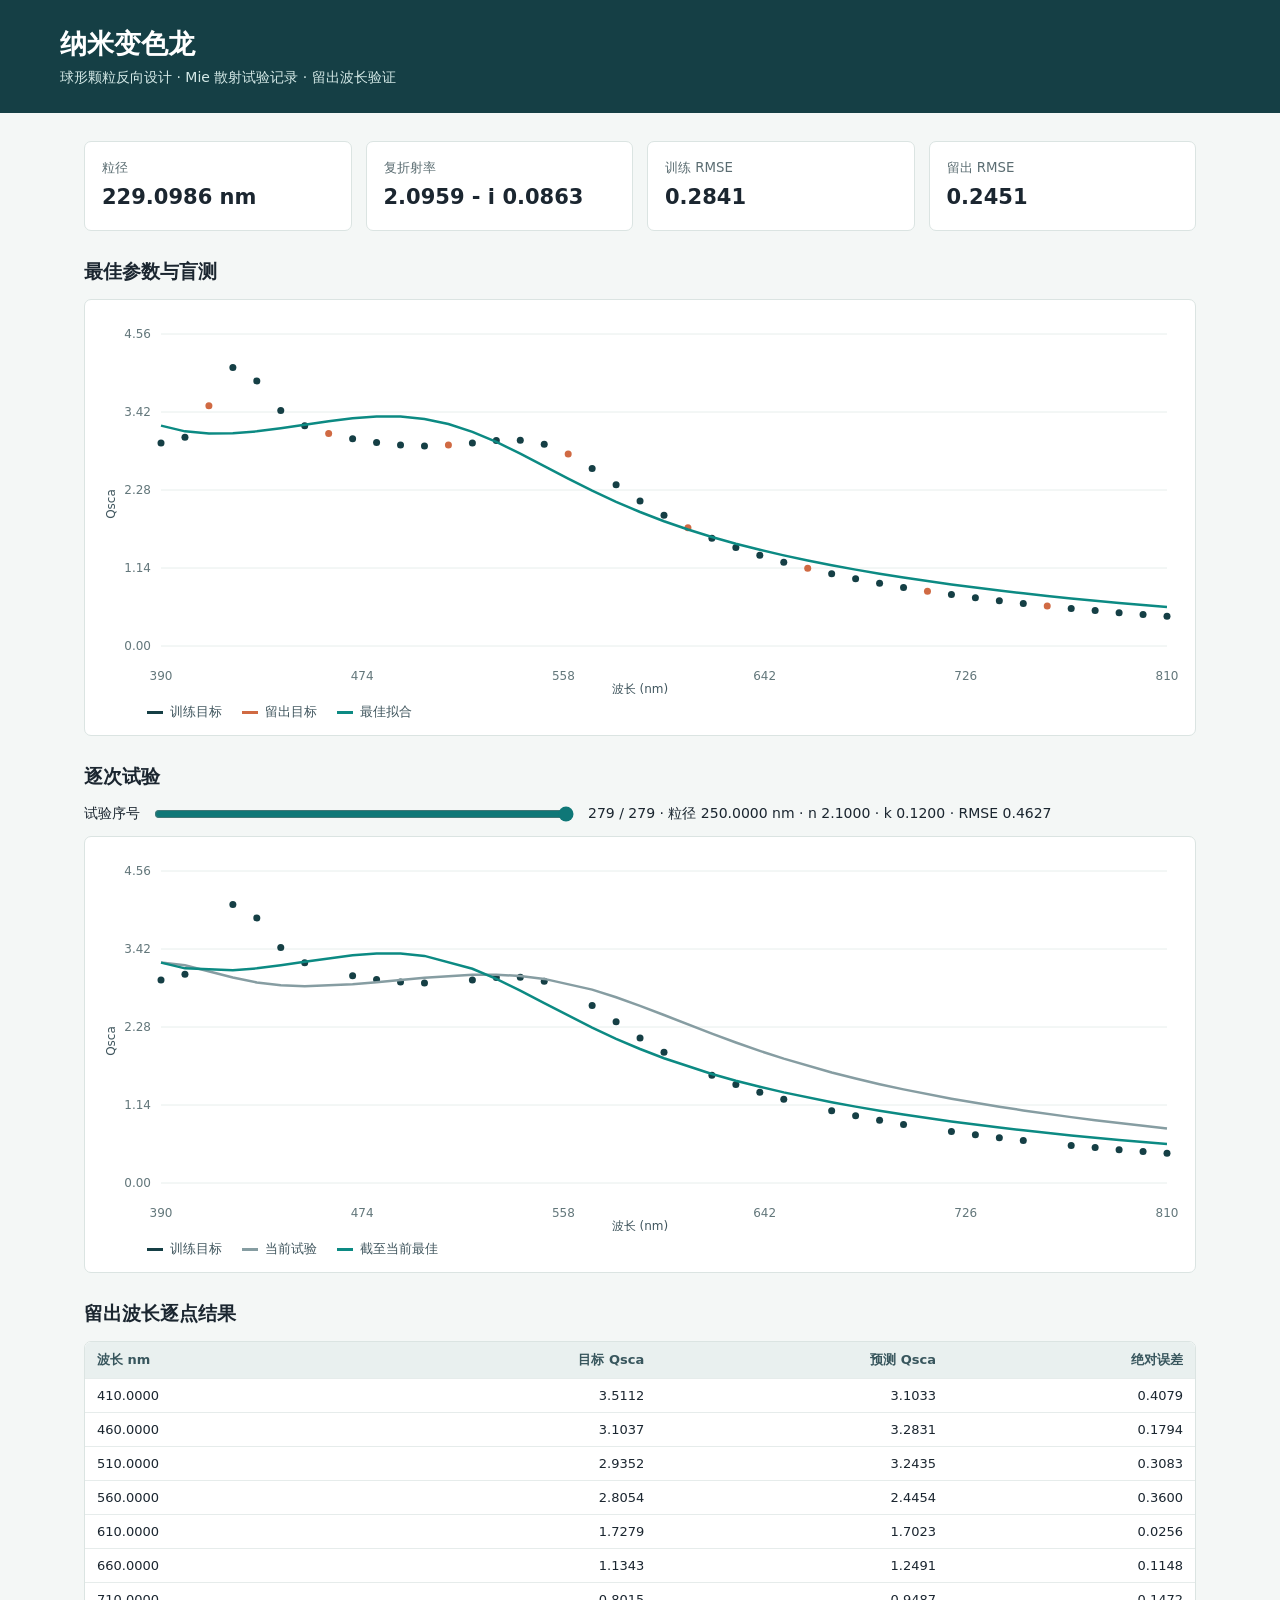
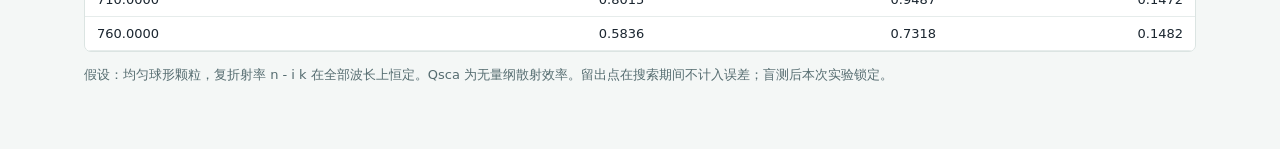
<file: nano_chameleon/demo_reports/93dd00121a0c415681d5d3c0d66770fa.html>
<!doctype html>
<html lang="zh-CN">
<head>
<meta charset="utf-8">
<meta name="viewport" content="width=device-width, initial-scale=1">
<title>纳米变色龙 | 实验报告</title>
<style>
:root { color-scheme: light; font-family: system-ui, "Microsoft YaHei", sans-serif; color: #1b2630; background: #f4f7f6; }
* { box-sizing: border-box; }
body { margin: 0; }
header { background: #153f45; color: white; padding: 26px max(24px, calc((100vw - 1160px)/2)); }
h1 { font-size: 27px; margin: 0 0 7px; font-weight: 700; }
header p { margin: 0; color: #d4e9e7; font-size: 14px; }
main { max-width: 1160px; margin: auto; padding: 28px 24px 50px; }
.summary { display: grid; grid-template-columns: repeat(4, minmax(0, 1fr)); gap: 14px; margin-bottom: 28px; }
.metric { background: white; border: 1px solid #dbe4e2; border-radius: 7px; padding: 17px; min-height: 90px; }
.metric small { display: block; color: #5b6d72; margin-bottom: 8px; }
.metric strong { font-size: 21px; font-variant-numeric: tabular-nums; overflow-wrap: anywhere; }
section { margin-top: 28px; }
h2 { font-size: 19px; margin: 0 0 14px; }
.plot { background: white; border: 1px solid #dbe4e2; border-radius: 7px; padding: 14px; }
svg { display: block; width: 100%; height: 380px; }
.legend { display: flex; gap: 20px; flex-wrap: wrap; margin: 9px 0 0 48px; font-size: 13px; color: #40565e; }
.legend span::before { content: ""; display: inline-block; width: 16px; height: 3px; vertical-align: middle; margin-right: 7px; background: var(--line); }
.controls { display: flex; align-items: center; gap: 12px; margin-bottom: 12px; flex-wrap: wrap; }
input[type=range] { width: min(420px, 55vw); accent-color: #0f7777; }
label, output { font-size: 14px; }
table { width: 100%; border-collapse: collapse; background: white; font-size: 13px; }
th, td { padding: 9px 12px; border-bottom: 1px solid #e6eceb; text-align: right; font-variant-numeric: tabular-nums; }
th:first-child, td:first-child { text-align: left; }
th { background: #e9f0ef; color: #38565d; }
.table-wrap { overflow-x: auto; border: 1px solid #dbe4e2; border-radius: 7px; }
.note { color: #556c70; font-size: 13px; line-height: 1.6; }
@media (max-width: 700px) { .summary { grid-template-columns: repeat(2, minmax(0, 1fr)); } svg { height: 300px; } header { padding: 22px 24px; } .metric strong { font-size: 17px; } }
</style>
</head>
<body>
<header><h1>纳米变色龙</h1><p>球形颗粒反向设计 · Mie 散射试验记录 · 留出波长验证</p></header>
<main>
<div class="summary" id="summary"></div>
<section><h2>最佳参数与盲测</h2><div class="plot"><svg id="final-chart" role="img" aria-label="目标与拟合散射光谱"></svg><div class="legend"><span style="--line:#153f45">训练目标</span><span style="--line:#d06a43">留出目标</span><span style="--line:#0c8a83">最佳拟合</span></div></div></section>
<section><h2>逐次试验</h2><div class="controls"><label for="trial-select">试验序号</label><input id="trial-select" type="range" min="1"><output id="trial-label"></output></div><div class="plot"><svg id="trial-chart" role="img" aria-label="逐次试验散射曲线"></svg><div class="legend"><span style="--line:#153f45">训练目标</span><span style="--line:#869da2">当前试验</span><span style="--line:#0c8a83">截至当前最佳</span></div></div></section>
<section><h2>留出波长逐点结果</h2><div class="table-wrap"><table><thead><tr><th>波长 nm</th><th>目标 Qsca</th><th>预测 Qsca</th><th>绝对误差</th></tr></thead><tbody id="holdout-table"></tbody></table></div></section>
<p class="note">假设：均匀球形颗粒，复折射率 n - i k 在全部波长上恒定。Qsca 为无量纲散射效率。留出点在搜索期间不计入误差；盲测后本次实验锁定。</p>
</main>
<script>
const data = {"run_id": "93dd00121a0c415681d5d3c0d66770fa", "model": "homogeneous sphere; wavelength-independent n and k", "n_env": 1.0, "target": [[390.0, 2.964699904054451], [400.0, 3.0483151907311377], [410.0, 3.511192482861931], [420.0, 4.070068411043283], [430.0, 3.8734924390034333], [440.0, 3.441793166479727], [450.0, 3.219256104947188], [460.0, 3.1037137846561538], [470.0, 3.0281843196898914], [480.0, 2.972929682207092], [490.0, 2.936590555303541], [500.0, 2.9232788514152257], [510.0, 2.935172865533391], [520.0, 2.9670006293183295], [530.0, 3.001392460468791], [540.0, 3.007196425949738], [550.0, 2.9481538776487404], [560.0, 2.805362552212768], [570.0, 2.5945326167588547], [580.0, 2.354366949685319], [590.0, 2.1199128031461245], [600.0, 1.9095472079683786], [610.0, 1.7278783615843634], [620.0, 1.5726927851812744], [630.0, 1.4396697655764708], [640.0, 1.3245141430724419], [650.0, 1.2236432835725417], [660.0, 1.1342681915408732], [670.0, 1.0542760129569773], [680.0, 0.9820761205224093], [690.0, 0.9164639838298623], [700.0, 0.8565151334624224], [710.0, 0.8015071533076931], [720.0, 0.7508638807670642], [730.0, 0.7041160070170205], [740.0, 0.6608733713399796], [750.0, 0.6208054493575665], [760.0, 0.5836275379995093], [770.0, 0.549090891999532], [780.0, 0.5169756038168528], [790.0, 0.4870853937366245], [800.0, 0.45924373580988453], [810.0, 0.4332909234118315]], "holdout_indices": [2, 7, 12, 17, 22, 27, 32, 37], "trials": [{"trial": 1, "diameter_nm": 160.0, "n_real": 1.55, "k": 0.02, "train_rmse": 2.026715452502545, "curve": [0.5768129204514977, 0.5358797784735603, 0.4630856586562362, 0.43063146215695114, 0.4005195174277088, 0.3725813894966518, 0.3226481350517164, 0.30039235014009513, 0.27978267904855997, 0.26070567657595073, 0.2267226249320144, 0.2116164220830568, 0.19764276260268226, 0.18471531899913846, 0.16168140107510368, 0.1514296058186237, 0.14193305278329146, 0.13313177656177072, 0.11739814690168192, 0.11036799098817882, 0.10383694611214965, 0.09776550510307365, 0.0868594969297955, 0.08196125431036862, 0.07739479581994603, 0.07313454822827667, 0.06544089077032006, 0.061966299797242747, 0.058715235041372195, 0.05567111979090066, 0.05014411290082538, 0.04763440483792232, 0.04527780680715426, 0.043063457634512824, 0.04098135963433528]}, {"trial": 2, "diameter_nm": 350.0, "n_real": 1.7, "k": 0.2, "train_rmse": 0.8877635463886626, "curve": [1.985560142354441, 1.9967492962445903, 2.021531151571466, 2.0291870177708815, 2.0301151116783385, 2.022803849241529, 1.9834722519772532, 1.9540644645150933, 1.9208921651232582, 1.8860551505242735, 1.8176645877309874, 1.7858705839734952, 1.7560288768009829, 1.7279651797376991, 1.675561491662186, 1.6502275139405262, 1.624806455962075, 1.598857548407772, 1.5440177644666813, 1.514688616194817, 1.4839640796393603, 1.4518746419514839, 1.3841357088866366, 1.3489092753304144, 1.3131248429349658, 1.2770610208797484, 1.2051627910645406, 1.1698003652424984, 1.1350863550880934, 1.1011653773234795, 1.0360920413522494, 1.0050504409139251, 0.9750330194635238, 0.9460335142968608, 0.9180302957471322]}, {"trial": 3, "diameter_nm": 52.28924868121874, "n_real": 1.291739298891972, "k": 0.22091423339404953, "train_rmse": 2.25070250610596, "curve": [0.0042955278659710045, 0.003889784094673996, 0.0032115873247543377, 0.002927660987746171, 0.0026742722643242974, 0.0024475855407416324, 0.0020616233454229665, 0.001897079341523645, 0.0017485691835414094, 0.0016142616208517624, 0.0013820862570784935, 0.0012816146095949302, 0.0011900842467238906, 0.0011065599850816868, 0.0009603329095093418, 0.0008962609564340661, 0.000837433181381487, 0.000783344048107047, 0.0006876316812976524, 0.0006452497075512526, 0.0006060777678617491, 0.0005698290171833182, 0.0005050973299424592, 0.00047617460141355264, 0.0004492899388132286, 0.0004242736666441887, 0.000379246980401769, 0.0003589715730553607, 0.00034003167424769633, 0.0003223232296710359, 0.00029023016519188073, 0.0002756803971696894, 0.000262030207704547, 0.00024921374053628467, 0.00023717068984450198]}, {"trial": 4, "diameter_nm": 356.1454727089338, "n_real": 1.2807654430662703, "k": 0.010229548733620836, "train_rmse": 1.715701741094845, "curve": [1.1072137559885564, 1.0522043065335056, 0.9573564049830917, 0.9152842965258315, 0.8754250933032587, 0.8370406788865015, 0.7630194353466853, 0.7270916195011481, 0.6919560820383848, 0.6577813986853056, 0.5931160787742152, 0.5629870251007437, 0.5345006847501241, 0.5077239157254819, 0.4593231276986023, 0.4376109654654889, 0.41745020251838943, 0.39873730308784244, 0.3652023145410776, 0.35015152734091476, 0.33609918294630103, 0.322944386289164, 0.2989671177283059, 0.28798714442470297, 0.27758936597291056, 0.26771641350912906, 0.24935192056676078, 0.24077976352618555, 0.23256969065714866, 0.22469398283965375, 0.20985340198573701, 0.20285006486058688, 0.19610322145125114, 0.18959929124359984, 0.1833263131516604]}, {"trial": 5, "diameter_nm": 448.2814714499209, "n_real": 1.7529049098808738, "k": 0.03589823697624345, "train_rmse": 1.6013380521557168, "curve": [2.752990325789906, 2.80005789272831, 3.187752993361878, 3.413738422561905, 3.6141256535938986, 3.7585073167005887, 3.744629946380326, 3.625351645069705, 3.52662151277489, 3.4839827568064305, 3.5439684316587807, 3.6167309910422847, 3.7002285921800557, 3.782968335618852, 3.900996644370207, 3.9140546138589727, 3.885135318955762, 3.8128782506321786, 3.5730415471367554, 3.4350660559718618, 3.303565742571988, 3.186809684765435, 3.0082983178698557, 2.9451501365560566, 2.8965118845231648, 2.8598549115285548, 2.8129460501039567, 2.79838088995806, 2.787139457028019, 2.7774278379154262, 2.7559198011697434, 2.7410521270826047, 2.721625623591299, 2.6965185246743713, 2.664866857115106]}, {"trial": 6, "diameter_nm": 181.42823399445615, "n_real": 2.7265409596819374, "k": 0.33737883615080005, "train_rmse": 0.5129122132560693, "curve": [2.0835669879020347, 2.2082091923441376, 2.4460038525005254, 2.5479010412352388, 2.6336568593226097, 2.7013257362914653, 2.7780534010685716, 2.7855683399566766, 2.7715509560612257, 2.7353969669378513, 2.5969135383907767, 2.4973095638054215, 2.381540049926368, 2.25414716799638, 1.9845251954119816, 1.8512034398381898, 1.723194945759355, 1.6023702828971154, 1.3853822454412918, 1.2893108094337382, 1.2010284413287902, 1.119975433545331, 0.9771616312540794, 0.9142495369713197, 0.85630183979916, 0.8028548543269025, 0.7078424462988248, 0.6655723303624258, 0.6263847284108806, 0.5900132768102241, 0.5247863332879114, 0.49552162759750384, 0.4682493164934163, 0.4428104706603635, 0.4190608248196257]}, {"trial": 7, "diameter_nm": 288.5038850124094, "n_real": 1.8935353358857792, "k": 0.27621808653388275, "train_rmse": 0.8870338486728421, "curve": [1.9707309143556484, 1.9936756254386736, 2.002455046682758, 1.9908090430591692, 1.9721991264229266, 1.9499018163838158, 1.9046489507839792, 1.8846573257949777, 1.8669748262005406, 1.8512555623097962, 1.8228202185611624, 1.8083878501471033, 1.7926946601041747, 1.7750200743265445, 1.7315823983586371, 1.7051769868787225, 1.6755193514857736, 1.6427289138853094, 1.5689372831514985, 1.5287847845116262, 1.487119987640139, 1.4444500623842, 1.357960747494462, 1.3149335087439242, 1.2724660943703343, 1.2307832588184588, 1.1503652161678886, 1.1118022083771204, 1.0743881283255188, 1.0381282013989606, 0.9690111125347136, 0.9361007439683697, 0.9042461988049679, 0.8734136772922113, 0.8435700798775174]}, {"trial": 8, "diameter_nm": 257.9361805906707, "n_real": 2.2739226870606246, "k": 0.10005673065051984, "train_rmse": 1.1397545284433872, "curve": [2.9036481301879857, 3.0498758234857606, 3.327365832459053, 3.420626081550326, 3.428982443899767, 3.3540047328187397, 3.1784747531497355, 3.14563602563411, 3.1484066370077626, 3.1764673499330325, 3.2777916222633263, 3.3413582216800846, 3.409086173197148, 3.4779934005694764, 3.604836812643793, 3.6530947374028235, 3.6829485174386107, 3.687318064388873, 3.595331164591939, 3.4934868053813486, 3.357524493240628, 3.194828616853836, 2.8284294095736238, 2.6432704102231743, 2.465842214121175, 2.2998850324869355, 2.007761127800554, 1.8812350252355334, 1.7664462982282743, 1.662146296055766, 1.480121183399643, 1.4002218792536276, 1.3265099550061135, 1.258236981514721, 1.1947724240508568]}, {"trial": 9, "diameter_nm": 317.2738512466019, "n_real": 1.9988697686719124, "k": 0.12721622577574593, "train_rmse": 1.0439057094777038, "curve": [2.36905695015617, 2.459275478321968, 2.689514226933954, 2.807246344072547, 2.91391750790229, 3.000767867169905, 3.0809005878778937, 3.0639968602903864, 3.0140371722577304, 2.944652374437194, 2.8072645923519066, 2.757344096420926, 2.7230724459969404, 2.7028578013380136, 2.6937122151151827, 2.6991394279149774, 2.707739114789491, 2.717092041932857, 2.7288962138030057, 2.7269999882533487, 2.717251076729242, 2.6979897771717516, 2.626569967378222, 2.5737537705264515, 2.510244384990785, 2.437392894115562, 2.27132931640589, 2.1824371358293746, 2.09241541649572, 2.003024392671364, 1.8313287671671967, 1.7506920587562813, 1.6741055088561394, 1.6016926128458189, 1.5334074698348532]}, {"trial": 10, "diameter_nm": 154.9964750247668, "n_real": 1.65822829125099, "k": 0.08875391084243543, "train_rmse": 1.9761442784766274, "curve": [0.7039073023289385, 0.6545649682378307, 0.5667372391543057, 0.5275016728652007, 0.491031936039096, 0.45712797782225045, 0.3963507804610878, 0.36918241363549065, 0.3439794031556976, 0.32061352460966286, 0.27890632836626883, 0.2603345243365241, 0.2431392572892402, 0.22721910906851012, 0.19882777853860004, 0.18618311716692346, 0.17446647152062153, 0.16360536951945334, 0.14418642192059924, 0.135509344465447, 0.1274487703758834, 0.11995622893788499, 0.10650069739577503, 0.100459249297308, 0.09482837739616029, 0.08957647684108606, 0.0800960263780771, 0.07581648683534656, 0.07181355164763395, 0.06806667181696391, 0.061267140290212116, 0.05818122725667171, 0.055284593644424965, 0.05256376560826155, 0.05000634081685937]}, {"trial": 11, "diameter_nm": 125.03361390979813, "n_real": 1.5243592404723554, "k": 0.29336125776169225, "train_rmse": 2.1510005707086735, "curve": [0.262930026657179, 0.24355396807658541, 0.2090187121925805, 0.19369922970207434, 0.17956904243525265, 0.1665464749657079, 0.14350787767308415, 0.13334147466056956, 0.12398308988661041, 0.11536753379705803, 0.10012593492612419, 0.09339118666799597, 0.08718160221064133, 0.08145294968100426, 0.07127962749574752, 0.06676388627220275, 0.06258644901273634, 0.058719032995308694, 0.0518133675018889, 0.048730166133820224, 0.045866700772605025, 0.04320515835329808, 0.03842429899348796, 0.036276647986978716, 0.03427400197409384, 0.03240508890582749, 0.029028138007622134, 0.0275020612829438, 0.02607348556463499, 0.0247351801364912, 0.022303408130023808, 0.021198273202998153, 0.02015997825543175, 0.019183803867449774, 0.018265407033388244]}, {"trial": 12, "diameter_nm": 489.7219838833928, "n_real": 1.4792434995474428, "k": 0.052930242869043645, "train_rmse": 0.62409751847932, "curve": [2.8657965780352663, 2.8792502560615745, 2.886771949389657, 2.860730101891855, 2.8130238220666324, 2.751564115103847, 2.628650551608059, 2.5796344616782516, 2.5397372127973106, 2.506061205770754, 2.4425052905823907, 2.406109562260311, 2.3637743189016702, 2.3147794736257206, 2.1995668989025527, 2.136800088563468, 2.073480882718719, 2.0116031531932457, 1.8976553531027742, 1.8469116550357434, 1.800402453717351, 1.7577729508272175, 1.681913199801223, 1.6474156498982393, 1.6143781578678094, 1.582243659599736, 1.5188348160317005, 1.486849174366782, 1.4543491732936689, 1.4211982472216904, 1.352796082217661, 1.317644740476178, 1.2820201043751585, 1.2460933247163997, 1.2100601236726098]}, {"trial": 13, "diameter_nm": 433.0594251955853, "n_real": 2.619498342130413, "k": 0.17613143144884072, "train_rmse": 1.4500006529256886, "curve": [1.7192550665163617, 1.743654057476146, 1.7232527875067283, 1.7039215171063382, 1.6771120620086104, 1.6342642775082774, 1.4750714529806042, 1.37602988068985, 1.2932797678944443, 1.2374651684090838, 1.1916944935210654, 1.18668525756829, 1.183064397459376, 1.1680993350872295, 1.0628025778128567, 0.9927667698151539, 0.9419633964339805, 0.9249014014712985, 0.9981593519193322, 1.0773514631450518, 1.1746697438663938, 1.2841419191149044, 1.5263656562663752, 1.650527000051037, 1.7670070218718665, 1.8677194393857626, 2.002554557926422, 2.0372874073752354, 2.05687262100647, 2.0687742417196735, 2.097550349924893, 2.1241998897957766, 2.1617212177671195, 2.2091901964542555, 2.263675877711686]}, {"trial": 14, "diameter_nm": 227.2878058315884, "n_real": 2.1780515447697897, "k": 0.15401280807416284, "train_rmse": 0.36608870348543204, "curve": [2.8069566821831446, 2.762128158969827, 2.7434426974729855, 2.764669381365102, 2.797870564637591, 2.837301779821572, 2.9153918906454073, 2.9448655055510025, 2.961682297789743, 2.9611041483025886, 2.892099791866848, 2.819844348499376, 2.7238585748852744, 2.6083544987609124, 2.342980045425454, 2.205430072603711, 2.071179469044065, 1.9432926741311436, 1.7122869404475454, 1.6097118611988062, 1.5152387167073773, 1.4281854348189185, 1.2734201693895937, 1.2043518289931665, 1.1400437752822365, 1.0800074588955848, 0.9711453781927404, 0.9216627387945814, 0.8751187645457458, 0.831288819722359, 0.7510079443909711, 0.7142281309413093, 0.6794969376192814, 0.6466868232359709, 0.6156807515388845]}, {"trial": 15, "diameter_nm": 342.51229577306106, "n_real": 2.3760205450077354, "k": 0.3115694952053692, "train_rmse": 1.5517685660003357, "curve": [1.1828297648075565, 1.1955785209873806, 1.213107867228216, 1.2209323945997719, 1.2368834457020828, 1.266689347054356, 1.371882398435841, 1.4427227834615342, 1.5207930363096798, 1.601760923764002, 1.7548867506129406, 1.8198287801617994, 1.8742478404447969, 1.917906024961748, 1.9778294961395122, 1.998013111060371, 2.0143810219330764, 2.0286719977607204, 2.056739179539904, 2.072880649642049, 2.091615328761173, 2.1134144471219685, 2.1661116663321778, 2.1961270105560446, 2.2276468419932103, 2.2598598051266365, 2.3231935416605065, 2.352865376173846, 2.380352108079651, 2.405090701331271, 2.4443260547608294, 2.457929288597114, 2.466989853186145, 2.4711565083729563, 2.4701241418824087]}, {"trial": 16, "diameter_nm": 394.3220346455476, "n_real": 2.486632712341477, "k": 0.24202230941898467, "train_rmse": 1.642225677092796, "curve": [1.4030143351964353, 1.3482643765394398, 1.225623469043804, 1.1802004743314949, 1.1532930739123115, 1.142187430727073, 1.1446644940587234, 1.1446894987839837, 1.1356970247529934, 1.118509351541709, 1.0993636923885806, 1.1172780728060219, 1.157762659775248, 1.218129031374835, 1.3813727918233478, 1.4762096949279686, 1.5744770913643351, 1.6714498759938319, 1.8426186977097385, 1.9100855819469014, 1.964131797854964, 2.0062415632458954, 2.0666178969495728, 2.0913262968996675, 2.1155729313440625, 2.1404355683574723, 2.192150419519133, 2.2183936587948336, 2.244934297917913, 2.2723912686830814, 2.3334388942132787, 2.3682073881681953, 2.4059001548993, 2.4461012209804993, 2.4881612540312235]}, {"trial": 17, "diameter_nm": 101.70395533492822, "n_real": 1.1409905257613466, "k": 0.19887962688238786, "train_rmse": 2.2435198439460167, "curve": [0.0232710162021754, 0.021359870276215057, 0.018063036815561425, 0.01664180369599063, 0.015351445247678315, 0.01417858511017528, 0.012138917669927552, 0.01125197335781629, 0.010441987193589469, 0.009701398941254274, 0.008402127586784113, 0.007832015052483163, 0.007308289732517727, 0.006826625032171679, 0.0059743562540051, 0.005597141052117584, 0.005248681532273201, 0.004926443854689175, 0.004351721534401185, 0.004095314495906743, 0.0038572396013576114, 0.0036359728884241033, 0.0032384676840473275, 0.0030598382147473758, 0.0028932102179952362, 0.0027376420563146276, 0.0024563291276067586, 0.002329087661859521, 0.002209898684762222, 0.0020981650981731293, 0.0018949228474778276, 0.0018024534285122208, 0.0017155098343240602, 0.0016337041392379943, 0.0015566794939109883]}, {"trial": 18, "diameter_nm": 227.2878058315884, "n_real": 2.7114085710674924, "k": 0.3191636320345592, "train_rmse": 1.1533036641988794, "curve": [1.6060251448726315, 1.647120570873004, 1.6853273993058324, 1.7128723062481965, 1.7566978761203833, 1.8169426029854694, 1.9760495246386185, 2.0695955375727064, 2.1687885102121047, 2.2701350492104573, 2.464759504791188, 2.5520137467514497, 2.6297607999254407, 2.6967108432657545, 2.7950983891459145, 2.825488675863529, 2.842732354051648, 2.846326831790564, 2.810410769510058, 2.77002664750024, 2.7145683436036347, 2.6445705060357145, 2.4665012502914805, 2.3628394205762757, 2.253105106422969, 2.140197489275614, 1.9151284628267242, 1.8069349672859851, 1.7034012390218498, 1.6052496991847687, 1.4261941740321504, 1.3452309892344596, 1.2696910886685164, 1.1992631360113222, 1.1336062838144547]}, {"trial": 19, "diameter_nm": 211.5276420203886, "n_real": 1.2807654430662703, "k": 0.23563590469535106, "train_rmse": 2.081179368516859, "curve": [0.3429844789945573, 0.3272110556681048, 0.2984185058923551, 0.28521548687714554, 0.27269970981672564, 0.26080263883530147, 0.2386410212990921, 0.22828754642859422, 0.21837265344411053, 0.20886948801359342, 0.19101420703666894, 0.18262863051261688, 0.17458618524392808, 0.166875241670003, 0.1524061848055005, 0.14562866361312946, 0.13914337639689942, 0.132941154788176, 0.12134934339520456, 0.11594144011982238, 0.11077997291462006, 0.1058557745360216, 0.09668273287885377, 0.09241586764551381, 0.08835029096638056, 0.08447733585486822, 0.07727558223552919, 0.07393047386726334, 0.07074540171206642, 0.06771282615899349, 0.062076337067108994, 0.05945868939556302, 0.05696607382781746, 0.054592307773953005, 0.052331478784342494]}, {"trial": 20, "diameter_nm": 254.3571414437824, "n_real": 2.0954714909895236, "k": 0.141942268772438, "train_rmse": 0.5082463126123066, "curve": [2.9843981567559683, 2.9881068872012047, 2.8786822837860035, 2.8132391886418784, 2.7657878949824473, 2.740687975337485, 2.7447194883939123, 2.763931029890078, 2.788433771501593, 2.8141478403846585, 2.8538069698989337, 2.860188429004728, 2.8528024937887495, 2.8286441216655858, 2.7233880133294788, 2.6427966073779037, 2.546625115526754, 2.4387630594138283, 2.2055965346814466, 2.0882875104176093, 1.9744940190977451, 1.866043750231772, 1.6685444593136514, 1.579793861228655, 1.4973525530621452, 1.4207495149799418, 1.2829806456192148, 1.2208182737989466, 1.1625452862761576, 1.1077828187685124, 1.0075239054391558, 0.961503947021966, 0.917935359505443, 0.8766387061567811, 0.8374578304069535]}, {"trial": 21, "diameter_nm": 150.61515259589316, "n_real": 1.963773749832058, "k": 0.33737883615080005, "train_rmse": 1.772241959717201, "curve": [1.1679078132016962, 1.0982150383746623, 0.9682551849688454, 0.9081599945410436, 0.8512813746985105, 0.7975428443721881, 0.6991241400912452, 0.6542499094998033, 0.6121289892053204, 0.5726527243753121, 0.501175736645037, 0.46893625036275355, 0.43886633358976185, 0.410842831367522, 0.3604487675459729, 0.3378417593693994, 0.3168101689038798, 0.297246377420697, 0.2621181501837447, 0.2463655858737524, 0.23170470692288092, 0.2180554846575164, 0.1934988015340598, 0.1824575531970627, 0.17215989169923662, 0.16255059658160845, 0.14519683789840504, 0.13736172769547803, 0.13003316085361552, 0.12317412748906517, 0.11073083824647621, 0.10508612574328587, 0.0997896304883731, 0.09481669652822612, 0.09014458198320188]}, {"trial": 22, "diameter_nm": 323.15187132832165, "n_real": 1.8935353358857792, "k": 0.11736426237684264, "train_rmse": 0.8130336437511791, "curve": [2.592144671021624, 2.6745526680417955, 2.8666447721462345, 2.9520272344318887, 3.015491691853836, 3.0475687447055626, 3.0017382974096116, 2.9342935947953612, 2.854377772601154, 2.7755079554025115, 2.6517279914633516, 2.6108680183924466, 2.5823181323421287, 2.5635277350875616, 2.5444125784614493, 2.538932582972401, 2.5329805624946418, 2.5243628333568626, 2.491402214095087, 2.463945260665749, 2.4277886703799996, 2.382553000579795, 2.266237524880151, 2.197184078358918, 2.122872582835699, 2.045051590882731, 1.8856685718552573, 1.8070137713471313, 1.7305212593025603, 1.656918472742897, 1.519972659000669, 1.4569081376471424, 1.3973913303209473, 1.341263719569758, 1.28831763344164]}, {"trial": 23, "diameter_nm": 318.78901882421155, "n_real": 2.3470920542508598, "k": 0.2022243404355713, "train_rmse": 1.6880887184411353, "curve": [1.2072883664588199, 1.2252502909224383, 1.3513484660329327, 1.4548424799081365, 1.5737966357123943, 1.7030850145202392, 1.9655857948131386, 2.0817371946179373, 2.180050479108246, 2.259809940574449, 2.3753414362916323, 2.4179138699621907, 2.452277245421788, 2.47786460552769, 2.5040816461921964, 2.511009141052377, 2.5201903886591253, 2.5352067534376492, 2.58661006836704, 2.6212550596477207, 2.6597254512431747, 2.700393888099391, 2.782798438115256, 2.822233297616671, 2.859152364495086, 2.892607952614798, 2.9452276189803883, 2.9623126602709346, 2.971779340659196, 2.972513125268866, 2.943761594834079, 2.912786416587806, 2.870315819346654, 2.8165859587663054, 2.7523297957326953]}, {"trial": 24, "diameter_nm": 396.02409159657486, "n_real": 2.7779678428177355, "k": 0.08979440575802626, "train_rmse": 1.4990321408334055, "curve": [2.2359257821942244, 2.200603360603942, 2.205774495428243, 2.226963947826335, 2.221906088316239, 2.108955357273404, 1.657765799817088, 1.519890614428734, 1.4600671710337048, 1.4465117566197698, 1.5023125424560932, 1.5209462874988005, 1.3831232779355127, 1.1331080362543045, 0.749660888041936, 0.6973101450394018, 0.7389915848835723, 0.8582311381159794, 1.2326783114179642, 1.4217055555626454, 1.6298711125949958, 1.8638348239736502, 2.239757771395988, 2.3063233984554836, 2.2895386121389305, 2.220378482745956, 2.0635559631832043, 2.024489859931178, 2.0294481646689246, 2.084528617814817, 2.3493217839576492, 2.5465467308345766, 2.759827653285217, 2.9493596465616405, 3.0750030725613597]}, {"trial": 25, "diameter_nm": 154.9964750247668, "n_real": 2.523750880037654, "k": 0.2610727987432142, "train_rmse": 1.101752528129653, "curve": [2.9053057226622268, 2.8713510502041695, 2.6866766473628756, 2.5425168158779274, 2.376011261118558, 2.199169263217097, 1.8542658898065616, 1.6980324191076812, 1.5555934273821732, 1.4268619270440648, 1.2064499237422843, 1.1122122346671013, 1.0269872240147162, 0.9497155668004172, 0.8155031754144214, 0.7571042935643355, 0.7037046476465398, 0.6547994578671487, 0.5687588553415033, 0.530890148957706, 0.496034435756167, 0.46391770146422884, 0.4069431468060635, 0.381665380092021, 0.35828128805718457, 0.33662847845712546, 0.2979426202850044, 0.28065563486458217, 0.26458938921787123, 0.24964427834568292, 0.22276332996799367, 0.21067000587480872, 0.19938133920876266, 0.18883491586677822, 0.17897375549664368]}, {"trial": 26, "diameter_nm": 366.6706595180385, "n_real": 1.5243592404723554, "k": 0.05067045061645142, "train_rmse": 0.6979346663111505, "curve": [2.731935002247814, 2.7034226816138176, 2.609118011424541, 2.5365361475299224, 2.4502146594639735, 2.356740456593532, 2.1754381401005705, 2.096389627178932, 2.0269957539993104, 1.966540513766031, 1.8658495141455895, 1.8218371690463626, 1.7797029019383968, 1.737991335434664, 1.6515552529318283, 1.605510764213939, 1.557243760415026, 1.506870674722855, 1.4014087666001076, 1.3474880679723389, 1.2936543295941276, 1.2405465986282385, 1.1386574090492796, 1.0906749814494043, 1.0450050397087602, 1.0017659491634199, 0.922626309264411, 0.8865912649680653, 0.8527534736798751, 0.8209638210415675, 0.7628926544392345, 0.7362960707511541, 0.7111275230446344, 0.6872520078196802, 0.6645469708940963]}, {"trial": 27, "diameter_nm": 206.37471664087616, "n_real": 1.517478447685137, "k": 0.052930242869043645, "train_rmse": 1.8294027152212085, "curve": [0.9975224395798611, 0.9269446838995007, 0.8068782977234854, 0.7559595409656671, 0.7100021699287232, 0.6682273407223658, 0.5946608845954775, 0.5618761278161516, 0.5312648123465635, 0.5025597489668643, 0.45009066112821194, 0.4260419466448349, 0.4033086331174527, 0.38180841452582676, 0.3422365854639975, 0.3240485242458087, 0.30685611677507596, 0.2906110832835088, 0.2607801649616462, 0.24710672225685248, 0.23420519100778286, 0.222035125576409, 0.1997342651521853, 0.18952937342625858, 0.17990784843865051, 0.17083630668762176, 0.15421722750787747, 0.14661051938744754, 0.1394354282669061, 0.1326660952627083, 0.12024838178327409, 0.11455525747002256, 0.10917829931253041, 0.10409831227906635, 0.09929726903987961]}, {"trial": 28, "diameter_nm": 136.04083534338724, "n_real": 2.405000271549142, "k": 0.18930971089951498, "train_rmse": 1.604538391971994, "curve": [2.0744960974007105, 1.8592533040326285, 1.5042493650352502, 1.360130086631517, 1.233903867807947, 1.1226399519770154, 0.9359283317277443, 0.8570754353027527, 0.7861806637836629, 0.7222577411016412, 0.6121743386799042, 0.5647257570974081, 0.5216248931387067, 0.48241997361345607, 0.41415150196836314, 0.3844225938497112, 0.35724749983655085, 0.3323775227194381, 0.2886874679286235, 0.26949057191386566, 0.25184018703997374, 0.23559315972292894, 0.20680804810363082, 0.19405054502869518, 0.18225489883014734, 0.1713368143687849, 0.151836583132689, 0.14312374727806776, 0.13502562388610598, 0.12749138472243643, 0.11393451454921544, 0.10783208686701735, 0.10213312948667272, 0.09680620076875111, 0.09182265006332686]}, {"trial": 29, "diameter_nm": 337.47706111800835, "n_real": 1.497145145987755, "k": 0.01660108228678661, "train_rmse": 0.8397287764931961, "curve": [2.802831706965245, 2.667176278054234, 2.396409460153304, 2.2822355906527405, 2.1865103267850783, 2.107295095370614, 1.9835638842933516, 1.9313473913999337, 1.881153089120634, 1.8304565692688062, 1.7209629092199101, 1.6606438688039546, 1.596696089480158, 1.5298547053094966, 1.3919859497337277, 1.3234485773254632, 1.2566949355328545, 1.1926087944238972, 1.0747025665177556, 1.0214207048028274, 0.9719587384385361, 0.9261755257792896, 0.8446982902880185, 0.8084390403703017, 0.7747756221320642, 0.7434281897427237, 0.6866711314270549, 0.660820680798926, 0.6364055300924072, 0.6132691972493494, 0.5703164783893236, 0.5502891201200938, 0.5311137086329545, 0.5127212031837812, 0.4950532989759254]}, {"trial": 30, "diameter_nm": 237.51434632777486, "n_real": 2.0595189216967595, "k": 0.15052248724065748, "train_rmse": 0.4424596698012795, "curve": [2.767565641670793, 2.7061438556295516, 2.6457751105989282, 2.6440323540463337, 2.654301280339988, 2.6711804599356643, 2.705291799585283, 2.7134989018771396, 2.7101941382090624, 2.6917419719292672, 2.600005511814529, 2.525921188693367, 2.435477947827588, 2.332408479198979, 2.1064196378909936, 1.9919298684544156, 1.8807133208122093, 1.7747193929139413, 1.5819398517324603, 1.49544192928077, 1.4151519276092235, 1.3405789034767845, 1.2064711570126294, 1.1459445947497668, 1.0891917824916006, 1.0358493436305636, 0.9381976170454547, 0.8933973598709267, 0.8510117408080375, 0.8108732066490051, 0.7367685687622897, 0.7025570132278366, 0.6700956370006272, 0.6392882978007011, 0.6100461527496648]}, {"trial": 31, "diameter_nm": 203.44824949871685, "n_real": 2.3802859058230115, "k": 0.19054762323455993, "train_rmse": 0.34266198242530943, "curve": [2.60685558187885, 2.656692318009619, 2.791690785385824, 2.8641320636542336, 2.93359080202541, 2.9964793292347487, 3.0880347858622033, 3.1081985338142446, 3.104835441554153, 3.0733880840447836, 2.9171259781373986, 2.795546183188631, 2.652693217678021, 2.496911925003461, 2.178446735940649, 2.027433538192606, 1.8862159066223323, 1.7558950239591617, 1.5274088422145797, 1.427766916440753, 1.3366058156876968, 1.2529997188674653, 1.1051963501030828, 1.0396264359270617, 0.978854344019882, 0.9224133666617415, 0.8209727853974909, 0.7753221199478569, 0.7326829234161938, 0.6928180560050378, 0.6205837660610513, 0.587850066230763, 0.557156548138536, 0.5283589612914674, 0.5013249275932538]}, {"trial": 32, "diameter_nm": 239.81596066613537, "n_real": 2.10851121830889, "k": 0.259275045218194, "train_rmse": 0.6867783124357772, "curve": [2.2352520568333305, 2.2215327647200644, 2.197815276720625, 2.1953889503204636, 2.199603403625116, 2.2086220241318886, 2.2313232298509384, 2.2401472364036317, 2.244366038175581, 2.242117246864091, 2.212470287234201, 2.1832835240381008, 2.144206665923567, 2.09572320536546, 1.975058211540297, 1.9060399688503362, 1.833587326786379, 1.7593883471462384, 1.6113223600968507, 1.5394992964852237, 1.4700272937538992, 1.4032597597569183, 1.278400419551991, 1.2203106166373054, 1.1650064863332006, 1.1123667902765577, 1.0145498316608266, 0.9691105630258955, 0.9258204918380357, 0.8845676774989958, 0.8077690017018813, 0.7720399173009184, 0.7379797398080566, 0.7055117900974257, 0.674563830398477]}, {"trial": 33, "diameter_nm": 104.3131517682616, "n_real": 2.3802859058230115, "k": 0.19054762323455993, "train_rmse": 2.0401094221728076, "curve": [0.6532085353731575, 0.5873933462089345, 0.4780265067594759, 0.43257080314675894, 0.3922266330490007, 0.35634969928953447, 0.2958476911142441, 0.2703243641085764, 0.2474519200775855, 0.22691591683411552, 0.1917942513135018, 0.17676240597760182, 0.16316565636228078, 0.15084511230913325, 0.129492706487109, 0.12023116941090506, 0.11178228303654383, 0.10406255117644174, 0.0905238488127899, 0.08458161610510075, 0.07912001811543613, 0.07409325729642874, 0.06518533506230227, 0.06123513297616216, 0.05758071072598004, 0.054195876709894716, 0.04814319540663513, 0.04543508559192179, 0.04291554310070165, 0.04056900006406369, 0.036339873200122545, 0.034432931523307744, 0.03265001155798901, 0.03098153277615882, 0.0294187677098231]}, {"trial": 34, "diameter_nm": 237.4575480059423, "n_real": 2.0917801694979863, "k": 0.13842738167691915, "train_rmse": 0.379846810420054, "curve": [2.915952153803065, 2.840622693643559, 2.757447601619926, 2.752314408841655, 2.763987868354635, 2.7862315961345097, 2.8407945373026937, 2.863241901937097, 2.876052417263869, 2.8745581889405947, 2.8131611499294844, 2.748992750841402, 2.6631119951050195, 2.5587614074657195, 2.3149933975896473, 2.186583007587253, 2.060035249114309, 1.938495242523908, 1.716984215484473, 1.6180172298927469, 1.5266352642843666, 1.4422760993343287, 1.2919902550097708, 1.224783220250086, 1.1621101605028816, 1.1034932989949036, 0.996857798756208, 0.9482001863413819, 0.902302843329159, 0.8589529577610591, 0.7791840153468962, 0.7424629232662467, 0.7076769099197509, 0.6747115224271117, 0.6434622526370369]}, {"trial": 35, "diameter_nm": 283.89412863429345, "n_real": 2.185048815271759, "k": 0.0647159134830893, "train_rmse": 1.5331294965351863, "curve": [2.8526374532648986, 3.0533894050441064, 3.4346621946246025, 3.626865140010875, 3.8207452988820267, 3.9855933667176258, 3.983112352466856, 3.8024602955457816, 3.611110228739943, 3.4698496931925926, 3.354174848480758, 3.3545508481663475, 3.379117453254461, 3.4210228088781673, 3.539059554206921, 3.6082905849710403, 3.6796877031209836, 3.7489607609509163, 3.8584287267767907, 3.884530003956066, 3.8813872888350076, 3.84256733750321, 3.647699847373787, 3.4972856739853553, 3.3218698966680362, 3.1317871591443036, 2.7458509213590707, 2.563930594620832, 2.3946183922634017, 2.2393117252561234, 1.9701011560338535, 1.8542486259464452, 1.7491744260405233, 1.6535639970665357, 1.5662037465567906]}, {"trial": 36, "diameter_nm": 267.93476288899404, "n_real": 2.0174953984453277, "k": 0.1041541665149722, "train_rmse": 0.5293384933180104, "curve": [3.324389032188828, 3.3653543991584947, 3.2414096247351494, 3.125339389247089, 3.020199802789887, 2.943301218849282, 2.8753550376022, 2.8730086240225456, 2.883644595596483, 2.9020246358894206, 2.943228152642423, 2.956992124208734, 2.9602277180304495, 2.948752065972604, 2.8690728872924307, 2.798226243600754, 2.7080967879799003, 2.602021139276222, 2.360728284736631, 2.2352039213226016, 2.11183439403147, 1.993385533054489, 1.7771933199031713, 1.6804426501900553, 1.591054810879686, 1.5085272667736622, 1.3615694492373558, 1.2958878413052748, 1.2346432719975164, 1.1773441848105923, 1.0729452216082018, 1.0251754937347888, 0.9799968196174108, 0.9371894652339425, 0.8965667361491565]}, {"trial": 37, "diameter_nm": 125.28445819215258, "n_real": 2.6127097571574964, "k": 0.28575310009498056, "train_rmse": 1.6813672693988186, "curve": [1.8541038174997695, 1.6632989207679898, 1.3420617726100488, 1.2096494839693548, 1.093164292904137, 0.9904036195444624, 0.8186120463309249, 0.7465772779034361, 0.6821851383109404, 0.6244752873984286, 0.5259656819867653, 0.48387239001596927, 0.44583602645539755, 0.4114058445669227, 0.35183713418414075, 0.32604967769123055, 0.30255803464126424, 0.2811258846287853, 0.24362742623382055, 0.22721125073809742, 0.2121493095190842, 0.19831133868797682, 0.17385509212088085, 0.16304031952710224, 0.1530537886221533, 0.14382100685845015, 0.12735587034419105, 0.12000921447677328, 0.11318629173221845, 0.10684302696199215, 0.09543989447873263, 0.09031129438121661, 0.08552413346144203, 0.08105148011046465, 0.07686883972763224]}, {"trial": 38, "diameter_nm": 382.88603579063783, "n_real": 2.5672269373047065, "k": 0.10005673065051984, "train_rmse": 1.9594695929254644, "curve": [1.8718306373103384, 1.7699513704317291, 1.3383051068842666, 1.2179439236273046, 1.1839319996160358, 1.1989884038602523, 1.2898891948312015, 1.3186662642618667, 1.229207194752389, 1.0528130559921425, 0.8765752685364502, 0.9391696948769898, 1.0799706414459918, 1.2665776762630423, 1.627353695475141, 1.8107210801253917, 2.0066673294958774, 2.1895002247632176, 2.425081624052184, 2.469172877163898, 2.482339516031423, 2.48666663149203, 2.5450349733599285, 2.621728283363004, 2.7323626041177187, 2.8669545188828147, 3.1152293682514833, 3.176407947908926, 3.1882265048934886, 3.1743234981609643, 3.1639630726901715, 3.1846240921052242, 3.2200695031340643, 3.2657249781387625, 3.317683794247932]}, {"trial": 39, "diameter_nm": 317.2738512466019, "n_real": 1.4662212777048782, "k": 0.2827256709258909, "train_rmse": 1.5408393105590301, "curve": [1.1600585956332201, 1.1360726718583816, 1.086452487836533, 1.0613017290974538, 1.036168934960534, 1.0111686942900022, 0.9618079767366773, 0.9375016692120164, 0.913460681687096, 0.8896949690171628, 0.8430538431687085, 0.8202272264115013, 0.7977723187787937, 0.7757255618315144, 0.7330032976485608, 0.7123942542294202, 0.6923222025431608, 0.6728052344303853, 0.6354706599017683, 0.6176516162036527, 0.6003862123694554, 0.5836589471482609, 0.5517387829530787, 0.5365003707464457, 0.5217111732911117, 0.5073474050481906, 0.47980603757181395, 0.4665871335203784, 0.45371153381809604, 0.44116321807525, 0.41699376867894883, 0.4053496874793737, 0.39398669220028926, 0.3828969774485332, 0.37207387697041744]}, {"trial": 40, "diameter_nm": 289.33940049712544, "n_real": 1.7375510094624649, "k": 0.2610727987432142, "train_rmse": 1.0706418573161307, "curve": [1.8240213234458098, 1.8064868524778248, 1.7547037346826024, 1.7249447164121379, 1.6950034115558374, 1.6658981542939029, 1.611416232038996, 1.5856751454603264, 1.560343829352112, 1.5348965936140053, 1.481758753586016, 1.4533577376162974, 1.4234664866173568, 1.3920457474358023, 1.325037160960712, 1.2898835100501747, 1.2540138505020728, 1.2177437776275117, 1.1452056637566252, 1.1094586280513492, 1.0743339612684175, 1.0399783615321034, 0.9739442201427939, 0.9423602527232803, 0.9117486325962909, 0.882097866004659, 0.8255771872555483, 0.7986419367589584, 0.7725433103471855, 0.7472470330552403, 0.6989358194410993, 0.6758651488149258, 0.6534855082457397, 0.63177610838722, 0.6107185049301684]}, {"trial": 41, "diameter_nm": 177.02429649818902, "n_real": 2.258386428828096, "k": 0.3028537492694584, "train_rmse": 1.0651701360767265, "curve": [2.3242877049576722, 2.322756380995329, 2.264666780616912, 2.2074585649537, 2.133537192979756, 2.046144311547515, 1.8471905280707739, 1.7434912511455332, 1.64111643329749, 1.5420796037638667, 1.3582811247058648, 1.274314154242943, 1.1956290548763477, 1.1220159560583323, 0.9888839740627742, 0.9287759560161407, 0.8725965944313713, 0.8200850307591884, 0.7251131603503048, 0.6822183626577457, 0.6421190313767842, 0.60463221099268, 0.5368202109303918, 0.5061825188001071, 0.47753102563975103, 0.45073221262688085, 0.4021995295745732, 0.38023845927464706, 0.359674940678287, 0.34041309443303325, 0.305442795865984, 0.28957342998358354, 0.27468322150251656, 0.2607050767563663, 0.2475766568686795]}, {"trial": 42, "diameter_nm": 489.7219838833928, "n_real": 1.4792434995474428, "k": 0.2951545835055842, "train_rmse": 1.2651166931627644, "curve": [1.3416382507328684, 1.343928346424743, 1.3462462517057419, 1.3459395587442087, 1.3442251288912652, 1.3408676284703935, 1.329181934895045, 1.3212301959914274, 1.3122596204155719, 1.3025562479412716, 1.2817574991107055, 1.2708600468591822, 1.2596461778265005, 1.2480731089518762, 1.2236229293069083, 1.210657614965866, 1.1971770847732857, 1.1831975658297218, 1.1539168879599742, 1.138740361691985, 1.1233006228887905, 1.1076677431258857, 1.0760713320259079, 1.0602101119198644, 1.0443592098109236, 1.0285467355283422, 0.9971134569157608, 0.9815172046568988, 0.9660113179331199, 0.9506005474737915, 0.9200788786657161, 0.904975105299108, 0.8899816546541216, 0.8751038111148904, 0.8603478575438673]}, {"trial": 43, "diameter_nm": 302.5833472291721, "n_real": 1.9237796515306833, "k": 0.027526173812266852, "train_rmse": 1.1002053477041291, "curve": [3.8780467458515835, 4.1100215071975805, 4.540004848201884, 4.639558133389928, 4.577912022392965, 4.355505573105842, 3.7902853833356964, 3.5872988659507947, 3.4525902990325257, 3.3726317099570142, 3.323787656210201, 3.335351683183384, 3.3612729816043543, 3.3954565693592134, 3.4641528176238077, 3.485548300423622, 3.4891917905719514, 3.4688117212719978, 3.3399195197746576, 3.23062812423177, 3.0963535754860976, 2.943965882142806, 2.6160273840143953, 2.4541674439053476, 2.3001456801061204, 2.1565713045927777, 1.9043169350873819, 1.7951656967108494, 1.6962066809049419, 1.6063549598174125, 1.4496493576579086, 1.380837766514282, 1.3172703456356152, 1.2582563898423642, 1.2032131588294475]}, {"trial": 44, "diameter_nm": 219.45200230446224, "n_real": 2.522627627831462, "k": 0.16056151886546488, "train_rmse": 0.7954242893541617, "curve": [2.425367814507648, 2.527484026208151, 2.6692978493891273, 2.7126920908237415, 2.769494837396625, 2.8451365535920674, 3.0257996759621015, 3.1180389595199376, 3.206913431279346, 3.2908048528765983, 3.4386172367407384, 3.4988342736112577, 3.545659809875752, 3.574087696806528, 3.5500359712708534, 3.485219032651424, 3.3810238924416143, 3.2399416343339373, 2.8800319005426744, 2.6832600413636225, 2.488805086968612, 2.303561251641479, 1.9741571952694308, 1.831590764081001, 1.702882995258318, 1.5867220825399693, 1.3864220759643346, 1.2996958987234108, 1.2204425581141989, 1.1477497510753092, 1.0190755063387273, 0.9618895510403414, 0.9088179726720048, 0.8594596751783992, 0.8134691687030059]}, {"trial": 45, "diameter_nm": 237.51434632777486, "n_real": 2.6495670911402067, "k": 0.15052248724065748, "train_rmse": 1.5487575644155336, "curve": [1.9914087692692657, 2.0882275850585414, 2.110758732644156, 2.147068338519321, 2.238243245007864, 2.3717220634533587, 2.6128295933544337, 2.6889591413538168, 2.7654821795628832, 2.856944143663074, 3.067381966251547, 3.172293946850063, 3.2717097384554927, 3.3644164452311647, 3.5299072152513835, 3.6034870604787934, 3.6710518809827466, 3.7317465405391927, 3.822604479021709, 3.8436589115637547, 3.8397375876460047, 3.803454462924942, 3.6130951411362426, 3.4590381362621363, 3.2743007594326827, 3.0700220044597653, 2.648747875743965, 2.449356107816546, 2.264211133584514, 2.0951199431466776, 1.8044718199616723, 1.680610436210904, 1.5690490665141208, 1.4682831858417058, 1.3769398490966733]}, {"trial": 46, "diameter_nm": 138.32245027548706, "n_real": 2.1780515447697897, "k": 0.30144883109921217, "train_rmse": 1.750495780087089, "curve": [1.3649674621533392, 1.261699618848736, 1.0775639726094066, 0.9960024782866022, 0.9208113119834722, 0.8515147383229763, 0.7288661597050196, 0.6747282257431195, 0.6249049001256007, 0.5790686802959057, 0.49814852142235183, 0.4625066012881163, 0.4297343936857911, 0.3995966002907432, 0.3463659229419717, 0.3228836558399238, 0.3012557103903195, 0.2813240464174613, 0.24598256420675532, 0.2303192156158693, 0.21584334873712854, 0.20245428830834597, 0.17857791125457578, 0.1679310357828239, 0.15805047147723397, 0.14887320452563121, 0.132404180309367, 0.1250125556560503, 0.11812358685909602, 0.11169769469597962, 0.1000938136025531, 0.0948527170818965, 0.08994792455103373, 0.08535423005037768, 0.08104855393783576]}, {"trial": 47, "diameter_nm": 219.52225121244857, "n_real": 2.356650414080221, "k": 0.2607547796928632, "train_rmse": 0.5622359140070362, "curve": [2.222850566822812, 2.2437598589105137, 2.3047887570367473, 2.3488667881556142, 2.3993669048815214, 2.452665344313947, 2.5541122143003734, 2.596630701891407, 2.630494467712737, 2.653536443761981, 2.6591132885339923, 2.638267016416293, 2.600283128021092, 2.5451827704351038, 2.3890999222759888, 2.2933030779435644, 2.1901396400419775, 2.083074835934323, 1.868963954611229, 1.766167214054019, 1.6679410970651904, 1.5748989061704979, 1.4050069590140144, 1.327925767706039, 1.2557409960224757, 1.1881346356141964, 1.0653740153964002, 1.0096162580255235, 0.9572419276922154, 0.9080072125503587, 0.8180919402688681, 0.777027759808613, 0.7383314269423493, 0.7018499750988837, 0.6674426208647267]}, {"trial": 48, "diameter_nm": 160.2934644994556, "n_real": 2.718725017528096, "k": 0.2606537648308403, "train_rmse": 0.7464869004477559, "curve": [2.9601006726699457, 3.0414633501990704, 3.127544407108747, 3.1278924931079493, 3.0946779158580426, 3.0236860143617896, 2.765102613160404, 2.5884776706103088, 2.3952501655304634, 2.1981624891554157, 1.8297185584277056, 1.6678497223925024, 1.5224131737457125, 1.3925383262316897, 1.1733286001457184, 1.0807553450884537, 0.9975987606994173, 0.9226423854046416, 0.7933565166827339, 0.737413809560396, 0.6863958555999113, 0.6397645682775072, 0.557869429786629, 0.5218527696569047, 0.4886985125781939, 0.458134999397222, 0.40384383315753136, 0.3797108373377087, 0.3573513433145995, 0.3366117049047078, 0.29945263967515534, 0.2827959990361444, 0.26728189960568505, 0.2528180345077412, 0.23932063316955307]}, {"trial": 49, "diameter_nm": 247.77491369251987, "n_real": 1.8501303650122183, "k": 0.013310810384001337, "train_rmse": 0.3745732143483176, "curve": [3.4365784748668555, 3.3431312240543836, 3.306076279281174, 3.3279783140219537, 3.358578002687499, 3.3846829640535017, 3.3699847163994763, 3.306558853998905, 3.198546154445644, 3.0495415431234907, 2.6735880979467246, 2.4743537457031497, 2.282878268056691, 2.1057790953331423, 1.803920202411329, 1.6783082159628817, 1.5672721964579734, 1.4687270340059828, 1.301446496657426, 1.2295182064437362, 1.1637217486114544, 1.1031017011078248, 0.9945131756882045, 0.9454698376501756, 0.8993924002990824, 0.8559799362648748, 0.7762216039334209, 0.7395109790206047, 0.704717094289633, 0.6717187534910808, 0.6106937004678422, 0.5824851091152106, 0.5557039811357937, 0.5302762743318207, 0.5061325826054687]}, {"trial": 50, "diameter_nm": 254.3571414437824, "n_real": 2.42680241231744, "k": 0.3037473353715515, "train_rmse": 1.0946924955225021, "curve": [1.719735578800403, 1.8107176171301171, 1.9307685028738037, 1.9663540008476859, 1.993587869947814, 2.0175096673276918, 2.068145160940436, 2.099246977327923, 2.1360925043469527, 2.178797904250666, 2.2768401909227656, 2.3282646077184173, 2.378568206947355, 2.425960155082496, 2.5061043313268154, 2.5363958260030417, 2.5587484560025597, 2.5722160546383597, 2.5692167601176745, 2.5514966169165647, 2.5225271378899397, 2.4824008702248492, 2.3711129094763237, 2.3021949534859734, 2.226476139073137, 2.145729252624339, 1.9762012432908496, 1.8905645768163712, 1.8060360071766792, 1.7235356170951082, 1.5670116204705082, 1.4936545976541427, 1.4237467179491528, 1.3572848914395057, 1.2941965260165091]}, {"trial": 51, "diameter_nm": 210.95423174172012, "n_real": 2.7265409596819374, "k": 0.0873736217822502, "train_rmse": 1.3935177038210957, "curve": [2.1934509133969353, 2.3908390142254703, 3.091651677512988, 3.2143948735224406, 3.212098306565172, 3.2645461447054065, 3.5006199332363797, 3.625349717434092, 3.7410964745925885, 3.8481003180982594, 4.048988529562982, 4.15093330420981, 4.258536955517354, 4.373250963338243, 4.608900723102384, 4.703681516573169, 4.7493899960992, 4.712821845913976, 4.313923033465637, 3.976088212365888, 3.5984875586382863, 3.2225448383939126, 2.569639692212763, 2.3063755666480463, 2.0819725463599164, 1.8907459574892862, 1.5855382697776175, 1.4623438475160555, 1.3540431650161435, 1.2580170337096244, 1.095003062936204, 1.0251155046475824, 0.9615222504739376, 0.9033954385366794, 0.8500586957849827]}, {"trial": 52, "diameter_nm": 323.15187132832165, "n_real": 2.738775461672675, "k": 0.1522525147335351, "train_rmse": 2.0111537181618906, "curve": [1.362172272970401, 1.315916868119253, 1.2823791165635898, 1.2306967864879637, 1.1039944776983501, 0.9521774403248309, 0.8240814227202077, 0.878088176636952, 0.992148429194152, 1.1438170209184262, 1.5093301653745255, 1.6984221929900256, 1.853889183094359, 1.949934288108785, 1.972874136952779, 1.9482358623371343, 1.935409232871871, 1.9516405135939685, 2.092737522967523, 2.2061852641864914, 2.327630516910392, 2.4386605252331672, 2.6076043141285448, 2.6826924905629737, 2.7633809303664916, 2.850831260061749, 3.034332937859362, 3.1239551084240853, 3.20931845036622, 3.289436856146648, 3.4330417161517977, 3.496987193751876, 3.556303777716518, 3.611512874784905, 3.6630865388319336]}, {"trial": 53, "diameter_nm": 108.964106373498, "n_real": 2.7261073317268414, "k": 0.31962250115606017, "train_rmse": 1.903653252000257, "curve": [1.1293391443669984, 1.0064203665950433, 0.8071653589061164, 0.7261091270280595, 0.6549654305908448, 0.5922926633822677, 0.4877907497723278, 0.44413373224370895, 0.4052220117913332, 0.37045496174500897, 0.3113725702863407, 0.28623558585818354, 0.26357889573467164, 0.24311705068967854, 0.20781648958275958, 0.1925720019185069, 0.1787024979595181, 0.16606242080474698, 0.14397348111093922, 0.1343120067401691, 0.12545103443515326, 0.11731230805292016, 0.10293116936890863, 0.09657173164413611, 0.09069873660876919, 0.08526811776466699, 0.07558011036072407, 0.07125542498502324, 0.067237650935333, 0.06350092668271504, 0.05677945074487272, 0.05375445732247373, 0.0509295774852858, 0.04828906478736366, 0.04581860248476225]}, {"trial": 54, "diameter_nm": 140.5542529601991, "n_real": 2.5114879385836346, "k": 0.30943264688411676, "train_rmse": 1.4559389733189574, "curve": [2.327413548167062, 2.1731427596725297, 1.8472784214786306, 1.69187035673953, 1.5473542199927284, 1.4151170903342682, 1.1866780645973247, 1.0887124750281705, 1.0001708427787028, 0.9200435564466914, 0.781501745464797, 0.7215798424380643, 0.6670373582389094, 0.6173297731547251, 0.5305477483362895, 0.49266538506497026, 0.4579886185131043, 0.42621310943282936, 0.37030204790406407, 0.34570113353157506, 0.3230649963864582, 0.30221517499239386, 0.2652470976000446, 0.24885304932614347, 0.2336906235349717, 0.21965311750533276, 0.1945761489790155, 0.1833703472204388, 0.1729550135969903, 0.16326517004121344, 0.14583139182296956, 0.13798511720119783, 0.13065863658696306, 0.1238115268821137, 0.11740692519448899]}, {"trial": 55, "diameter_nm": 209.12979016403665, "n_real": 2.2784723946385244, "k": 0.2610727987432142, "train_rmse": 0.5859736444892389, "curve": [2.2822528094449943, 2.3127392489570435, 2.3929765850260942, 2.4347567895664715, 2.4727165321936804, 2.5036898039554503, 2.5335733542371703, 2.5276827420112085, 2.5054687754923584, 2.4660520708361555, 2.3375979060299747, 2.252474550403709, 2.157555283681667, 2.056446269393302, 1.8488765670171272, 1.7475316222609685, 1.6500407899877105, 1.5572794332884237, 1.3872308029474167, 1.3098915109152436, 1.2373904940516, 1.1694330998281577, 1.0459221889286636, 0.9897853927824742, 0.9370407250009376, 0.8874518916608808, 0.7969031221557963, 0.7555702185675739, 0.7166425153296027, 0.6799696932443354, 0.6128418286718784, 0.5821367359866447, 0.5531844382307393, 0.5258791552686034, 0.5001216146422823]}, {"trial": 56, "diameter_nm": 166.3183488105862, "n_real": 2.4602483657460468, "k": 0.3458741596836338, "train_rmse": 1.012678113450831, "curve": [2.4413669048505784, 2.4574526252151383, 2.4235379504620744, 2.3723087715527615, 2.299695139592713, 2.20874762124189, 1.9898206955618398, 1.8716756450747518, 1.7534958221015282, 1.6383735511042619, 1.424529154116791, 1.3274201671195756, 1.237056325430932, 1.1532243139359593, 1.0037050419814142, 0.9371929315796901, 0.8756318287634468, 0.8186365359697766, 0.7169376198714098, 0.6715988523736551, 0.6295527090166944, 0.5905421238406668, 0.520701254313115, 0.48945360111052577, 0.4604037465709697, 0.43338229097847314, 0.38481337371080987, 0.3629904092501252, 0.34264296491163265, 0.3236592979344255, 0.28938038912844954, 0.2739036377159752, 0.25942637086038234, 0.24587499444355973, 0.23318179271985645]}, {"trial": 57, "diameter_nm": 489.7219838833928, "n_real": 1.4792434995474428, "k": 0.20007027370290179, "train_rmse": 1.1098764154535028, "curve": [1.6058599543378316, 1.610732051204731, 1.6167528006313683, 1.6159234672606249, 1.6115289037284226, 1.603529141973494, 1.5791122835353941, 1.5644291528909084, 1.549108148426898, 1.5335799510734256, 1.5022505837261697, 1.486160397222671, 1.4694669608311965, 1.4519503105440281, 1.4139652308989081, 1.3934972325879953, 1.372191839413782, 1.3502354976861075, 1.3052277564544374, 1.2825858684472518, 1.260076369077297, 1.2378172979953936, 1.1943170449020233, 1.1731214496145752, 1.152282032825983, 1.1317672940514063, 1.091547709789068, 1.0717573655496364, 1.0521282834813548, 1.032629432418479, 0.9939385868162245, 0.9747260372918498, 0.9556022064616951, 0.9365765864598442, 0.917664993326599]}, {"trial": 58, "diameter_nm": 302.5833472291721, "n_real": 1.9237796515306833, "k": 0.017725234706620824, "train_rmse": 1.200396011061436, "curve": [4.04213596740621, 4.297651478611379, 4.791551548857023, 4.914548076795479, 4.844804490223718, 4.579246967510534, 3.9223673214248898, 3.696483013049807, 3.550242830995336, 3.4655760937218782, 3.418487097642698, 3.434439187400368, 3.46641234704871, 3.5079305455216256, 3.5931329248684127, 3.622217688998085, 3.631850050001466, 3.6146592926679184, 3.4805251107167936, 3.3625296564562825, 3.2163960535482, 3.0502546300424447, 2.694282509136082, 2.5200201068382855, 2.3552877035489956, 2.2027581047981504, 1.9372617095388525, 1.823361034298709, 1.7205887624358305, 1.6276608604553695, 1.4663950518814912, 1.395869791045021, 1.3308562260525256, 1.2706055198978496, 1.21449103259162]}, {"trial": 59, "diameter_nm": 113.11848243385035, "n_real": 2.723122646025409, "k": 0.27028298410980434, "train_rmse": 1.8419795196034625, "curve": [1.3624544317640745, 1.2074625321940473, 0.9606754845211916, 0.8618048688907481, 0.7756558865943036, 0.7001922031754149, 0.575108187678474, 0.5230840635718791, 0.47681230508759387, 0.43553991709862605, 0.3655423654499054, 0.33581180572049923, 0.30903986659070976, 0.28488190545189673, 0.24325162754818153, 0.22529274564184018, 0.20896423231879505, 0.19409229256594848, 0.16812550609402963, 0.15677749335871802, 0.14637522742049305, 0.13682572467359194, 0.11996397790077268, 0.11251292492937924, 0.1056349132755241, 0.09927775624082429, 0.08794387930755651, 0.08288757461073508, 0.07819191400700622, 0.07382635541436774, 0.06597793397939991, 0.06244760592536365, 0.05915191025595725, 0.05607229658652679, 0.05319190662895338]}, {"trial": 60, "diameter_nm": 457.11027069665573, "n_real": 1.704836303578406, "k": 0.15052248724065748, "train_rmse": 1.0394255250326765, "curve": [1.8449211715762601, 1.9001869362663286, 2.0418364065992956, 2.114666192674921, 2.177247446016661, 2.223750423138507, 2.2654233372384263, 2.2686639677323805, 2.268731163130466, 2.270908562859861, 2.289609713562127, 2.304663649502277, 2.320585707134466, 2.3347604790028016, 2.348579421415911, 2.3448620608280306, 2.3329884224828543, 2.3131482156274394, 2.253898458318575, 2.2178300300149827, 2.1799289693537576, 2.1418348315670652, 2.0697464620601926, 2.0370721976614665, 2.0069380551023204, 1.979241284348986, 1.9299908557376024, 1.9076483097757522, 1.8862473667042727, 1.865353387308325, 1.823471471073692, 1.801772348286319, 1.7791746508349595, 1.755453563286736, 1.7304452664109387]}, {"trial": 61, "diameter_nm": 139.3192820108733, "n_real": 2.1780515447697897, "k": 0.14460814061819277, "train_rmse": 1.7215698343435584, "curve": [1.561997615563467, 1.4162038487019957, 1.1759322696089225, 1.075668508760681, 0.9858068083443394, 0.9048333820872086, 0.7651241329193021, 0.7047140169960535, 0.649721091422558, 0.5996059231889425, 0.5121754443164559, 0.4740676376989438, 0.43923651989033824, 0.4073779003565973, 0.35150355368445113, 0.3270132348126532, 0.3045415520665903, 0.28390384199278257, 0.24747828057777896, 0.2314029126473781, 0.21658359853952636, 0.20290881038940223, 0.178599169949296, 0.16779067700883557, 0.15777761150505207, 0.14849239545802667, 0.13186632670074427, 0.12441960719858668, 0.11748792132035871, 0.11102972206798772, 0.0993860430367461, 0.0941348444882847, 0.08922506522577038, 0.0846306365820797, 0.08032774667800482]}, {"trial": 62, "diameter_nm": 219.52225121244857, "n_real": 2.0209675519599286, "k": 0.10760737321857997, "train_rmse": 0.5505470120806887, "curve": [2.854014065537345, 2.862112689425955, 2.9085821822330953, 2.930371992459236, 2.940572373806718, 2.9315546987177474, 2.8326019125474455, 2.7385319944595974, 2.6185908453744187, 2.479979856317341, 2.180919833742485, 2.034983575281526, 1.8976034889286066, 1.77076302867565, 1.5496456174707, 1.4539658005910827, 1.3667904818952346, 1.2870336492199754, 1.1459887402222346, 1.0831523830477188, 1.0246256788741044, 0.969935184064041, 0.870583373279159, 0.8253389757259075, 0.7827374911805239, 0.7425877194996994, 0.6689962388035005, 0.635274611530276, 0.6034376505809048, 0.573374419687336, 0.5181642276250974, 0.49283095065726423, 0.46889725440446733, 0.44628304624304543, 0.42491267498977153]}, {"trial": 63, "diameter_nm": 193.2380752087381, "n_real": 2.13878074677408, "k": 0.2899679482288047, "train_rmse": 1.0125125694276151, "curve": [2.1705960220870075, 2.178058094255189, 2.1621059797805366, 2.134890522683815, 2.0938790051155878, 2.039676509351582, 1.8989582073186306, 1.8176357401592613, 1.7327360322990764, 1.6467340674020203, 1.4787109792281476, 1.398982501680586, 1.3228946359431781, 1.2506464640810953, 1.1176043369356399, 1.056555316863119, 0.9989228015591519, 0.9445231681613118, 0.8447210233555994, 0.7989935048273394, 0.7558492421364739, 0.7151505937799048, 0.6405776978454657, 0.6064631803588089, 0.57431222146472, 0.5440176115851199, 0.4885909690602399, 0.4632664590399007, 0.43941319142540586, 0.41694538864969105, 0.37584356343673847, 0.35705832014738315, 0.3393559561145379, 0.32267059430930206, 0.30694006475182617]}, {"trial": 64, "diameter_nm": 209.06812241348968, "n_real": 2.279577484011265, "k": 0.260307314662972, "train_rmse": 0.5832140672914685, "curve": [2.285445212046352, 2.3161538697453596, 2.396959995769343, 2.4390470888867823, 2.4773113445220636, 2.5085770960246165, 2.5389605031865456, 2.533242644610451, 2.511121659919621, 2.4716981128305897, 2.342891854364342, 2.257435990938208, 2.1621095255811205, 2.0605499717467888, 1.8520676830396678, 1.7503038636946713, 1.6524347566615156, 1.5593391741328484, 1.3887483382653838, 1.3111932968685487, 1.2385072803573904, 1.1703912180694505, 1.0466267505224378, 0.9903887974685512, 0.937556690928432, 0.8878921294711682, 0.7972206019546653, 0.7558380820464458, 0.716867210136499, 0.6801568161746393, 0.6129677902655654, 0.582237943618413, 0.5532641296033566, 0.5259401625492613, 0.5001664169546676]}, {"trial": 65, "diameter_nm": 321.0534944501642, "n_real": 2.0954714909895236, "k": 0.22750175990554766, "train_rmse": 1.1683028828633348, "curve": [1.6754174639914783, 1.7423923231084342, 1.9033417539169386, 1.9931409342340316, 2.0825475759425034, 2.1662067133418113, 2.29995549301278, 2.344847148038426, 2.3735469377208096, 2.3865115723562274, 2.3747953303996803, 2.358170285737334, 2.340394205926637, 2.3250469569343672, 2.3088876353428693, 2.3086062881110156, 2.3125737859310136, 2.319622572534419, 2.337905917612837, 2.3466773321167063, 2.3536683733274324, 2.357826426874457, 2.353889352223632, 2.3442000416206845, 2.3285437425155093, 2.3065361574844276, 2.2430521769797265, 2.201970800184288, 2.155313956629568, 2.103814586358372, 1.9898328240588008, 1.9292406964163604, 1.8674670888005112, 1.8053244291106088, 1.7435069182321576]}, {"trial": 66, "diameter_nm": 159.60270932234263, "n_real": 2.1590215972370466, "k": 0.03775076311464928, "train_rmse": 1.3461388883436798, "curve": [3.2989239834007327, 2.8940276090875208, 2.2282988319207644, 1.9787555851429064, 1.7734852819796156, 1.6023409421768877, 1.3316734007964128, 1.2216878135372653, 1.1240499198657943, 1.0365468832702303, 0.8859087507753286, 0.8206429703101265, 0.7610335805200463, 0.7064771307598662, 0.6105643786017437, 0.5683904476382852, 0.5296065534597241, 0.4939107818603283, 0.4307234918311195, 0.40276430287147963, 0.37695219162833987, 0.3531037796361691, 0.31064602840853806, 0.2917468778682704, 0.27422915168819884, 0.2579784047151658, 0.2288702410910463, 0.21583138003548397, 0.20369497979839904, 0.19238913843034638, 0.172012475726397, 0.1628271061865968, 0.15424219006971593, 0.14621204507874833, 0.13869487502860794]}, {"trial": 67, "diameter_nm": 85.84300454726954, "n_real": 2.7025210929073586, "k": 0.15359348656357213, "train_rmse": 2.1320413762059847, "curve": [0.37879049618211263, 0.33801716687839806, 0.27173391583711387, 0.2447157629300501, 0.22098892233865744, 0.20008345541267367, 0.16522511739593704, 0.15066162955997803, 0.13767827168055663, 0.12607320539741618, 0.10633292809360215, 0.0979228661220962, 0.09033422016621703, 0.08347215803989692, 0.07160933740684182, 0.06647451896250807, 0.061795301278302434, 0.05752376964000776, 0.050040290834048186, 0.046758454210998855, 0.04374328468068952, 0.04096905205004944, 0.03605442559329578, 0.033875493832502324, 0.03185984754150568, 0.029992938404221098, 0.0266544467532164, 0.025160576870888983, 0.023770585804038367, 0.02247587783993832, 0.020141949950894487, 0.019089304071474963, 0.018104942205462275, 0.017183589944987008, 0.016320444171695966]}, {"trial": 68, "diameter_nm": 318.2082304667131, "n_real": 2.3058927059527186, "k": 0.2905330327942449, "train_rmse": 1.4491248900677187, "curve": [1.2666748571094315, 1.293251403336077, 1.3917346179048011, 1.4642748632280005, 1.5479015120710646, 1.6377803841993637, 1.8145278045238513, 1.8915510498504364, 1.9567178956083962, 2.009067304303581, 2.0788369820635406, 2.100017060243504, 2.1149666339705084, 2.1258837287039034, 2.1443450124627907, 2.1558213200463334, 2.1706273043090776, 2.1892716162165193, 2.236934289490185, 2.264365751640644, 2.2928463560605508, 2.3213413817632436, 2.374564374980366, 2.397588950055165, 2.417210691284628, 2.432749856025341, 2.4491443038762957, 2.448935846823464, 2.442543236496268, 2.429657983792997, 2.383849672475166, 2.3510465951307045, 2.312014634456024, 2.2672463743651625, 2.2173842881435855]}, {"trial": 69, "diameter_nm": 317.2738512466019, "n_real": 1.7560660993728652, "k": 0.023361720419970283, "train_rmse": 0.5782799626984838, "curve": [4.033560891407102, 4.149315815415054, 4.150326129462905, 3.9967337096312194, 3.776730649608816, 3.547123709089963, 3.1959886359405574, 3.087080750458304, 3.013838023548803, 2.967441878147728, 2.9247746259216107, 2.915627298252039, 2.9069901371282625, 2.8936434232606434, 2.8346624534244764, 2.78231305827191, 2.712614950802223, 2.626158067207062, 2.413358110042936, 2.29480239961839, 2.1737950390851126, 2.0540660482877175, 1.8291370195299985, 1.7270511034939469, 1.632701765699244, 1.5460264228819696, 1.3939477299982026, 1.3273072873890488, 1.2660412635799931, 1.20950958394619, 1.1083762982118868, 1.062804743944695, 1.0200264601067046, 0.9797138885059287, 0.9415913980954485]}, {"trial": 70, "diameter_nm": 233.20701900105962, "n_real": 1.146526679973978, "k": 0.09089539208415975, "train_rmse": 2.19491912087522, "curve": [0.12041265025573535, 0.11394128470175259, 0.10242349224674026, 0.09726538367447268, 0.09244598533179174, 0.0879275854918491, 0.07967206818485834, 0.07588617237582104, 0.07230215936028118, 0.06890434692022206, 0.06261598092222306, 0.05970411155866796, 0.056935107250212946, 0.05430120230697868, 0.04941121214563891, 0.047142758670065926, 0.044984463044457454, 0.04293109423622657, 0.03911955115999523, 0.03735215486582425, 0.03567119616010294, 0.03407254397251336, 0.031106477052585218, 0.029731621740843043, 0.0284241814204738, 0.0271808144072985, 0.024873652318520827, 0.02380388200605251, 0.022786227343124466, 0.021818033107133924, 0.020020031317568764, 0.019185527376422484, 0.018391082685987208, 0.017634630931558905, 0.016914210775195122]}, {"trial": 71, "diameter_nm": 187.54871587143657, "n_real": 2.7357041987839095, "k": 0.2725876352782041, "train_rmse": 0.42888167883450856, "curve": [2.081976264795426, 2.2141068388035583, 2.492153714538828, 2.623877830093067, 2.742839495609857, 2.8458043397428563, 2.9983779773294725, 3.046916557934155, 3.0761552568007775, 3.084855058531869, 3.0327013504248237, 2.9676175990041087, 2.8752198611958906, 2.7571197055044863, 2.4631549763593004, 2.301221068087899, 2.1388063127396397, 1.9814477910857962, 1.6949169308820122, 1.5683735169862862, 1.453002449605166, 1.3481255665128995, 1.166207407704019, 1.0872917609767632, 1.015254444285157, 0.9493431013953949, 0.833339520440554, 0.7821692808063861, 0.7349491128555976, 0.6912970863146074, 0.6133970506452531, 0.578592477632174, 0.5462320922151911, 0.516108481371001, 0.48803577116931807]}, {"trial": 72, "diameter_nm": 489.7219838833928, "n_real": 2.13878074677408, "k": 0.052930242869043645, "train_rmse": 2.310686243351949, "curve": [1.4977094357499918, 1.4022584337556638, 1.340352370042495, 1.2829957813854733, 1.2920913094280226, 1.2345131032181165, 1.1292182365588739, 1.2384116238895868, 1.3920989508479042, 1.461993523190203, 1.6414887552718267, 1.7860364967739828, 1.9072128790041483, 1.9939606385155146, 2.1768564370950583, 2.3304860939948084, 2.5223948299848766, 2.694828169605553, 2.7654758233230616, 2.767598983058168, 2.816810103543756, 2.904130814621996, 3.1295167253864493, 3.249663553415421, 3.370588012035765, 3.492373208546763, 3.742642488064142, 3.8717345160715007, 4.000436229539839, 4.1217003193582356, 4.287856646531187, 4.299004214207819, 4.248663663047158, 4.144677554105971, 4.0086482003863315]}, {"trial": 73, "diameter_nm": 302.5833472291721, "n_real": 2.211302994968606, "k": 0.027526173812266852, "train_rmse": 2.282171096067204, "curve": [3.12967732743628, 2.948135264042193, 3.232934868961888, 3.434439727415996, 3.6268312517393864, 3.8268417086499307, 4.347066329603762, 4.6746583912991895, 4.954959990475621, 5.007626190262843, 4.362313499356793, 4.043716872826287, 3.8426424725775763, 3.734918603487478, 3.6868349066130284, 3.7127376748067697, 3.760281368154602, 3.824987945566305, 3.994682494958241, 4.094862051321118, 4.201252426244523, 4.309294104373454, 4.501887745165705, 4.566423314227748, 4.593668702445547, 4.572059551507186, 4.3576971541059715, 4.170171158182465, 3.944140150177542, 3.6957264589986094, 3.191445075999145, 2.9566947022282744, 2.7409705373923066, 2.5458730602979327, 2.3710253929219554]}, {"trial": 74, "diameter_nm": 252.8715502919564, "n_real": 1.7114399804095175, "k": 0.16056151886546488, "train_rmse": 1.1476675980843862, "curve": [1.944525021123759, 1.9020633840042918, 1.8270358635524806, 1.7899843255943717, 1.7507181175008393, 1.7079514027396498, 1.6097259660279086, 1.5546111491079027, 1.496501085016365, 1.4365054940228479, 1.315523626413894, 1.2565748430724446, 1.199657003260995, 1.1452229481493283, 1.0445888487328385, 0.9984004418685607, 0.9548109075087257, 0.9136419367365347, 0.8377869511313375, 0.802726050497619, 0.7693528323227016, 0.7375247335960716, 0.6780330580831945, 0.6501783087326635, 0.6234815347115553, 0.5978804730562729, 0.5497599376667747, 0.5271538632917002, 0.5054673042775106, 0.48466689981997496, 0.44560168903795233, 0.4272790413190883, 0.40972609172714586, 0.39291597631020975, 0.3768223274473089]}, {"trial": 75, "diameter_nm": 388.5556732403309, "n_real": 1.9405747733449477, "k": 0.21567595514788293, "train_rmse": 1.2180454796343037, "curve": [1.5273667948006533, 1.610850052764788, 1.753505252252406, 1.8063179893586456, 1.8492970230649757, 1.887434277178716, 1.9689170198597588, 2.0173863374560783, 2.0703366473666973, 2.1251900694361305, 2.228196266441339, 2.270598414990637, 2.3038774946979395, 2.326552665490001, 2.33842298550819, 2.3291716381157306, 2.3122872534737247, 2.290323369135363, 2.241279713172856, 2.218198024513454, 2.1977138271519205, 2.1803061368435217, 2.1544766009357095, 2.145254095317307, 2.1377180085245384, 2.131213162383022, 2.1186687680619154, 2.111379253044751, 2.1026507027713617, 2.091984024391903, 2.0631980381125086, 2.0444676404419773, 2.022593469924064, 1.997511087606527, 1.969257371301826]}, {"trial": 76, "diameter_nm": 227.2878058315884, "n_real": 2.0287253422917266, "k": 0.15401280807416284, "train_rmse": 0.5756506353293903, "curve": [2.604893254749826, 2.585214198268905, 2.589565437769464, 2.601726741904304, 2.613207948377784, 2.6189833824712263, 2.595443555721364, 2.5590710584541467, 2.5038006404869075, 2.4300380799840267, 2.2378757822275004, 2.127949495630862, 2.014919348714376, 1.9026839799243678, 1.6910486338255308, 1.5943815157526238, 1.5043691013517622, 1.4208304559410563, 1.2713887136377169, 1.204418400322663, 1.1419216059924129, 1.083438641964117, 0.9769735769162268, 0.9283605338500336, 0.8824856244163444, 0.839140431490426, 0.759347512450661, 0.7226079963631985, 0.6878057642739378, 0.6548306736893736, 0.5939662966229439, 0.5658968359568743, 0.5392918876445719, 0.5140743863261698, 0.4901713382829147]}, {"trial": 77, "diameter_nm": 197.63402976578675, "n_real": 2.244308767859512, "k": 0.09756538996676625, "train_rmse": 0.45208686316620184, "curve": [3.231271055138177, 3.306496465215318, 3.4768251977527087, 3.555517550667811, 3.615322914037581, 3.641781539122831, 3.537645946748298, 3.393744332703926, 3.198065886184894, 2.9698555611334534, 2.497848404423618, 2.2822588776957016, 2.0884168953980033, 1.9167204890048968, 1.6317516619500445, 1.5131626538047456, 1.4071936713711972, 1.3118195669901036, 1.1466151925748158, 1.0744295839585463, 1.0080077939002015, 0.9466789296850447, 0.8372037920647964, 0.7882219353825802, 0.7426232113569969, 0.7001240189707549, 0.6234539227236418, 0.5888617837786347, 0.5565181191941834, 0.5262587192154972, 0.4714041985306854, 0.446544253417686, 0.42323646369284396, 0.4013726792005972, 0.3808528865898199]}, {"trial": 78, "diameter_nm": 203.44824949871685, "n_real": 2.3802859058230115, "k": 0.188634823705542, "train_rmse": 0.33881419006701796, "curve": [2.616670878589767, 2.666307269544063, 2.801612481601279, 2.8744083682932016, 2.944322388844558, 3.0077558250599847, 3.1005554285499675, 3.1212924824095625, 3.1183332004498028, 3.0869943524224497, 2.929698776678292, 2.8069774682675788, 2.6627087863610535, 2.505404102904475, 2.184134037321145, 2.0319942587613893, 1.8898566481694956, 1.7588027770035497, 1.5292895018749748, 1.4292943237494122, 1.3378548647879112, 1.2540276036572895, 1.1059030907307401, 1.040215609065242, 0.979346497990542, 0.922824826311318, 0.8212597556373741, 0.7755609248404702, 0.7328808094463578, 0.6929810728199884, 0.620691514773205, 0.5879359843955544, 0.557223753246692, 0.5284101225878289, 0.501362337085305]}, {"trial": 79, "diameter_nm": 144.7070403298131, "n_real": 1.8501303650122183, "k": 0.3329359630893637, "train_rmse": 1.9045167681287514, "curve": [0.8559878120773882, 0.802723480695192, 0.7043709657588129, 0.6591595640595072, 0.6165082678792373, 0.5763515462718798, 0.5032294926556756, 0.47009908129974737, 0.43913318055450146, 0.4102320224637384, 0.35820475667172297, 0.3348642663315446, 0.3131630104615453, 0.29299597134883854, 0.2568603959317841, 0.24069995513813733, 0.22569089514951762, 0.21174930848433263, 0.18675848480515048, 0.1755668526987463, 0.16515764180305226, 0.15547161778402313, 0.13805394253733785, 0.13022482009144729, 0.12292342946786469, 0.11611000773677381, 0.10380348997562823, 0.09824564638329111, 0.09304584355791834, 0.08817779926853182, 0.0793421519815074, 0.07533178063057198, 0.07156732783869776, 0.06803139648606071, 0.06470795148623101]}, {"trial": 80, "diameter_nm": 198.74907088858305, "n_real": 2.3732505615391766, "k": 0.238380159348231, "train_rmse": 0.48639996497113985, "curve": [2.436576100136185, 2.4974350636207627, 2.6267568191881288, 2.685961024030136, 2.7366237040082395, 2.7755108202138667, 2.805090666387349, 2.7895866864716643, 2.7506935462589936, 2.687647146868539, 2.4960913247378413, 2.3759227609112923, 2.246948552113576, 2.114740716202152, 1.857750837001084, 1.738292803763225, 1.626513383234197, 1.5226579967768226, 1.3376285962582781, 1.2554362731322324, 1.179357723787969, 1.108838587961768, 0.9825025194524922, 0.9258293056458052, 0.8729966650741271, 0.8236903308551923, 0.734569325827694, 0.6942807389057837, 0.6565623399336912, 0.6212295304294521, 0.5570598234597265, 0.5279256855145852, 0.5005797275415479, 0.47490037228920684, 0.4507750212999381]}, {"trial": 81, "diameter_nm": 232.99560068217426, "n_real": 2.1893354281652773, "k": 0.14218050649569852, "train_rmse": 0.3935503630223596, "curve": [2.964709336998753, 2.9046868987296555, 2.8209733553410907, 2.818722619599071, 2.8377404038687657, 2.8710846528652416, 2.957828040329375, 3.001758529140928, 3.0400990020224525, 3.0681126373188548, 3.0731671231573374, 3.0410777296768514, 2.9820383427309998, 2.8961138179881103, 2.6578659648187433, 2.517746215396214, 2.372748213162561, 2.2287155160770746, 1.9589979313602126, 1.8372199386810455, 1.7248669289564602, 1.621601927128168, 1.4395342293117308, 1.3591195985481286, 1.2847549108871905, 1.2157632797558893, 1.0916346871323053, 1.0355694334916394, 0.9830001537513781, 0.9336194700899699, 0.8434069607328613, 0.8021494444205396, 0.7632167445246225, 0.7264530317249394, 0.691718088383013]}, {"trial": 82, "diameter_nm": 207.8305755985268, "n_real": 1.8935353358857792, "k": 0.17955022879884097, "train_rmse": 1.1634135905605942, "curve": [2.154896638619964, 2.124483208287772, 2.0289710063751545, 1.9628314458504932, 1.8862975699855926, 1.802191803097885, 1.6242373783785566, 1.536106060121849, 1.4512237281220672, 1.3706774898082188, 1.2241015453633908, 1.1579253806931353, 1.0960858833545981, 1.0382009309007025, 0.9328276890227812, 0.8847010439985764, 0.839263290830312, 0.7963029551672686, 0.7171331352689708, 0.6806457381945532, 0.6460686823576578, 0.6133022327528339, 0.5528450646307053, 0.5249914130876422, 0.49861970350637086, 0.47365806430647117, 0.42769071434475275, 0.4065537900594459, 0.38656431973105976, 0.3676623094761094, 0.3328919765150966, 0.31691502507371777, 0.3018083126375042, 0.28752330400196485, 0.27401376460415705]}, {"trial": 83, "diameter_nm": 211.19154361859052, "n_real": 2.003002720523122, "k": 0.05425638619093423, "train_rmse": 0.6094996428188398, "curve": [3.2762701924634015, 3.3289204866913202, 3.4203746758847244, 3.4287082075559745, 3.39225907543238, 3.3018675569717386, 2.9712159655783656, 2.759499631126689, 2.5413073191432805, 2.33115392253612, 1.964393077420524, 1.8112677236891246, 1.6764995514808725, 1.5575929315511148, 1.3575367663047477, 1.2722532351260847, 1.1946572211842914, 1.1235530654814885, 0.9972838087657141, 0.9408133873207419, 0.888137871039098, 0.8388890620606707, 0.7495105545902636, 0.7089104704051066, 0.6707750987224583, 0.6349366148578763, 0.5695589927542911, 0.539755180062321, 0.5117148270303773, 0.485328374071629, 0.4371138534945681, 0.41509969956855797, 0.3943663237054275, 0.3748342670348818, 0.3564289048089732]}, {"trial": 84, "diameter_nm": 181.65517799491124, "n_real": 2.5483938256474663, "k": 0.2735130521846273, "train_rmse": 0.5382163848173287, "curve": [2.4827930789213104, 2.5809155263867147, 2.746272412333243, 2.8073390617148157, 2.8507794289027215, 2.874166821785724, 2.850419363341768, 2.7989298169193333, 2.720164258538282, 2.616156585678499, 2.352222781468926, 2.2056180390537663, 2.0579828619725884, 1.9142949015857935, 1.6504111813936715, 1.5326349998949642, 1.4244222871497192, 1.3252641333321744, 1.1512548420643585, 1.0749136583980514, 1.0047575488809604, 0.9401760919210711, 0.8256352487355391, 0.7747771065306399, 0.7276812707922081, 0.6840175913162874, 0.6058409274212819, 0.5708280384100172, 0.5382397473749868, 0.5078827988781256, 0.4531769378186223, 0.42852276387930777, 0.40548622084118113, 0.38394562591570963, 0.3637895158971677]}, {"trial": 85, "diameter_nm": 213.84674247361747, "n_real": 2.1243910911538633, "k": 0.17452226494027934, "train_rmse": 0.5736151228752617, "curve": [2.585377057210992, 2.6002286749505292, 2.6524346095685036, 2.67837838049979, 2.6973236518846297, 2.7044245994278437, 2.666142978348428, 2.615056664104097, 2.5419570248040064, 2.4491466806226954, 2.222660884814659, 2.09992313659067, 1.9774503614985612, 1.85876664921534, 1.6405530744247858, 1.5424536644093254, 1.4516008631981088, 1.3675231698789538, 1.2173330617204268, 1.1500535100271327, 1.0872910583113122, 1.0286069157470252, 0.9220241615478478, 0.8735299160903974, 0.8279055834569197, 0.7849451573758209, 0.7063096386655318, 0.670326530156068, 0.6363845209921309, 0.604360916986111, 0.5456215155759948, 0.5187002492292746, 0.49328479989860086, 0.4692872943906452, 0.4466249102748278]}, {"trial": 86, "diameter_nm": 187.54871587143657, "n_real": 1.9781544760533787, "k": 0.18761663846172347, "train_rmse": 1.2654857665228998, "curve": [2.225235299730506, 2.1591432403785156, 1.979449191773769, 1.8746643825422513, 1.7666851289099332, 1.6597718686128409, 1.459836719657038, 1.3692455663841503, 1.2851752497153994, 1.2072777980822245, 1.067899670906143, 1.0053465282435565, 0.9469206196986092, 0.8922339488502545, 0.7928328454061875, 0.7476177874017514, 0.7051200252871825, 0.6651673729986811, 0.5922953328657306, 0.5591058482404097, 0.5279158090784335, 0.4986103144094938, 0.4452217450696928, 0.42093576004327243, 0.39812795412325713, 0.37670852977999914, 0.3376978964837334, 0.3199491315189084, 0.30327346914117986, 0.2876026382610279, 0.25902223898292526, 0.24599555441342227, 0.23373915864712477, 0.22220328151708627, 0.21134136607707293]}, {"trial": 87, "diameter_nm": 489.7219838833928, "n_real": 1.4792434995474428, "k": 0.09420522753163507, "train_rmse": 0.7698203371682334, "curve": [2.323128659245619, 2.332076417013204, 2.3398058891341993, 2.3284159784376905, 2.305061592940062, 2.2725395996033457, 2.19820060805631, 2.1636486674153486, 2.132697151769416, 2.1047407776254548, 2.0517816283411126, 2.023547043389634, 1.9925045967929524, 1.9580662917710026, 1.8794088397587554, 1.8365105859663775, 1.7925446838897516, 1.7485498680196303, 1.6638521807765467, 1.6242423646167718, 1.5867753919083631, 1.551431523449297, 1.4863700072866286, 1.4560969778400634, 1.426914049544784, 1.3985174688762216, 1.3430149747489544, 1.3154749537660881, 1.2878617886596833, 1.2600732329595539, 1.2037823821850313, 1.175285777612296, 1.1466148721209484, 1.1178473393311321, 1.0890790845934766]}, {"trial": 88, "diameter_nm": 397.0880248522308, "n_real": 1.9237796515306833, "k": 0.11370552949573785, "train_rmse": 1.4083043220390405, "curve": [1.7926737422180345, 1.9508674783885709, 2.2459994076348972, 2.3553621083601683, 2.4318773530701163, 2.476140086007528, 2.528975744805483, 2.5746916982399215, 2.6403454745950734, 2.720528469528449, 2.8962134373022668, 2.9787053494545948, 3.0495448996601464, 3.1028382923499795, 3.137132654388869, 3.114032694975536, 3.0676794859806233, 3.0054667557106094, 2.86855368217366, 2.80764730157092, 2.7566193128243883, 2.7162688151920618, 2.66466505406832, 2.650616308862963, 2.642300629719235, 2.6381722022704244, 2.6366616779532848, 2.6365452702054837, 2.6351332601660125, 2.6312124076910623, 2.6114206916711313, 2.5936506578694005, 2.569657749588205, 2.538997808434682, 2.5014992499237207]}, {"trial": 89, "diameter_nm": 219.45200230446224, "n_real": 2.0906157278926627, "k": 0.08546185596801027, "train_rmse": 0.35228120083081216, "curve": [3.1067893266904067, 3.1041989551504865, 3.1745067338467896, 3.227204339991596, 3.2799875068769473, 3.3235726257163596, 3.341646711445433, 3.2965973200825234, 3.207895033412658, 3.077410509897971, 2.729274265406325, 2.537777396788374, 2.350170855524217, 2.1737404200415305, 1.8663716798980143, 1.7357252516698194, 1.6187292980480341, 1.5136427145041618, 1.3326045194283047, 1.2538675510703772, 1.1815082778721895, 1.1146740400562756, 0.9949632079475941, 0.9410810299019029, 0.8906609731766263, 0.8433955291348683, 0.757326985030109, 0.7181071525514807, 0.6811939876438171, 0.6464337115671211, 0.5828262376792471, 0.5537340552312885, 0.5263014978290139, 0.5004271702298775, 0.47601637723380036]}, {"trial": 90, "diameter_nm": 477.54965632607036, "n_real": 2.5560485637775097, "k": 0.2819906477672195, "train_rmse": 1.333527116174857, "curve": [1.4417005878570028, 1.4661454132071698, 1.5025202147502847, 1.5094155900600372, 1.5078203502604055, 1.499193634014766, 1.4652369759829016, 1.4394651548165314, 1.4070983141974214, 1.3688699792563477, 1.2874741455500833, 1.252733179356871, 1.2255810347737424, 1.2061540179974635, 1.1841490253557976, 1.176713743366632, 1.1679647648951361, 1.1556205894919223, 1.1204040335032242, 1.1037432420546838, 1.0939212429403338, 1.0946998485450699, 1.134090512424871, 1.171928431538968, 1.2199014625935074, 1.2761270798511857, 1.405346182982206, 1.4740139859687325, 1.5422203185577616, 1.6075180126921584, 1.7209323904780662, 1.7662671888983383, 1.8034776621553732, 1.8331764030174231, 1.8566275869869502]}, {"trial": 91, "diameter_nm": 107.34351417114033, "n_real": 2.66504512249951, "k": 0.1582158479743036, "train_rmse": 1.939919779545152, "curve": [1.0240912074627189, 0.9080691565251177, 0.7237045586721121, 0.6496432995502032, 0.5849831797051609, 0.5282569558775895, 0.4341084543511332, 0.39492630591530103, 0.360072818329512, 0.32898525302149323, 0.2762661513373613, 0.25387658524961737, 0.2337156478502337, 0.2155229371872598, 0.18416884688635257, 0.17064023074511755, 0.1583374376884111, 0.14712954606099046, 0.12755243999720176, 0.11899284466637634, 0.11114396455906271, 0.10393596991878783, 0.09120165500238489, 0.08557117323783325, 0.08037166189549774, 0.07556397487966597, 0.06698746156038823, 0.06315893628231561, 0.05960205463482746, 0.0562938992627032, 0.05034300276083407, 0.04766462772490199, 0.04516330716938366, 0.04282510528269998, 0.040637353636428154]}, {"trial": 92, "diameter_nm": 213.84674247361747, "n_real": 2.4560808372098126, "k": 0.23218222319345005, "train_rmse": 0.5245475895306998, "curve": [2.273155351124059, 2.3155426012169165, 2.416483622810156, 2.48239940058435, 2.555706411472581, 2.6316975599683983, 2.775876220190962, 2.838298167016702, 2.8912610127846134, 2.9326024254958925, 2.9707416545728518, 2.962255946357797, 2.932133501149917, 2.8788863435138645, 2.704908211392748, 2.589787748413413, 2.4621928203770214, 2.327631469121305, 2.0571638678069797, 1.9283695067130395, 1.8066446346117317, 1.6928455552871018, 1.48936089692108, 1.3989765962302547, 1.315438460088836, 1.2381524365815266, 1.1000921253986125, 1.0383141127646327, 0.9807892562958542, 0.927143479380043, 0.8302054240347608, 0.786360880149693, 0.745280786733561, 0.7067570264623588, 0.6706018859835086]}, {"trial": 93, "diameter_nm": 195.61379891107575, "n_real": 2.3802859058230115, "k": 0.29340272436515275, "train_rmse": 0.6238499739255986, "curve": [2.26377098294892, 2.3229504066534252, 2.4369092290416403, 2.4841059313217295, 2.5207031613654616, 2.54414056003658, 2.5428461902248776, 2.514927716090364, 2.4680040130775387, 2.4028554850858246, 2.227195245987237, 2.123676533578486, 2.0149511913000815, 1.9046268455970525, 1.690025815384899, 1.5891901959861867, 1.4938292445758174, 1.4042102282080744, 1.2419014098796515, 1.1687059130425703, 1.1003803509277703, 1.0365834542743753, 0.9212824124310909, 0.8691868889755485, 0.8204399377928622, 0.7748034947359328, 0.6920078470100145, 0.6544642322416635, 0.6192585898120543, 0.5862335222955778, 0.5261516341663737, 0.49883312441669775, 0.47317014867172924, 0.4490533672623678, 0.4263809000637636]}, {"trial": 94, "diameter_nm": 247.77491369251987, "n_real": 1.8501303650122183, "k": 0.14819946110729504, "train_rmse": 0.7975076822489022, "curve": [2.394533883767634, 2.3449855101478296, 2.2818837697432897, 2.260981290237361, 2.2418308469505788, 2.2207515270819917, 2.160764334620446, 2.117701460855207, 2.064724925715152, 2.0022266762446654, 1.8546701264830823, 1.7739834021209206, 1.6918214081755678, 1.6102389140805828, 1.4547161957042585, 1.382516135333599, 1.3145046726846716, 1.2506807633170858, 1.1348012582797986, 1.0821630975213505, 1.0326401447409745, 0.9859353228716473, 0.8999429569079962, 0.8602201450090727, 0.8224417793925731, 0.7864635012936236, 0.7194368684453499, 0.688195274792595, 0.6583606303900593, 0.6298641839472214, 0.5766441317184635, 0.5518118386004323, 0.5280982104655702, 0.5054567101474123, 0.4838428386468815]}, {"trial": 95, "diameter_nm": 189.92881900428466, "n_real": 2.6111474497254816, "k": 0.2814763455147148, "train_rmse": 0.4403961649085191, "curve": [2.206807555912963, 2.3128678614880327, 2.5290330439137536, 2.627906359343472, 2.7153585809543004, 2.7890018164986734, 2.8881404517971325, 2.9104431838554734, 2.9121316274278115, 2.891239722924269, 2.7762400153187747, 2.6825533151637524, 2.568150327775259, 2.437911972268986, 2.1537538501115705, 2.010981780157517, 1.8733000635089363, 1.7431459723862262, 1.5095380107262675, 1.4062730524192044, 1.3114689104501096, 1.2244759811111696, 1.0711814706747218, 1.0035852229006188, 0.9412514369172658, 0.8836770107630181, 0.7810730037238381, 0.7352986188906732, 0.6927817951212627, 0.653245368561391, 0.582146762555748, 0.5501608864252686, 0.5203019797645063, 0.4924052270757002, 0.46632073280405884]}, {"trial": 96, "diameter_nm": 237.2938496489128, "n_real": 1.975485933209653, "k": 0.14218050649569852, "train_rmse": 0.5665365476644684, "curve": [2.648560804596655, 2.601407802019604, 2.5641270869809323, 2.5634143236979288, 2.567221266701587, 2.5704119060198147, 2.5563747876485468, 2.531239213926595, 2.4902915981428646, 2.432470623953635, 2.270451792849034, 2.1720702840196853, 2.0673826894291536, 1.960387976501188, 1.7521063330647872, 1.654896673809625, 1.563639141818795, 1.4785553945622332, 1.3260430956180496, 1.257752815654227, 1.1941101120445334, 1.1346358034907793, 1.0265156387419645, 0.9771675589367854, 0.9305783406811245, 0.886516339592094, 0.8052198443078812, 0.7676755315555229, 0.7320281743079529, 0.6981678182215353, 0.6354234883931487, 0.606368084795411, 0.5787535646197796, 0.5525084656754018, 0.5275653575183703]}, {"trial": 97, "diameter_nm": 205.4756251291859, "n_real": 2.472971929686414, "k": 0.11736426237684264, "train_rmse": 0.5015641356299452, "curve": [3.0548344348447354, 3.042147060609059, 3.141443498534525, 3.228363753894848, 3.323642713503048, 3.4219379113522845, 3.6184014281955705, 3.7126410088485797, 3.7993476004573963, 3.871416843530688, 3.9253563202483295, 3.879081765165438, 3.7698149561890686, 3.5982370988184096, 3.126120077131613, 2.8676217236283965, 2.618230362132461, 2.3880617277447294, 1.9981418508580266, 1.8367468108631109, 1.694432709068986, 1.56844025140992, 1.3557516733128185, 1.2651402818277933, 1.1829830887297992, 1.108110291508813, 0.9765941888233166, 0.9185368822033119, 0.8648687424057839, 0.8151420110739787, 0.7260403283122877, 0.6860512971622603, 0.6487573753845832, 0.6139364538098034, 0.5813904672680704]}, {"trial": 98, "diameter_nm": 207.72814257037396, "n_real": 2.3544967457168458, "k": 0.12063279724784726, "train_rmse": 0.32896826320000017, "curve": [3.0255076300879944, 3.031014119450115, 3.1384648861679416, 3.2159279026736196, 3.2995821115455706, 3.385127121413685, 3.544738046635856, 3.606755063871907, 3.645215101356034, 3.6490126941417667, 3.5138909798787754, 3.3690681655821444, 3.1823639363033838, 2.969234632014357, 2.528116117695349, 2.3232073050029696, 2.1362504539412766, 1.9683387461605302, 1.6851230884873527, 1.5658975063465588, 1.4588868804705322, 1.362316923181931, 1.1947575005578819, 1.1215124094440463, 1.0541223157411843, 0.9919064998984992, 0.8808387137455354, 0.8311189964464604, 0.7848029059621413, 0.741596153080849, 0.6635103219284496, 0.6282005347641475, 0.5951293830478541, 0.5641318905851109, 0.5350580825897309]}, {"trial": 99, "diameter_nm": 438.4523757428864, "n_real": 2.5483938256474663, "k": 0.07429653444086404, "train_rmse": 1.6927186417828475, "curve": [2.3294096980441976, 2.2455761319108687, 2.063392695110699, 2.04614378059779, 2.0287651414272925, 1.983546948142466, 1.5326098674666426, 1.3083104477580483, 1.2064336572118566, 1.1913124954588268, 1.2823906972169166, 1.3502317045341674, 1.444166875889858, 1.4601204338816425, 1.0815403071672076, 0.9239493332225224, 0.8783885097001571, 0.9371113713295784, 1.2864398682099567, 1.5124290208222073, 1.690882129158266, 1.8321678834011499, 2.1841167811568942, 2.3656240740455527, 2.514032404908769, 2.614865321928404, 2.6842840813468674, 2.6823240525317353, 2.68101814554766, 2.696837453138737, 2.823621747389972, 2.9440078901431233, 3.098494677239266, 3.272699165119202, 3.4391774625171405]}, {"trial": 100, "diameter_nm": 213.84674247361747, "n_real": 1.7838869342451495, "k": 0.3084559434062205, "train_rmse": 1.4329887882162475, "curve": [1.4845040035096664, 1.45274535074069, 1.3814995169349846, 1.3419740021958666, 1.3002772082847431, 1.256956680762952, 1.1679081607151682, 1.123328211622636, 1.0793281255859744, 1.0362325339517755, 0.95354401702266, 0.9141467522558322, 0.8760869069773264, 0.8393533215897738, 0.7697495928979825, 0.7368103145115893, 0.7050677604896399, 0.6744917741980876, 0.6167344476336607, 0.5895064690580117, 0.5633500989168991, 0.5382441732844859, 0.4910965352051889, 0.46900884940859827, 0.4478792476987451, 0.42768163118557034, 0.38997211067373555, 0.37240264014251206, 0.35565042035495226, 0.3396851453690801, 0.3099933119300351, 0.29620584457813876, 0.28308386037799654, 0.2705978200427349, 0.2587187972115417]}, {"trial": 101, "diameter_nm": 280.1547820984509, "n_real": 2.0256229445225484, "k": 0.049541285954379094, "train_rmse": 0.9748036052148055, "curve": [3.800811211572366, 4.023327135898735, 4.292102682803345, 4.220625881303384, 4.012138433277758, 3.7640767599617475, 3.418955652118215, 3.3389590159569824, 3.303608468102854, 3.300424672689775, 3.3557412983780512, 3.40135512805418, 3.4513570575563755, 3.4997539578234447, 3.5642801700768776, 3.565532362586027, 3.5369817023749777, 3.47427659713606, 3.2472955439539364, 3.093225403077051, 2.9233996884314237, 2.7470638092453514, 2.4045747164817732, 2.2478641627468794, 2.1037401918033822, 1.9725144152919782, 1.7460236379428045, 1.6484936039750906, 1.559789398150578, 1.4787519254302168, 1.3356929939688236, 1.272027459145925, 1.2127228228747635, 1.1572554538677642, 1.1051917645764404]}, {"trial": 102, "diameter_nm": 253.7138229073112, "n_real": 1.6783173303142533, "k": 0.08334419615214238, "train_rmse": 1.0688668120722142, "curve": [2.230886555521566, 2.1838502776473883, 2.098693093458557, 2.0517552912649863, 1.997800104372535, 1.9353634832840296, 1.7860363592624977, 1.702462831315598, 1.6162383818434718, 1.5299336546093136, 1.3652982753618925, 1.2896056108747451, 1.2191396266614296, 1.1539571647955227, 1.0383846735256643, 0.9871475933039087, 0.9396507786703966, 0.8954470846809487, 0.8153637293975551, 0.7788389145796364, 0.7443132810887411, 0.7115833903132821, 0.6508740968463957, 0.6226461163721141, 0.5957058191546771, 0.5699755791293284, 0.5218902083572154, 0.4994275566275199, 0.4779560753043484, 0.45743414434936747, 0.41908587710378725, 0.4011878693872256, 0.38409524700867714, 0.3677754065004358, 0.3521966950209277]}, {"trial": 103, "diameter_nm": 246.9290941740834, "n_real": 1.9237796515306833, "k": 0.020353903969064308, "train_rmse": 0.3272555003839789, "curve": [3.706042138942191, 3.5219979251864735, 3.3936059784497776, 3.400894217108709, 3.434721359473559, 3.4831171117985065, 3.575452773518192, 3.592746588850221, 3.5728256841108927, 3.505740209187898, 3.225548602498118, 3.0301698373040775, 2.8180689755088117, 2.604317696355508, 2.212333070413485, 2.0434613688268612, 1.893587443903397, 1.7612165863703702, 1.5403084628534187, 1.4474218942248738, 1.363733092699916, 1.287729019552441, 1.1540993535386497, 1.0947049228930816, 1.0393752137413226, 0.9876169707412763, 0.8933160986877517, 0.8501977072820085, 0.8094674816317284, 0.7709459496645361, 0.6999357479615479, 0.6671960882351632, 0.6361551938901063, 0.606717053520539, 0.5787934013772505]}, {"trial": 104, "diameter_nm": 285.0803239233795, "n_real": 1.4074787538208882, "k": 0.10278605033353141, "train_rmse": 1.6960911207383338, "curve": [1.1065579891958366, 1.0632996472354284, 0.979161239328089, 0.9377509913877233, 0.8967834646223124, 0.8564516233781908, 0.7788057972375282, 0.7420570324991795, 0.7069978006089845, 0.6737742873019024, 0.6130590003181601, 0.5855240827671775, 0.5597647118691409, 0.5356641481759605, 0.4919097559188698, 0.4719868327247551, 0.45319683662702176, 0.43542492916651454, 0.40253715857563, 0.3872530425104666, 0.3726492065873786, 0.35866883033003333, 0.33239388198631786, 0.32002466327714335, 0.3081273314568513, 0.296677280068468, 0.27503719816120337, 0.2648125663228483, 0.2549649460875028, 0.24548111901372413, 0.2275567145077482, 0.2190937789296124, 0.21094959700810959, 0.20311404044895898, 0.1955772400024377]}, {"trial": 105, "diameter_nm": 236.58788705588643, "n_real": 2.0595189216967595, "k": 0.012343626991856926, "train_rmse": 0.6079654790089043, "curve": [4.168901635602545, 3.870239455871666, 3.678143219310387, 3.6920269976383846, 3.7481520508523776, 3.8343389680905684, 4.056206251471425, 4.1664559030163595, 4.252106938775275, 4.289946020743762, 4.141165858900787, 3.94325258286331, 3.6831637997635833, 3.390055723213605, 2.811003991634662, 2.5568325252016484, 2.3334037951224493, 2.139533161632042, 1.8263078901558039, 1.699094293404013, 1.5868682084162677, 1.4868887438154366, 1.3153778677860766, 1.2407803760182095, 1.1721257180130291, 1.108594417201525, 0.9944519670194708, 0.9429134020227502, 0.8945868919484083, 0.8491912035755459, 0.7662753259427396, 0.7283729326898479, 0.6926238941474527, 0.6588868919590019, 0.627033865288973]}, {"trial": 106, "diameter_nm": 253.2464282320941, "n_real": 1.9716951468008448, "k": 0.15401280807416284, "train_rmse": 0.5255290617315889, "curve": [2.7336805037178635, 2.667012892131981, 2.551985834862067, 2.5177690783801436, 2.498321726490742, 2.4898856295820013, 2.4893551622189563, 2.4893592483914, 2.48474615172707, 2.472359608707682, 2.414468230084464, 2.3661516248293384, 2.3048205371275445, 2.231800724789817, 2.060255541800034, 1.9675119646669812, 1.8738484268100164, 1.7815203001583986, 1.6069163789689047, 1.5262795664388558, 1.4504620704377054, 1.3793878011367409, 1.2504390153515454, 1.191895087154496, 1.1368430803383618, 1.084961313105117, 0.9895876075904937, 0.9456221849469337, 0.9038756160938444, 0.8641858346345621, 0.7904375027672682, 0.756152636866435, 0.7234655046289491, 0.6922926495765476, 0.662558473031112]}, {"trial": 107, "diameter_nm": 197.63402976578675, "n_real": 1.3906209688735602, "k": 0.07677274395028555, "train_rmse": 2.0410699333155145, "curve": [0.4767023754248885, 0.4480859718611409, 0.3977640642224965, 0.3753875067933836, 0.3545256896334631, 0.3349897465973379, 0.2993408616673672, 0.2830244059133066, 0.2676122568605303, 0.2530462765180998, 0.22626354958814873, 0.2139661381689047, 0.20235016659557853, 0.1913825597971963, 0.17126722948798173, 0.16205956110798891, 0.15338009812295633, 0.14520106562116922, 0.13023758384867806, 0.12340208963204152, 0.11696501468958186, 0.11090331273498835, 0.09981903456394262, 0.09475557714977098, 0.0899857205524043, 0.08549160261583495, 0.07726407759339862, 0.0734997962738474, 0.06994943416589178, 0.06659976834104109, 0.060453664598557465, 0.057634688645303855, 0.054971251447104116, 0.05245379436663638, 0.05007337256041295]}, {"trial": 108, "diameter_nm": 385.3673344833285, "n_real": 1.6106213238037232, "k": 0.020353903969064308, "train_rmse": 0.645242507263834, "curve": [3.670693027070741, 3.571892438088946, 3.546756014625689, 3.574789041815894, 3.6004585940151395, 3.6052619723104846, 3.5006015554357313, 3.3862541470271976, 3.244652371670635, 3.0939966638469034, 2.8239900041429418, 2.7182916347849795, 2.6327373349187635, 2.564530726993703, 2.46587117255491, 2.428451333614422, 2.394815774777626, 2.3622694345740793, 2.291455260514735, 2.249706067440415, 2.2021938017451617, 2.1484284320286497, 2.0228651784741687, 1.9526045661258689, 1.8789480200728461, 1.8033018103158511, 1.6515501194526765, 1.5778268995372973, 1.5067554654798316, 1.4389406526043513, 1.3143812314930041, 1.2578328946774493, 1.2050136045986952, 1.155743851305654, 1.109793464824176]}, {"trial": 109, "diameter_nm": 100.29337901458567, "n_real": 2.38531342764621, "k": 0.08986478069742193, "train_rmse": 2.071380333134423, "curve": [0.563300164576732, 0.5048918839439239, 0.408686388843904, 0.3690200113223715, 0.3339715943445109, 0.30292759082083487, 0.25083493167555054, 0.22895452541669747, 0.20939332777258937, 0.19186700279837568, 0.16197025577879576, 0.14920340474692728, 0.1376696126240853, 0.12722964436399628, 0.1091605384588949, 0.10133213756178383, 0.09419512072373526, 0.08767761082913408, 0.07625504813104851, 0.07124448666024344, 0.06664063133415755, 0.062404455198072604, 0.05489995614268005, 0.051572991640124875, 0.04849557132271162, 0.04564550595816538, 0.04054976522147937, 0.03827004480577272, 0.03614916263084683, 0.034173974598379675, 0.030614238113092853, 0.02900914680801405, 0.02750844046914409, 0.026104046055570262, 0.024788611389263113]}, {"trial": 110, "diameter_nm": 189.92881900428466, "n_real": 2.1741921503176482, "k": 0.2814763455147148, "train_rmse": 0.9854263620833049, "curve": [2.256872749390134, 2.2682946440778062, 2.2543271760079655, 2.224843711847123, 2.179406531007874, 2.1188745826745086, 1.9617234488242286, 1.8714785694501714, 1.7778998900681455, 1.6838269716262644, 1.5021658782397957, 1.4169178995924068, 1.336097784762245, 1.2598132557639437, 1.120424941353591, 1.0569091346744903, 0.9971948649152051, 0.9410467308210173, 0.8385786196181831, 0.7918638868208734, 0.7479238650817034, 0.7065959911436344, 0.6311783817386583, 0.5968113272221528, 0.5644997611545947, 0.5341227746046003, 0.47871916446638757, 0.4534801172125692, 0.4297503805346182, 0.40743711818475065, 0.3667138225332202, 0.3481427966360303, 0.3306659292897432, 0.31421407014970937, 0.2987222815831626]}, {"trial": 111, "diameter_nm": 253.85404439126373, "n_real": 2.1893354281652773, "k": 0.2921811938776256, "train_rmse": 0.7930332250835773, "curve": [2.066440063457537, 2.102466049873988, 2.1296733967245434, 2.1299413795366076, 2.128234614931492, 2.1288072152842568, 2.144867626337293, 2.16020120106038, 2.178584801429682, 2.198160904994542, 2.2335338841765897, 2.2460000189896143, 2.253060198366932, 2.2535141346279457, 2.2309743602526346, 2.20688482068347, 2.174088123861496, 2.1329324702478103, 2.02870776731312, 1.9679091653763152, 1.9030938548314116, 1.835621054197873, 1.697594154126639, 1.6290399076184223, 1.5617838837165037, 1.496324483325274, 1.3719878019414102, 1.313402856158027, 1.2572599367041128, 1.203530281529258, 1.1030487401022109, 1.056128144790701, 1.0112987704716456, 0.9684685174187727, 0.9275479200060377]}, {"trial": 112, "diameter_nm": 122.56522581330023, "n_real": 2.1514808644988364, "k": 0.003667585323226502, "train_rmse": 1.93072765120166, "curve": [0.9798035160125578, 0.8841982565760882, 0.7246776958403446, 0.6578453533989881, 0.5981714162843389, 0.5447903409366431, 0.454048995806323, 0.4154901076700186, 0.38079616260051785, 0.3495360836191878, 0.29584302579865074, 0.27277938359402093, 0.25187803472455045, 0.23290831336081577, 0.1999715926572673, 0.18566446999875416, 0.1726033902839998, 0.1606627989798047, 0.13970948269075167, 0.1305094124448591, 0.12205236547294333, 0.1142681792780215, 0.10047422374304121, 0.094358111253971, 0.0887007423288584, 0.0834616178828617, 0.07409599563672549, 0.06990708587024419, 0.06601084786003628, 0.062383109428411215, 0.055847626928442876, 0.0529020273593928, 0.05014881413098198, 0.04757309078786552, 0.04516128626840449]}, {"trial": 113, "diameter_nm": 203.44824949871685, "n_real": 1.6038385073763268, "k": 0.07487447128470405, "train_rmse": 1.7109316947723545, "curve": [1.2946036359459843, 1.2042462039655089, 1.0452217323926332, 0.9768486572977331, 0.9151748756824972, 0.8593737201098487, 0.7621068661696005, 0.7192263358142998, 0.6794322041161575, 0.6423017146366959, 0.5747841389714086, 0.5439418742756914, 0.514821771019217, 0.48729945825507515, 0.43665696002537646, 0.41337602075680757, 0.39136304436522673, 0.3705559499238407, 0.3323282746110426, 0.3147981360761602, 0.29825384723918646, 0.2826449562721964, 0.2540393053784445, 0.2409494939733105, 0.22860909638261356, 0.21697583535566844, 0.19567061052120446, 0.185923161298242, 0.17673188643109172, 0.16806360559638955, 0.1521721603591471, 0.14489135056026223, 0.13801813150354666, 0.13152770452271378, 0.12539676149372925]}, {"trial": 114, "diameter_nm": 378.430004943762, "n_real": 2.5483938256474663, "k": 0.04354760003357322, "train_rmse": 2.27935750138106, "curve": [2.3543322967795173, 2.0185998828749567, 1.2711673983432505, 1.2447806222281572, 1.3395072687421863, 1.4658046434920744, 1.8267468634635091, 1.6772496579583862, 1.2309149232243342, 0.9301418111528543, 0.9928813427445943, 1.2756018757925667, 1.7031813830046725, 2.0416019236214336, 2.279509449585637, 2.530707527125454, 2.759427270015236, 2.9077320827702433, 2.9524712692967583, 2.9151655785590784, 2.8933140353730824, 2.919042697283723, 3.192213275457012, 3.456890774751043, 3.7921127500428558, 4.13285682935907, 4.320698175606755, 4.126030850362526, 3.9190770059440347, 3.779977273225967, 3.6922515101472286, 3.704084820874725, 3.734240562198986, 3.7752807125057717, 3.8230454843312014]}, {"trial": 115, "diameter_nm": 112.5045251033792, "n_real": 2.2817245314220975, "k": 0.0721306213506595, "train_rmse": 1.9893213460168826, "curve": [0.8110135869225906, 0.7295959056812722, 0.5943540361523861, 0.5380794596777532, 0.4880761627332078, 0.44355739443137937, 0.3683629810265153, 0.3365973432698526, 0.30811033690198486, 0.2825183082929674, 0.23872235326018693, 0.21997004720633231, 0.20300544913744864, 0.18763201776745983, 0.16098912489012046, 0.1494342556566517, 0.1388946959620297, 0.1292663461430465, 0.11238542381521718, 0.1049788594251041, 0.0981730735401934, 0.09191077893365004, 0.08081781251040264, 0.07590072746930585, 0.07135309468575868, 0.0671421258927162, 0.059615291120324695, 0.05624902869145828, 0.053118017366522906, 0.05020277750229717, 0.04495075862891659, 0.04258351585269419, 0.04037078845431654, 0.03830060117916457, 0.036362047736322865]}, {"trial": 116, "diameter_nm": 187.54871587143657, "n_real": 1.941080136876373, "k": 0.06597260800461376, "train_rmse": 1.2100337168746438, "curve": [2.9197136802665247, 2.764568757220503, 2.3710176706754313, 2.1691302492781013, 1.981098035131367, 1.8122167888003098, 1.5327538413691295, 1.4179891405677054, 1.3163705233072047, 1.2255604471402877, 1.0691243270975375, 1.000841243591509, 0.9379149965517262, 0.8796704141048012, 0.7752422815893711, 0.7283101764050675, 0.6845092296043046, 0.6436015226213587, 0.5696547346919247, 0.5362602413380699, 0.5050396236061592, 0.47584848016484516, 0.42302447218369654, 0.39914740742284344, 0.37681012396053354, 0.355908748611447, 0.31803069320384525, 0.3008777694638306, 0.2848076611643827, 0.2697461676159223, 0.24237715653944794, 0.2299453210368724, 0.2182729101100266, 0.2073081468095593, 0.19700293627020748]}, {"trial": 117, "diameter_nm": 489.7219838833928, "n_real": 2.0215886940248327, "k": 0.044148828924206074, "train_rmse": 2.369673246102736, "curve": [1.2664298154794154, 1.2430463648757153, 1.3146528837366631, 1.3989584460366873, 1.4015103640526358, 1.4589857731964173, 1.7566578805524913, 1.7655423538711192, 1.8329480007072512, 1.9887120839347556, 2.3597372340206677, 2.5235959249282423, 2.6821694724325122, 2.8554301140054013, 3.184239581013174, 3.2146745390621314, 3.1538778004748202, 3.100839916413612, 3.1596064794150194, 3.248155235146457, 3.356919620549424, 3.4780150278663435, 3.7412789244889484, 3.8783654968878496, 4.015141225128581, 4.146473243995328, 4.355400782452283, 4.405355765442492, 4.400046186156183, 4.334297183832192, 4.068148785616901, 3.9118884152261857, 3.766550686930876, 3.642376715807425, 3.5426612306909715]}, {"trial": 118, "diameter_nm": 242.10665286120096, "n_real": 2.3544967457168458, "k": 0.08702912075189478, "train_rmse": 1.1322082936548463, "curve": [3.0848254747555184, 3.2504876156217364, 3.5592963509811812, 3.545611878147936, 3.4308095975394557, 3.3243116785449116, 3.277955623695727, 3.3145595672237484, 3.3721692353874713, 3.443090822505558, 3.609048023436646, 3.699010514981669, 3.790015982655942, 3.877906767499317, 4.017009422216625, 4.0485081076175815, 4.039104174704199, 3.9788857917926053, 3.69644722367717, 3.4894031829596357, 3.258522177960423, 3.020272063298148, 2.570092256866267, 2.3711104719671923, 2.192105139348878, 2.0322677414577255, 1.762647389686519, 1.648661025362926, 1.545966763297292, 1.452928322988866, 1.2905509801765611, 1.2191338329755557, 1.1531472115815504, 1.0919556665270336, 1.035032627583124]}, {"trial": 119, "diameter_nm": 269.6341883688554, "n_real": 1.6522223008723815, "k": 0.07901621851914986, "train_rmse": 0.9984880902123251, "curve": [2.2915728749763153, 2.2236980557070125, 2.1217566347079404, 2.078477983921184, 2.034895645450385, 1.9878603351577049, 1.8756299557668847, 1.8091912052535621, 1.7367321070856399, 1.6598707571110167, 1.5010478199941328, 1.422987925328555, 1.347875916074285, 1.2766836526808478, 1.147839901372328, 1.0902775534627, 1.0370017132630622, 0.9876605797823308, 0.8992266923209477, 0.8593822135849117, 0.8220048104157198, 0.786809384471117, 0.7220285016782836, 0.692067054122999, 0.6635264185479605, 0.6362896164329235, 0.5853565216188287, 0.5615120863097831, 0.5386690990112813, 0.5167780372010996, 0.47568258699816485, 0.45640414834835713, 0.4379275619748349, 0.4202222740712954, 0.4032592874151903]}, {"trial": 120, "diameter_nm": 223.55505662285304, "n_real": 2.1134771287617786, "k": 0.08156456234307442, "train_rmse": 0.29295679550347975, "curve": [3.2067810645741686, 3.160299382076248, 3.187576560711766, 3.235203597771529, 3.2932973689210754, 3.3539574940748507, 3.4474176346875103, 3.4594807732000583, 3.4344302861584377, 3.3650016540313903, 3.094707610971127, 2.9113940001409433, 2.714106051406614, 2.5158900637224546, 2.150876727193434, 1.9918255584856948, 1.8491277805896549, 1.7215420028257435, 1.5046301208077821, 1.4117857933249602, 1.3273230969520449, 1.2500211539520076, 1.1130974875976793, 1.0520158409695175, 0.9951087993829398, 0.9419453869468041, 0.8454855479335026, 0.8016396813145358, 0.7604152285466009, 0.7216222962311849, 0.650675116447693, 0.6182329860594279, 0.5876409987017512, 0.5587838435477454, 0.5315547302812109]}, {"trial": 121, "diameter_nm": 231.85956533965236, "n_real": 2.1780515447697897, "k": 0.12098356954761803, "train_rmse": 0.3613014921907504, "curve": [3.134234564667378, 3.0435070439706857, 2.944134610852628, 2.945129829245645, 2.9692693397226364, 3.0084110471099126, 3.1070838273459622, 3.1561504125217232, 3.197912474910024, 3.226352826427446, 3.217724989971113, 3.169727881812581, 3.0891201265020953, 2.977775506474919, 2.687844427842012, 2.5262733887111226, 2.3644651547460103, 2.208304051197042, 1.925671335895748, 1.8013395450471616, 1.6879938131018402, 1.5847315417060606, 1.4041993900532914, 1.3248875308728054, 1.2516933483419703, 1.1838828107769945, 1.0620423805278598, 1.0070641937542282, 0.9555414335084935, 0.9071682862690328, 0.8188636719636521, 0.7785112990370975, 0.7404538420057646, 0.7045369557507779, 0.6706215573571669]}, {"trial": 122, "diameter_nm": 197.63402976578675, "n_real": 2.5293627736601225, "k": 0.21076423781230313, "train_rmse": 0.34945257913136124, "curve": [2.4499396283581003, 2.531698184372071, 2.7243840679871147, 2.822489011198268, 2.9149727940178516, 2.998878488582961, 3.1325787746493643, 3.1778120723169385, 3.2044292943664168, 3.208223096109218, 3.1297324776785653, 3.041815896234516, 2.922538971759386, 2.7773429525304922, 2.4432565048030312, 2.2719452948416077, 2.106811998094187, 1.9517290379517145, 1.6776352321497479, 1.5585489644055637, 1.450363140756888, 1.352002299188328, 1.1805355821901833, 1.105550725215387, 1.0366681527146702, 0.9732261600519195, 0.8604717819970256, 0.8102494071468526, 0.7636232700624356, 0.7202728378564951, 0.642301682649363, 0.607207226813633, 0.5744320170552965, 0.5437954284472861, 0.5151339620790008]}, {"trial": 123, "diameter_nm": 185.00284941449863, "n_real": 2.5182375201200036, "k": 0.08156456234307442, "train_rmse": 0.5940004109462994, "curve": [3.4781007927184606, 3.5887182564839235, 3.8317770071569504, 3.962818933317807, 4.100011789881657, 4.239271565545271, 4.466667847502583, 4.497766448262771, 4.42540020732761, 4.229608996089799, 3.556287413758672, 3.1756081646176413, 2.8202060200950165, 2.507528324804316, 2.0148364058068653, 1.823808934229931, 1.660857545330472, 1.5203980061491895, 1.290200907480888, 1.1944085363189212, 1.1086020225948454, 1.0312286668247646, 0.8971739488950136, 0.8387506380804868, 0.78516648370529, 0.7358906779247968, 0.6485360233462066, 0.609742165809212, 0.5738037654788137, 0.5404657421001807, 0.48071044271787877, 0.4539105478082231, 0.42893944689473396, 0.40565016230264145, 0.3839095862975261]}, {"trial": 124, "diameter_nm": 451.1810099574715, "n_real": 1.4838754875461, "k": 0.002430987951305752, "train_rmse": 0.6005667773264216, "curve": [4.015636414298561, 3.924668636164801, 3.6145455274050273, 3.4826078026805973, 3.3911757453156857, 3.3329623596742137, 3.2614564142452918, 3.222936154114916, 3.169945759135741, 3.0973134350347364, 2.894709470811527, 2.775677843989874, 2.655412765182103, 2.540975154020262, 2.345585039472534, 2.2667611558744585, 2.19931890967339, 2.1414023996045226, 2.0459179189310097, 2.0044517610279455, 1.964897642320186, 1.925851045345804, 1.8449614334873687, 1.8016306563027762, 1.755834607832634, 1.707491960994189, 1.603966156915503, 1.5496223133016185, 1.4943094844994864, 1.4386552175651033, 1.3287519140094173, 1.2755700714554132, 1.2241364040242075, 1.1747555142851915, 1.1276360224185547]}, {"trial": 125, "diameter_nm": 205.72739480221523, "n_real": 2.6111474497254816, "k": 0.2814763455147148, "train_rmse": 0.615085745487083, "curve": [1.949480796071126, 2.0174287823556205, 2.1839674682280603, 2.280184835185288, 2.3808460568004346, 2.481102784864221, 2.66358549096069, 2.7400520184932096, 2.804241951255759, 2.8548756626715663, 2.9105256177297725, 2.9127267657468625, 2.8957928147601044, 2.858388643086209, 2.720539261686321, 2.622384928799386, 2.5086692336131455, 2.383766501936518, 2.1193797952938898, 1.9882522320669225, 1.8618927040452395, 1.7420879232870692, 1.5252663460242983, 1.4284436793609154, 1.3389441405816083, 1.2562750614279148, 1.1092688688162202, 1.0438817532084754, 0.9832641722461423, 0.9269896566538127, 0.8259787120382098, 0.7805939493269843, 0.7382473650891076, 0.6986936089913716, 0.661712051817143]}, {"trial": 126, "diameter_nm": 219.7602976718706, "n_real": 2.1893354281652773, "k": 0.14185842816280383, "train_rmse": 0.3304159813968961, "curve": [2.838937555434701, 2.8189904855030634, 2.8559494449353626, 2.8969883908052605, 2.9440423182094566, 2.991597688672559, 3.066763076376487, 3.0828707016549095, 3.0767198999139502, 3.0432114248433013, 2.8853323237941932, 2.7650360400995444, 2.6252750663106315, 2.4743000992054873, 2.1689154821929573, 2.025178373855432, 1.891186785773872, 1.7677818878055631, 1.551617439012072, 1.457241502429435, 1.3707178833753297, 1.2911250485780337, 1.1495608147479488, 1.086282136847926, 1.0273022789770037, 0.972198425069326, 0.8722464480870814, 0.826835399273485, 0.7841551452848255, 0.7440072249376902, 0.6706205489523207, 0.6370794919021944, 0.6054605946943041, 0.57564290950086, 0.5475145527361619]}, {"trial": 127, "diameter_nm": 268.01237480941995, "n_real": 1.511237021506941, "k": 0.14821675184965566, "train_rmse": 1.550609443015651, "curve": [1.3351994268938499, 1.2916680894966592, 1.2059878280846026, 1.1629011121320956, 1.1194461574615577, 1.0757498866686295, 0.9888722040199933, 0.946475784681489, 0.9052873069988671, 0.865617805104679, 0.7916401519821551, 0.7575131850223451, 0.7252897957291794, 0.6948978187838377, 0.6391630576183458, 0.6135618613367088, 0.5892961169649744, 0.5662423215281011, 0.5233334537943247, 0.5032918277964282, 0.48408878834364555, 0.46566131377024184, 0.43092944049523885, 0.41454317890327025, 0.39876604773796265, 0.38357119046247207, 0.3548384139897501, 0.3412619558001005, 0.32818944942223577, 0.31560544857670914, 0.2918450335148215, 0.280640897018397, 0.2698695119967834, 0.25951764865038596, 0.24957220419262308]}, {"trial": 128, "diameter_nm": 204.2101932822902, "n_real": 2.502491352077069, "k": 0.19266367793358366, "train_rmse": 0.3963169426872955, "curve": [2.493475073144166, 2.5498446746204184, 2.7041303113451423, 2.796010474013224, 2.8889624204303423, 2.978392155049181, 3.1357550028760883, 3.1994644633260556, 3.249844835681825, 3.283312176631652, 3.280542642113181, 3.234344047449944, 3.1538585615536547, 3.039715386691618, 2.732839838734624, 2.5579493196484657, 2.381126047739796, 2.209488609514359, 1.8979103954731804, 1.7609789062940098, 1.6364764085625096, 1.523490064769588, 1.3275296122118867, 1.2423312101417248, 1.164339931430601, 1.092725454237903, 0.9658827875991424, 0.9095272659796034, 0.8572635640684779, 0.8087070915407416, 0.7214200727545654, 0.682138383300236, 0.6454489438246086, 0.6111465527205053, 0.5790467145346748]}, {"trial": 129, "diameter_nm": 225.66537048266628, "n_real": 2.0030391270451284, "k": 0.08944572015892341, "train_rmse": 0.46003059114823575, "curve": [2.9647668849022684, 2.952785808810807, 2.9881681344375135, 3.0166315452305414, 3.0407597451494883, 3.0519180068628313, 3.0032179264893446, 2.9322810019043453, 2.82915618735638, 2.698687336385965, 2.3903447093310826, 2.230940498757499, 2.0775883357054696, 1.934314110360591, 1.6836455675358817, 1.5757865404684939, 1.4782032701394572, 1.3896273057707014, 1.23476287299513, 1.1664706548438057, 1.1032011586220933, 1.044330636792963, 0.937856091821247, 0.8895049705554006, 0.8440223256696345, 0.8011766451617974, 0.7226370772053237, 0.6866248079863458, 0.6526019944908352, 0.6204487681780604, 0.5613208740986223, 0.5341506725499519, 0.5084566393134116, 0.48415582098054544, 0.46117001034207644]}, {"trial": 130, "diameter_nm": 246.94832640776582, "n_real": 1.8519865373493543, "k": 0.08477361407700877, "train_rmse": 0.5982566012382151, "curve": [2.8023860746198137, 2.7375807044156257, 2.678151111964057, 2.6671241717513623, 2.658690517294355, 2.6462380463188566, 2.5867077035716446, 2.53160473124637, 2.457540482746392, 2.365911976482329, 2.1453240852967763, 2.0263861500786873, 1.9080467342859246, 1.7938526150868392, 1.5859719668782133, 1.493776219065299, 1.4092609651591566, 1.3318479017652682, 1.1954187536306273, 1.1349535651005722, 1.0787937130554959, 1.0264001428505722, 0.9311768715572223, 0.8876630817922835, 0.846525311333637, 0.8075557019036039, 0.735461822901766, 0.7020724807756035, 0.6703098778520995, 0.6400826376969614, 0.5839168614783004, 0.5578373648442266, 0.5330083035640554, 0.5093708445511396, 0.48686932185723]}, {"trial": 131, "diameter_nm": 212.82726424254705, "n_real": 2.12348196224709, "k": 0.10007321553935598, "train_rmse": 0.40481369745034435, "curve": [3.0350299009284467, 3.060029779750407, 3.1562634434299475, 3.2102222509095575, 3.2567678226343055, 3.2863617160144383, 3.2551311825806306, 3.1793850373965897, 3.0617156456817516, 2.908804839115758, 2.5453463310719133, 2.3595718273175534, 2.183042977375621, 2.0201860651954067, 1.7397954490242926, 1.620682587126849, 1.5135711820911066, 1.416818526273072, 1.2486544517141467, 1.1749164734101805, 1.1068640653412583, 1.043801650698764, 0.9304954929031511, 0.8794124211976695, 0.8315990930330956, 0.7867862932058217, 0.705262545704804, 0.6681678453364903, 0.6332955387382206, 0.6004982969162527, 0.54059985616892, 0.5132590405864081, 0.487511584693815, 0.4632575643789149, 0.44040363433104385]}, {"trial": 132, "diameter_nm": 249.73173024859557, "n_real": 1.651948679890835, "k": 0.052930242869043645, "train_rmse": 1.117047920419116, "curve": [2.2950353808265724, 2.2493729480676454, 2.1458247125651866, 2.0798197179051297, 2.002204459207931, 1.9139541750983073, 1.7170063398640258, 1.6156176542661909, 1.5167702602245754, 1.422845317883556, 1.254697504734665, 1.1810903419172174, 1.1140656242814433, 1.053015629556939, 0.9460991947071787, 0.8989270698508591, 0.8551887973425911, 0.8144187193009751, 0.7403067082378926, 0.7063922166220438, 0.6742800524647145, 0.6438036939453917, 0.5872440190357192, 0.5609596775735942, 0.5358988275206461, 0.5119958735905048, 0.467439998529127, 0.44668888605488455, 0.42689659156608256, 0.408022222826609, 0.3728732239613783, 0.35652528940753503, 0.3409482458989859, 0.32610833765585684, 0.3119728248457868]}, {"trial": 133, "diameter_nm": 228.71022335368278, "n_real": 1.9812984109438883, "k": 0.06194355993585414, "train_rmse": 0.4022769230741917, "curve": [3.1490673790563326, 3.1276936895965006, 3.1669511882730985, 3.2046040362970873, 3.240443370516143, 3.2636898016027547, 3.2295612904698694, 3.1560131537580003, 3.0420486324293674, 2.893493935008568, 2.537792097356776, 2.3548036035883357, 2.1804890511864814, 2.0195864216452595, 1.7433303527248372, 1.626629847058967, 1.522156664773211, 1.4281945152203621, 1.2656942461619347, 1.1946543639960758, 1.1291187045869315, 1.068344859711805, 0.9588260262575047, 0.9092226985773588, 0.86261747597465, 0.818753310724314, 0.7384182317916713, 0.7016042685350629, 0.6668322492287246, 0.6339761372794017, 0.5735631604117186, 0.5458038273617866, 0.5195526563885927, 0.4947245072228179, 0.4712392763594362]}, {"trial": 134, "diameter_nm": 253.63740430485853, "n_real": 1.8703043840216875, "k": 0.023214057677054395, "train_rmse": 0.30849015934549684, "curve": [3.5994974457906364, 3.4154455422645325, 3.261925382204078, 3.2514579587450516, 3.265260033330722, 3.2916847246890635, 3.337838093253865, 3.33490795714489, 3.300756589131045, 3.228597299773214, 2.9706674625974587, 2.799365057246465, 2.6151526171197297, 2.4294612177335684, 2.085440896259052, 1.9350762681453966, 1.800341858671001, 1.6803110011884999, 1.4779387444121257, 1.3921549272432718, 1.3145621960390246, 1.2438694254098632, 1.1191029046638363, 1.0634579909823685, 1.011511364401637, 0.962815245582345, 0.8738094996592909, 0.8329758014413238, 0.7943163918161694, 0.7576696920414651, 0.6898845937422928, 0.658523797850147, 0.6287233434347965, 0.6003991331577533, 0.5734739993735988]}, {"trial": 135, "diameter_nm": 246.9290941740834, "n_real": 1.7667437485366542, "k": 0.10791236072456356, "train_rmse": 0.926294133427097, "curve": [2.3600544496207947, 2.3180013240621378, 2.2545617031933647, 2.2230241122616867, 2.185981627017719, 2.140425532313865, 2.0181843403923603, 1.9421942259200755, 1.85876986645665, 1.7706911818438724, 1.5919181358800305, 1.505869355177519, 1.4240943731809945, 1.3473437223022382, 1.209584304315501, 1.1481702574805739, 1.0912097451848888, 1.0382471618983162, 0.9425768056187294, 0.8991051714467633, 0.858117945864898, 0.8193586065723368, 0.7477088136485757, 0.7144973050236304, 0.6828592106039789, 0.6526936837585451, 0.5964498545968945, 0.5702329451332456, 0.5452064173692052, 0.5213173903901004, 0.47675884229406096, 0.45599959542763985, 0.4361972776839938, 0.4173115740703822, 0.39930350353855043]}, {"trial": 136, "diameter_nm": 267.2624305620372, "n_real": 1.576538019585663, "k": 0.25027200421667795, "train_rmse": 1.4830463301678543, "curve": [1.3308295168787287, 1.2967879246101457, 1.2304787574856049, 1.197814116270487, 1.1651905962495328, 1.132456844224521, 1.0664554418303729, 1.0332848112196604, 1.0001704889413032, 0.967287046580398, 0.9029457107139702, 0.8718174045178804, 0.8415553084616458, 0.8122434605924557, 0.7566338309254198, 0.7303452174799412, 0.7050374844916347, 0.6806706254663408, 0.6345671384935663, 0.6127302604218916, 0.5916393436004105, 0.5712511314103256, 0.5324337056905827, 0.5139420626970146, 0.496027661603923, 0.47866975336976947, 0.44555569092199626, 0.42977155213564533, 0.41448687276196006, 0.3996912559577161, 0.3715289012568444, 0.3581438330393238, 0.34521076605016165, 0.3327205498505143, 0.32066385113120116]}, {"trial": 137, "diameter_nm": 209.44374365103994, "n_real": 2.5293627736601225, "k": 0.17703240692988154, "train_rmse": 0.5498795780293705, "curve": [2.4801753455322144, 2.5473582183274566, 2.6695268250188966, 2.7521317611584792, 2.845802078981328, 2.9430131896555354, 3.1286540603865123, 3.2120462003061, 3.2870749834121193, 3.3519698351715213, 3.439502363527549, 3.452974831589904, 3.438376304133365, 3.389923374236559, 3.181091312816572, 3.026409665042749, 2.849221107975742, 2.6605085658827625, 2.28704205424646, 2.115018974505574, 1.9567909003135202, 1.8128803140858636, 1.5651144914409243, 1.4587820456543652, 1.3623766357057945, 1.2746792401050637, 1.121267698430495, 1.0538463967800988, 0.9916885795879298, 0.9342305966852488, 0.8315626294539511, 0.7855861378178907, 0.7427539956241491, 0.7027953740771963, 0.6654711059046854]}, {"trial": 138, "diameter_nm": 212.21288145652133, "n_real": 2.273755759241273, "k": 0.08156456234307442, "train_rmse": 0.3927930104267859, "curve": [3.3099232236864164, 3.27998203766862, 3.3574977993179362, 3.4325625429497966, 3.5205683176786944, 3.615989081021767, 3.8028700927383476, 3.8745714949966845, 3.9128666316564376, 3.9012311209470645, 3.684178888667952, 3.483297131933599, 3.2429901331981617, 2.9863515456782657, 2.496839011128915, 2.283278049259573, 2.093919871925346, 1.9272928441047634, 1.6512578667065787, 1.5361812408536066, 1.4331441229868989, 1.3402157156497332, 1.1787727780904902, 1.108023263661303, 1.0427958612498887, 0.9824473390347703, 0.8743711315498901, 0.8258395138010652, 0.7805429783816602, 0.7382103572993058, 0.6615139045661189, 0.6267515654062636, 0.5941475086247148, 0.5635478139738866, 0.5348120292847036]}, {"trial": 139, "diameter_nm": 221.57869795821173, "n_real": 2.1529850946820495, "k": 0.11296637354552018, "train_rmse": 0.29757878578769004, "curve": [3.009686009047454, 2.9758772874257207, 3.005026138090999, 3.0473153904728076, 3.0976164141729425, 3.1494626471712985, 3.230964936153522, 3.245591590775431, 3.2324276517587323, 3.185271870989337, 2.982597384787828, 2.8358141344555703, 2.670881691835925, 2.4983688639225448, 2.164144158206106, 2.0124418699369864, 1.8736346710897545, 1.7476630302396423, 1.5303432564011743, 1.4364468192496191, 1.3507269442105214, 1.2721007849422399, 1.1326018544892436, 1.070329483983233, 1.0123096373508869, 0.9581114122105558, 0.8598006936924043, 0.8151282686083354, 0.773135896113991, 0.7336285639760545, 0.6613949073490563, 0.6283727313711754, 0.597238221827846, 0.5678730782127823, 0.540167836678849]}, {"trial": 140, "diameter_nm": 189.92881900428466, "n_real": 2.0223284385135063, "k": 0.06513924977154419, "train_rmse": 0.9854523223211223, "curve": [3.363317372701014, 3.3229046090548615, 3.058808220356007, 2.852318561404705, 2.62403842999745, 2.395510382021463, 1.9891813655461021, 1.8199833462359805, 1.672237576840003, 1.5430115491173941, 1.3280783076291753, 1.2373421599651926, 1.1552129709671413, 1.0803084054737047, 0.9481781284508459, 0.8895032682286695, 0.8350424816793326, 0.7843904892386351, 0.6932223882406008, 0.6521755693224469, 0.6138536473483593, 0.5780610409924503, 0.5133670644476965, 0.4841517582214368, 0.4568341588901261, 0.43128419294892956, 0.3850106513201086, 0.3640687660857785, 0.3444568292071175, 0.3260833403623378, 0.29271674936449404, 0.27757055409845593, 0.2633559058834864, 0.2500090635525059, 0.23747081957560784]}, {"trial": 141, "diameter_nm": 232.97105419894336, "n_real": 1.926247669953345, "k": 0.06291962381938256, "train_rmse": 0.48292530361079794, "curve": [3.045196438671051, 3.019804785883875, 3.0370604601409434, 3.0579024572146984, 3.073524580575576, 3.0740981268276237, 2.9960682622547967, 2.9077185010805007, 2.787665711975817, 2.6427779665397404, 2.317812169651699, 2.1562328476237584, 2.0037653269757083, 1.863448137033924, 1.6217455943605876, 1.5188574869698732, 1.426180929633025, 1.3423065015256654, 1.1959859613034607, 1.1314998719768938, 1.0717301872748397, 1.0160660900246092, 0.9151899126020002, 0.8692658639775985, 0.8259856467049758, 0.7851347744827383, 0.7100266743118441, 0.6754814637415458, 0.6427787891270688, 0.6118118395915312, 0.5547027448087314, 0.5283868150037876, 0.5034567345614067, 0.47983837220025205, 0.45746158673628734]}, {"trial": 142, "diameter_nm": 233.46732079225117, "n_real": 2.141897660510356, "k": 0.09245494032459187, "train_rmse": 0.35536995783854936, "curve": [3.3899268949759445, 3.2475966550620425, 3.1099265922702606, 3.1071252917792416, 3.131729086405112, 3.1741980855918444, 3.2848019040246013, 3.340357043347821, 3.386830881935881, 3.4160747025622005, 3.388944956312593, 3.3195594741764065, 3.2108040141707592, 3.067686087675125, 2.7182347032511314, 2.534228534674309, 2.3560142225036205, 2.1888860872143603, 1.8961345451097467, 1.7704467321327513, 1.6570936914682393, 1.5546235526990686, 1.376749706592966, 1.298934067640476, 1.2272208941201732, 1.1608331443422855, 1.041594656599898, 0.9877881817341172, 0.9373547126717208, 0.8899939637677584, 0.8035078594324269, 0.7639733468559835, 0.7266799050642336, 0.6914778432547741, 0.6582322201553394]}, {"trial": 143, "diameter_nm": 205.7943904156182, "n_real": 2.3802859058230115, "k": 0.1230833924443632, "train_rmse": 0.33629142154969727, "curve": [3.007840709009567, 3.0232589282710776, 3.1450703436118186, 3.2272396833139356, 3.314409866746926, 3.40267245179985, 3.5668412494389443, 3.6313301628943764, 3.672580662746461, 3.679297630039445, 3.548077663756922, 3.402868191887916, 3.2138386314928296, 2.99682673170556, 2.5461075453519157, 2.3366755550748315, 2.145781999652561, 1.9745748149121958, 1.6864728940742386, 1.5654846085289649, 1.4570569905510569, 1.3593510142838536, 1.1901663439630412, 1.1163585014265092, 1.0485352054008812, 0.9859944062459026, 0.8745337463359283, 0.824719008467547, 0.7783608343173922, 0.7351559508850111, 0.6571761164945138, 0.6219582740363183, 0.5889983649574694, 0.5581273277853289, 0.5291917162202734]}, {"trial": 144, "diameter_nm": 225.66537048266628, "n_real": 2.1192516053166575, "k": 0.09224717731125252, "train_rmse": 0.2847355890108474, "curve": [3.1624886616229753, 3.0996917338362286, 3.0995820682514177, 3.1367511919335116, 3.186345225119434, 3.2410331069231053, 3.3356429464374755, 3.3584306107964794, 3.352580912480509, 3.3102320829690495, 3.1048129088103877, 2.9501942270544643, 2.774463026028653, 2.5897804326167186, 2.23241702843598, 2.071230003915529, 1.9246049021554967, 1.7923634867318419, 1.5662237886972035, 1.4692931889302674, 1.3811794687613417, 1.3006390095133806, 1.1582782984094622, 1.0948915506482824, 1.035892003872665, 0.9808106435236166, 0.8809224414082828, 0.8355232747161888, 0.792832174289969, 0.752648312096066, 0.6791151845650271, 0.6454668606753622, 0.6137211394941869, 0.5837597080829816, 0.5554733229116443]}, {"trial": 145, "diameter_nm": 204.2418942512055, "n_real": 2.3570058613280978, "k": 0.14574999983170842, "train_rmse": 0.29131592452629296, "curve": [2.86059881005154, 2.9001016996150732, 3.0340337501569055, 3.1118228584354988, 3.189787522302078, 3.2638618521633647, 3.381181662776577, 3.4115176368275404, 3.41224523959996, 3.3754085916995047, 3.173583929397671, 3.0150527612291564, 2.831608497782468, 2.6364720704193148, 2.255087751860666, 2.0821895980072136, 1.9246743203646957, 1.7825099160843625, 1.5394809145878416, 1.4355203896573074, 1.3412631520103218, 1.2554210331730484, 1.104794253171709, 1.038341588237314, 0.9769151456405056, 0.9199892873746129, 0.8179315894610959, 0.7720964116856975, 0.7293315700980618, 0.6893874550938647, 0.6170975683754891, 0.5843740841545928, 0.5537093919054321, 0.5249553983245854, 0.49797659495947577]}, {"trial": 146, "diameter_nm": 212.82726424254705, "n_real": 1.7612617247193687, "k": 0.2940756330604582, "train_rmse": 1.4707649187149106, "curve": [1.4500652326437726, 1.414589670273859, 1.33601310115157, 1.2933218844967094, 1.2490197979028965, 1.2037429270040627, 1.112749134140627, 1.068064444485633, 1.0244146285329816, 0.982023286092761, 0.901448936549744, 0.8633220977579318, 0.8266088046863705, 0.7912656127660038, 0.7244941372065964, 0.692973141096466, 0.6626412994686784, 0.6334644767831082, 0.5784596964797318, 0.5525805177742683, 0.527751782978597, 0.5039502319920566, 0.4593334117500763, 0.4384683445599566, 0.41853054655856775, 0.39949245836508246, 0.36400052263766375, 0.34748741359968316, 0.3317558874701676, 0.31677540002431, 0.28894554201345307, 0.27603579600460415, 0.263756649803758, 0.2520792054178139, 0.24097528855482303]}, {"trial": 147, "diameter_nm": 203.43333452817882, "n_real": 2.3448813184401116, "k": 0.15755505688188132, "train_rmse": 0.3078509317058365, "curve": [2.7965900436516358, 2.842960832323973, 2.977273114890844, 3.0509784090256633, 3.1225254738872987, 3.1876801617144737, 3.2785662084596376, 3.2915436971193937, 3.2734373692611625, 3.2184994856182856, 2.9941618553271585, 2.83537996982103, 2.6590773030087096, 2.476545731981315, 2.127019556240511, 1.9696316066378938, 1.8260373970653843, 1.6959325844252202, 1.4717673465971102, 1.3750523234327159, 1.2869049153113359, 1.2062485130624792, 1.0638917914695547, 1.0007786423688652, 0.9422878527579981, 0.8879635405396155, 0.7903146210558079, 0.7463646147572288, 0.7053114186574314, 0.6669279637068373, 0.5973772679808806, 0.5658605255763243, 0.5363092020711553, 0.5085845412953087, 0.48255910249668404]}, {"trial": 148, "diameter_nm": 207.72814257037396, "n_real": 2.000870455583252, "k": 0.08697810535718505, "train_rmse": 0.7372283105147319, "curve": [3.0150005102832895, 3.045666028998421, 3.065098336427417, 3.0325226885572674, 2.9617426546326144, 2.8518757734957276, 2.543006043371399, 2.3675128740748916, 2.193350667881232, 2.028301186197278, 1.7394260642451964, 1.6165079274556318, 1.5064451093386095, 1.4075835536563686, 1.2371301533756378, 1.1628738534715446, 1.0945347597766844, 1.0313194434086788, 0.9178624181247703, 0.8667125879303386, 0.8188172783109375, 0.7739032595800545, 0.6921276843070084, 0.6548924975278366, 0.6198780500869782, 0.5869428507377921, 0.5268008244149933, 0.4993620613035295, 0.47353617338271886, 0.44922491150897126, 0.40478214344075625, 0.3844818051033426, 0.36535779557440157, 0.3473375824205579, 0.33035294899888173]}, {"trial": 149, "diameter_nm": 255.35183783775466, "n_real": 1.8703043840216875, "k": 0.3281334693685474, "train_rmse": 1.0705037480130364, "curve": [1.778817528627058, 1.7586723375056383, 1.7165866296360899, 1.6970414382124461, 1.6788086942194929, 1.6614727133634015, 1.626707565139309, 1.6077849923289425, 1.5869709298042391, 1.5638020556437777, 1.5094589124486173, 1.4782666358868697, 1.444645620533029, 1.4089342979187316, 1.3329159424148527, 1.2934909872829872, 1.2536760995018659, 1.213828310573594, 1.1351595084000663, 1.0967499717502394, 1.0591417526588054, 1.0224189976513098, 0.951812559432558, 0.9179673244505903, 0.8850972707269006, 0.8531950371679861, 0.7922467338579201, 0.7631732380124547, 0.7350145480058597, 0.7077565096672674, 0.655886314168217, 0.6312460048415875, 0.6074496973456217, 0.5844824356597248, 0.5623286599213774]}, {"trial": 150, "diameter_nm": 219.39887126721695, "n_real": 2.2052697174610687, "k": 0.08119259911191996, "train_rmse": 0.3453628435020099, "curve": [3.3181143118319123, 3.2505819110698364, 3.272088197272101, 3.3269975985345366, 3.3976876831710374, 3.4773683278291485, 3.6358423902349672, 3.696401645750458, 3.7285158226121227, 3.7188135732516248, 3.537361377282158, 3.3669784175960684, 3.1593715122602393, 2.9327700895551185, 2.486231309145466, 2.2857638262234983, 2.1054437457233113, 1.9450204619296112, 1.6763749127865217, 1.5635528664423985, 1.462205636479107, 1.3705556950644096, 1.2107666707198508, 1.1404862585010733, 1.0755290151025265, 1.0152738922388076, 0.9069315725943702, 0.8580761750679214, 0.8123510596026865, 0.769500675772231, 0.6915583057350247, 0.6560934744896705, 0.6227489825224324, 0.5913806988809559, 0.5618567893112519]}, {"trial": 151, "diameter_nm": 222.22391072218483, "n_real": 2.2090172746248564, "k": 0.12610741829565913, "train_rmse": 0.30367169408439304, "curve": [2.9943729492458386, 2.943421353886441, 2.9467659163441158, 2.983927845434596, 3.0334241733024028, 3.089020403648711, 3.197012596009367, 3.2380262514163403, 3.2616235311371136, 3.2606793839646673, 3.161935862592865, 3.0599459476559865, 2.927244491738688, 2.7720110993566305, 2.4333474145748184, 2.2669008121922416, 2.109736501015445, 1.9643434006974183, 1.7106584476778577, 1.6010180057752232, 1.5013364539733538, 1.4104136776116367, 1.2505609724312876, 1.1798403655968825, 1.1142930708709187, 1.053345119006093, 0.9434138826378216, 0.8936936540682534, 0.8470706123788865, 0.8032970124367138, 0.7234587413619811, 0.6870328724484446, 0.6527255506746287, 0.620397255140874, 0.5899202876664965]}, {"trial": 152, "diameter_nm": 249.5754971569161, "n_real": 1.8670780728867227, "k": 0.21076423781230313, "train_rmse": 0.9007797567287232, "curve": [2.1432393130151977, 2.104452191224241, 2.0454817206827904, 2.0235818948721316, 2.0041119161309675, 1.9848441895845068, 1.9389118893667379, 1.9091252463193753, 1.873486525191094, 1.8316825852274092, 1.7309388854416072, 1.6737393637686395, 1.6135858901382656, 1.5517722777626985, 1.4277985139912763, 1.3674510247259186, 1.3090164244739002, 1.2528389986048731, 1.147813251550043, 1.0989622971584612, 1.0524380603967711, 1.0081128746469012, 0.9255106817869903, 0.8869704716921185, 0.8501131233512015, 0.8148363304791577, 0.7486767728083285, 0.7176469481502086, 0.6879003230676187, 0.6593828828805514, 0.6058441082861533, 0.5807360723416933, 0.5566821255770249, 0.5336444636134352, 0.5115865984936485]}, {"trial": 153, "diameter_nm": 225.66537048266628, "n_real": 2.1349319877737862, "k": 0.07697997827661099, "train_rmse": 0.3079559677898134, "curve": [3.3284213829972495, 3.2400213679920875, 3.224189342101102, 3.2638353273010727, 3.320654122947195, 3.3868786487899216, 3.5163900822057395, 3.560887248714325, 3.5769198859589157, 3.5532768936411823, 3.361571359394321, 3.198298352907485, 3.00498739423115, 2.7970929078400477, 2.389888102147073, 2.2065315833871564, 2.0408049117493987, 1.892558278995787, 1.6423390369677895, 1.536466674231736, 1.4409458083190483, 1.3542139278927123, 1.2021575951664802, 1.1349158989871748, 1.0725550792271694, 1.0145159044221717, 0.9096591399575824, 0.8621523890481435, 0.8175567989832816, 0.7756443450108073, 0.6990970687761672, 0.6641297076587255, 0.6311723642122419, 0.6000957370250097, 0.5707811022262642]}, {"trial": 154, "diameter_nm": 247.41788000795407, "n_real": 1.848394951906579, "k": 0.33224207520682836, "train_rmse": 1.1429324903767117, "curve": [1.7071324624704856, 1.684529526385635, 1.6421268802397535, 1.6224935215202454, 1.6032665622034663, 1.5837255688929168, 1.5408929594997767, 1.5164923951443632, 1.489651045075591, 1.4602682913025096, 1.394340503539263, 1.3583634790704917, 1.3208993394696378, 1.282382857550856, 1.2038554994436772, 1.1645659900719767, 1.1256421095325702, 1.0872937707160863, 1.0128907181015026, 0.977009948280447, 0.9420716201014234, 0.9080945609887284, 0.8430358000418694, 0.8119418342323682, 0.7817906940450481, 0.7525700494754816, 0.696869833823631, 0.6703652273878556, 0.6447409625856547, 0.6199843061153325, 0.5730204738291975, 0.5507848941239208, 0.5293598730416206, 0.50872902199602, 0.48887503409319055]}, {"trial": 155, "diameter_nm": 210.76211962367, "n_real": 2.348278608439715, "k": 0.13865900650936006, "train_rmse": 0.3210930717855678, "curve": [2.904068002020465, 2.9011036019260104, 2.985636083331376, 3.0537257773426387, 3.12863740511349, 3.2055522081259293, 3.3495888814867114, 3.407509605311924, 3.4477518835150596, 3.462380654239753, 3.3833012167081513, 3.2804743321797267, 3.138061428752514, 2.9651966615155447, 2.5781009429234962, 2.3865088489536523, 2.2061425083404957, 2.040289996653998, 1.7542163365625325, 1.632123752902459, 1.522014533725051, 1.4223606421648, 1.2490721303797558, 1.1732330621330762, 1.103421012334517, 1.0389381612188666, 0.9237306483520668, 0.8721079726049278, 0.8239842923283658, 0.7790563595484874, 0.6977606965809857, 0.6609522761522497, 0.6264482665960702, 0.5940806726344114, 0.5636969049240211]}, {"trial": 156, "diameter_nm": 227.70891986558217, "n_real": 2.1150633499764395, "k": 0.14185842816280383, "train_rmse": 0.38016147803954714, "curve": [2.813673544979135, 2.771199302067725, 2.7633458678052403, 2.7851512822633975, 2.8152159388650837, 2.8478202156650725, 2.8994314803824937, 2.907919753484498, 2.8981101767379243, 2.865892448375219, 2.7271372418378577, 2.6234606302285965, 2.5029183847071126, 2.371823918040686, 2.102307325392704, 1.973114860410447, 1.8512894100167616, 1.737936150356955, 1.5369214068659873, 1.448274213259658, 1.3665735094082299, 1.2910704052070474, 1.1559661065954288, 1.09522509855825, 1.0384015848333137, 0.9851180991041246, 0.8879457442675309, 0.843555932509238, 0.801687158796702, 0.7621648459312151, 0.6895571789841667, 0.6562076681991497, 0.624670956642166, 0.5948410767317781, 0.5666196453967763]}, {"trial": 157, "diameter_nm": 204.50666548970503, "n_real": 2.141897660510356, "k": 0.16155147985034427, "train_rmse": 0.6280620134669083, "curve": [2.7060585144175873, 2.740566923972086, 2.806397992901915, 2.825219701525507, 2.8265598609528566, 2.8050396355956924, 2.6809667912960276, 2.579525302508564, 2.4578567936120073, 2.3231669748534824, 2.0435643694768597, 1.9095974684758854, 1.783723984499634, 1.6671016539212489, 1.4614751462671491, 1.37121613968053, 1.2882224932706607, 1.2116788499358153, 1.0751162956069977, 1.0139313563464767, 0.9568499489410769, 0.9034944077351339, 0.8067283569616844, 0.7628072882746777, 0.7215735530920179, 0.6828416778909948, 0.6122297356485158, 0.5800575540090369, 0.54979860794983, 0.5213326831952902, 0.4693385856141937, 0.4456072866793264, 0.423261618199641, 0.4022151631181601, 0.38238684572292514]}, {"trial": 158, "diameter_nm": 226.9965560712852, "n_real": 2.092640830759572, "k": 0.07109634103993498, "train_rmse": 0.2952271756397217, "curve": [3.3029759290237086, 3.2299547373802184, 3.229025610853084, 3.270698251496995, 3.326758838843798, 3.3888885556040664, 3.4950932686907064, 3.517743589808017, 3.5048360005883668, 3.4473515641088763, 3.1922809636008598, 3.0097457323538186, 2.8089030867066294, 2.604096500141692, 2.222567904414458, 2.055653887007567, 1.9060318900001685, 1.7725776761766903, 1.5468177465486943, 1.4507138047143295, 1.3635712319042572, 1.2840417793131642, 1.1436216961988495, 1.0811230800594214, 1.0229493238025593, 0.9686328475325674, 0.8701075306357848, 0.825315760057743, 0.7831888065911393, 0.7435299651635652, 0.6709437486922373, 0.6377233803219762, 0.6063787072258096, 0.5767935967323783, 0.5488607297101683]}, {"trial": 159, "diameter_nm": 223.55505662285304, "n_real": 2.2412216886730834, "k": 0.1408139918736956, "train_rmse": 0.34494201557422416, "curve": [2.9279229950157637, 2.8783421617763776, 2.8631183757441936, 2.8933144377950573, 2.938286197793579, 2.9915077271066286, 3.102665092968751, 3.151401849521102, 3.18886121612381, 3.209250624074099, 3.1752878794046837, 3.1121268563518467, 3.016871647484831, 2.8931849225577575, 2.589993479079811, 2.4276857281847373, 2.2680649237121964, 2.1159374345221966, 1.8433048619341703, 1.7237909905230129, 1.6147774082455013, 1.515294659897302, 1.3407999240165345, 1.2638967857192691, 1.192814674512551, 1.1268925003224217, 1.0083865854683443, 0.9549381253843316, 0.904891440090448, 0.857958736116568, 0.7724703508748145, 0.7335042848421528, 0.6968208322623975, 0.6622650467567884, 0.6296961882047488]}, {"trial": 160, "diameter_nm": 223.10939290723604, "n_real": 2.170346316387942, "k": 0.13285839161020868, "train_rmse": 0.3178876694852015, "curve": [2.9060416798296993, 2.867236911111357, 2.8793264827635916, 2.913912527641018, 2.9576045224276917, 3.004486101974219, 3.0857142731767246, 3.108351840190918, 3.1107056324921314, 3.0870202791370662, 2.94836082221835, 2.8350011253246152, 2.699256362205107, 2.549269647553706, 2.2389142084269897, 2.090788893166494, 1.952067802720592, 1.8240416413799256, 1.5998302118205663, 1.5021510338139945, 1.4127720799091945, 1.3307119949329795, 1.1851206336946227, 1.1201676125364062, 1.0596779318623712, 1.0031937994772286, 0.9007678971983796, 0.854227248720895, 0.8104725986781859, 0.769297361322244, 0.693975872432369, 0.6595204207634158, 0.627019558820482, 0.5963509617692484, 0.567401756661813]}, {"trial": 161, "diameter_nm": 224.76877095798423, "n_real": 2.183603115790371, "k": 0.12224922551274682, "train_rmse": 0.3041624206837042, "curve": [3.023149017647791, 2.9611332470889664, 2.9461266666256685, 2.976629111379113, 3.020845888911949, 3.072242355517052, 3.174143514245049, 3.21299648378199, 3.2350017820607175, 3.233140593151976, 3.1352278667816162, 3.0351522214760274, 2.905213916560846, 2.7532803694227614, 2.421420035648117, 2.2579757874153437, 2.1034088107183204, 1.9602149336520667, 1.7099370789118424, 1.6016181392616589, 1.503065327949092, 1.4131113967675548, 1.2548060799137133, 1.18469477293889, 1.1196621359281473, 1.0591431132789908, 0.9498437043503769, 0.9003406204846961, 0.8538777442100982, 0.810213557304224, 0.7304649927111803, 0.6940300370550315, 0.659684083251978, 0.6272919122301898, 0.5967297239916595]}, {"trial": 162, "diameter_nm": 203.43333452817882, "n_real": 1.858272672724389, "k": 0.012559398654004739, "train_rmse": 1.0514084821787049, "curve": [3.403419458103791, 3.3050044045451363, 2.922561591879373, 2.6782866858245384, 2.43226468471187, 2.2024185254198563, 1.819791686837381, 1.6669102362806305, 1.5353650247863617, 1.4213241721854901, 1.2326917334207128, 1.1530975911823171, 1.0809082946805644, 1.0148598923163317, 0.8976247789902209, 0.8451793114271242, 0.7962463522655725, 0.7504932023968096, 0.6674923590351726, 0.6298275641803813, 0.5944869699551496, 0.5613193622999944, 0.5009625723890514, 0.47352781844686287, 0.4477717649531249, 0.4235901214959559, 0.3795627039780463, 0.359536991883617, 0.34072523966191626, 0.3230500076643942, 0.29082224494371833, 0.276137138118105, 0.2623230050378686, 0.24932352396006452, 0.23708600488436393]}, {"trial": 163, "diameter_nm": 223.51668194757684, "n_real": 2.098628694515786, "k": 0.08599466910961105, "train_rmse": 0.3031971926175359, "curve": [3.1441799110269066, 3.1085888281860257, 3.1424901523597053, 3.1884182762543607, 3.242002099803174, 3.2952290051168367, 3.3646830814113295, 3.3610769905333107, 3.319866518882761, 3.23625933958632, 2.9529577114168304, 2.7726657197632503, 2.583534735996084, 2.3966266283296718, 2.056473195679209, 1.9087235117963404, 1.7759480359901543, 1.6568592979887946, 1.4531860325765749, 1.3654494729840188, 1.2853215798277702, 1.2117279549574633, 1.0807965518015694, 1.0221700727740612, 0.9674419451833592, 0.9162275959377967, 0.8231145237283113, 0.7807181176221096, 0.7408199447992175, 0.7032451141743261, 0.6344569061187376, 0.6029745873268222, 0.5732729069395144, 0.5452429287598195, 0.5187834177983177]}, {"trial": 164, "diameter_nm": 238.32185064430053, "n_real": 2.027739745463435, "k": 0.0710654737920317, "train_rmse": 0.28663749407399197, "curve": [3.367720469922303, 3.2316233502774003, 3.1290836046628945, 3.134021833978859, 3.1604186543147343, 3.199308510930595, 3.2820527959649253, 3.3088035648351046, 3.313624892589281, 3.2880232331501595, 3.1261741464979504, 2.992246964727921, 2.8327668012287015, 2.658679465834608, 2.3074903222383085, 2.1445860706347504, 1.994874148026952, 1.8591389761616657, 1.626829106509059, 1.5275960939775333, 1.4377035278366137, 1.3558242768115072, 1.2116985327130017, 1.1476972993528118, 1.0881610889420605, 1.0325659575722232, 0.9315724346138168, 0.8855381065104413, 0.8421427668822995, 0.8011831114908239, 0.7258943422998184, 0.6912779260544366, 0.6585141733367058, 0.6274932281245249, 0.59811435332834]}, {"trial": 165, "diameter_nm": 226.9965560712852, "n_real": 1.9237796515306833, "k": 0.07109634103993498, "train_rmse": 0.5971571363733407, "curve": [2.949583125867923, 2.9490937077785646, 2.977883811856985, 2.9868385384325387, 2.979252102673706, 2.9467027977406284, 2.787957288688738, 2.663686593074439, 2.5182274173684203, 2.3612614738007567, 2.0482493800817076, 1.9042052997626897, 1.7722539939292068, 1.6528379278803864, 1.448476364581806, 1.3609853381155474, 1.2815175926024727, 1.2088981136736012, 1.0803861240206494, 1.0230032325014498, 0.9694440871352114, 0.9192790281211295, 0.8278134205721197, 0.7860016761146564, 0.7465345027925121, 0.7092481349110519, 0.6406668777008946, 0.6091343269126712, 0.5793006022793374, 0.5510712536479582, 0.49907935828785754, 0.47515654937286567, 0.4525163165862902, 0.4310888697886402, 0.4108079417320697]}, {"trial": 166, "diameter_nm": 222.22391072218483, "n_real": 2.075537176869215, "k": 0.09222638653258249, "train_rmse": 0.35639922667169355, "curve": [3.0488986863874916, 3.0343572420269185, 3.083477768342124, 3.1270970130715363, 3.172278017371001, 3.2106217767049556, 3.2304324587937527, 3.194565691505764, 3.120624877327507, 3.0088358126077153, 2.6993428650425306, 2.5233047342601593, 2.3473086762245594, 2.1789005914476665, 1.87982683044084, 1.7509745483779349, 1.6349534028088506, 1.5303657827781563, 1.349654210753567, 1.2709311048097585, 1.1985389213567803, 1.1316379760216777, 1.0117038914175955, 0.9576641481233634, 0.9070548829752216, 0.8595687933523589, 0.7729702368327102, 0.7334457698797663, 0.6962055725038102, 0.6610992202965091, 0.5967560727141636, 0.5672808413188335, 0.5394591308767442, 0.5131922570981535, 0.48838795486925596]}, {"trial": 167, "diameter_nm": 229.0388510045671, "n_real": 2.1153905796033303, "k": 0.07903930748525538, "train_rmse": 0.30069545583030033, "curve": [3.3351384326608184, 3.227613321547294, 3.1794275777629126, 3.2071159467014803, 3.2539323316261997, 3.3117853094639855, 3.430485301063763, 3.4741953135324444, 3.494068110364328, 3.4797652046455116, 3.3213926248575554, 3.17793766151927, 3.002793153356746, 2.809381046994566, 2.418305720304578, 2.2379228978158516, 2.0731206987033746, 1.9246002140559058, 1.6724015071951315, 1.5653994572846188, 1.4688211753446005, 1.3811380852318298, 1.2274836861127372, 1.1595597682658625, 1.0965679633475376, 1.0379319351981284, 0.9319334959592275, 0.8838652810583107, 0.8387080778302691, 0.7962317252690846, 0.7185482862870685, 0.683010192747742, 0.649482265502277, 0.6178369658375795, 0.5879574000381794]}, {"trial": 168, "diameter_nm": 216.97453405093881, "n_real": 2.2191981184753464, "k": 0.12506847139808672, "train_rmse": 0.2904224948436084, "curve": [2.9619332377982617, 2.9428198360589186, 2.9951444367479376, 3.0467185479137364, 3.105408338291328, 3.1655053190179276, 3.2666145690617685, 3.294012171971629, 3.2957129830536367, 3.2645365347284487, 3.0893149161670084, 2.9499165961369127, 2.786802130082613, 2.611043493141321, 2.260658635076796, 2.0989233640390417, 1.9501564553243953, 1.8148420630780404, 1.581517718233003, 1.4809976354067638, 1.3894844741443837, 1.3058016713677556, 1.1580353846318436, 1.0923925441974507, 1.031421745438283, 0.9746370523780532, 0.8720657377465948, 0.8256444790350963, 0.7821162860795996, 0.7412603170970363, 0.6668038138690975, 0.6328705503937562, 0.6009376381470982, 0.5708734616011285, 0.5425568247353032]}, {"trial": 169, "diameter_nm": 211.45518735065247, "n_real": 2.285861946380732, "k": 0.11296637354552018, "train_rmse": 0.30309174599657296, "curve": [3.0666300950187297, 3.059850311623417, 3.1455955703856184, 3.2143518585238557, 3.2905685505865176, 3.3690739716451525, 3.5103123312107725, 3.5578660973019054, 3.576864357904358, 3.5566290589281464, 3.3714263687050687, 3.2095359711855074, 3.015655984966894, 2.805409492778362, 2.390262348146106, 2.2022953592114285, 2.03193592472965, 1.8791838391731222, 1.6206556128320588, 1.511080437863374, 1.4122046792048242, 1.3224882632412163, 1.1656119729802903, 1.0965294405311017, 1.0326897903701144, 0.9735128627401205, 0.8673007445750518, 0.819519715640915, 0.77488002573104, 0.7331252445793264, 0.6573919448316847, 0.6230320859642866, 0.5907867907179931, 0.56050755491324, 0.5320585327525609]}, {"trial": 170, "diameter_nm": 210.76211962367, "n_real": 2.1155757921156053, "k": 0.07967288595219664, "train_rmse": 0.4234623999862704, "curve": [3.182538721761111, 3.2223739865541954, 3.34577147933398, 3.4098908196778313, 3.4611861909194253, 3.4867629075492204, 3.4106119418763488, 3.2948529287317267, 3.131772781126479, 2.935154589777619, 2.5093926791765933, 2.307395237473687, 2.122469608714856, 1.956591322940485, 1.6784327088939759, 1.5620869334024734, 1.457964856270896, 1.3641368786414332, 1.201211955131426, 1.1297568780550113, 1.0637899434930975, 1.0026457152449353, 0.8927849378356391, 0.8432734742367748, 0.7969528557637336, 0.7535651995535102, 0.6747194941121292, 0.6388875675984003, 0.6052313559159899, 0.5736054721637861, 0.5159207255079894, 0.4896241422405093, 0.4648802353118526, 0.4415898444122905, 0.4196604193682266]}, {"trial": 171, "diameter_nm": 228.40353539382687, "n_real": 2.0755106985769594, "k": 0.14185842816280383, "train_rmse": 0.4357646579376906, "curve": [2.759197164620962, 2.72353040177144, 2.7200460477839297, 2.738944606191643, 2.7631540792820286, 2.787053241204181, 2.812620712380787, 2.8041595043243306, 2.7757921364527878, 2.7249170731974393, 2.55641288714864, 2.4450831051777078, 2.3227131864841946, 2.1951531613277537, 1.9438060410274836, 1.8264188356623572, 1.7166853481981952, 1.6149951071044542, 1.4346285390813993, 1.354762049113773, 1.2808589971002062, 1.2122655832463158, 1.0887452686370371, 1.0328793789021329, 0.9804346621812986, 0.9311041099264982, 0.8407855497520736, 0.799385894248626, 0.7602631215596152, 0.7232705696926001, 0.655163650833368, 0.6238217312046137, 0.5941508557864141, 0.5660576328452281, 0.539454694300528]}, {"trial": 172, "diameter_nm": 231.18471718295262, "n_real": 2.0525877774112717, "k": 0.05972866722143794, "train_rmse": 0.2992063642579604, "curve": [3.3801001689577768, 3.286170037087247, 3.260524171272856, 3.2953526374157294, 3.3468910669721863, 3.4060594677960907, 3.508312993983677, 3.528783467051187, 3.513036784317048, 3.4520349693332775, 3.1893976650172022, 3.0038413854302872, 2.8009299835271135, 2.595029264049619, 2.2135804863253434, 2.0474338872769886, 1.8988427331049615, 1.7665690934163432, 1.5433224523565239, 1.448455288015508, 1.3624952621482878, 1.2840750643968026, 1.145609091481121, 1.0839448566898982, 1.0265092058490335, 0.972836844487597, 0.8753350972099014, 0.830934035831416, 0.7891255316628174, 0.7497194932220016, 0.6774680222794014, 0.6443420357855519, 0.6130507988357866, 0.5834834539583252, 0.5555375202943621]}, {"trial": 173, "diameter_nm": 231.61519083375157, "n_real": 2.0718348853759068, "k": 0.05196476805597923, "train_rmse": 0.3391781530072074, "curve": [3.529711905673721, 3.399677649355715, 3.343292649982766, 3.3750825880602138, 3.4293729551747507, 3.4968827431362803, 3.6338689047030277, 3.6805133604430815, 3.694634641423684, 3.6632947011049573, 3.4390778190752944, 3.2551932794572096, 3.042362325899041, 2.8182410916046257, 2.3909543034937397, 2.2028204080804312, 2.0347084682985352, 1.8857018142545259, 1.6366551336351143, 1.532015578672063, 1.4378794533066663, 1.352565940375373, 1.2031818099013947, 1.1371248993611747, 1.075827700463484, 1.0187273554494218, 0.9153846441082956, 0.8684658031771421, 0.8243564127042844, 0.782837543540401, 0.7068361003569706, 0.6720385105605726, 0.6391930521674258, 0.6081778489244699, 0.5788809723556947]}, {"trial": 174, "diameter_nm": 234.647057193006, "n_real": 2.0136543680795334, "k": 0.08172449716601402, "train_rmse": 0.3209290453400321, "curve": [3.1431079970399107, 3.0642971272326216, 3.0280606416625533, 3.046639243280734, 3.0769708262573103, 3.110945535658403, 3.1573753585036664, 3.1531972052407733, 3.120733234881529, 3.055331918825899, 2.828049077400394, 2.678094519959091, 2.5162345645478363, 2.3517541325363633, 2.0416276954169925, 1.903134038832559, 1.7771239888528914, 1.6631252652294906, 1.4667352923991916, 1.381804342170766, 1.3041325723410584, 1.2327142375228546, 1.1054057695965602, 1.0482493499188703, 0.9947714627742235, 0.9445938096342335, 0.8529492636684874, 0.8110079860004958, 0.7713971719731859, 0.7339569385772452, 0.6650411050442966, 0.6333267650757584, 0.6033000869586129, 0.5748654623766155, 0.5479339977275056]}, {"trial": 175, "diameter_nm": 204.2418942512055, "n_real": 1.849222520197898, "k": 0.004267706533580523, "train_rmse": 1.0485173582802572, "curve": [3.486364870366025, 3.3813639983061243, 2.9730802014731528, 2.7149266290211758, 2.4573548995543475, 2.2189300856602636, 1.8265544942044478, 1.671228893123193, 1.5381576477407217, 1.4231696111269394, 1.2335802296323806, 1.1537527451385468, 1.0814128950700497, 1.0152648760524559, 0.8979131595125204, 0.8454315725169775, 0.7964704188098497, 0.7506942798891338, 0.6676570620684792, 0.6299772352376795, 0.5946231141657882, 0.5614432377967373, 0.5010650829544283, 0.4736210334899749, 0.4478565106994169, 0.4236671631069557, 0.3796264117900236, 0.3595949665419064, 0.3407780382779701, 0.32309814092598876, 0.2908624052497185, 0.2761739098198436, 0.2623567370348202, 0.24935453120177897, 0.2371145710071478]}, {"trial": 176, "diameter_nm": 203.81178934333067, "n_real": 2.183603115790371, "k": 0.14013821129131904, "train_rmse": 0.5051043214923082, "curve": [2.865064615770238, 2.91010690404412, 3.0106272287917135, 3.052353260889799, 3.078793570657208, 3.0822907955510206, 2.9944932543554352, 2.897647836061872, 2.7694325206113515, 2.61822236549053, 2.28787624658057, 2.1262367243065636, 1.974262890427399, 1.8342171699573018, 1.5907694380158697, 1.4857092932294544, 1.3901649089415207, 1.3029436942413313, 1.1493662352329166, 1.0813384701287, 1.0182675635694152, 0.959632282240241, 0.8540036629875596, 0.8063362635925931, 0.7617296146289281, 0.7199499795884564, 0.6440646757955903, 0.6096051517000012, 0.577258144012112, 0.5468825910355387, 0.4915343261230408, 0.4663286721162813, 0.442626794496281, 0.42033129706329436, 0.3993513101333411]}, {"trial": 177, "diameter_nm": 212.5694941942739, "n_real": 2.3088616944113407, "k": 0.1428608152539754, "train_rmse": 0.30283752505636874, "curve": [2.8714888980563487, 2.867693426923461, 2.943551119301915, 3.005246103757572, 3.0731966654363956, 3.142497117193629, 3.2675654168351373, 3.3131354709112366, 3.338869861094589, 3.3374305892213183, 3.228507683796719, 3.1168760034849607, 2.972435558626767, 2.8046217041531403, 2.442900371768315, 2.2672543724328396, 2.102574336200493, 1.9511291053899316, 1.6886074078629716, 1.5757124273433325, 1.4733361728688146, 1.3801784870298668, 1.216987195907336, 1.1450817141334049, 1.0786325842051536, 1.017040526063693, 0.906499241615227, 0.8567671456218771, 0.8102980911397383, 0.7668232045364466, 0.6879378180345527, 0.6521301693913848, 0.61851409825411, 0.5869358838023399, 0.5572551417149989]}, {"trial": 178, "diameter_nm": 229.20462063778885, "n_real": 2.076503799087533, "k": 0.07139486486750621, "train_rmse": 0.2901649349614147, "curve": [3.301489601058582, 3.2181983866509203, 3.2004584594799645, 3.2355143689528867, 3.285782786928011, 3.342864572778008, 3.4420773694473583, 3.463790572819945, 3.4524744196589254, 3.3994466331909114, 3.1601892772040823, 2.986773849197043, 2.794220464690238, 2.5961484861274164, 2.2230863677299197, 2.0584647325649876, 1.9103245567165918, 1.7778334485053742, 1.5531900727724983, 1.4574477181269219, 1.3706031098829088, 1.2913284262388627, 1.1513162278597677, 1.088973102184246, 1.0309217629423475, 0.9766941729638768, 0.8782476045133424, 0.8334482470590118, 0.7912850558791069, 0.7515638061484184, 0.6787851159803528, 0.6454402265816349, 0.6139557757270208, 0.5842181666865255, 0.5561224395739791]}, {"trial": 179, "diameter_nm": 198.29244264304435, "n_real": 2.027739745463435, "k": 0.17265672138113364, "train_rmse": 0.9893263214248496, "curve": [2.504094023059142, 2.4983875168391125, 2.434868056285336, 2.37179892830086, 2.288463836522782, 2.1884725924233304, 1.9601532034551572, 1.8427488517280954, 1.7287730648579007, 1.6206619128942545, 1.4259194399241548, 1.3393408209389632, 1.259346652535512, 1.1853092156777023, 1.05266828439954, 0.9930057011151291, 0.937200952283397, 0.8849047293868552, 0.7897112703066301, 0.7463539645615703, 0.7055671105752581, 0.6671866092426175, 0.5970655040064095, 0.5650643344818319, 0.5349440504464896, 0.5065947333192389, 0.45479961355839615, 0.43116266348414883, 0.4089136762119983, 0.38796918720528745, 0.3496820196164918, 0.3321941121249264, 0.31571994374199147, 0.3001968349282507, 0.28556580437685003]}, {"trial": 180, "diameter_nm": 223.45852823880327, "n_real": 2.1326127646967454, "k": 0.09895986558449896, "train_rmse": 0.28822448421011626, "curve": [3.1034438546293828, 3.0566985955785664, 3.0748370116742, 3.116208110752862, 3.1676404591000664, 3.2221061099868944, 3.310607952504182, 3.327824963178693, 3.3152639240222745, 3.2658676350310674, 3.04959700774459, 2.8929036314106336, 2.717635821862412, 2.5354897314799447, 2.1864363242911016, 2.029709254901571, 1.8872075812473348, 1.7585889059676765, 1.5381131673662352, 1.4433246374571573, 1.3569911447591052, 1.2779411611788332, 1.1379320801910229, 1.0754994199238692, 1.0173518086400484, 0.9630444945901732, 0.8645383766560343, 0.8197701991264187, 0.7776801347840379, 0.7380721738902365, 0.6656276574695574, 0.6324957846252768, 0.6012494175489351, 0.5717708738389623, 0.5439513215287783]}, {"trial": 181, "diameter_nm": 233.48808837355452, "n_real": 2.038930243407702, "k": 0.12610741829565913, "train_rmse": 0.41476713907405793, "curve": [2.849020044161659, 2.7926572134365713, 2.760972880110482, 2.771676883445355, 2.790792165161412, 2.8121897170388577, 2.8388586999463206, 2.83314126975798, 2.808285749769723, 2.7610668295809666, 2.5978791216640262, 2.487384156591933, 2.364514135703439, 2.235343476059072, 1.9789250169687032, 1.858791456954718, 1.746506444894489, 1.642585775936056, 1.458852059437652, 1.3778014850479243, 1.3029809851458758, 1.23368074273348, 1.1091764766963723, 1.0529507855856757, 1.0001924626369332, 0.9505721130654321, 0.8596850363076387, 0.8179879071553615, 0.7785520505597561, 0.7412287761669096, 0.6724073004280925, 0.6406840176224552, 0.6106183899773119, 0.5821194138762288, 0.5551022070466364]}, {"trial": 182, "diameter_nm": 226.82433930211778, "n_real": 2.0939757299884887, "k": 0.07903930748525538, "train_rmse": 0.28843224926329136, "curve": [3.235452600040701, 3.169050445556192, 3.1697340774155136, 3.2089588524164667, 3.2610703414865028, 3.318066394474476, 3.4124185744273454, 3.430019452969935, 3.4141817236839764, 3.356997976261489, 3.1136167584707635, 2.9410366376760373, 2.7510238418830624, 2.556605438055013, 2.191722942109518, 2.03078133254729, 1.8857913933358088, 1.755895944781959, 1.5349918749739162, 1.4405520447989475, 1.354736600751061, 1.2762838036736464, 1.1374972510373818, 1.0756325029625409, 1.0180048440806453, 0.9641638841689611, 0.8664259383936445, 0.8219631683251184, 0.7801304334578448, 0.7407357096346533, 0.6686020116354466, 0.6355758500846811, 0.604407157556247, 0.5749817466974794, 0.5471939901099996]}, {"trial": 183, "diameter_nm": 227.4259293483043, "n_real": 2.106328610716601, "k": 0.08659301743449795, "train_rmse": 0.28434392954557003, "curve": [3.2108431254755803, 3.1355966218349183, 3.1212271863407617, 3.1549616230215256, 3.2028345294982854, 3.2572186492881205, 3.3547358265341383, 3.380349859847572, 3.3778305013408816, 3.338830834898896, 3.13791273809052, 2.9836342751569775, 2.806909478875201, 2.620211091464367, 2.2574668852766555, 2.0936211148649653, 1.9446263452228445, 1.8103701194388262, 1.5812245407546646, 1.483214665595426, 1.3942343863418099, 1.312992332450339, 1.1695698167836055, 1.10576496982126, 1.0463948094705628, 0.9909760408687049, 0.8904743192784175, 0.8447867518596883, 0.8018145465667452, 0.7613548451235258, 0.6872819003550851, 0.6533689764038115, 0.6213623228743226, 0.591143946655445, 0.5626050031577944]}, {"trial": 184, "diameter_nm": 224.8804477389561, "n_real": 2.1217400365111563, "k": 0.09433576596867768, "train_rmse": 0.2862309410508462, "curve": [3.1388833916820205, 3.0830814152536283, 3.0908784370424787, 3.129791613539357, 3.180047762075663, 3.234403646385031, 3.3252988233617575, 3.344690409765719, 3.3346142383844293, 3.2876339214317976, 3.0743572637445835, 2.917720646088052, 2.741566825349035, 2.557846713452941, 2.2048339985993524, 2.04620711585276, 1.9020324413211571, 1.7720040158343426, 1.549443730030779, 1.4539107716878321, 1.3669797517450126, 1.2874447073114306, 1.1466939265750953, 1.0839640930176124, 1.025549303039632, 0.9709951308964128, 0.8720308914185263, 0.8270435860426293, 0.7847380238457459, 0.7449170941696514, 0.6720526004394639, 0.6387137681085411, 0.6072628224395683, 0.5775824722986753, 0.5495643061923797]}, {"trial": 185, "diameter_nm": 224.5628647212701, "n_real": 2.111615963363536, "k": 0.08287375490069653, "train_rmse": 0.2894756306630001, "curve": [3.206450454825575, 3.1524108810363694, 3.1691232289857143, 3.213246937935265, 3.26880450644113, 3.3280203402409336, 3.423337751022564, 3.439596693542645, 3.4211907547880562, 3.3604141751302854, 3.108758427740536, 2.9327165251914775, 2.7402473921198776, 2.544426534501011, 2.1790645777582744, 2.018497179002784, 1.8740024067283334, 1.7445996894672586, 1.5244659176952262, 1.430285024426867, 1.3446592768944394, 1.2663448773724093, 1.127749283853421, 1.0659644848876761, 1.0084195067248036, 0.9546702140281923, 0.8571564725855791, 0.8128290477433243, 0.7711470852664453, 0.7319175577268553, 0.6601514444867442, 0.6273241221617281, 0.5963618400338687, 0.5671486191060877, 0.5395771454819037]}, {"trial": 186, "diameter_nm": 235.8026062846306, "n_real": 2.1893354281652773, "k": 0.08657018668498126, "train_rmse": 0.5247791990246782, "curve": [3.633318565497024, 3.4935374183537724, 3.2374426637266067, 3.1926478381393104, 3.1918062586752596, 3.220742040066977, 3.3305329252936033, 3.3987193925658405, 3.468422937583648, 3.533348578002222, 3.616585888378518, 3.615950554179186, 3.575306209667166, 3.489821363586373, 3.194971050631887, 3.00504313022115, 2.804168056858325, 2.604093187756738, 2.2364160393139265, 2.075572587511428, 1.9306747807594848, 1.8006037019836238, 1.5784549572927684, 1.4830858322625302, 1.3962492808988307, 1.3167509709013523, 1.1759720943425174, 1.1132051471518316, 1.0547477670591305, 1.0001474046717331, 0.9010738226751769, 0.8560167716348451, 0.8136263175038938, 0.7737018042127417, 0.7360664837078865]}, {"trial": 187, "diameter_nm": 231.18471718295262, "n_real": 2.1283883293484473, "k": 0.09783422738819124, "train_rmse": 0.3050444156068227, "curve": [3.242464031049857, 3.1316024320587825, 3.0531817905764798, 3.0664545054941477, 3.100149501830208, 3.146261168614959, 3.249368958947388, 3.293049172991249, 3.321455227166911, 3.3263917366007134, 3.237935906924816, 3.1382754352222637, 3.0052821977256414, 2.8472815449677076, 2.498391885204701, 2.3261491498402576, 2.163602119606177, 2.013582290054098, 1.7532589816559097, 1.6414738428071671, 1.5402530157652419, 1.4482521224387848, 1.287126084923245, 1.2160136957768874, 1.1501425056207821, 1.0888901638351218, 0.9782858468153501, 0.9281620447120436, 0.8810801863381582, 0.8367911452319291, 0.7557623966723702, 0.7186713897904652, 0.6836605937582865, 0.6505971441021338, 0.6193599427761723]}, {"trial": 188, "diameter_nm": 223.99268622343195, "n_real": 2.132299083694505, "k": 0.07109634103993498, "train_rmse": 0.3149114038810601, "curve": [3.340700742816163, 3.26865270174339, 3.2779329425355783, 3.326629859890499, 3.3909221941587155, 3.462915249561628, 3.5952681661755403, 3.6338943938699066, 3.6372777149430364, 3.593961656724277, 3.3503734734624264, 3.1627170247634733, 2.950799309333409, 2.7313663579913205, 2.318804542765576, 2.1381622116973618, 1.9766607334449067, 1.8331488290878064, 1.591886218722632, 1.4898406868973446, 1.3976709822744915, 1.313856767594163, 1.166577310016009, 1.1013130787899899, 1.0407224591959736, 0.9842854085429892, 0.8822466534108045, 0.8359990184169269, 0.7925833273243006, 0.7517825604883903, 0.6772855979814415, 0.6432682179327232, 0.6112162416780846, 0.5810034315267185, 0.5525135541047685]}, {"trial": 189, "diameter_nm": 223.55505662285304, "n_real": 2.0051841429252524, "k": 0.08156456234307442, "train_rmse": 0.46278726413140886, "curve": [3.0181165380650525, 3.0166554979687423, 3.0679308421863998, 3.100955587314093, 3.1263456605816993, 3.1344458349549047, 3.0641919614672157, 2.9757410035267235, 2.853108029548542, 2.7037661088332716, 2.367492492011495, 2.200346035129828, 2.0427841644640896, 1.8978796890749552, 1.6482141252472853, 1.5417703847054802, 1.4457409019656204, 1.3586895158600716, 1.2065252444533847, 1.1393854454114665, 1.077153202716128, 1.0192249085535021, 0.9144267451271849, 0.8668413498628306, 0.8220917558163556, 0.7799544505340077, 0.7027779530894569, 0.6674261874989625, 0.6340516715046858, 0.6025348732141226, 0.5446432605847928, 0.5180718064023689, 0.49296268775179597, 0.46923227297516323, 0.44680173870468576]}, {"trial": 190, "diameter_nm": 229.09861360753862, "n_real": 2.0932811323387535, "k": 0.08375689453973334, "train_rmse": 0.2843225846066838, "curve": [3.2350570471681497, 3.1504704804151658, 3.123373441113615, 3.1531093770123935, 3.1980896752735166, 3.2504809268321777, 3.346393287068139, 3.372403619046801, 3.3711084660361466, 3.3341004284077, 3.138515098438163, 2.9868307697075, 2.812193934847436, 2.6269260868428246, 2.2652907086752787, 2.1014361192917397, 1.9522664971594084, 1.817777465404282, 1.5882173215099884, 1.4900660049615742, 1.4009880334983449, 1.3196829975254694, 1.1761959323995415, 1.1123704322647026, 1.05297758103101, 0.9975291029939575, 0.8969350386895316, 0.8511820682273291, 0.8081313400846055, 0.7675805676611721, 0.6932919767961437, 0.6592570580645001, 0.6271208200997259, 0.5967666611668657, 0.5680870703836067]}, {"trial": 191, "diameter_nm": 217.19188206968948, "n_real": 2.227361821173005, "k": 0.12446829361915984, "train_rmse": 0.28928314444420083, "curve": [2.975483335973044, 2.951763646134856, 2.999792202710327, 3.051179653985106, 3.1106521768567137, 3.1725138639592783, 3.2808465356482577, 3.314126022913232, 3.3232440129935283, 3.3005825410189145, 3.1417378708695125, 3.0078196883427712, 2.8473246854736765, 2.671339213366, 2.31449113471799, 2.1481102132900998, 1.994592204809871, 1.8547782572660512, 1.6137950363941818, 1.5101583757918091, 1.4159532229298448, 1.3299454059944984, 1.1784066504863622, 1.111220816149657, 1.048884793881279, 0.9908830682698864, 0.8862317203949116, 0.8389130342797513, 0.7945650207896732, 0.7529568355626974, 0.6771674624089211, 0.6426411935310131, 0.6101576290146448, 0.5795811266040515, 0.5507870243702647]}, {"trial": 192, "diameter_nm": 222.19159187683482, "n_real": 2.3088616944113407, "k": 0.12673129785681916, "train_rmse": 0.44268893817186716, "curve": [3.0776823729835803, 3.021584579673819, 2.9729997499380962, 2.999572935098745, 3.0481978098526183, 3.1100850931541726, 3.250999537057103, 3.321708966665655, 3.3869939586702547, 3.441524201217108, 3.490526055316819, 3.469408345118798, 3.409276147643365, 3.308130822853212, 3.0015855557195503, 2.816230812541847, 2.624995176257646, 2.4374195092009305, 2.0958898430119217, 1.9464653432818937, 1.8113090835901158, 1.689316117100307, 1.4791392790935969, 1.3881736464642858, 1.3050041075129353, 1.2286313375294218, 1.093065437883044, 1.0325942107823811, 0.9763187806272976, 0.9238308125357529, 0.8288791328840124, 0.7858596142270031, 0.7454986124147283, 0.7075957691569533, 0.6719720868529755]}, {"trial": 193, "diameter_nm": 218.921873452514, "n_real": 2.1553196051979184, "k": 0.09249080917505706, "train_rmse": 0.29436357675553215, "curve": [3.1398821104914063, 3.116415083137127, 3.1717070669870986, 3.227204736354281, 3.2903617600226913, 3.3538659453715978, 3.44787010954296, 3.4581776824428188, 3.4303883127827404, 3.357630526484822, 3.0809779377830484, 2.895557663400001, 2.697129532043186, 2.49860498529861, 2.134345575008561, 1.9758405452099577, 1.8335914419556443, 1.7062991534043057, 1.4895190346522882, 1.396574839933839, 1.3119529379155455, 1.2344671685856534, 1.0972076940013569, 1.0360098079605036, 0.9790348630288787, 0.9258564270212655, 0.8295271134779063, 0.785822259959482, 0.7447840165063193, 0.706217589679802, 0.6358235644776895, 0.6036978468487059, 0.5734424019583999, 0.5449375328702657, 0.518072466054129]}, {"trial": 194, "diameter_nm": 228.78103058985266, "n_real": 2.0831570591911333, "k": 0.07229488347175221, "train_rmse": 0.2905187843338898, "curve": [3.3027354102404605, 3.219158859625676, 3.2018124482383783, 3.2373808240182305, 3.2883640882877856, 3.3464489024303163, 3.4490220860125795, 3.4732572371233945, 3.464937525393431, 3.415079102884291, 3.1808046187184122, 3.0084126750566904, 2.815771711428732, 2.616714262827226, 2.2402762814267305, 2.0738063054827776, 1.9239257413086768, 1.7898672355870024, 1.5626537473259696, 1.4658814380099272, 1.3781478534487035, 1.298103381242654, 1.1568352768920511, 1.0939764675392987, 1.0354689663600725, 0.9808359084669025, 0.8817030584832874, 0.8366121579962907, 0.7941861657699982, 0.7542274595516546, 0.6810387623074581, 0.6475167131259989, 0.615871092560807, 0.5859866739216446, 0.557757061228605]}, {"trial": 195, "diameter_nm": 237.47529054386493, "n_real": 2.1326127646967454, "k": 0.09895986558449896, "train_rmse": 0.3789673592989844, "curve": [3.3846318717931365, 3.250261328234633, 3.073048137985928, 3.0499939860079976, 3.0581583380002093, 3.0874667782329728, 3.1799249364843942, 3.2309938779437934, 3.2772781688689236, 3.3120083119306916, 3.317256768535072, 3.2744226102392355, 3.196262577106099, 3.0840027720597623, 2.7828892213007657, 2.612759229928561, 2.441845706265099, 2.276902236543825, 1.9795827478727233, 1.8496393335506653, 1.7317577341284829, 1.6248830807753563, 1.4392326789659569, 1.3581171214143182, 1.2834620371572132, 1.2144419974915135, 1.090670242195358, 1.0348765340572232, 0.9825960375769266, 0.9335023817967738, 0.8438166835524736, 0.8027885975112162, 0.7640601279938285, 0.7274754782044177, 0.6928953452265263]}, {"trial": 196, "diameter_nm": 228.28179865557567, "n_real": 2.108811273328075, "k": 0.09565487666209364, "train_rmse": 0.2860617958364203, "curve": [3.155734396311212, 3.0790270940154087, 3.054935386325345, 3.083238574346648, 3.1256833805788156, 3.174921352699723, 3.2654529921808346, 3.291156943631832, 3.292560427510491, 3.2619809457038498, 3.0894740623667682, 2.951837749151415, 2.790562537634626, 2.616613186584524, 2.2696540098286015, 2.1096165753490244, 1.9626103139951787, 1.829144504708595, 1.5997205191908945, 1.5011677228166798, 1.4115635450609643, 1.3296824374269813, 1.1850472799962783, 1.1206851968906697, 1.0607895203389832, 1.0048729477370928, 0.903441585064981, 0.8573149098527745, 0.8139171420063075, 0.773043630094698, 0.6981739949720626, 0.6638770762855843, 0.6314957271858013, 0.600911974480856, 0.5720170876222531]}, {"trial": 197, "diameter_nm": 233.8050922936036, "n_real": 2.0090470958488975, "k": 0.052023442138500034, "train_rmse": 0.3040551491583172, "curve": [3.3720703367503293, 3.2844715832316105, 3.2627559570895, 3.29645014572987, 3.34470826084152, 3.3976555727182647, 3.4744262325375934, 3.474456305591875, 3.434256077573036, 3.3476780877388497, 3.046250185331466, 2.853137879836955, 2.650910870361924, 2.4519876079853926, 2.0936758759451686, 1.9399618539390415, 1.8029953643337135, 1.6811503844545905, 1.4749785185460667, 1.3869644854048322, 1.3069343587130886, 1.2336665030373297, 1.1036617328858729, 1.0455009008295941, 0.9911841467385831, 0.940303604914313, 0.8475814943564071, 0.8052370464596761, 0.7652989905733586, 0.7275986664737804, 0.6583341651952609, 0.6265181805579214, 0.5964306199627288, 0.5679707539343847, 0.5410450350343707]}, {"trial": 198, "diameter_nm": 229.09861360753862, "n_real": 2.0932811323387535, "k": 0.14043866085806547, "train_rmse": 0.398670011929456, "curve": [2.803224022961083, 2.7591412670022994, 2.746444593408223, 2.765042344314395, 2.7914867897019486, 2.8200472143931528, 2.8621424386526573, 2.8652280408809947, 2.8498614181350237, 2.8123592259463743, 2.6660701370926616, 2.56108254078434, 2.4410928752849888, 2.3122104352649475, 2.0503658031455987, 1.9257039924432675, 1.8083906239175607, 1.6993164462036843, 1.5057790184707396, 1.4202911016030157, 1.3413906886743714, 1.2683653418607506, 1.1374011148072785, 1.0783915609554862, 1.023112960796078, 0.9712119887684854, 0.8763961137527657, 0.8330122586425608, 0.7920520102217664, 0.7533515496886731, 0.6821635754558767, 0.649427100514423, 0.6184475032148791, 0.58912435359484, 0.5613641928810092]}, {"trial": 199, "diameter_nm": 238.63233688472604, "n_real": 1.9389691413092478, "k": 0.09433576596867768, "train_rmse": 0.4809949797182375, "curve": [2.8961616304770494, 2.838308631179756, 2.803040674114007, 2.807844720560966, 2.8171537445770922, 2.8238423583002605, 2.802849669235085, 2.764033510427896, 2.7018155131980492, 2.6161148428359633, 2.3881160565280846, 2.2574769809558917, 2.124190922642519, 1.993454292186587, 1.7525926892782795, 1.6453678592851746, 1.5471773935237545, 1.4574628938655172, 1.300167358897169, 1.2308655331607303, 1.1667532373670995, 1.107174139728066, 0.9994992785319359, 0.9505682278806318, 0.9044728225929584, 0.8609580167233502, 0.7808575446404115, 0.7439431331564148, 0.7089383309303824, 0.6757284857461636, 0.6142942096632418, 0.5858922505995973, 0.55892669766184, 0.533323910128871, 0.5090145488709374]}, {"trial": 200, "diameter_nm": 214.62680188785518, "n_real": 2.282029318296822, "k": 0.13550440698042585, "train_rmse": 0.29960037865939665, "curve": [2.9205951004771786, 2.905148604289279, 2.9655891524484566, 3.0225464118876886, 3.087232792897722, 3.1544090005551535, 3.2772572466903234, 3.3219773134475954, 3.3465344446899206, 3.343311935874319, 3.228925489044243, 3.11420413793405, 2.967071672651679, 2.7973525485564905, 2.434577641765874, 2.2595053450513563, 2.095825135321329, 1.9455999617896567, 1.6856334904460408, 1.573921930661581, 1.472619985323577, 1.3804168806719446, 1.2187791284933294, 1.1474856721777917, 1.0815506600299973, 1.0203844439752023, 0.91046749349258, 0.860951370189086, 0.8146447479621977, 0.7712858359245611, 0.6925179505776358, 0.6567226732829123, 0.6230942838593778, 0.5914830510644294, 0.5617520900385533]}, {"trial": 201, "diameter_nm": 229.00580081186646, "n_real": 2.107970263798183, "k": 0.09458027607729072, "train_rmse": 0.2858656268460164, "curve": [3.176080642769837, 3.0925231174327403, 3.0594828295880947, 3.085471607497726, 3.12666822531139, 3.1756203251028405, 3.268628307703157, 3.2972722550130658, 3.302751169806145, 3.277133424637396, 3.114907673546867, 2.9811443500840045, 2.822190515688298, 2.6489282107584544, 2.299630374922564, 2.137432895076297, 1.988099284335235, 1.8523675531604862, 1.6190206029118932, 1.5188663395873945, 1.4278834809061345, 1.34481750612235, 1.198272083003617, 1.1331305216596472, 1.0725431911258394, 1.0160058992224723, 0.9134952769428304, 0.8668914857591776, 0.8230493299627445, 0.7817593626457627, 0.7061267298912814, 0.6714782321107661, 0.6387627929203847, 0.6078610680653054, 0.5786632162957253]}, {"trial": 202, "diameter_nm": 219.38901076631623, "n_real": 2.19707620845759, "k": 0.05972866722143794, "train_rmse": 0.4296774651470188, "curve": [3.497495247059486, 3.414169159812527, 3.435394564314111, 3.4977736566131528, 3.579878045283464, 3.674576232624573, 3.8700676940044256, 3.9481229666714506, 3.991849116199744, 3.983047367765366, 3.7605211854097713, 3.5522819087155826, 3.3034465267311495, 3.038559619563137, 2.5364950123876686, 2.3189496609956137, 2.1268969576040804, 1.9585799445560346, 1.681126316216153, 1.565904552230713, 1.4628977652851989, 1.3700740872198756, 1.20880623122463, 1.138052033753495, 1.072733664135266, 1.0122020617556375, 0.9034906024265728, 0.8545196514211882, 0.8087144946724159, 0.7658138563792213, 0.6878425101208571, 0.6523917817880178, 0.6190765129397391, 0.5877501043999055, 0.5582785685863314]}, {"trial": 203, "diameter_nm": 219.03214755881106, "n_real": 2.1512730115882435, "k": 0.09073825979018918, "train_rmse": 0.29595761216634286, "curve": [3.148457326103503, 3.1253245533758935, 3.1813895450469496, 3.23726660151016, 3.3007268925267197, 3.3643213630188695, 3.4570265780724014, 3.46551179416658, 3.4350030517558983, 3.3588284532570003, 3.075172148245311, 2.887185219763166, 2.687162457602752, 2.487951943380319, 2.124148164477207, 1.9663247133592496, 1.8248432120682732, 1.6983162239738943, 1.4829026670603205, 1.3905366595077966, 1.3064253665899956, 1.2293896809344522, 1.0928800658723283, 1.0319962373510394, 0.9753027466085604, 0.9223779541931956, 0.8264876172310752, 0.7829740187698483, 0.7421113006262308, 0.7037064953914643, 0.6335998653719178, 0.6016023012827943, 0.5714659514471423, 0.5430719333781258, 0.5163101858225679]}, {"trial": 204, "diameter_nm": 223.55505662285304, "n_real": 2.0798596872419117, "k": 0.06319590288610943, "train_rmse": 0.32024786605592165, "curve": [3.2916124902338937, 3.2587088187823747, 3.3092212058476655, 3.3664761594119157, 3.4320692209029744, 3.4962721011014772, 3.5737731713859158, 3.5610234738834734, 3.4992760058656867, 3.38484434315831, 3.026717637610593, 2.813015620540618, 2.5976543652811257, 2.3922111239330537, 2.03331232306328, 1.8821118255528346, 1.748034747046005, 1.628903062989134, 1.4268371712179149, 1.3401980801609614, 1.2611875040851106, 1.1886773142758302, 1.0597371107661238, 1.0020144138738964, 0.9481350677203499, 0.8977209416368847, 0.8060863680081775, 0.7643779010620291, 0.725138343649992, 0.6881954487715229, 0.6205986048050159, 0.589678375217897, 0.5605176572977455, 0.5330082215545062, 0.5070494229738794]}, {"trial": 205, "diameter_nm": 227.4259293483043, "n_real": 2.071705776484047, "k": 0.07992241351426774, "train_rmse": 0.2975144498120229, "curve": [3.1874774667095545, 3.131209205798952, 3.1387024227868436, 3.1768186220536423, 3.2253086024462583, 3.275964846418888, 3.348204338342528, 3.35018807809234, 3.317066906820184, 3.2431551758673014, 2.9783851818232714, 2.8043614360727203, 2.6187944034679176, 2.4330578261764852, 2.090794057355712, 1.9410571111682486, 1.8062501635351593, 1.6852982409849673, 1.4786856426398625, 1.3898606819357, 1.3088470402346533, 1.2345242438723734, 1.1024413971520621, 1.0433285962565093, 0.98814289941407, 0.9364843271150777, 0.8424847071365764, 0.7996356206051942, 0.7592756953485466, 0.7212299983244885, 0.6514773051113312, 0.6195050011603449, 0.5893109994936198, 0.560788536274568, 0.5338384626398303]}, {"trial": 206, "diameter_nm": 227.33945083198742, "n_real": 2.0798596872419117, "k": 0.06319590288610943, "train_rmse": 0.30480097884978363, "curve": [3.346415976610633, 3.274539663506977, 3.2791007663959673, 3.3241112798579513, 3.3835922542698995, 3.44871906761893, 3.5561052672158655, 3.57471496639295, 3.5535443330484884, 3.4837379169083587, 3.198225228903447, 3.0021315376652975, 2.791087016959986, 2.5797977123180593, 2.1941115798038093, 2.027789133230677, 1.8795731661825958, 1.7478816251810876, 1.525741115149047, 1.4312768687745554, 1.3456151887077594, 1.2674094517851444, 1.129220992553612, 1.0676645912377223, 1.0103389969793124, 0.9567904634169391, 0.8596050325581733, 0.8154027975518064, 0.773820900390161, 0.734667939660628, 0.6629926318791298, 0.6301839019571757, 0.5992251945144481, 0.570002539271768, 0.5424104831973526]}, {"trial": 207, "diameter_nm": 224.87567470804512, "n_real": 2.3088616944113407, "k": 0.08665052584729749, "train_rmse": 0.639865774642812, "curve": [3.5974550001014585, 3.4752467188358045, 3.2698141161034364, 3.2602817964193846, 3.2920144046728774, 3.349237785135666, 3.506383707052498, 3.596720551031762, 3.689526597755091, 3.779464212508941, 3.917098184969322, 3.941068291334599, 3.9172771749715016, 3.8358121470689808, 3.5022531162077257, 3.2747649960645706, 3.031668727891732, 2.790055676362622, 2.35303677729874, 2.1659040856515572, 1.9996987374453539, 1.8524440288723485, 1.6051047950570962, 1.5004723847262083, 1.4059863060343132, 1.3201340046555707, 1.1696323776699975, 1.1031730691238912, 1.0416439894332021, 0.984502425298329, 0.8816524063621267, 0.8352444477513986, 0.7917976675039239, 0.7510715276786244, 0.7128544228008129]}, {"trial": 208, "diameter_nm": 228.46472485469457, "n_real": 2.0940174650656678, "k": 0.08469774425763481, "train_rmse": 0.28454698052238214, "curve": [3.2167341675484615, 3.1386538938428323, 3.1195062420645567, 3.15123599767206, 3.1972413432149507, 3.2497539033588283, 3.342937012805473, 3.365917072172157, 3.360527576436155, 3.3186827774958387, 3.1137344463046763, 2.958922913824655, 2.782739156007138, 2.59743983328039, 2.2388004984559853, 2.07712630503737, 1.9301705139483805, 1.7977573841381835, 1.5716709122296724, 1.4749065202070404, 1.387012257368066, 1.306718834850686, 1.1648562543399672, 1.1016929664074684, 1.0428881373490733, 0.9879680523808366, 0.8882948960467734, 0.8429500433928498, 0.8002799910759749, 0.7600864166087737, 0.6864532153194586, 0.6527206229380227, 0.62087181532073, 0.5907913177948886, 0.5623725356193283]}, {"trial": 209, "diameter_nm": 243.48916453706363, "n_real": 2.027739745463435, "k": 0.04148562435161532, "train_rmse": 0.4132714030691985, "curve": [3.9227598186898325, 3.651862833802978, 3.3971054336973237, 3.370492392332372, 3.383611779260514, 3.4235166221845765, 3.545389849806877, 3.6088030900828425, 3.659472810059633, 3.684778034196136, 3.611726820383702, 3.4999899536442087, 3.3414479578893928, 3.147988390909721, 2.718814637011382, 2.51016824350267, 2.316651969914669, 2.1414983359265296, 1.84628988828376, 1.7230407281348952, 1.6132142800144178, 1.5147678300934666, 1.3451194891304634, 1.2711678680657899, 1.203050222001221, 1.139963280058029, 1.0264356989078545, 0.9750617331254691, 0.9268019834519975, 0.8813759815439115, 0.7981224752493414, 0.7599242837866617, 0.723804458344863, 0.6896297558622007, 0.6572804081035789]}, {"trial": 210, "diameter_nm": 237.72886576785245, "n_real": 2.1326127646967454, "k": 0.0718213735626335, "train_rmse": 0.46707250849473, "curve": [3.7555869513924995, 3.5466769989556153, 3.28564183922317, 3.250115373063757, 3.2558916918243126, 3.2894391235407947, 3.404663485097368, 3.472709793495292, 3.538394799702491, 3.593194722405732, 3.629293975849066, 3.590382899317826, 3.5048772900923533, 3.37369709622155, 3.0105038749611452, 2.8054147255217314, 2.6017287388564982, 2.408157946729117, 2.0678249308942647, 1.9226788729100477, 1.7928445879236725, 1.6765642295969376, 1.477496531898521, 1.391541682326144, 1.3129059000247838, 1.2405652001606704, 1.1115842692835607, 1.0537130644093238, 0.9996190554315546, 0.9489298777941032, 0.8565731401868224, 0.8144198490434726, 0.774681310597665, 0.7371871933408991, 0.7017861141924215]}, {"trial": 211, "diameter_nm": 241.34982131683802, "n_real": 2.108811273328075, "k": 0.027075128221401207, "train_rmse": 0.7559404611913199, "curve": [4.676364139697718, 4.225759525091453, 3.6941576965816054, 3.6114637346468, 3.597327910174613, 3.62843219827689, 3.7768057434163347, 3.8775661446145566, 3.984916097842639, 4.0874732344197975, 4.213805946550448, 4.199820589569234, 4.114198356816807, 3.9545371354552765, 3.4702474783857484, 3.192925572760526, 2.921469895068346, 2.6693665325112876, 2.243315598240537, 2.068782500878279, 1.9162827815060754, 1.7824893451748114, 1.5590262495828275, 1.4644615160141237, 1.3788165296710784, 1.3006695577035257, 1.1626043881567176, 1.10108921481703, 1.0437845059745154, 0.9902333563487273, 0.8929610823243427, 0.8486696953257173, 0.8069655493169381, 0.7676559772917008, 0.7305717730951289]}, {"trial": 212, "diameter_nm": 226.82433930211778, "n_real": 2.110318736224202, "k": 0.08101368616804917, "train_rmse": 0.28790924127212225, "curve": [3.2566990340810644, 3.1796466116715694, 3.1688500234647776, 3.205947837535355, 3.2578452940213167, 3.31675185300298, 3.423525737501193, 3.452692407561826, 3.4518906187604608, 3.4119431494580406, 3.200048214757699, 3.0368863793137777, 2.850579728649365, 2.654756448127346, 2.277652149762871, 2.1088059563008756, 1.9560270431928182, 1.8189378380203485, 1.586058531094203, 1.486808563016719, 1.3968542740069974, 1.3148322559303183, 1.1702490163714485, 1.1060055726988007, 1.0462666695133997, 0.9905368630452599, 0.8895518778064816, 0.8436794121179743, 0.8005535976035595, 0.7599676328971957, 0.68571099963778, 0.6517350325794479, 0.6196813171873823, 0.5894297754681587, 0.5608697049322312]}, {"trial": 213, "diameter_nm": 243.7832899670073, "n_real": 1.8930895819899083, "k": 0.028139622167707823, "train_rmse": 0.35107505858537497, "curve": [3.3876328040959334, 3.295487736805451, 3.2582989591384215, 3.280653084564967, 3.313484207701784, 3.344921001112885, 3.3543924229245268, 3.3097577005368484, 3.2227551589178964, 3.093990273818938, 2.745885931751767, 2.5523201140967817, 2.3618515129490176, 2.182491250548684, 1.8713495398742952, 1.7404163878320054, 1.6242177470850505, 1.5208587144807721, 1.3452125594829232, 1.2697102148422221, 1.2006971642060387, 1.137176504693419, 1.0235840916697256, 0.9723738563674762, 0.9243182311867999, 0.8790953188074564, 0.7961510057924174, 0.7580367771361187, 0.7219499649801908, 0.6877595048167529, 0.6246186460918833, 0.5954715711683765, 0.567822905442212, 0.5415928552607476, 0.5167067718988035]}, {"trial": 214, "diameter_nm": 243.7832899670073, "n_real": 1.8930895819899083, "k": 0.028139622167707823, "train_rmse": 0.35107505858537497, "curve": [3.3876328040959334, 3.295487736805451, 3.2582989591384215, 3.280653084564967, 3.313484207701784, 3.344921001112885, 3.3543924229245268, 3.3097577005368484, 3.2227551589178964, 3.093990273818938, 2.745885931751767, 2.5523201140967817, 2.3618515129490176, 2.182491250548684, 1.8713495398742952, 1.7404163878320054, 1.6242177470850505, 1.5208587144807721, 1.3452125594829232, 1.2697102148422221, 1.2006971642060387, 1.137176504693419, 1.0235840916697256, 0.9723738563674762, 0.9243182311867999, 0.8790953188074564, 0.7961510057924174, 0.7580367771361187, 0.7219499649801908, 0.6877595048167529, 0.6246186460918833, 0.5954715711683765, 0.567822905442212, 0.5415928552607476, 0.5167067718988035]}, {"trial": 215, "diameter_nm": 208.21293364549678, "n_real": 2.2905953295609005, "k": 0.13654231161414151, "train_rmse": 0.29436382276086803, "curve": [2.902017837206992, 2.9259026826086454, 3.0354133844231628, 3.104041268726379, 3.174139945375267, 3.24074632383949, 3.3401751293026174, 3.3583894255919615, 3.344712832107978, 3.29235144120475, 3.0654046361443563, 2.9018457180625004, 2.719534409471835, 2.530717016228625, 2.1703626366599003, 2.0089516317324496, 1.8622411414066031, 1.729780093709412, 1.5025162898965436, 1.404769373881897, 1.3157882945879495, 1.2344201737666873, 1.0908063114228363, 1.0270870140300985, 0.9679828217483184, 0.9130303849812084, 0.8140729744443763, 0.7694451441700789, 0.7277025056020863, 0.6886218772046203, 0.6176696340292981, 0.5854560575820875, 0.555214997384183, 0.5268105455052837, 0.5001176872299815]}, {"trial": 216, "diameter_nm": 228.2526392097119, "n_real": 2.0908271723825957, "k": 0.07479980163065772, "train_rmse": 0.28957295008370487, "curve": [3.290154166506922, 3.208059578382019, 3.1920628192718064, 3.227900889295904, 3.2790295120797763, 3.3372893288552694, 3.4411656962407995, 3.4670008670667687, 3.4611131931892065, 3.4144342105261165, 3.1872195265966794, 3.0176787810052783, 2.8269560590909064, 2.62884121315701, 2.252094453040148, 2.084857670379949, 1.9340618203080584, 1.7990574508054942, 1.5700945352899647, 1.4725629029201284, 1.3841510221716462, 1.303503953548991, 1.1612273419190897, 1.0979472536777446, 1.0390646188134676, 0.9840967446247633, 0.8843958672997727, 0.83906377683109, 0.7964207537915816, 0.7562664469718441, 0.6827416777009239, 0.6490752886969408, 0.6172989352672906, 0.5872959882160933, 0.5589588091714336]}, {"trial": 217, "diameter_nm": 230.66021979983412, "n_real": 2.0525877774112717, "k": 0.05972866722143794, "train_rmse": 0.2998196203793116, "curve": [3.3687411566760113, 3.280963600145134, 3.2628627547745843, 3.2998051065380607, 3.352616049257857, 3.4121812375482716, 3.511881950052471, 3.5290229609068327, 3.5085995204023845, 3.442019337404803, 3.168866800108504, 2.9800021189293764, 2.775548460135998, 2.5696595367174884, 2.191043186263219, 2.026848009767856, 1.8801867193804238, 1.7496869347992547, 1.5293500307146863, 1.4356293238640918, 1.350643142074836, 1.273053129482332, 1.1359199547282883, 1.0748003657873455, 1.017849728618031, 0.9646146963968816, 0.8678794347870495, 0.8238200496544967, 0.782331424822731, 0.7432265817027579, 0.6715303287957745, 0.6386615430933944, 0.6076154348951285, 0.5782819961089086, 0.5505594331885022]}, {"trial": 218, "diameter_nm": 214.407129621762, "n_real": 2.1969416895528244, "k": 0.07109634103993498, "train_rmse": 0.3572244130093158, "curve": [3.3245241961282255, 3.312185780573747, 3.403088271196392, 3.480548544215722, 3.5685108673968133, 3.659285971591217, 3.8073273955570506, 3.8360357705854313, 3.813194021612668, 3.727272999093639, 3.372602343785294, 3.134672940748558, 2.8851279167358745, 2.64202671032188, 2.213941021974687, 2.0345562951841436, 1.8767366938436982, 1.7377726006570673, 1.5052592648845768, 1.406902944245255, 1.3179392273827137, 1.2369214425583825, 1.0943613933254959, 1.031176926047641, 0.9725589845627932, 0.9180282166057212, 0.8197043578947149, 0.775293044424204, 0.7337072320905892, 0.694730276968054, 0.6238522812610143, 0.5916216434902166, 0.5613348054531311, 0.5328607082364509, 0.5060786216424907]}, {"trial": 219, "diameter_nm": 229.90598516678494, "n_real": 2.077930539018038, "k": 0.08156456234307442, "train_rmse": 0.28524662051060085, "curve": [3.2304833095113303, 3.1476386582357687, 3.121381654546066, 3.1504414712771096, 3.194126377305303, 3.2444604121638627, 3.332903264235545, 3.3530499017112585, 3.344545404133854, 3.299553743408672, 3.0898655704273255, 2.934177799832869, 2.7582417168366606, 2.5741162697429276, 2.219347551202871, 2.0598205406762196, 1.9149248804681844, 1.784409226559995, 1.5615497796961542, 1.4661291736468995, 1.379421604043173, 1.3001762376664856, 1.1600592462097743, 1.0976208907283396, 1.0394574612541279, 0.9851045526883793, 0.8863744053851936, 0.841418738467247, 0.7990906710113593, 0.759196890662075, 0.6860542925811883, 0.6525202397690739, 0.6208433265360086, 0.5909110589072835, 0.562619524934866]}, {"trial": 220, "diameter_nm": 227.4259293483043, "n_real": 2.106328610716601, "k": 0.07211564217308566, "train_rmse": 0.3001783967560765, "curve": [3.337218827815178, 3.248483314992107, 3.2303410509824033, 3.268270040690979, 3.323025189530445, 3.386464447895599, 3.5056925294958248, 3.541372363606208, 3.5458024745559604, 3.5084799557208157, 3.290527424365419, 3.118994169004314, 2.922299224905981, 2.7155714568562996, 2.3193373301022007, 2.1431520798155983, 1.9845112494713562, 1.8428222830763836, 1.603556424892975, 1.5021016068479605, 1.4103902326032252, 1.326946957427812, 1.1802184660510964, 1.1151452739280356, 1.0546908642436894, 0.9983356731508606, 0.8963033314909122, 0.8499854645884921, 0.8064553716323244, 0.7655002857813455, 0.6905930734345084, 0.65632886984606, 0.6240081058049096, 0.5935086085823399, 0.5647178959866962]}, {"trial": 221, "diameter_nm": 217.24390130124547, "n_real": 2.2882464583872455, "k": 0.12446829361915984, "train_rmse": 0.335501861510925, "curve": [3.0313517078407095, 2.986833972486592, 3.011202225318088, 3.0614744766715978, 3.1245110599953887, 3.194173001982726, 3.3345244229503677, 3.3953046159637212, 3.441415545886006, 3.4648806266178895, 3.410809826391854, 3.3220308828521783, 3.192497597846099, 3.029770718259696, 2.6521925312705776, 2.4607318989112867, 2.2786130236668996, 2.1100076559461414, 1.817756703390525, 1.6928268626477532, 1.5801775428582576, 1.4782727975326757, 1.301173977800105, 1.2236741444685384, 1.152305831172211, 1.0863385730505657, 0.9682902098724541, 0.9152846988440948, 0.8657942629875731, 0.8195133741944054, 0.7355546258436485, 0.6974398338949884, 0.6616497135990472, 0.6280190762482667, 0.5963980236222545]}, {"trial": 222, "diameter_nm": 212.5694941942739, "n_real": 2.2660345716441714, "k": 0.1477480506567209, "train_rmse": 0.30743366565228775, "curve": [2.823865348825582, 2.830415285786596, 2.9112152474454214, 2.9690082559777102, 3.0300820296809645, 3.0895176309434147, 3.1832983496684597, 3.205938373705341, 3.2037154421217533, 3.1706687955153523, 3.0009634817261097, 2.868817941771734, 2.7147574532490397, 2.5486021387100313, 2.215215621178285, 2.0599458954606322, 1.9162262299811788, 1.7847231756083777, 1.5562631240500797, 1.4572332396260894, 1.3668130444496864, 1.2839510846131432, 1.1373551010990837, 1.072175430284349, 1.0116340701049706, 0.9552660846293105, 0.8535367858200087, 0.8075519591965344, 0.76447269134033, 0.7240774395847094, 0.6505701721507441, 0.6171205042563549, 0.5856736737144848, 0.5560955293161338, 0.5282625267281649]}, {"trial": 223, "diameter_nm": 242.3846172440609, "n_real": 2.0003676011032896, "k": 0.08469774425763481, "train_rmse": 0.3085238670682707, "curve": [3.2381500377338828, 3.1100507916154347, 2.991757390972346, 2.9833696713595583, 2.9951611728015837, 3.0188087388608875, 3.0722994025825483, 3.0876886671802444, 3.0858460991116474, 3.060290468195007, 2.922775021886778, 2.81156950353548, 2.67850550058932, 2.5314034646205106, 2.2267830536720417, 2.0815003039686064, 1.9457079597262816, 1.8207686274872088, 1.603273652397339, 1.509152314654692, 1.4233719446965498, 1.3448705780181478, 1.2059825129974555, 1.1440567951089127, 1.0863238046897983, 1.0323023297395406, 0.9338842110839002, 0.8888939461922026, 0.8464021263293684, 0.8062190147429883, 0.7321498819009502, 0.6979978488477163, 0.6656144085614109, 0.6348985075202974, 0.6057575682605362]}, {"trial": 224, "diameter_nm": 223.61547437739225, "n_real": 2.027739745463435, "k": 0.08808585056679415, "train_rmse": 0.42614991234344185, "curve": [3.008791978055786, 3.000899191423175, 3.0480491296927252, 3.0837811039406695, 3.115889593683077, 3.135351301584469, 3.101053484854773, 3.034065246867365, 2.9314975783059563, 2.7979764212655884, 2.4752777809436575, 2.306751086644726, 2.144316558101849, 1.9926121966279897, 1.7279780176878865, 1.6145829625845474, 1.5122869118103055, 1.419690332246978, 1.2583968357523376, 1.1875110630230434, 1.1219687132579477, 1.0610944401575595, 0.9512656677165596, 0.901505943629793, 0.8547639051457578, 0.8107904578598093, 0.7303329565042991, 0.6935067359797553, 0.6587532645570022, 0.6259440946219514, 0.5656987283147382, 0.538054057263285, 0.5119341992636517, 0.48725126114542816, 0.46392259187804435]}, {"trial": 225, "diameter_nm": 219.5775195134242, "n_real": 2.208971054232345, "k": 0.1267091128970559, "train_rmse": 0.2947728250744887, "curve": [2.961309400541621, 2.9285587160665547, 2.9597633359520716, 3.0045390685082243, 3.0583888671347537, 3.1154585342641483, 3.2169913920910456, 3.2489578021581784, 3.2589080862104387, 3.2397828113322835, 3.0964612223756878, 2.9732025810282368, 2.823654102760079, 2.6576818191769345, 2.315497132896814, 2.1536800322710064, 2.0032837248727824, 1.8655333577966484, 1.6267379166978757, 1.523641967038154, 1.4297746355461112, 1.3439690961156696, 1.192572094045787, 1.1253630906013967, 1.062954439095163, 1.0048365564148372, 0.8998405186609675, 0.8523014499211424, 0.8077062753708222, 0.7658280072761008, 0.6894445498512899, 0.6546012501857829, 0.6217915833548947, 0.5908827576628657, 0.5617526718395964]}, {"trial": 226, "diameter_nm": 229.5230227975669, "n_real": 2.1068106646030307, "k": 0.09565487666209364, "train_rmse": 0.2869068357501818, "curve": [3.1739643234533883, 3.087742788203533, 3.049415474445437, 3.07341084978768, 3.113002424007561, 3.1607274064932387, 3.252769904925807, 3.2820179665366496, 3.289075804237615, 3.2660909959590048, 3.1115527686447053, 2.981944398801463, 2.8266473633481635, 2.656190279277836, 2.309723509304401, 2.1478532342173327, 1.998410303848706, 1.8623182878764908, 1.6279815067742345, 1.5273295849532658, 1.435885811386071, 1.3524034064420778, 1.2051526131528518, 1.1397117696576344, 1.0788528490850793, 1.0220663116849427, 0.9191071453341473, 0.8722976551434456, 0.8282591492044754, 0.7867806423947926, 0.7107903182053616, 0.6759714030038732, 0.6430906687652183, 0.6120285694611157, 0.5826751457932755]}, {"trial": 227, "diameter_nm": 222.9044176312734, "n_real": 2.1869347723468295, "k": 0.10897041354642266, "train_rmse": 0.2932405790641117, "curve": [3.1084280583386725, 3.04544507194309, 3.043599457911128, 3.081802792825931, 3.1336490358174025, 3.1924964501357707, 3.3070932599271634, 3.349364272227707, 3.3710060972066276, 3.3635367521774295, 3.2361258389010654, 3.1140198597632933, 2.960442896651629, 2.7861285029112417, 2.4206268638934527, 2.2468118905198295, 2.0854601537726087, 1.9381756666573604, 1.684655421736903, 1.5760625528620809, 1.4776689334703121, 1.3881137567280828, 1.230914132278715, 1.1614098713613878, 1.0969915821108276, 1.0370865571491275, 0.9290050967077331, 0.8801054529861866, 0.8342424954198511, 0.791174565787182, 0.7126052939344151, 0.6767515710101353, 0.64297975449492, 0.6111534252252834, 0.5811475994085062]}, {"trial": 228, "diameter_nm": 227.17889538538444, "n_real": 2.119679721994154, "k": 0.10483953328110039, "train_rmse": 0.2921524814274002, "curve": [3.085646679666966, 3.019692514089223, 3.004874867936389, 3.0341617317348786, 3.0760177424275423, 3.123479906619266, 3.2084815039783994, 3.231481873846314, 3.2311223422299276, 3.2004172757772826, 3.0341102333071954, 2.9024573372343174, 2.7481753456260725, 2.5813702024638085, 2.2466855421033136, 2.0912517339526495, 1.947841249920752, 1.8171115325155522, 1.5912597254731589, 1.4938380221257264, 1.4050781903086498, 1.3238340636006207, 1.1800687600969615, 1.1160125628939732, 1.0563687351727862, 1.0006654730689626, 0.8995857240383521, 0.8536104719921264, 0.810353427064424, 0.769612524300234, 0.694990233707621, 0.6608100130217759, 0.6285414751303281, 0.5980669619672488, 0.5692779338865768]}, {"trial": 229, "diameter_nm": 243.3527029306481, "n_real": 1.91179683267605, "k": 0.04093200739939379, "train_rmse": 0.33905328959963915, "curve": [3.3307582856683355, 3.2307895556696873, 3.176908809394645, 3.1920705650102654, 3.2195506255615056, 3.2487624955763823, 3.2691602181377726, 3.2395721760847285, 3.1732482456877467, 3.068289771308387, 2.7639214055807746, 2.5853752491246724, 2.4044356280990264, 2.229887970244536, 1.9191918217686816, 1.7861092094853217, 1.6671897935409496, 1.5609626835790342, 1.3799624000589052, 1.302129297950115, 1.2310307105030063, 1.165650575104168, 1.0489079520411806, 0.9963521989131913, 0.947072186308397, 0.9007265523399614, 0.815780932962211, 0.7767648995690933, 0.7398305619587054, 0.7048403802402051, 0.6402240243980911, 0.6103938216724465, 0.5820946953896023, 0.5552446629714618, 0.5297672382014519]}, {"trial": 230, "diameter_nm": 227.33512919670702, "n_real": 2.111615963363536, "k": 0.09584258928396681, "train_rmse": 0.28611538559965777, "curve": [3.144125719104291, 3.074079260177339, 3.0596790284530786, 3.0909511444704028, 3.135398211827157, 3.185738091766457, 3.2754033320999945, 3.298791801465499, 3.296471771771385, 3.2608982243871187, 3.0767087949206537, 2.933936093553595, 2.7688780778787074, 2.592735860134751, 2.2454180940614243, 2.0864570387538985, 1.9408801713369428, 1.8089484145893477, 1.5823753566269592, 1.4850337544036367, 1.3964882484576904, 1.315527331468504, 1.1723962087113138, 1.1086568635535445, 1.0493198368928256, 0.9939108457570722, 0.8933804755269837, 0.8476613397672201, 0.8046490891067448, 0.7641424602480955, 0.6899599195741284, 0.655986302368138, 0.6239161202020778, 0.5936320747248887, 0.5650259334388792]}, {"trial": 231, "diameter_nm": 229.64437176003347, "n_real": 2.107970263798183, "k": 0.08881842363822112, "train_rmse": 0.2869701801396611, "curve": [3.239186540651402, 3.1435147047661536, 3.099009104370424, 3.1235560654155643, 3.1652231030066167, 3.2162581267851484, 3.3176517700208494, 3.352170444269475, 3.364037336178922, 3.344517497914211, 3.1896647542521674, 3.055676028147124, 2.893752854663444, 2.7153805584915474, 2.352964632641203, 2.1842645341462674, 2.0290551824585563, 1.8882269288942337, 1.6469707302570755, 1.5438288084449712, 1.450362187012018, 1.3652197268124517, 1.2154309492733038, 1.1490029960519739, 1.0872937803183798, 1.0297670122169797, 0.9255811373780232, 0.8782576199947542, 0.8337578953422914, 0.7918635166146402, 0.7151545786089603, 0.6800239677694104, 0.6468585279456267, 0.615535827847058, 0.5859434321060576]}, {"trial": 232, "diameter_nm": 220.36011785535732, "n_real": 2.199461775135075, "k": 0.05972866722143794, "train_rmse": 0.4429154897993826, "curve": [3.5277486603451464, 3.4261215098712987, 3.4274889159984534, 3.4844426499824226, 3.562726953820149, 3.655086885104214, 3.8524622845001373, 3.9367703209086278, 3.991705857065539, 3.9992031563560313, 3.8164536721767033, 3.624338763636208, 3.3850722186193773, 3.122802065831272, 2.6118043609640735, 2.3868288581981068, 2.1872929316052154, 2.012116342858373, 1.7236199614959786, 1.6041528486230752, 1.4975975446471095, 1.4017954894180218, 1.2358497398102322, 1.1632271772399754, 1.09627020140922, 1.0342841503395606, 0.923084287814554, 0.8730319507415926, 0.8262312635588777, 0.782408706787626, 0.7027781746973332, 0.6665766307280222, 0.6325561797741651, 0.6005662008497354, 0.5704693336806849]}, {"trial": 233, "diameter_nm": 238.20687638391368, "n_real": 2.0197336267777652, "k": 0.061449565543210835, "train_rmse": 0.28933932137597934, "curve": [3.430551264986743, 3.2900398764652405, 3.1923805872324906, 3.2017466980497242, 3.2330293138615254, 3.276873280540058, 3.367178634985272, 3.3946386805513016, 3.396680130531552, 3.364065492740507, 3.176634734285534, 3.027037160519137, 2.852628331896151, 2.665917453154825, 2.2985707058355143, 2.1316104312089763, 1.9797108158150079, 1.843050924016861, 1.6109158748423236, 1.5122269837309141, 1.4229762046906762, 1.3417601848971923, 1.1988874401144836, 1.1354520197579452, 1.076439875641715, 1.0213307323416232, 0.9212138990841703, 0.8755793116072139, 0.8325630255572488, 0.7919646714819985, 0.7173539334749105, 0.683057345149092, 0.6506020571502314, 0.6198789361210355, 0.5907877734320814]}, {"trial": 234, "diameter_nm": 241.79281273531382, "n_real": 1.9347273799419276, "k": 0.08156456234307442, "train_rmse": 0.415580268982286, "curve": [3.027514636571274, 2.9469431814687206, 2.889171497661407, 2.891581723113041, 2.903098214685383, 2.9159257833381855, 2.91587067472033, 2.889459416656989, 2.838718901008727, 2.761763685667041, 2.538218918425038, 2.402962942219686, 2.2615937452363384, 2.120623728994688, 1.8576115258060077, 1.7400868604389423, 1.6326544619952288, 1.534861167536825, 1.3646835267962079, 1.2903302488519106, 1.2219046350671419, 1.1586194734642372, 1.0449178528645862, 0.993493317462579, 0.9451630051952483, 0.8996227675537388, 0.8159547744213813, 0.7774453761078562, 0.7409459804825542, 0.7063282541546505, 0.642298529567192, 0.612694453400786, 0.5845833606673423, 0.5578875747751169, 0.5325344588310893]}, {"trial": 235, "diameter_nm": 242.49389122295696, "n_real": 1.9143412272546783, "k": 0.041102298936567416, "train_rmse": 0.3428018437718233, "curve": [3.32109613566551, 3.227263458888338, 3.1814870012571563, 3.1990589987492153, 3.227971019882464, 3.25756020352262, 3.2750384723116115, 3.2421198073712914, 3.1715667981110545, 3.062066555561428, 2.7503303713346967, 2.5698036674199085, 2.388067630376294, 2.2136539475348846, 1.9047546039068983, 1.7728293335311989, 1.6550343727121863, 1.5498282303756674, 1.3704748009464436, 1.2932772797227792, 1.2227101202003858, 1.157775642454252, 1.0417335947579383, 0.9894601867610228, 0.9404313919982276, 0.8943136977487776, 0.8097766625367079, 0.7709490786718975, 0.734196086254569, 0.6993817780644283, 0.6351046943892416, 0.6054389615338183, 0.5773011744836306, 0.5506093948214856, 0.5252870907231103]}, {"trial": 236, "diameter_nm": 217.19188206968948, "n_real": 2.1057729708652437, "k": 0.08353507673209364, "train_rmse": 0.35435343615466675, "curve": [3.13380814383953, 3.1406395909696467, 3.2260245204948297, 3.284724238001013, 3.342313448104556, 3.3889839852900905, 3.4049230884212984, 3.3534185988780263, 3.2548908176773215, 3.1124837525300117, 2.74123698595195, 2.5411384812984528, 2.3473978885270714, 2.1669593691122633, 1.8557892407194456, 1.7244131450822713, 1.6070524557904116, 1.5017939226501478, 1.3206495788591286, 1.2419071902990602, 1.169560030121496, 1.102755404356164, 0.9831665846408106, 0.9293815562966569, 0.8790842647235552, 0.831966947773867, 0.7462652829252056, 0.7072599398074942, 0.6705785306351374, 0.636064521773951, 0.5729822583179822, 0.54416391374584, 0.5170095951266437, 0.4914158680730473, 0.46728623030257543]}, {"trial": 237, "diameter_nm": 212.5694941942739, "n_real": 2.039731187630326, "k": 0.05099460482246482, "train_rmse": 0.506557622411578, "curve": [3.334222586940519, 3.3877839225416695, 3.5223654132913023, 3.5757114810427733, 3.5980004605017233, 3.5726658203975106, 3.3430298861149765, 3.1480403751387036, 2.922536099082875, 2.6876535895847598, 2.2508509111618653, 2.0634688505126713, 1.8983717920558965, 1.7535947820061935, 1.5138547496036927, 1.4135475731743106, 1.3233369432357878, 1.2415291136874147, 1.0980698348120352, 1.0345581868727938, 0.9756124886328632, 0.9207241682797994, 0.8215555679050807, 0.776659581339271, 0.7345571958758718, 0.6950414789475471, 0.6230587981704534, 0.5902801326502998, 0.559458184977684, 0.5304678350135114, 0.47752574161815625, 0.4533650410851368, 0.43061655072810207, 0.4091918780733239, 0.3890081963022232]}, {"trial": 238, "diameter_nm": 235.4690658055672, "n_real": 2.0634760837592596, "k": 0.08531808108973657, "train_rmse": 0.28920077780302406, "curve": [3.27750602374861, 3.1576496549705704, 3.069501578420166, 3.077495429405744, 3.1054773823480066, 3.145140678277046, 3.2301112453540806, 3.2601661565130775, 3.27094157851972, 3.254410021021194, 3.1182237638098664, 2.9981284428373893, 2.850867188262836, 2.6861837818720478, 2.344348558195454, 2.1822840236642893, 2.0317859255561705, 1.8942679093303192, 1.657133355251828, 1.5553710998635297, 1.4630469297063522, 1.3788893331887622, 1.230737900176394, 1.1649866749136533, 1.1038624878782801, 1.0468284470369729, 0.9433520460492827, 0.8962493280012122, 0.8518862929378859, 0.8100498949570071, 0.733246201220992, 0.6979765430841411, 0.664620216518813, 0.6330615636701725, 0.603194611490839]}, {"trial": 239, "diameter_nm": 225.49941592557457, "n_real": 2.117125927323353, "k": 0.0710654737920317, "train_rmse": 0.306191176151654, "curve": [3.3343030373823326, 3.2575458998063462, 3.257728569678323, 3.3023514173014767, 3.362688832291492, 3.430680179724146, 3.5547281798335137, 3.5894405519270896, 3.5897332850835877, 3.5448544422939254, 3.3046256947188595, 3.1216277179123, 2.9154067526220007, 2.7018528763839305, 2.299408776947385, 2.122630884364457, 1.964254206851135, 1.8232567557363226, 1.5856930727242478, 1.4850271676591478, 1.3940151274293993, 1.3111821655229596, 1.1654589024043938, 1.1008118223577703, 1.0407510885000877, 0.9847678732888777, 0.8834443892375546, 0.8374729663553205, 0.7942875682706162, 0.7536765903625579, 0.6794566212420069, 0.6455347282175034, 0.6135543901300446, 0.5833925186307419, 0.5549356922447062]}, {"trial": 240, "diameter_nm": 223.45852823880327, "n_real": 2.288186268195198, "k": 0.13652201319754145, "train_rmse": 0.40966558918445184, "curve": [2.9903411636245454, 2.941511386750536, 2.9030206927170648, 2.928372294175279, 2.9735500338440763, 3.0306960491425925, 3.159113428667146, 3.2219174995176028, 3.2780932998088366, 3.322479109781899, 3.35082995053875, 3.321813453992044, 3.2576241301949627, 3.157587482575222, 2.8690776360162062, 2.6981991683799778, 2.522629921781099, 2.3503282785792017, 2.0346900880446683, 1.895369174952061, 1.7685629582786753, 1.653417760866778, 1.4534591790612628, 1.3663025287917456, 1.286302941252144, 1.2125879324067736, 1.081174593368451, 1.0223351421755542, 0.967462348150225, 0.9161852934903519, 0.8231945214580697, 0.7809691889043102, 0.7413012938727889, 0.7040042348660028, 0.6689106055605598]}, {"trial": 241, "diameter_nm": 242.49389122295696, "n_real": 1.9143412272546783, "k": 0.041102298936567416, "train_rmse": 0.3428018437718233, "curve": [3.32109613566551, 3.227263458888338, 3.1814870012571563, 3.1990589987492153, 3.227971019882464, 3.25756020352262, 3.2750384723116115, 3.2421198073712914, 3.1715667981110545, 3.062066555561428, 2.7503303713346967, 2.5698036674199085, 2.388067630376294, 2.2136539475348846, 1.9047546039068983, 1.7728293335311989, 1.6550343727121863, 1.5498282303756674, 1.3704748009464436, 1.2932772797227792, 1.2227101202003858, 1.157775642454252, 1.0417335947579383, 0.9894601867610228, 0.9404313919982276, 0.8943136977487776, 0.8097766625367079, 0.7709490786718975, 0.734196086254569, 0.6993817780644283, 0.6351046943892416, 0.6054389615338183, 0.5773011744836306, 0.5506093948214856, 0.5252870907231103]}, {"trial": 242, "diameter_nm": 228.9943097874689, "n_real": 2.110318736224202, "k": 0.07503341190616417, "train_rmse": 0.30338610838182384, "curve": [3.3574128549931035, 3.249866950874628, 3.205169030964582, 3.2348324560322124, 3.2836594414021167, 3.3434569738607802, 3.464723463632582, 3.5081184175079105, 3.5258686037699922, 3.5072536685084676, 3.3345173885794295, 3.182778886051126, 3.0001730678947975, 2.8009480051996247, 2.4038390304720947, 2.222638240967409, 2.057898368589184, 1.90995076696943, 1.659481006817281, 1.5533771762638378, 1.4576418993881894, 1.3707279984974645, 1.2183857679669363, 1.151017262157808, 1.0885249793817153, 1.0303407657573005, 0.9251306381833097, 0.8774101039276804, 0.8325754010547822, 0.7903996894773605, 0.7132621131776162, 0.677973127431887, 0.6446804208819722, 0.6132576219501376, 0.5835888118916356]}, {"trial": 243, "diameter_nm": 229.09861360753862, "n_real": 2.0932811323387535, "k": 0.08375689453973334, "train_rmse": 0.2843225846066838, "curve": [3.2350570471681497, 3.1504704804151658, 3.123373441113615, 3.1531093770123935, 3.1980896752735166, 3.2504809268321777, 3.346393287068139, 3.372403619046801, 3.3711084660361466, 3.3341004284077, 3.138515098438163, 2.9868307697075, 2.812193934847436, 2.6269260868428246, 2.2652907086752787, 2.1014361192917397, 1.9522664971594084, 1.817777465404282, 1.5882173215099884, 1.4900660049615742, 1.4009880334983449, 1.3196829975254694, 1.1761959323995415, 1.1123704322647026, 1.05297758103101, 0.9975291029939575, 0.8969350386895316, 0.8511820682273291, 0.8081313400846055, 0.7675805676611721, 0.6932919767961437, 0.6592570580645001, 0.6271208200997259, 0.5967666611668657, 0.5680870703836067]}, {"trial": 244, "diameter_nm": 229.09861361753863, "n_real": 2.0932811323387535, "k": 0.08375689453973334, "train_rmse": 0.28432258460632026, "curve": [3.235057047364423, 3.1504704805126043, 3.1233734410784484, 3.1531093769396725, 3.1980896751776147, 3.2504809267269037, 3.3463932869933224, 3.372403619017623, 3.371108466074555, 3.334100428531933, 3.138515098747564, 2.9868307700896692, 2.8121939352763556, 2.6269260872910567, 2.265290709100184, 2.101436119688287, 1.9522664975243764, 1.817777465738053, 1.5882173217891935, 1.4900660052183632, 1.400988033735774, 1.319682997746207, 1.1761959325932356, 1.1123704324473007, 1.0529775812037299, 0.997529103157778, 0.896935038837805, 0.8511820683686965, 0.808131340219524, 0.7675805677900291, 0.6932919769138649, 0.659257058177076, 0.6271208202074045, 0.5967666612698775, 0.568087070482166]}, {"trial": 245, "diameter_nm": 229.09861360753862, "n_real": 2.0932811423387534, "k": 0.08375689453973334, "train_rmse": 0.28432258490918894, "curve": [3.235057072411985, 3.150470498061491, 3.123373450857511, 3.1531093855921655, 3.198089684074216, 3.250480937242494, 3.346393305690497, 3.3724036446584913, 3.3711085004064136, 3.334100472586698, 3.138515160162572, 2.986830836478267, 2.8121940032790005, 2.6269261538444972, 2.2652907669831825, 2.101436172128167, 1.952266544617298, 1.8177775078965135, 1.588217355740468, 1.49006603587914, 1.400988061570829, 1.3196830231503833, 1.1761959540660958, 1.1123704523146416, 1.0529775996506303, 0.9975291203378833, 0.8969350538499139, 0.8511820824436284, 0.8081313534370502, 0.7675805802196065, 0.6932919879438523, 0.6592570685828173, 0.6271208300325558, 0.5967666705540141, 0.5680870792613568]}, {"trial": 246, "diameter_nm": 229.09861360753862, "n_real": 2.0932811323387535, "k": 0.08375690453973333, "train_rmse": 0.2843225828362989, "curve": [3.2350569605373445, 3.1504704032673696, 3.123373367109453, 3.153109300428769, 3.198089594345365, 3.250480840179494, 3.3463931868086467, 3.3724035125512493, 3.3711083552740746, 3.3341003166529988, 3.138514997342483, 2.9868306794671455, 2.8121938573082903, 2.626926022213924, 2.2652906660857464, 2.1014360849907816, 1.9522664694110543, 1.8177774427523976, 1.5882173058660818, 1.4900659917203278, 1.4009880221670195, 1.3196829877360967, 1.1761959249287623, 1.1123704256839229, 1.0529775752111616, 0.9975290978313811, 0.8969350346015924, 0.8511820645821015, 0.8081313368313643, 0.7675805647561321, 0.6932919744778506, 0.6592570559934142, 0.6271208182497713, 0.5967666595148827, 0.5680870689089771]}, {"trial": 247, "diameter_nm": 229.09864996176273, "n_real": 2.063030618949419, "k": 0.26079538405688263, "train_rmse": 0.7741373868157121, "curve": [2.1623831950018095, 2.1502792745614494, 2.146112259471663, 2.150452636478626, 2.1555754476105067, 2.1588300973393575, 2.1504433622225787, 2.135085807421051, 2.11059890694426, 2.0764404764782585, 1.9801608232756254, 1.9200564727034453, 1.8540543971195078, 1.7839744315711656, 1.6385231649476875, 1.566037324879871, 1.4951150770916155, 1.426420213613046, 1.2971250655598054, 1.236785696472794, 1.1793025783660736, 1.1245840627254027, 1.0229468596266804, 0.9757643357830581, 0.9308356940185886, 0.8880433286345132, 0.8084430057848849, 0.7714440662252591, 0.7361973469158912, 0.7026237640304526, 0.6402022621971799, 0.6112164956684893, 0.5836270503874107, 0.5573717627707437, 0.5323906342393223]}, {"trial": 248, "diameter_nm": 229.09864997176274, "n_real": 2.063030618949419, "k": 0.26079538405688263, "train_rmse": 0.7741373867641663, "curve": [2.1623831950282657, 2.1502792745762984, 2.146112259466099, 2.15045263646889, 2.155575447601645, 2.1588300973364265, 2.1504433622454044, 2.135085807462492, 2.110598907006897, 2.0764404765634055, 1.9801608234040506, 1.9200564728499991, 1.8540543972806076, 1.7839744317428454, 1.6385231651292413, 1.5660373250617448, 1.4951150772716193, 1.4264202137896365, 1.297125065727014, 1.2367856966347635, 1.1793025785227436, 1.124584062876839, 1.0229468597680833, 0.9757643359196977, 0.9308356941506315, 0.8880433287621127, 0.8084430059040036, 0.7714440663403166, 0.7361973470269975, 0.7026237641377053, 0.6402022622970196, 0.6112164957647633, 0.5836270504802111, 0.557371762860167, 0.5323906343254623]}, {"trial": 249, "diameter_nm": 229.09864996176273, "n_real": 2.063030628949419, "k": 0.26079538405688263, "train_rmse": 0.7741373715552716, "curve": [2.162383205323266, 2.150279285156271, 2.146112271301969, 2.150452649500041, 2.155575462200507, 2.158830113825411, 2.150443383201086, 2.1350858308091416, 2.11059893269162, 2.076440504396065, 1.9801608544396347, 1.9200565047508977, 1.8540544295074775, 1.7839744637843056, 1.6385231955675814, 1.5660373542776467, 1.4951151051128015, 1.426420240183064, 1.2971250892302073, 1.2367857187650768, 1.1793025993525144, 1.1245840824850264, 1.022946877170339, 0.975764352330707, 0.9308357096381692, 0.8880433433885209, 0.8084430189746051, 0.7714440787069861, 0.7361973587336627, 0.7026237752248101, 0.6402022722543476, 0.6112165052066935, 0.5836270594367344, 0.5573717713592918, 0.5323906423934013]}, {"trial": 250, "diameter_nm": 229.09864996176273, "n_real": 2.063030618949419, "k": 0.2607953940568826, "train_rmse": 0.7741374082584929, "curve": [2.162383157873039, 2.150279238359366, 2.1461122232534438, 2.15045259969808, 2.155575410146637, 2.158830059228617, 2.1504433234830747, 2.1350857689442067, 2.110598869239885, 2.076440440101103, 1.9801607911232386, 1.9200564432663236, 1.8540543706152248, 1.783974408065542, 1.6385231471263313, 1.5660373095725257, 1.4951150640242348, 1.426420202506198, 1.2971250576003632, 1.2367856897534812, 1.1793025727036242, 1.1245840579640507, 1.0229468562942123, 0.9757643330167675, 0.9308356917399837, 0.8880433267770524, 0.8084430046077065, 0.771444065322053, 0.7361973462504044, 0.7026237635711552, 0.6402022620711298, 0.6112164956758777, 0.5836270505096604, 0.5573717629915093, 0.5323906345442135]}, {"trial": 251, "diameter_nm": 229.09861414290773, "n_real": 2.092835649284086, "k": 0.08636404523793047, "train_rmse": 0.2843266768034716, "curve": [3.211506392846039, 3.1296838313888715, 3.1037368077300633, 3.132856775592, 3.1767067866774727, 3.227553893403646, 3.3196162065359203, 3.343728679693423, 3.3409684188802022, 3.303291712855196, 3.1096986749898425, 2.9605863898323035, 2.7891421957436653, 2.607257140914231, 2.2516797368927928, 2.0902049155699784, 1.9429655963695742, 1.8100143416886012, 1.5826354316378553, 1.485254226554762, 1.3967982052659689, 1.3160022256598753, 1.1732933323439623, 1.1097709489996002, 1.05063942390194, 0.995418473420472, 0.8952007691666753, 0.8496048207268457, 0.8066943594262198, 0.7662693641218546, 0.6921959312012499, 0.6582532092408596, 0.6262004357144937, 0.5959219499166469, 0.5673110580505076]}, {"trial": 252, "diameter_nm": 229.09861415290774, "n_real": 2.092835649284086, "k": 0.08636404523793047, "train_rmse": 0.284326676797399, "curve": [3.211506393035679, 3.1296838314831894, 3.1037368076954737, 3.132856775520953, 3.1767067865841696, 3.2275538933017467, 3.3196162064652026, 3.343728679667897, 3.3409684189210167, 3.303291712979781, 3.1096986752944185, 2.9605863902076344, 2.7891421961646725, 2.6072571413544248, 2.2516797373111967, 2.0902049159610874, 1.9429655967301083, 1.8100143420187955, 1.5826354319147378, 1.4852542268096542, 1.3967982055018333, 1.3160022258792994, 1.173293332536698, 1.1097709491813665, 1.0506394240739252, 0.9954184735836425, 0.8952007693144263, 0.84960482086774, 0.8066943595607066, 0.7662693642503231, 0.6921959313186461, 0.6582532093531358, 0.626200435821898, 0.5959219500194056, 0.5673110581488348]}, {"trial": 253, "diameter_nm": 229.09861414290773, "n_real": 2.092835659284086, "k": 0.08636404523793047, "train_rmse": 0.2843266756667627, "curve": [3.2115064174955257, 3.1296838487792225, 3.1037368175569227, 3.1328567843533, 3.1767067957374286, 3.227553904128436, 3.3196162254601114, 3.3437287054994376, 3.340968453252239, 3.3032917567710793, 3.1096987358994164, 2.960586455622791, 2.7891422631462457, 2.6072572069404854, 2.2516797944880795, 2.090204967835391, 1.942965643380263, 1.8100143838346379, 1.5826354656614414, 1.4852542573108745, 1.396798233211114, 1.3160022511831049, 1.1732933539430823, 1.109770968993569, 1.0506394424745578, 0.9954184907245063, 0.8952007842975271, 0.8496048349174463, 0.806694372756155, 0.766269376660467, 0.6921959423333715, 0.6582532197452746, 0.6262004456348845, 0.5959219592926337, 0.5673110669182166]}, {"trial": 254, "diameter_nm": 229.09861414290773, "n_real": 2.092835649284086, "k": 0.08636405523793046, "train_rmse": 0.28432667843482634, "curve": [3.211506307336844, 3.1296837550632346, 3.1037367344409237, 3.1328566997760907, 3.176706706623933, 3.227553807788103, 3.319616107794379, 3.3437285749972685, 3.3409683101695045, 3.3032916033125295, 3.109698575972459, 2.9605863013880054, 2.7891421196509016, 2.607257077383951, 2.251679694872027, 2.090204881671516, 1.9429655689098457, 1.8100143192495914, 1.582635416124242, 1.4852542134218314, 1.3967981940278071, 1.3160022159528086, 1.173293324940967, 1.1097709424813818, 1.0506394181402194, 0.9954184683121563, 0.8952007651264384, 0.8496048171264748, 0.8066943562152142, 0.7662693612566299, 0.6921959289184306, 0.658253207203297, 0.6262004338962427, 0.5959219482946698, 0.5673110566042943]}, {"trial": 255, "diameter_nm": 229.09861387189682, "n_real": 2.093061158694293, "k": 0.08504427109588113, "train_rmse": 0.2842057175621581, "curve": [3.223388188165289, 3.140178092661502, 3.113654294084316, 3.143084904983199, 3.187504031883784, 3.2391278163377613, 3.3331233362144785, 3.358186760858125, 3.3561588739622903, 3.3188139465938424, 3.124213670136476, 2.9738076583362747, 2.800758430385475, 2.6171725913604584, 2.2585472896308607, 2.0958740047016566, 1.9476619405592075, 1.8139352734976988, 1.585455660584707, 1.4876855840290473, 1.3989154070137968, 1.317862233025906, 1.1747600826975173, 1.1110844916679115, 1.0518208741535522, 0.9964849117862857, 0.8960769605349248, 0.8504016395496479, 0.8074202764520744, 0.7669317050156185, 0.6927495213155941, 0.6587602010349617, 0.6266652441257342, 0.5963485140671092, 0.5677029039091387]}, {"trial": 256, "diameter_nm": 229.09861388189682, "n_real": 2.093061158694293, "k": 0.08504427109588113, "train_rmse": 0.2842057175589478, "curve": [3.22338818835826, 3.140178092757389, 3.113654294049436, 3.1430849049113103, 3.1875040317891723, 3.2391278162341646, 3.3331233361417056, 3.3581867608307694, 3.3561588740019057, 3.3188139467182585, 3.124213670443479, 2.9738076587150464, 2.800758430810458, 2.617172591804699, 2.258547290052539, 2.09587400509551, 1.9476619409219778, 1.8139352738296977, 1.5854556608627615, 1.4876855842848995, 1.3989154072504522, 1.3178622332459948, 1.174760082890739, 1.1110844918500984, 1.0518208743259092, 0.996484911949785, 0.8960769606829393, 0.8504016396907818, 0.8074202765867785, 0.766931705144284, 0.6927495214331545, 0.6587602011473908, 0.6266652442332777, 0.596348514169996, 0.5677029040075834]}, {"trial": 257, "diameter_nm": 229.09861387189682, "n_real": 2.093061168694293, "k": 0.08504427109588113, "train_rmse": 0.28420571714829274, "curve": [3.2233882131128735, 3.1401781101803974, 3.1136543038694313, 3.1430849136532655, 3.187504040813566, 3.2391278269048427, 3.333123354987948, 3.358186786567739, 3.3561589083348218, 3.3188139906432195, 3.1242137314561207, 2.9738077246197454, 2.8007584983054934, 2.6171726578773673, 2.258547347585018, 2.0958740572548207, 1.9476619877954007, 1.8139353158184108, 1.585455694712792, 1.487685614866743, 1.3989154350233093, 1.3178622586005517, 1.1747601043307505, 1.1110845116902004, 1.051820892749956, 0.996484929110511, 0.8960769756807249, 0.8504016537532602, 0.807420289793406, 0.7669317175642669, 0.6927495324556084, 0.6587602115464176, 0.6266652540524252, 0.5963485234487488, 0.5677029127819337]}, {"trial": 258, "diameter_nm": 229.09861387189682, "n_real": 2.093061158694293, "k": 0.08504428109588112, "train_rmse": 0.2842057174914453, "curve": [3.223388102090226, 3.140178015920518, 3.113654220433741, 3.1430848287792825, 3.1875039513884014, 3.2391277301986108, 3.333123236707909, 3.3581866552559076, 3.3561587642194826, 3.3188138359389265, 3.12421357007453, 2.9738075689890273, 2.8007583535651572, 2.617172527277133, 2.258547247323247, 2.0958739706000182, 1.9476619129536668, 1.8139352509510753, 1.5854556450051802, 1.4876855708413155, 1.3989153957284997, 1.317862223277197, 1.1747600752602312, 1.111084485118046, 1.051820868362429, 0.996484906650525, 0.8960769564705584, 0.8504016359265875, 0.8074202732197044, 0.7669317021302535, 0.6927495190148298, 0.6587601989804417, 0.6266652422914457, 0.5963485124299519, 0.5677029024485493]}, {"trial": 259, "diameter_nm": 229.09861609907358, "n_real": 2.0933351152000395, "k": 0.08515973813930569, "train_rmse": 0.28419414678374805, "curve": [3.223077625885838, 3.139771983639847, 3.113072084811792, 3.142442687243111, 3.18681938248049, 3.2384228268781015, 3.332488585997811, 3.357671426916252, 3.3558327915068022, 3.3187421817285565, 3.124737150091587, 2.9745909660115917, 2.8017314430596945, 2.6182544960996594, 2.2596464648951384, 2.0969200852119587, 1.9486374326930147, 1.8148345444150202, 1.5862109313068067, 1.4883783142878264, 1.3995526065810757, 1.3184504528566967, 1.1752669834523097, 1.1115574936338062, 1.052263563029949, 0.9969003063134796, 0.8964450316612819, 0.8507489883580263, 0.8077485084796115, 0.7672422230963422, 0.6930281914507421, 0.6590244914193252, 0.6269160545251778, 0.5965866660169413, 0.567929152075565]}, {"trial": 260, "diameter_nm": 229.0986161090736, "n_real": 2.0933351152000395, "k": 0.08515973813930569, "train_rmse": 0.28419414678090243, "curve": [3.223077626078929, 3.139771983735915, 3.1130720847770355, 3.142442687171318, 3.186819382385942, 3.2384228267745168, 3.332488585924861, 3.3576714268885732, 3.355832791545937, 3.318742181852363, 3.124737150397942, 2.974590966389837, 2.801731443484329, 2.618254496543728, 2.259646465316916, 2.096920085605971, 1.9486374330559761, 1.8148345447472147, 1.5862109315850406, 1.48837831454384, 1.3995526068178774, 1.3184504530769148, 1.175266983645636, 1.1115574938160886, 1.0522635632023916, 0.9969003064770589, 0.8964450318093649, 0.8507489884992231, 0.8077485086143762, 0.7672422232250646, 0.693028191568353, 0.659024491531801, 0.6269160546327663, 0.5965866661198711, 0.5679291521740502]}, {"trial": 261, "diameter_nm": 229.09861609907358, "n_real": 2.0933351252000394, "k": 0.08515973813930569, "train_rmse": 0.28419414640992163, "curve": [3.223077650826369, 3.1397720011572883, 3.113072094591274, 3.142442695904601, 3.1868193913973473, 3.238422837425381, 3.332488604727472, 3.3576714525659748, 3.3558328258039682, 3.3187422256921106, 3.1247372113341605, 2.9745910322368823, 2.80173151094432, 2.618254562602506, 2.2596465228622242, 2.096920137783491, 1.9486374799493438, 1.8148345867553717, 1.586210965450704, 1.4883783451391228, 1.3995526346021334, 1.3184504784410724, 1.175267005092419, 1.1115575136618905, 1.0522635816312542, 0.9969003236418696, 0.8964450468101377, 0.8507490025642754, 0.807748521823233, 0.7672422356469879, 0.6930282025922971, 0.6590245019321413, 0.6269160644530763, 0.5965866753996553, 0.5679291609493178]}, {"trial": 262, "diameter_nm": 229.09861609907358, "n_real": 2.0933351152000395, "k": 0.08515974813930569, "train_rmse": 0.2841941467193002, "curve": [3.2230775397967584, 3.1397719069080887, 3.113072011200598, 3.1424426110907575, 3.186819302048823, 3.2384227408144883, 3.33248848658266, 3.3576713214039002, 3.355832681842178, 3.3187420711293676, 3.1247370500230063, 2.9745908766310403, 2.8017313661893266, 2.6182544319601204, 2.2596464225400257, 2.0969200510712596, 1.948637405056678, 1.8148345218447792, 1.5862109157139956, 1.488378301090238, 1.3995525952884849, 1.3184504431026025, 1.1752669760121102, 1.1115574870818157, 1.0522635572372947, 0.9969003011766383, 0.8964450275964462, 0.850748984734701, 0.8077485052471373, 0.7672422202109985, 0.6930281891501742, 0.6590244893650594, 0.6269160526911917, 0.5965866643801231, 0.5679291506153419]}, {"trial": 263, "diameter_nm": 229.09862500778064, "n_real": 2.0944309412230258, "k": 0.08562160631300395, "train_rmse": 0.2841595558557454, "curve": [3.2218317740630993, 3.1381481871854113, 3.1107462347567503, 3.139877405286458, 3.184084590879765, 3.2356061642355605, 3.3299481705801917, 3.355604111488759, 3.3545169087375473, 3.3184381105833674, 3.1268092085364962, 2.9777043968670776, 2.805607981096692, 2.622571725173809, 2.264041187666402, 2.1011049044186585, 1.952541345970081, 1.818434272478012, 1.5892348103746445, 1.4911518235199908, 1.402103726515752, 1.3208053772783257, 1.1772961351813447, 1.1134508449988019, 1.0540354858632566, 0.9985629019414158, 0.8979180996574235, 0.8521390763007151, 0.8090620521951258, 0.7684848452505105, 0.6941433167729891, 0.6600820555282254, 0.6279196618450309, 0.5975396071754961, 0.5688344495132804]}, {"trial": 264, "diameter_nm": 229.09862501778065, "n_real": 2.0944309412230258, "k": 0.08562160631300395, "train_rmse": 0.2841595558543575, "curve": [3.2218317742566627, 3.1381481872822046, 3.110746234722499, 3.1398774052150533, 3.184084590785468, 3.23560616413203, 3.3299481705065364, 3.355604111459806, 3.354516908774778, 3.318438110704732, 3.1268092088402515, 2.977704397243199, 2.805607981519908, 2.622571725617196, 2.2640411880885574, 2.1011049048133192, 1.95254134633381, 1.8184342728110072, 1.5892348106535932, 1.4911518237766526, 1.4021037267531329, 1.320805377499064, 1.17729613537509, 1.1134508451814635, 1.054035486036048, 0.9985629021053125, 0.8979180998057772, 0.8521390764421668, 0.8090620523301278, 0.7684848453794557, 0.6941433168907983, 0.6600820556408908, 0.6279196619527991, 0.5975396072785971, 0.5688344496119285]}, {"trial": 265, "diameter_nm": 229.09862500778064, "n_real": 2.0944309512230257, "k": 0.08562160631300395, "train_rmse": 0.2841595556421038, "curve": [3.221831798974356, 3.138148204696678, 3.1107462445136465, 3.1398774139136956, 3.1840845997451654, 3.2356061747041283, 3.329948189135809, 3.3556041369003715, 3.354516942734723, 3.318438154204735, 3.1268092694703604, 2.977704462858524, 2.8056080488383235, 2.6225717916190248, 2.2640412456844246, 2.101104957063209, 1.952541393306719, 1.8184343148968425, 1.5892348445818374, 1.4911518544257638, 1.4021037545830612, 1.3208054029016918, 1.1772961568490128, 1.1134508650501111, 1.0540355044842085, 0.9985629192864994, 0.8979181148185211, 0.8521390905175329, 0.8090620655479189, 0.7684848578091541, 0.6941433279207109, 0.66008206604649, 0.6279196717777588, 0.597539616562506, 0.5688344583908653]}, {"trial": 266, "diameter_nm": 229.09862500778064, "n_real": 2.0944309412230258, "k": 0.08562161631300394, "train_rmse": 0.28415955581623026, "curve": [3.2218316879174385, 3.138148110489808, 3.1107461613022043, 3.1398773293393236, 3.1840845107017706, 3.235606078472805, 3.3299480715297167, 3.3556040063354273, 3.354516799386044, 3.318438000208343, 3.126809108443553, 2.9777043073551774, 2.805607904027399, 2.6225716608100202, 2.264041145121064, 2.10110487012135, 1.9525413182101767, 1.8184342498129415, 1.5892347947284562, 1.4911518102827883, 1.4021037151938487, 1.320805367502581, 1.1772961277294243, 1.1134508384382646, 1.0540354800644451, 0.9985628968002277, 0.8979180955906898, 0.8521390726763174, 0.8090620489622221, 0.768484842365239, 0.6941433144731959, 0.6600820534749774, 0.627919660012251, 0.59753960554003, 0.5688344480545202]}, {"trial": 267, "diameter_nm": 229.09863297714213, "n_real": 2.0959086785077004, "k": 0.08624917977217146, "train_rmse": 0.28414252255386985, "curve": [3.2201013572635855, 3.135923578613636, 3.107582570022876, 3.136391264174299, 3.1803684763665085, 3.2317757925594464, 3.32647232030399, 3.352751884655391, 3.3526619227814702, 3.3179331702168535, 3.1295005898343615, 2.9818100284227045, 2.8107592267535075, 2.628336163580575, 2.26994186544867, 2.106732795313184, 1.9577972820815295, 1.823284267501727, 1.5933120674940953, 1.4948920955962042, 1.4055443553630291, 1.3239814796220521, 1.180032789641673, 1.1160042790279172, 1.0564250910289807, 1.0008050137254756, 0.8999045531424851, 0.8540136122360862, 0.8108333597404135, 0.7701605144127819, 0.6956470700987089, 0.6615081985633254, 0.6292730563476858, 0.598824690922087, 0.57005529803523]}, {"trial": 268, "diameter_nm": 229.09863298714214, "n_real": 2.0959086785077004, "k": 0.08624917977217146, "train_rmse": 0.2841425225544427, "curve": [3.220101357457745, 3.135923578711389, 3.1075825699892987, 3.1363912641034104, 3.180368476272555, 3.231775792455995, 3.326472320229414, 3.352751884624747, 3.352661922816168, 3.317933170334957, 3.1295005901346045, 2.981810028795938, 2.8107592271747657, 2.6283361640229983, 2.2699418658713086, 2.1067327957086928, 1.9577972824462846, 1.8232842678357901, 1.5933120677740082, 1.4948920958537426, 1.4055443556012004, 1.323981479843499, 1.1800327898359873, 1.116004279211095, 1.0564250912022382, 1.0008050138898013, 0.8999045532912073, 0.8540136123778789, 0.8108333598757368, 0.7701605145420287, 0.6956470702167885, 0.6615081986762466, 0.629273056455697, 0.5988246910254199, 0.5700552981340997]}, {"trial": 269, "diameter_nm": 229.09863297714213, "n_real": 2.0959086885077003, "k": 0.08624917977217146, "train_rmse": 0.2841425225539428, "curve": [3.220101382131549, 3.1359235961151772, 3.1075825797492658, 3.1363912727557395, 3.1803684851634864, 3.23177580292358, 3.3264723386282893, 3.352751909749749, 3.352661956377651, 3.317933213378995, 3.1295006503493648, 2.9818100940942696, 2.810759294296879, 2.6283362299428763, 2.269941923532233, 2.1067328480540684, 1.9577973295251445, 1.8232843100256246, 1.5933121017864633, 1.4948921265753798, 1.405544383492717, 1.3239815052980308, 1.1800328113465477, 1.116004299110583, 1.056425109676453, 1.0008050310930927, 0.8999045683200996, 0.8540136264671565, 0.8108333731055704, 0.7701605269822054, 0.6956470812547371, 0.661508209088925, 0.629273066286915, 0.5988247003148778, 0.5700553069179687]}, {"trial": 270, "diameter_nm": 229.09863297714213, "n_real": 2.0959086785077004, "k": 0.08624918977217146, "train_rmse": 0.2841425225534069, "curve": [3.220101271042224, 3.1359235019663214, 3.107582496778665, 3.136391188502721, 3.180368396529212, 3.231775707201057, 3.326472221745528, 3.3527517799882967, 3.352661813856751, 3.3179330601511463, 3.129500489717574, 2.9818099387414545, 2.810759149421568, 2.6283360989177087, 2.269941822647111, 2.1067327608043493, 1.9577972541544146, 1.8232842447081763, 1.5933120517754968, 1.4948920823052585, 1.405544344001366, 1.323981469816952, 1.180032782173892, 1.1160042724558275, 1.056425085221859, 1.0008050085784375, 0.8999045490732231, 0.854013608610277, 0.8108333565069686, 0.7701605115276489, 0.6956470678000043, 0.6615081965114911, 0.629273054516572, 0.5988246892884831, 0.5700552965784802]}, {"trial": 271, "diameter_nm": 229.0986288489974, "n_real": 2.0959094276667387, "k": 0.08624985009553404, "train_rmse": 0.28414252230386605, "curve": [3.22009736049888, 3.1359197115571646, 3.1075784028211437, 3.1363868638891397, 3.1803638225144373, 3.2317708899426663, 3.3264671172797016, 3.352746761203308, 3.352657123877046, 3.31792897703683, 3.129498288362011, 2.981808782643021, 2.8107589291781343, 2.6283366180255228, 2.269943173266567, 2.1067342699625344, 1.9577988137652662, 1.8232857874059643, 1.593313467332085, 1.4948934191906056, 1.4055456028052624, 1.3239826544870719, 1.1800338348841115, 1.1160052673791205, 1.0564260272335595, 1.000805901982836, 0.89990535602124, 0.8540143767895166, 0.8108340883948669, 0.7701612093108424, 0.6956477030302951, 0.6615088029438401, 0.6292736336218601, 0.5988252424303185, 0.5700558250300164]}, {"trial": 272, "diameter_nm": 229.09862885899742, "n_real": 2.0959094276667387, "k": 0.08624985009553404, "train_rmse": 0.28414252230443876, "curve": [3.220097360693038, 3.1359197116549185, 3.1075784027875657, 3.1363868638182533, 3.180363822420486, 3.2317708898392143, 3.326467117205126, 3.3527467611726633, 3.3526571239117393, 3.317928977154928, 3.129498288662248, 2.9818087830162496, 2.810758929599387, 2.6283366184679404, 2.2699431736892075, 2.1067342703580416, 1.9577988141300207, 1.8232857877400288, 1.5933134676119955, 1.494893419448144, 1.4055456030434337, 1.3239826547085167, 1.1800338350784247, 1.1160052675622962, 1.0564260274068167, 1.0008059021471607, 0.8999053561699595, 0.85401437693131, 0.8108340885301889, 0.7701612094400905, 0.6956477031483762, 0.6615088030567606, 0.6292736337298714, 0.5988252425336511, 0.5700558251288858]}, {"trial": 273, "diameter_nm": 229.0986288489974, "n_real": 2.0959094376667387, "k": 0.08624985009553404, "train_rmse": 0.2841425223038665, "curve": [3.2200973853667354, 3.135919729058662, 3.1075784125475243, 3.1363868724705775, 3.180363831311411, 3.231770900306783, 3.3264671356039206, 3.352746786297527, 3.3526571574730206, 3.3179290201987004, 3.1294983488766914, 2.9818088483142886, 2.810758996721267, 2.628336684387649, 2.2699432313500716, 2.1067343227033954, 1.9577988612088781, 1.8232858299298702, 1.5933135016244695, 1.4948934501697986, 1.4055456309349654, 1.323982680163064, 1.1800338565889945, 1.1160052874617938, 1.056426045881038, 1.0008059193504575, 0.8999053711988573, 0.8540143910205913, 0.8108341017600267, 0.7701612218802687, 0.6956477141863251, 0.6615088134694412, 0.6292736435610913, 0.5988252518231102, 0.5700558339127567]}, {"trial": 274, "diameter_nm": 229.0986288489974, "n_real": 2.0959094276667387, "k": 0.08624986009553404, "train_rmse": 0.2841425223038574, "curve": [3.220097274277628, 3.1359196349099836, 3.107578329577136, 3.136386788217805, 3.1803637426774305, 3.2317708045846203, 3.3264670187216896, 3.3527466565366963, 3.35265701495281, 3.3179288669715703, 3.1294981882454818, 2.9818086929619207, 2.8107588518462503, 2.6283365533626473, 2.269943130464952, 2.1067342354536405, 1.9577987858381063, 1.823285764612377, 1.5933134516134653, 1.494893405899646, 1.4055455914435924, 1.3239826446819687, 1.1800338274163313, 1.1160052608070326, 1.0564260214264403, 1.0008058968358011, 0.8999053519519823, 0.8540143731637142, 0.8108340851614271, 0.7701612064257154, 0.6956477007315953, 0.661508800892011, 0.6292736317907522, 0.5988252407967197, 0.5700558235732723]}, {"trial": 275, "diameter_nm": 229.0986123364185, "n_real": 2.095912424302892, "k": 0.08625253138898437, "train_rmse": 0.2841425215529955, "curve": [3.220081373437505, 3.1359042433884476, 3.1075617341418167, 3.1363692629066, 3.1803452072946046, 3.231751279691521, 3.3264463054219267, 3.3527262676153127, 3.352637928433033, 3.3179122044190463, 3.1294890824146573, 2.981803799413386, 2.8107577387435616, 2.628338435676666, 2.2699484044567058, 2.106740168503752, 1.9578049404647442, 1.8232918670028626, 1.5933190666817705, 1.4948987135703764, 1.4055505925789986, 1.3239873539533946, 1.1800380158610322, 1.1160092207910561, 1.0564297720587865, 1.0008094550188986, 0.8999085675422104, 0.854017435008866, 0.8108370030179799, 0.7701639889080866, 0.6956502347610878, 0.6615112204700969, 0.6292759427225286, 0.5988274484669971, 0.5700579330127142]}, {"trial": 276, "diameter_nm": 229.09861234641852, "n_real": 2.095912424302892, "k": 0.08625253138898437, "train_rmse": 0.28414252155356917, "curve": [3.220081373631658, 3.135904243486203, 3.1075617341082413, 3.136369262835715, 3.180345207200654, 3.231751279588072, 3.3264463053473494, 3.352726267584665, 3.352637928467724, 3.31791220453714, 3.1294890827148882, 2.9818037997866065, 2.810757739164809, 2.6283384361190776, 2.2699484048793472, 2.1067401688992597, 1.9578049408295015, 1.8232918673369247, 1.5933190669616843, 1.4948987138279164, 1.40555059281717, 1.3239873541748397, 1.1800380160553463, 1.116009220974233, 1.0564297722320442, 1.0008094551832234, 0.899908567690932, 0.8540174351506602, 0.810837003153303, 0.7701639890373329, 0.6956502348791678, 0.6615112205830184, 0.6292759428305413, 0.59882744857033, 0.5700579331115827]}, {"trial": 277, "diameter_nm": 229.0986123364185, "n_real": 2.095912434302892, "k": 0.08625253138898437, "train_rmse": 0.28414252155270586, "curve": [3.2200813983049366, 3.1359042608897716, 3.107561743868164, 3.1363692714880242, 3.1803452160915593, 3.231751290055575, 3.326446323745816, 3.3527262927089723, 3.352637962028182, 3.3179122475798337, 3.1294891429280502, 2.981803865083486, 2.8107578062857446, 2.6283385020381083, 2.269948462539966, 2.1067402212445083, 1.9578049879083395, 1.8232919095267994, 1.5933191009742218, 1.4948987445496338, 1.4055506207087591, 1.323987379629439, 1.1800380375659547, 1.1160092408737627, 1.056429790706291, 1.0008094723865426, 0.8999085827198448, 0.8540174492399544, 0.8108370163831512, 0.7701640014775223, 0.6956502459171242, 0.6615112309957037, 0.6292759526617652, 0.5988274578597921, 0.5700579418954567]}, {"trial": 278, "diameter_nm": 229.0986123364185, "n_real": 2.095912424302892, "k": 0.08625254138898436, "train_rmse": 0.2841425215548049, "curve": [3.2200812872166993, 3.1359041667418044, 3.107561660898619, 3.1363691872362334, 3.180345127458754, 3.2317511943348465, 3.3264462068657106, 3.3527261629506286, 3.3526378195107363, 3.317912094355568, 3.129488982299163, 2.981803709732881, 2.810757661411892, 2.628338371013754, 2.2699483616548606, 2.106740133994637, 1.9578049125373906, 1.8232918442091202, 1.5933190509630744, 1.4948987002793643, 1.4055505812172953, 1.3239873441482763, 1.1800380083932562, 1.1160092142189793, 1.0564297662516824, 1.0008094498718811, 0.8999085634729742, 0.8540174313830845, 0.8108369997845621, 0.7701639860229805, 0.6956502324624102, 0.6615112184182892, 0.6292759408914422, 0.5988274468334182, 0.5700579315559886]}, {"trial": 279, "diameter_nm": 250.0, "n_real": 2.1, "k": 0.12, "train_rmse": 0.46266327016156117, "curve": [3.2213455969184897, 3.1826302510258886, 3.0024825965157462, 2.930233016456367, 2.888788240961278, 2.8750279225711592, 2.9035746006382714, 2.9335642028333497, 2.9671810379307475, 2.999758883413747, 3.042828910672488, 3.0435953739235826, 3.0244710373221544, 2.9821699416972987, 2.8248733196082783, 2.714332894964873, 2.5889400183127154, 2.454779764678375, 2.1825565726504985, 2.0528067154701333, 1.9305653089525205, 1.8168169094206574, 1.6149818965152076, 1.52593854986283, 1.4438732926592153, 1.3680420890934226, 1.2323605200795453, 1.171339197277076, 1.11421597327115, 1.0605953088386433, 0.9625767719476852, 0.9176565165978554, 0.87517713798216, 0.8349615467308433, 0.7968552815587191]}], "final": {"best_trial": 277, "parameters": {"diameter_nm": 229.0986123364185, "n_real": 2.095912434302892, "k": 0.08625253138898437}, "train_rmse": 0.28414252155270586, "holdout_rmse": 0.24512735863322258, "holdout": [{"wavelength_nm": 410.0, "observed_qsca": 3.511192482861931, "predicted_qsca": 3.103286408571049}, {"wavelength_nm": 460.0, "observed_qsca": 3.1037137846561538, "predicted_qsca": 3.283136814996966}, {"wavelength_nm": 510.0, "observed_qsca": 2.935172865533391, "predicted_qsca": 3.2434911346534525}, {"wavelength_nm": 560.0, "observed_qsca": 2.805362552212768, "predicted_qsca": 2.445400956942651}, {"wavelength_nm": 610.0, "observed_qsca": 1.7278783615843634, "predicted_qsca": 1.7022701625194638}, {"wavelength_nm": 660.0, "observed_qsca": 1.1342681915408732, "predicted_qsca": 1.2491177392117023}, {"wavelength_nm": 710.0, "observed_qsca": 0.8015071533076931, "predicted_qsca": 0.9487465184733113}, {"wavelength_nm": 760.0, "observed_qsca": 0.5836275379995093, "predicted_qsca": 0.7318208309901552}], "predicted_full_curve": [3.2200813983049366, 3.1359042608897716, 3.103286408571049, 3.107561743868164, 3.1363692714880242, 3.1803452160915593, 3.231751290055575, 3.283136814996966, 3.326446323745816, 3.3527262927089723, 3.352637962028182, 3.3179122475798337, 3.2434911346534525, 3.1294891429280502, 2.981803865083486, 2.8107578062857446, 2.6283385020381083, 2.445400956942651, 2.269948462539966, 2.1067402212445083, 1.9578049879083395, 1.8232919095267994, 1.7022701625194638, 1.5933191009742218, 1.4948987445496338, 1.4055506207087591, 1.323987379629439, 1.2491177392117023, 1.1800380375659547, 1.1160092408737627, 1.056429790706291, 1.0008094723865426, 0.9487465184733113, 0.8999085827198448, 0.8540174492399544, 0.8108370163831512, 0.7701640014775223, 0.7318208309901552, 0.6956502459171242, 0.6615112309957037, 0.6292759526617652, 0.5988274578597921, 0.5700579418954567]}};
const hold = new Set(data.holdout_indices);
const train = data.target.filter((_, i) => !hold.has(i));
const held = data.target.filter((_, i) => hold.has(i));
const best = data.trials.find(t => t.trial === data.final.best_trial);
const format = x => Number(x).toFixed(4);
const formatError = x => x > 0 && x < 0.001 ? Number(x).toExponential(2) : format(x);
document.getElementById('summary').innerHTML = [
  ['粒径', `${format(best.diameter_nm)} nm`],
  ['复折射率', `${format(best.n_real)} - i ${format(best.k)}`],
  ['训练 RMSE', formatError(data.final.train_rmse)],
  ['留出 RMSE', formatError(data.final.holdout_rmse)]
].map(([label, value]) => `<div class="metric"><small>${label}</small><strong>${value}</strong></div>`).join('');
document.getElementById('holdout-table').innerHTML = data.final.holdout.map(p =>
  `<tr><td>${format(p.wavelength_nm)}</td><td>${format(p.observed_qsca)}</td><td>${format(p.predicted_qsca)}</td><td>${formatError(Math.abs(p.observed_qsca-p.predicted_qsca))}</td></tr>`
).join('');
function draw(id, series) {
  const svg = document.getElementById(id);
  const width = Math.round(svg.clientWidth), height = Math.round(svg.clientHeight);
  const mobile = width < 600, left = mobile ? 46 : 62, right = 14, top = 20, bottom = 48;
  const points = series.flatMap(s => s.points);
  const xmin = Math.min(...points.map(p => p[0])), xmax = Math.max(...points.map(p => p[0]));
  const ymin = 0, ymax = Math.max(0.1, ...points.map(p => p[1])) * 1.12;
  const x = v => left + (v-xmin)/(xmax-xmin)*(width-left-right);
  const y = v => height-bottom - (v-ymin)/(ymax-ymin)*(height-top-bottom);
  let content = `<rect width="${width}" height="${height}" fill="white"/>`;
  for (let i=0;i<=4;i++) {
    const v = ymin+(ymax-ymin)*i/4, yy=y(v);
    content += `<line x1="${left}" y1="${yy}" x2="${width-right}" y2="${yy}" stroke="#e7eeec"/><text x="${left-10}" y="${yy+4}" text-anchor="end" fill="#63777b" font-size="12">${v.toFixed(2)}</text>`;
  }
  const ticks = mobile ? 3 : 5;
  for (let i=0;i<=ticks;i++) {
    const v=xmin+(xmax-xmin)*i/ticks, xx=x(v);
    content += `<text x="${xx}" y="${height-14}" text-anchor="middle" fill="#63777b" font-size="12">${v.toFixed(0)}</text>`;
  }
  content += `<text x="${width/2}" y="${height-1}" text-anchor="middle" fill="#40565e" font-size="12">波长 (nm)</text><text transform="translate(16 ${height/2}) rotate(-90)" text-anchor="middle" fill="#40565e" font-size="12">Qsca</text>`;
  for (const s of series) {
    if (s.line) content += `<polyline fill="none" stroke="${s.color}" stroke-width="2.5" points="${s.points.map(p => `${x(p[0])},${y(p[1])}`).join(' ')}"/>`;
    if (s.dots) content += s.points.map(p => `<circle cx="${x(p[0])}" cy="${y(p[1])}" r="3.5" fill="${s.color}"/>`).join('');
  }
  svg.setAttribute('viewBox', `0 0 ${width} ${height}`);
  svg.innerHTML = content;
}
const finalSeries = [
  {points: train, color:'#153f45', dots:true},
  {points: held, color:'#d06a43', dots:true},
  {points: data.target.map((p,i) => [p[0], data.final.predicted_full_curve[i]]), color:'#0c8a83', line:true}
];
draw('final-chart', finalSeries);
const select = document.getElementById('trial-select');
select.max = data.trials.length;
select.value = data.trials.length;
function showTrial() {
  const index = Number(select.value)-1, trial = data.trials[index];
  const bestSoFar = data.trials.slice(0,index+1).reduce((a,b) => a.train_rmse < b.train_rmse ? a : b);
  document.getElementById('trial-label').textContent = `${trial.trial} / ${data.trials.length} · 粒径 ${format(trial.diameter_nm)} nm · n ${format(trial.n_real)} · k ${format(trial.k)} · RMSE ${formatError(trial.train_rmse)}`;
  draw('trial-chart', [
    {points: train, color:'#153f45', dots:true},
    {points: train.map((p,i) => [p[0],trial.curve[i]]), color:'#869da2', line:true},
    {points: train.map((p,i) => [p[0],bestSoFar.curve[i]]), color:'#0c8a83', line:true}
  ]);
}
select.addEventListener('input', showTrial);
showTrial();
window.addEventListener('resize', () => { draw('final-chart', finalSeries); showTrial(); });
</script>
</body>
</html>
</file>
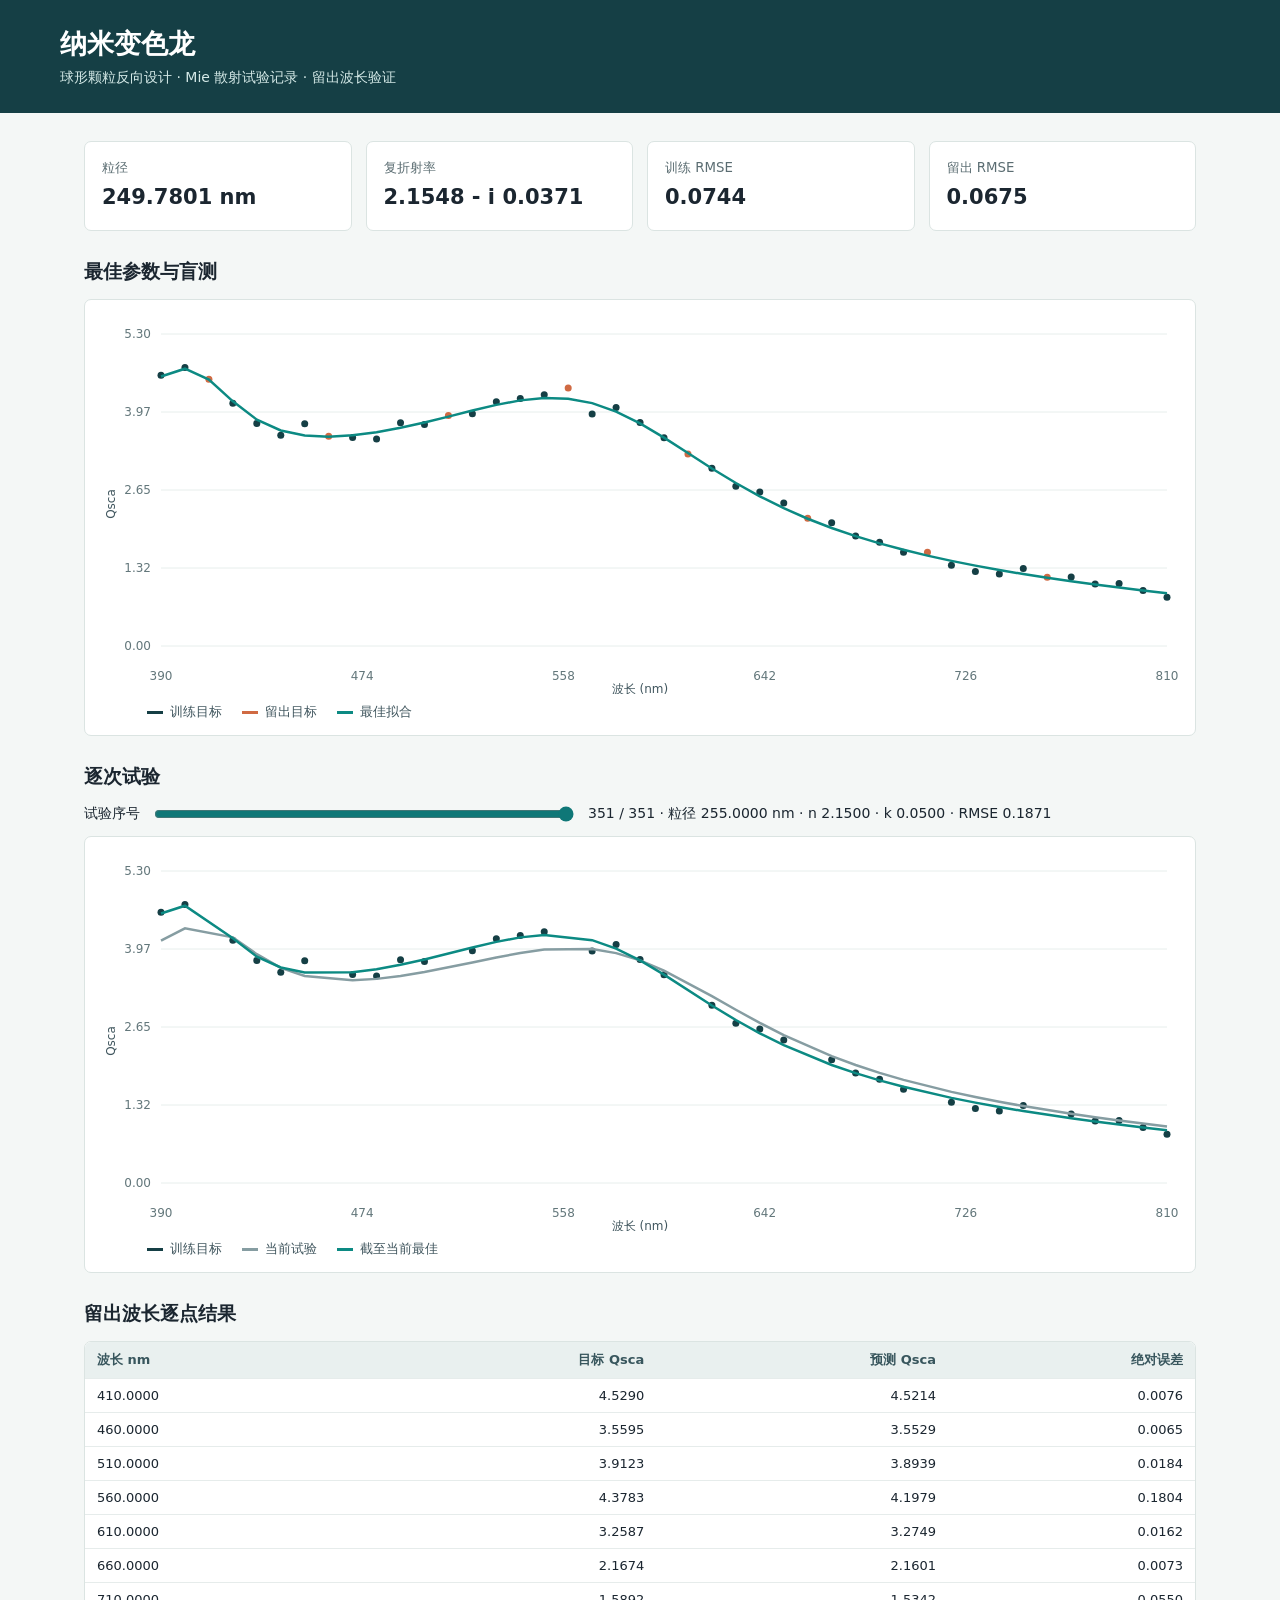
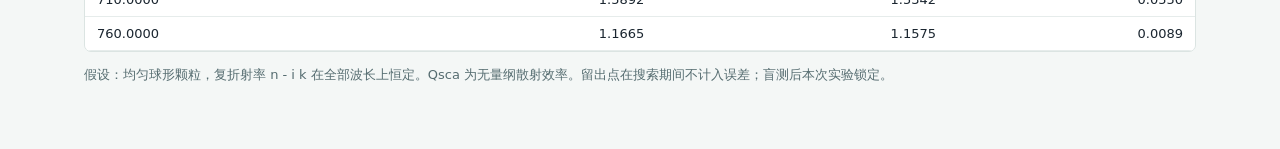
<file: nano_chameleon/reports/4ca3625df4674a17a83544d289127441.html>
<!doctype html>
<html lang="zh-CN">
<head>
<meta charset="utf-8">
<meta name="viewport" content="width=device-width, initial-scale=1">
<title>纳米变色龙 | 实验报告</title>
<style>
:root { color-scheme: light; font-family: system-ui, "Microsoft YaHei", sans-serif; color: #1b2630; background: #f4f7f6; }
* { box-sizing: border-box; }
body { margin: 0; }
header { background: #153f45; color: white; padding: 26px max(24px, calc((100vw - 1160px)/2)); }
h1 { font-size: 27px; margin: 0 0 7px; font-weight: 700; }
header p { margin: 0; color: #d4e9e7; font-size: 14px; }
main { max-width: 1160px; margin: auto; padding: 28px 24px 50px; }
.summary { display: grid; grid-template-columns: repeat(4, minmax(0, 1fr)); gap: 14px; margin-bottom: 28px; }
.metric { background: white; border: 1px solid #dbe4e2; border-radius: 7px; padding: 17px; min-height: 90px; }
.metric small { display: block; color: #5b6d72; margin-bottom: 8px; }
.metric strong { font-size: 21px; font-variant-numeric: tabular-nums; overflow-wrap: anywhere; }
section { margin-top: 28px; }
h2 { font-size: 19px; margin: 0 0 14px; }
.plot { background: white; border: 1px solid #dbe4e2; border-radius: 7px; padding: 14px; }
svg { display: block; width: 100%; height: 380px; }
.legend { display: flex; gap: 20px; flex-wrap: wrap; margin: 9px 0 0 48px; font-size: 13px; color: #40565e; }
.legend span::before { content: ""; display: inline-block; width: 16px; height: 3px; vertical-align: middle; margin-right: 7px; background: var(--line); }
.controls { display: flex; align-items: center; gap: 12px; margin-bottom: 12px; flex-wrap: wrap; }
input[type=range] { width: min(420px, 55vw); accent-color: #0f7777; }
label, output { font-size: 14px; }
table { width: 100%; border-collapse: collapse; background: white; font-size: 13px; }
th, td { padding: 9px 12px; border-bottom: 1px solid #e6eceb; text-align: right; font-variant-numeric: tabular-nums; }
th:first-child, td:first-child { text-align: left; }
th { background: #e9f0ef; color: #38565d; }
.table-wrap { overflow-x: auto; border: 1px solid #dbe4e2; border-radius: 7px; }
.note { color: #556c70; font-size: 13px; line-height: 1.6; }
@media (max-width: 700px) { .summary { grid-template-columns: repeat(2, minmax(0, 1fr)); } svg { height: 300px; } header { padding: 22px 24px; } .metric strong { font-size: 17px; } }
</style>
</head>
<body>
<header><h1>纳米变色龙</h1><p>球形颗粒反向设计 · Mie 散射试验记录 · 留出波长验证</p></header>
<main>
<div class="summary" id="summary"></div>
<section><h2>最佳参数与盲测</h2><div class="plot"><svg id="final-chart" role="img" aria-label="目标与拟合散射光谱"></svg><div class="legend"><span style="--line:#153f45">训练目标</span><span style="--line:#d06a43">留出目标</span><span style="--line:#0c8a83">最佳拟合</span></div></div></section>
<section><h2>逐次试验</h2><div class="controls"><label for="trial-select">试验序号</label><input id="trial-select" type="range" min="1"><output id="trial-label"></output></div><div class="plot"><svg id="trial-chart" role="img" aria-label="逐次试验散射曲线"></svg><div class="legend"><span style="--line:#153f45">训练目标</span><span style="--line:#869da2">当前试验</span><span style="--line:#0c8a83">截至当前最佳</span></div></div></section>
<section><h2>留出波长逐点结果</h2><div class="table-wrap"><table><thead><tr><th>波长 nm</th><th>目标 Qsca</th><th>预测 Qsca</th><th>绝对误差</th></tr></thead><tbody id="holdout-table"></tbody></table></div></section>
<p class="note">假设：均匀球形颗粒，复折射率 n - i k 在全部波长上恒定。Qsca 为无量纲散射效率。留出点在搜索期间不计入误差；盲测后本次实验锁定。</p>
</main>
<script>
const data = {"run_id": "4ca3625df4674a17a83544d289127441", "model": "homogeneous sphere; wavelength-independent n and k", "n_env": 1.0, "target": [[390.0, 4.596705887286699], [400.0, 4.728374311008368], [410.0, 4.5289707209488945], [420.0, 4.121298983921993], [430.0, 3.7759561358891305], [440.0, 3.5771161297686875], [450.0, 3.7710058956130785], [460.0, 3.559483975654103], [470.0, 3.540097114143688], [480.0, 3.5152141262753265], [490.0, 3.790855472147477], [500.0, 3.7594936773373657], [510.0, 3.912286780971376], [520.0, 3.9435764307386716], [530.0, 4.143707895635248], [540.0, 4.2019003575428835], [550.0, 4.262903730306354], [560.0, 4.378345876740254], [570.0, 3.938088195497377], [580.0, 4.0480626007707725], [590.0, 3.7923769454914695], [600.0, 3.5337681121195796], [610.0, 3.258678298018829], [620.0, 3.0175292877783675], [630.0, 2.7119531244384905], [640.0, 2.613874852378987], [650.0, 2.427746373642903], [660.0, 2.1674063033234874], [670.0, 2.093749097522153], [680.0, 1.8669746440482458], [690.0, 1.7602058309790405], [700.0, 1.5932387775337016], [710.0, 1.5891713268550631], [720.0, 1.371935306204672], [730.0, 1.2643324262783557], [740.0, 1.223388946048253], [750.0, 1.3168891415949642], [760.0, 1.1664559222547217], [770.0, 1.1721906712991534], [780.0, 1.0522109487508065], [790.0, 1.0599690275769613], [800.0, 0.9415290353945089], [810.0, 0.8268498550117518]], "holdout_indices": [2, 7, 12, 17, 22, 27, 32, 37], "trials": [{"trial": 1, "diameter_nm": 150.0, "n_real": 1.65, "k": 0.05, "train_rmse": 2.867654674367277, "curve": [0.6437050240141665, 0.5961473225582368, 0.5117969012524175, 0.47436201783218446, 0.43976054726467223, 0.4077893660184897, 0.35101339925064085, 0.32587512235168026, 0.302695679751466, 0.2813292110409118, 0.2434906806975385, 0.22676613875595533, 0.2113497326651898, 0.19713511587034502, 0.1719242845133913, 0.16075294105602425, 0.15043242283525585, 0.1408918657671758, 0.12389646171306987, 0.11632790871552894, 0.10931108703304113, 0.10280071271327888, 0.09113760244514137, 0.08591273569957518, 0.08104944670227697, 0.0765190639744855, 0.06835456021948419, 0.06467466758807862, 0.061235744485696124, 0.058019507449272006, 0.0521895484612953, 0.04954644196701702, 0.04706700966418729, 0.04473941984806764, 0.04255280452620254]}, {"trial": 2, "diameter_nm": 300.0, "n_real": 2.1, "k": 0.08, "train_rmse": 0.9633320982818827, "curve": [2.668339376925382, 2.8240909027699037, 3.1753519658289617, 3.347870293684429, 3.5106638502196703, 3.6514914002492778, 3.762863251142992, 3.690101272564517, 3.5558357668168363, 3.410936076553681, 3.212468998205528, 3.1682350540868853, 3.1523953524791217, 3.1578148664656327, 3.210686566337714, 3.249908761084371, 3.2930265233401874, 3.336634422625711, 3.4102213914863335, 3.4316855156580455, 3.436876987105678, 3.421552976695921, 3.317923767217436, 3.2285263275499316, 3.1170265205435994, 2.9880621091041264, 2.700804405264935, 2.553687322283086, 2.410185759448695, 2.2732160281171256, 2.0248658608666963, 1.9143552934597579, 1.8126219752325057, 1.7190470756907044, 1.6328944345818057]}, {"trial": 3, "diameter_nm": 52.28924868121874, "n_real": 1.291739298891972, "k": 0.22091423339404953, "train_rmse": 3.101724114072965, "curve": [0.0042955278659710045, 0.003889784094673996, 0.0032115873247543377, 0.002927660987746171, 0.0026742722643242974, 0.0024475855407416324, 0.0020616233454229665, 0.001897079341523645, 0.0017485691835414094, 0.0016142616208517624, 0.0013820862570784935, 0.0012816146095949302, 0.0011900842467238906, 0.0011065599850816868, 0.0009603329095093418, 0.0008962609564340661, 0.000837433181381487, 0.000783344048107047, 0.0006876316812976524, 0.0006452497075512526, 0.0006060777678617491, 0.0005698290171833182, 0.0005050973299424592, 0.00047617460141355264, 0.0004492899388132286, 0.0004242736666441887, 0.000379246980401769, 0.0003589715730553607, 0.00034003167424769633, 0.0003223232296710359, 0.00029023016519188073, 0.0002756803971696894, 0.000262030207704547, 0.00024921374053628467, 0.00023717068984450198]}, {"trial": 4, "diameter_nm": 356.1454727089338, "n_real": 1.2807654430662703, "k": 0.010229548733620836, "train_rmse": 2.5757797607035777, "curve": [1.1072137559885564, 1.0522043065335056, 0.9573564049830917, 0.9152842965258315, 0.8754250933032587, 0.8370406788865015, 0.7630194353466853, 0.7270916195011481, 0.6919560820383848, 0.6577813986853056, 0.5931160787742152, 0.5629870251007437, 0.5345006847501241, 0.5077239157254819, 0.4593231276986023, 0.4376109654654889, 0.41745020251838943, 0.39873730308784244, 0.3652023145410776, 0.35015152734091476, 0.33609918294630103, 0.322944386289164, 0.2989671177283059, 0.28798714442470297, 0.27758936597291056, 0.26771641350912906, 0.24935192056676078, 0.24077976352618555, 0.23256969065714866, 0.22469398283965375, 0.20985340198573701, 0.20285006486058688, 0.19610322145125114, 0.18959929124359984, 0.1833263131516604]}, {"trial": 5, "diameter_nm": 448.2814714499209, "n_real": 1.7529049098808738, "k": 0.03589823697624345, "train_rmse": 1.06519822099382, "curve": [2.752990325789906, 2.80005789272831, 3.187752993361878, 3.413738422561905, 3.6141256535938986, 3.7585073167005887, 3.744629946380326, 3.625351645069705, 3.52662151277489, 3.4839827568064305, 3.5439684316587807, 3.6167309910422847, 3.7002285921800557, 3.782968335618852, 3.900996644370207, 3.9140546138589727, 3.885135318955762, 3.8128782506321786, 3.5730415471367554, 3.4350660559718618, 3.303565742571988, 3.186809684765435, 3.0082983178698557, 2.9451501365560566, 2.8965118845231648, 2.8598549115285548, 2.8129460501039567, 2.79838088995806, 2.787139457028019, 2.7774278379154262, 2.7559198011697434, 2.7410521270826047, 2.721625623591299, 2.6965185246743713, 2.664866857115106]}, {"trial": 6, "diameter_nm": 181.42823399445615, "n_real": 2.7265409596819374, "k": 0.33737883615080005, "train_rmse": 1.3723104414107359, "curve": [2.0835669879020347, 2.2082091923441376, 2.4460038525005254, 2.5479010412352388, 2.6336568593226097, 2.7013257362914653, 2.7780534010685716, 2.7855683399566766, 2.7715509560612257, 2.7353969669378513, 2.5969135383907767, 2.4973095638054215, 2.381540049926368, 2.25414716799638, 1.9845251954119816, 1.8512034398381898, 1.723194945759355, 1.6023702828971154, 1.3853822454412918, 1.2893108094337382, 1.2010284413287902, 1.119975433545331, 0.9771616312540794, 0.9142495369713197, 0.85630183979916, 0.8028548543269025, 0.7078424462988248, 0.6655723303624258, 0.6263847284108806, 0.5900132768102241, 0.5247863332879114, 0.49552162759750384, 0.4682493164934163, 0.4428104706603635, 0.4190608248196257]}, {"trial": 7, "diameter_nm": 288.5038850124094, "n_real": 1.8935353358857792, "k": 0.27621808653388275, "train_rmse": 1.5873181134550154, "curve": [1.9707309143556484, 1.9936756254386736, 2.002455046682758, 1.9908090430591692, 1.9721991264229266, 1.9499018163838158, 1.9046489507839792, 1.8846573257949777, 1.8669748262005406, 1.8512555623097962, 1.8228202185611624, 1.8083878501471033, 1.7926946601041747, 1.7750200743265445, 1.7315823983586371, 1.7051769868787225, 1.6755193514857736, 1.6427289138853094, 1.5689372831514985, 1.5287847845116262, 1.487119987640139, 1.4444500623842, 1.357960747494462, 1.3149335087439242, 1.2724660943703343, 1.2307832588184588, 1.1503652161678886, 1.1118022083771204, 1.0743881283255188, 1.0381282013989606, 0.9690111125347136, 0.9361007439683697, 0.9042461988049679, 0.8734136772922113, 0.8435700798775174]}, {"trial": 8, "diameter_nm": 257.9361805906707, "n_real": 2.2739226870606246, "k": 0.10005673065051984, "train_rmse": 0.6811308119948929, "curve": [2.9036481301879857, 3.0498758234857606, 3.327365832459053, 3.420626081550326, 3.428982443899767, 3.3540047328187397, 3.1784747531497355, 3.14563602563411, 3.1484066370077626, 3.1764673499330325, 3.2777916222633263, 3.3413582216800846, 3.409086173197148, 3.4779934005694764, 3.604836812643793, 3.6530947374028235, 3.6829485174386107, 3.687318064388873, 3.595331164591939, 3.4934868053813486, 3.357524493240628, 3.194828616853836, 2.8284294095736238, 2.6432704102231743, 2.465842214121175, 2.2998850324869355, 2.007761127800554, 1.8812350252355334, 1.7664462982282743, 1.662146296055766, 1.480121183399643, 1.4002218792536276, 1.3265099550061135, 1.258236981514721, 1.1947724240508568]}, {"trial": 9, "diameter_nm": 317.2738512466019, "n_real": 1.9988697686719124, "k": 0.12721622577574593, "train_rmse": 1.0169724515094896, "curve": [2.36905695015617, 2.459275478321968, 2.689514226933954, 2.807246344072547, 2.91391750790229, 3.000767867169905, 3.0809005878778937, 3.0639968602903864, 3.0140371722577304, 2.944652374437194, 2.8072645923519066, 2.757344096420926, 2.7230724459969404, 2.7028578013380136, 2.6937122151151827, 2.6991394279149774, 2.707739114789491, 2.717092041932857, 2.7288962138030057, 2.7269999882533487, 2.717251076729242, 2.6979897771717516, 2.626569967378222, 2.5737537705264515, 2.510244384990785, 2.437392894115562, 2.27132931640589, 2.1824371358293746, 2.09241541649572, 2.003024392671364, 1.8313287671671967, 1.7506920587562813, 1.6741055088561394, 1.6016926128458189, 1.5334074698348532]}, {"trial": 10, "diameter_nm": 154.9964750247668, "n_real": 1.65822829125099, "k": 0.08875391084243543, "train_rmse": 2.837714578495139, "curve": [0.7039073023289385, 0.6545649682378307, 0.5667372391543057, 0.5275016728652007, 0.491031936039096, 0.45712797782225045, 0.3963507804610878, 0.36918241363549065, 0.3439794031556976, 0.32061352460966286, 0.27890632836626883, 0.2603345243365241, 0.2431392572892402, 0.22721910906851012, 0.19882777853860004, 0.18618311716692346, 0.17446647152062153, 0.16360536951945334, 0.14418642192059924, 0.135509344465447, 0.1274487703758834, 0.11995622893788499, 0.10650069739577503, 0.100459249297308, 0.09482837739616029, 0.08957647684108606, 0.0800960263780771, 0.07581648683534656, 0.07181355164763395, 0.06806667181696391, 0.061267140290212116, 0.05818122725667171, 0.055284593644424965, 0.05256376560826155, 0.05000634081685937]}, {"trial": 11, "diameter_nm": 125.03361390979813, "n_real": 1.5243592404723554, "k": 0.29336125776169225, "train_rmse": 3.0057975611329115, "curve": [0.262930026657179, 0.24355396807658541, 0.2090187121925805, 0.19369922970207434, 0.17956904243525265, 0.1665464749657079, 0.14350787767308415, 0.13334147466056956, 0.12398308988661041, 0.11536753379705803, 0.10012593492612419, 0.09339118666799597, 0.08718160221064133, 0.08145294968100426, 0.07127962749574752, 0.06676388627220275, 0.06258644901273634, 0.058719032995308694, 0.0518133675018889, 0.048730166133820224, 0.045866700772605025, 0.04320515835329808, 0.03842429899348796, 0.036276647986978716, 0.03427400197409384, 0.03240508890582749, 0.029028138007622134, 0.0275020612829438, 0.02607348556463499, 0.0247351801364912, 0.022303408130023808, 0.021198273202998153, 0.02015997825543175, 0.019183803867449774, 0.018265407033388244]}, {"trial": 12, "diameter_nm": 489.7219838833928, "n_real": 1.4792434995474428, "k": 0.052930242869043645, "train_rmse": 1.1150321850385496, "curve": [2.8657965780352663, 2.8792502560615745, 2.886771949389657, 2.860730101891855, 2.8130238220666324, 2.751564115103847, 2.628650551608059, 2.5796344616782516, 2.5397372127973106, 2.506061205770754, 2.4425052905823907, 2.406109562260311, 2.3637743189016702, 2.3147794736257206, 2.1995668989025527, 2.136800088563468, 2.073480882718719, 2.0116031531932457, 1.8976553531027742, 1.8469116550357434, 1.800402453717351, 1.7577729508272175, 1.681913199801223, 1.6474156498982393, 1.6143781578678094, 1.582243659599736, 1.5188348160317005, 1.486849174366782, 1.4543491732936689, 1.4211982472216904, 1.352796082217661, 1.317644740476178, 1.2820201043751585, 1.2460933247163997, 1.2100601236726098]}, {"trial": 13, "diameter_nm": 433.0594251955853, "n_real": 2.619498342130413, "k": 0.17613143144884072, "train_rmse": 2.029123786580095, "curve": [1.7192550665163617, 1.743654057476146, 1.7232527875067283, 1.7039215171063382, 1.6771120620086104, 1.6342642775082774, 1.4750714529806042, 1.37602988068985, 1.2932797678944443, 1.2374651684090838, 1.1916944935210654, 1.18668525756829, 1.183064397459376, 1.1680993350872295, 1.0628025778128567, 0.9927667698151539, 0.9419633964339805, 0.9249014014712985, 0.9981593519193322, 1.0773514631450518, 1.1746697438663938, 1.2841419191149044, 1.5263656562663752, 1.650527000051037, 1.7670070218718665, 1.8677194393857626, 2.002554557926422, 2.0372874073752354, 2.05687262100647, 2.0687742417196735, 2.097550349924893, 2.1241998897957766, 2.1617212177671195, 2.2091901964542555, 2.263675877711686]}, {"trial": 14, "diameter_nm": 227.2878058315884, "n_real": 2.1780515447697897, "k": 0.15401280807416284, "train_rmse": 1.079814856911303, "curve": [2.8069566821831446, 2.762128158969827, 2.7434426974729855, 2.764669381365102, 2.797870564637591, 2.837301779821572, 2.9153918906454073, 2.9448655055510025, 2.961682297789743, 2.9611041483025886, 2.892099791866848, 2.819844348499376, 2.7238585748852744, 2.6083544987609124, 2.342980045425454, 2.205430072603711, 2.071179469044065, 1.9432926741311436, 1.7122869404475454, 1.6097118611988062, 1.5152387167073773, 1.4281854348189185, 1.2734201693895937, 1.2043518289931665, 1.1400437752822365, 1.0800074588955848, 0.9711453781927404, 0.9216627387945814, 0.8751187645457458, 0.831288819722359, 0.7510079443909711, 0.7142281309413093, 0.6794969376192814, 0.6466868232359709, 0.6156807515388845]}, {"trial": 15, "diameter_nm": 342.51229577306106, "n_real": 2.3760205450077354, "k": 0.3115694952053692, "train_rmse": 1.8667046788719672, "curve": [1.1828297648075565, 1.1955785209873806, 1.213107867228216, 1.2209323945997719, 1.2368834457020828, 1.266689347054356, 1.371882398435841, 1.4427227834615342, 1.5207930363096798, 1.601760923764002, 1.7548867506129406, 1.8198287801617994, 1.8742478404447969, 1.917906024961748, 1.9778294961395122, 1.998013111060371, 2.0143810219330764, 2.0286719977607204, 2.056739179539904, 2.072880649642049, 2.091615328761173, 2.1134144471219685, 2.1661116663321778, 2.1961270105560446, 2.2276468419932103, 2.2598598051266365, 2.3231935416605065, 2.352865376173846, 2.380352108079651, 2.405090701331271, 2.4443260547608294, 2.457929288597114, 2.466989853186145, 2.4711565083729563, 2.4701241418824087]}, {"trial": 16, "diameter_nm": 394.3220346455476, "n_real": 2.486632712341477, "k": 0.24202230941898467, "train_rmse": 2.061866968892688, "curve": [1.4030143351964353, 1.3482643765394398, 1.225623469043804, 1.1802004743314949, 1.1532930739123115, 1.142187430727073, 1.1446644940587234, 1.1446894987839837, 1.1356970247529934, 1.118509351541709, 1.0993636923885806, 1.1172780728060219, 1.157762659775248, 1.218129031374835, 1.3813727918233478, 1.4762096949279686, 1.5744770913643351, 1.6714498759938319, 1.8426186977097385, 1.9100855819469014, 1.964131797854964, 2.0062415632458954, 2.0666178969495728, 2.0913262968996675, 2.1155729313440625, 2.1404355683574723, 2.192150419519133, 2.2183936587948336, 2.244934297917913, 2.2723912686830814, 2.3334388942132787, 2.3682073881681953, 2.4059001548993, 2.4461012209804993, 2.4881612540312235]}, {"trial": 17, "diameter_nm": 101.70395533492822, "n_real": 1.1409905257613466, "k": 0.19887962688238786, "train_rmse": 3.094805839865315, "curve": [0.0232710162021754, 0.021359870276215057, 0.018063036815561425, 0.01664180369599063, 0.015351445247678315, 0.01417858511017528, 0.012138917669927552, 0.01125197335781629, 0.010441987193589469, 0.009701398941254274, 0.008402127586784113, 0.007832015052483163, 0.007308289732517727, 0.006826625032171679, 0.0059743562540051, 0.005597141052117584, 0.005248681532273201, 0.004926443854689175, 0.004351721534401185, 0.004095314495906743, 0.0038572396013576114, 0.0036359728884241033, 0.0032384676840473275, 0.0030598382147473758, 0.0028932102179952362, 0.0027376420563146276, 0.0024563291276067586, 0.002329087661859521, 0.002209898684762222, 0.0020981650981731293, 0.0018949228474778276, 0.0018024534285122208, 0.0017155098343240602, 0.0016337041392379943, 0.0015566794939109883]}, {"trial": 18, "diameter_nm": 257.9361805906707, "n_real": 1.8561030182857343, "k": 0.2652075546109163, "train_rmse": 1.7952169288982476, "curve": [1.952535001989933, 1.9235500722150718, 1.8677209647673854, 1.843675541753618, 1.8221594660055458, 1.8022949193695212, 1.7629055940360872, 1.7411130247031454, 1.7166733137731185, 1.6889507473611756, 1.622526007293676, 1.5839513454929084, 1.5422840049444415, 1.4981005135177359, 1.4048734929438318, 1.3571710165445368, 1.3095346028369048, 1.2624367717265026, 1.171203819107055, 1.1274940785874574, 1.0852042114463298, 1.0443711378404277, 0.9670382969635694, 0.9304658629514421, 0.8952234648405386, 0.8612577755249978, 0.796951812742699, 0.7665180556764473, 0.7371749954234937, 0.7088859703071733, 0.6553396331222988, 0.6300234484101439, 0.6056424024017074, 0.5821709096776477, 0.5595841502116172]}, {"trial": 19, "diameter_nm": 356.1454727089338, "n_real": 1.2807654430662703, "k": 0.21297132779274314, "train_rmse": 2.660903400582276, "curve": [0.7598155757876388, 0.7370693141665, 0.693232643550354, 0.6721731201862865, 0.6516796429528684, 0.6317328876272256, 0.593385563801543, 0.5749446244809611, 0.5569756291687731, 0.5394753227872404, 0.5058984446576692, 0.489840667349982, 0.4742851351317254, 0.4592423596696534, 0.43072378726197996, 0.41725302116862983, 0.40430422564524526, 0.3918692807235481, 0.36848931078578306, 0.35751050076022584, 0.3469792373364646, 0.3368735471865249, 0.31784716384667033, 0.3088803141010629, 0.3002476186171136, 0.29192756768564504, 0.276145220842322, 0.268646193876388, 0.2613864926180104, 0.25435134553721067, 0.24090260904232239, 0.234466248114575, 0.2282087206186788, 0.22212150548327614, 0.21619704251614075]}, {"trial": 20, "diameter_nm": 245.15621283518777, "n_real": 2.0639136208437208, "k": 0.04829977105988084, "train_rmse": 0.5941425641457141, "curve": [4.119874326282374, 3.82436843749082, 3.4437567863757517, 3.37578560865346, 3.3603677201282403, 3.38065832464322, 3.4854330527916244, 3.5535307318044036, 3.6210692344992212, 3.6780956519999304, 3.713698383941084, 3.6696601041752337, 3.5753691760979835, 3.432663518511507, 3.0446924775565614, 2.829244719729071, 2.617511861558572, 2.4182087369228213, 2.07199444757696, 1.9258670409763838, 1.7958759202813253, 1.6799934513509711, 1.4826308145879243, 1.3977289174141219, 1.3201692288433684, 1.2488758887489293, 1.1217772013067873, 1.0647060366076155, 1.0113077896018263, 0.9612090297716764, 0.8697290582406757, 0.8278731977274307, 0.7883474595204222, 0.7509892017225089, 0.7156548462182708]}, {"trial": 21, "diameter_nm": 223.8623706086644, "n_real": 2.4572905790559805, "k": 0.33737883615080005, "train_rmse": 1.2831615377568408, "curve": [1.8908881410983693, 1.9157123576975275, 1.975521094180824, 2.0153620982687364, 2.0626676283395438, 2.1162642282961417, 2.232585744853299, 2.289698233658158, 2.342718326434016, 2.3895824749337367, 2.458290972145034, 2.477491210238559, 2.48515797624758, 2.480473720519159, 2.4322235569605644, 2.3887384897523503, 2.333222195958013, 2.2669837729698195, 2.1096797063620825, 2.0228575024077644, 1.9334227365698244, 1.8432562715679488, 1.6666011070337, 1.5821656276793916, 1.5011632760301585, 1.4239063212664331, 1.2810225708510354, 1.215314270281397, 1.1532638514456857, 1.0947048817247496, 0.9873365021905776, 0.9381622610927394, 0.8917598889579293, 0.8479634208549177, 0.806616165462676]}, {"trial": 22, "diameter_nm": 261.56984347973514, "n_real": 1.8935353358857792, "k": 0.20478493093621994, "train_rmse": 1.5545015141870857, "curve": [2.3060996869140378, 2.266367846019375, 2.1854106099632795, 2.153092142850024, 2.1275362070892565, 2.1075498668521453, 2.076322577918252, 2.0607923425963914, 2.0426859422379255, 2.0203810906616115, 1.95868081278202, 1.9182142008813867, 1.8714516910995393, 1.8190534195350094, 1.7016067766390421, 1.6390816528303045, 1.575691310459313, 1.5125155108331014, 1.3900465125431727, 1.3318143383530738, 1.2759650509341496, 1.2225963576597292, 1.1232125049410544, 1.0770114220040528, 1.0329677181430317, 0.9909442155053799, 0.9124348274671823, 0.8757130851797699, 0.840542841543302, 0.8068360888103676, 0.7435127365142865, 0.7137675330700491, 0.6852257577660251, 0.6578384514438135, 0.631560715586161]}, {"trial": 23, "diameter_nm": 355.3454681216077, "n_real": 1.8571397834464733, "k": 0.005284190161003149, "train_rmse": 1.094479497900809, "curve": [4.619142673716962, 4.193073698050263, 3.9172357310617976, 4.021054968881748, 4.194544133414326, 4.40695241452711, 4.856567660265741, 5.027598227904971, 5.090048366260527, 4.991647425441111, 4.415173695387286, 4.103802271138932, 3.8526836307608665, 3.669576419081894, 3.4663346097853616, 3.422351333147287, 3.404466336375453, 3.4059886559723513, 3.4459955076065785, 3.4749426698399484, 3.503491553527701, 3.5266089436149954, 3.535890741213594, 3.5125137076131137, 3.465715887497643, 3.3940440470712105, 3.1810779593121645, 3.047232519998766, 2.902240608712025, 2.751819814697595, 2.454324263878053, 2.3143722518122947, 2.183115291372195, 2.061446370564201, 1.9495430354260883]}, {"trial": 24, "diameter_nm": 149.22384365353417, "n_real": 1.8746075615759248, "k": 0.006626112609610546, "train_rmse": 2.693882377895843, "curve": [1.1935167308320747, 1.0918607342044913, 0.9211332301308985, 0.8481504310401754, 0.7817795818120155, 0.7212068307370428, 0.6150779776802472, 0.5685934702573195, 0.5259835338455706, 0.4869169615301865, 0.4182366722324007, 0.3880946052925767, 0.36043396954469514, 0.3350404778923872, 0.2902837907701077, 0.27057478829874104, 0.2524392397647024, 0.23573936247437854, 0.20615574627276229, 0.19305384745421483, 0.18094949657904158, 0.1697569188738955, 0.14980264589221395, 0.14090596510807205, 0.13264981621512578, 0.12498117419607416, 0.11121797736056327, 0.10503970115357714, 0.09928069393986738, 0.0939078674424483, 0.08420272747075214, 0.07981775479430296, 0.07571316794410747, 0.07186796151777076, 0.06826290916695232]}, {"trial": 25, "diameter_nm": 154.9964750247668, "n_real": 2.3727382788033697, "k": 0.12093460314615956, "train_rmse": 2.082598675187478, "curve": [3.5625876211210024, 3.3624702093020193, 2.790036749509046, 2.4938761220287144, 2.224848248308887, 1.990346046405913, 1.6171009928742783, 1.4687327534396128, 1.3396566366453515, 1.2262487579745367, 1.0359053398335794, 0.9551944084265573, 0.8823028893236844, 0.8162198704797592, 0.7013465425829588, 0.6513093784277456, 0.6055272538650602, 0.5635769855482002, 0.489731641901246, 0.4572174881032781, 0.42728494600603006, 0.3997006790775952, 0.35075876612362594, 0.32904168578470333, 0.30894965727502016, 0.2903433502180046, 0.2570951213060871, 0.24223518865606408, 0.2284226953979796, 0.215572141496291, 0.19245293481114456, 0.1820491597256001, 0.1723357842030647, 0.16325928425664304, 0.1547708042562876]}, {"trial": 26, "diameter_nm": 363.24522429511455, "n_real": 1.5243592404723554, "k": 0.009042618948034015, "train_rmse": 1.260558139833562, "curve": [3.3758688867402418, 3.344163187365703, 3.1851749158231795, 3.0546387489540847, 2.9053310559344663, 2.754471348062824, 2.496248245959843, 2.3972777772110194, 2.3166182556573625, 2.2505362822484765, 2.1461177442029578, 2.1005985492705372, 2.0555831259974, 2.0088053670731494, 1.9039555795324237, 1.8444738807197136, 1.7803752184179704, 1.7123827935621558, 1.5692873356860806, 1.4968166021355478, 1.425416201547521, 1.3561335210016656, 1.2268817343638179, 1.1677756037130849, 1.1125685116874084, 1.0612198068866165, 0.9694144795416539, 0.9284648559757653, 0.8904434270555266, 0.8550654840352157, 0.791167257197075, 0.7621619800442161, 0.7348355841356371, 0.7090056634435113, 0.684512891449306]}, {"trial": 27, "diameter_nm": 223.8623706086644, "n_real": 2.4572905790559805, "k": 0.052930242869043645, "train_rmse": 0.41291808810806757, "curve": [3.6141223422608366, 4.022982204919638, 3.927293932179948, 3.687596677193689, 3.5920854362513017, 3.593885998840513, 3.7211287932865487, 3.8130468505497075, 3.9173194475391977, 4.033408105211099, 4.301235063392516, 4.449618273802946, 4.599177630188207, 4.735134011904111, 4.863753648450186, 4.7956392157202465, 4.614832821190841, 4.332825442622191, 3.612014000593406, 3.2510395582582796, 2.922198730522187, 2.6334342627023624, 2.1711893565223286, 1.9880925707262491, 1.8299334392349118, 1.692140700717891, 1.4634238636701296, 1.3671630295714812, 1.2803421474828338, 1.2015140590313909, 1.0634896489073051, 1.002642902893459, 0.9463920875881846, 0.8942392162625158, 0.8457671089465998]}, {"trial": 28, "diameter_nm": 315.36358360128753, "n_real": 2.626331088537051, "k": 0.1011417752304521, "train_rmse": 2.2245257368499374, "curve": [1.2978270908791656, 1.3465234691178385, 1.023117860452036, 0.8471717450665193, 0.8199384435545182, 0.9284372356586593, 1.3603530501491385, 1.578553166953758, 1.8170261224551627, 2.060180800757153, 2.3599801854625055, 2.386658202257365, 2.369996056344012, 2.3543426345124367, 2.44912105868491, 2.582228325910183, 2.7581944004331937, 2.938018476775868, 3.120333674429496, 3.123944880854335, 3.126834146752101, 3.1528283223588067, 3.2665618220868247, 3.338831628006928, 3.413853862273482, 3.488834744081791, 3.634471708899517, 3.7049505370408236, 3.774378917599102, 3.8433052244561807, 3.9815212704963083, 4.051177507041643, 4.120740509616755, 4.189034701686456, 4.2539338389609425]}, {"trial": 29, "diameter_nm": 198.67929030983314, "n_real": 2.7172270556471863, "k": 0.1176656473740233, "train_rmse": 0.5784646147556193, "curve": [2.6153445638758033, 2.8139799686936238, 2.990342241936205, 3.1135273973036286, 3.253652653915949, 3.391344712260895, 3.6338023426197785, 3.7394840691421116, 3.83861139482942, 3.93412877200188, 4.118520688072518, 4.201239770657961, 4.264320695765893, 4.289063710755971, 4.134214507398797, 3.929699179797655, 3.6540959217001814, 3.3380633857180704, 2.7083534663787012, 2.4325047030243243, 2.1909737228055577, 1.9822577876696028, 1.6471660963358343, 1.5121795294990887, 1.393961495572972, 1.2896069474061445, 1.1136533260006392, 1.0387298661612108, 0.97083952553687, 0.9090321921324447, 0.800707282916939, 0.7530215575693271, 0.7090298888964366, 0.6683521760734166, 0.6306619557888039]}, {"trial": 30, "diameter_nm": 198.67929030983314, "n_real": 2.7172270556471863, "k": 0.1176656473740233, "train_rmse": 0.5784646147556193, "curve": [2.6153445638758033, 2.8139799686936238, 2.990342241936205, 3.1135273973036286, 3.253652653915949, 3.391344712260895, 3.6338023426197785, 3.7394840691421116, 3.83861139482942, 3.93412877200188, 4.118520688072518, 4.201239770657961, 4.264320695765893, 4.289063710755971, 4.134214507398797, 3.929699179797655, 3.6540959217001814, 3.3380633857180704, 2.7083534663787012, 2.4325047030243243, 2.1909737228055577, 1.9822577876696028, 1.6471660963358343, 1.5121795294990887, 1.393961495572972, 1.2896069474061445, 1.1136533260006392, 1.0387298661612108, 0.97083952553687, 0.9090321921324447, 0.800707282916939, 0.7530215575693271, 0.7090298888964366, 0.6683521760734166, 0.6306619557888039]}, {"trial": 31, "diameter_nm": 352.2556154884748, "n_real": 2.4037548702704887, "k": 0.08495775123901378, "train_rmse": 2.0541954160373, "curve": [1.1158102360035234, 1.1949407595749542, 1.369442112188774, 1.3116999763522352, 1.1921867912064688, 1.1597903354177057, 1.4558557853726002, 1.6878843704320305, 1.8680534318309847, 2.0199250015019494, 2.389647673380253, 2.5605224583046713, 2.6945238183661604, 2.792122992299889, 2.938384310969755, 3.0244691995055795, 3.1357465452393365, 3.2706100378892313, 3.520621136415447, 3.5627216999678306, 3.528843599795017, 3.45157272771724, 3.322675493313884, 3.3007360677149844, 3.3038527231209183, 3.325330945080061, 3.4027073727231336, 3.4520793683327433, 3.506074926611985, 3.5636656754926532, 3.6871128985430985, 3.7519855300257263, 3.8182090531637853, 3.884962829016081, 3.951065669929996]}, {"trial": 32, "diameter_nm": 127.93000142701081, "n_real": 2.2679845197881843, "k": 0.011256584418773335, "train_rmse": 2.6758845674475062, "curve": [1.4165181011765415, 1.2652354719597814, 1.0248813953726847, 0.9272314306787518, 0.8410413107681775, 0.7645353743552235, 0.6353823153511261, 0.5807424733333041, 0.5316696174827745, 0.48751605984034707, 0.4117998695498344, 0.37932310045155954, 0.3499169442161369, 0.32325145819944545, 0.2770121350893337, 0.2569536307817101, 0.23865855347101353, 0.22194821302172413, 0.19266483911202154, 0.1798253464300777, 0.16803371768039707, 0.15719024610551266, 0.13800098724136198, 0.12950425904177726, 0.12165176507097764, 0.11438611151981722, 0.10141411196687537, 0.0956194767645552, 0.09023403281789431, 0.08522365415079597, 0.0762075019572864, 0.07214839501624372, 0.06835711139353662, 0.06481270908246892, 0.06149612567857981]}, {"trial": 33, "diameter_nm": 364.38682691139434, "n_real": 2.7345914659239647, "k": 0.052930242869043645, "train_rmse": 2.172308551981299, "curve": [2.4871973237815586, 2.5586549841960617, 1.9200040407874621, 1.610280975087142, 1.4959555657615056, 1.4923132455943062, 1.6642025106584284, 1.8587919038925886, 1.6586041227743058, 1.2004274868997205, 0.6771967014964041, 0.6835721951322882, 0.8350519654090952, 1.1166835277996918, 1.6978888488763804, 1.9073417257465786, 2.218598010734378, 2.51387794283062, 2.708898942078374, 2.614048145697909, 2.474812166773974, 2.35086973464166, 2.2811085212059283, 2.3680048534376317, 2.5483680504177406, 2.826299662153752, 3.581496510590806, 3.8560633322832167, 3.891095254503041, 3.7664708650624945, 3.5944443049884782, 3.6015848735672744, 3.643641137357404, 3.7027354278136877, 3.768342406477917]}, {"trial": 34, "diameter_nm": 172.51674009655898, "n_real": 1.533308063903031, "k": 0.0547067991151922, "train_rmse": 2.8482835704589733, "curve": [0.6431515083921305, 0.6006030757395636, 0.5254013822194931, 0.49183166413841684, 0.4605344336875647, 0.43129574792314995, 0.37836538514708756, 0.3544287133722729, 0.3320417299956518, 0.31111439800560725, 0.27330536063313593, 0.25626625520770235, 0.24037080160625385, 0.22554751142802654, 0.19884574831906407, 0.18683893381822592, 0.17564781287701514, 0.165216131726517, 0.14642220877454304, 0.13796348119395985, 0.13007107130244608, 0.12270430789951058, 0.10939897280846758, 0.10339257099807354, 0.09777586061976942, 0.09252080501306982, 0.0829937997548231, 0.07867564416695551, 0.07462646442343554, 0.07082729149428518, 0.06391016570047296, 0.06076103020399638, 0.057799339308402115, 0.055012288156889175, 0.05238803285650168]}, {"trial": 35, "diameter_nm": 329.3685861466938, "n_real": 2.2739226870606246, "k": 0.014697536143709833, "train_rmse": 2.2603505024289445, "curve": [1.900274701362146, 1.8185643038230461, 2.773080829843135, 3.5439470266216917, 3.144754639228597, 3.021574445640514, 3.378873358792993, 3.551232715034513, 3.698578131911825, 3.8492821894320786, 4.305296843315122, 4.66559568501733, 5.101068108397982, 5.4748769674495765, 5.13712190738804, 4.640995790286399, 4.264026486991193, 4.0352103056656725, 3.8574587851271724, 3.84561114533976, 3.8631273326066866, 3.902223339593482, 4.029652369619216, 4.114125211143547, 4.211007873954009, 4.319358115545055, 4.564098541784252, 4.694445431199611, 4.822966609339737, 4.941115668002693, 5.098615131901957, 5.1104135201394945, 5.0614898572844105, 4.946349092350398, 4.767780961975845]}, {"trial": 36, "diameter_nm": 279.8835038733052, "n_real": 2.4572905790559805, "k": 0.18700761554402262, "train_rmse": 1.5820037362945916, "curve": [1.3094407663224303, 1.4637403365610109, 1.8048848674965094, 1.962206492032676, 2.0893550843236395, 2.1821050618508857, 2.3005832826405004, 2.3512630636409226, 2.404167304215872, 2.4555835324296202, 2.531581615822748, 2.558989632196964, 2.5894287762485866, 2.6284557046535917, 2.7330572916530125, 2.7937013799001913, 2.8562701910914607, 2.918681999385592, 3.0372188868444168, 3.091158282590505, 3.140220645317569, 3.18329869510242, 3.245929577249356, 3.2620057812527303, 3.2652179361326987, 3.2534566539772123, 3.1781078124983955, 3.1128451567256925, 3.0298346264300964, 2.9310495442715836, 2.698789189013141, 2.5727928996491536, 2.445084382878671, 2.3186951655435073, 2.195947026796935]}, {"trial": 37, "diameter_nm": 244.07007447461902, "n_real": 2.2487092903262416, "k": 0.22923508729475695, "train_rmse": 1.0957852526541254, "curve": [2.339115552361229, 2.3728596604339653, 2.3899702461867043, 2.387226109410949, 2.388156351356599, 2.3979310942787775, 2.4454963391001434, 2.478695880759745, 2.514198904203756, 2.5492252125651893, 2.6080631517089246, 2.6274264770510443, 2.6373161508541956, 2.6358396487861038, 2.5928340103511296, 2.5497148274889994, 2.492413002004444, 2.4221951353729194, 2.2517762164895974, 2.15700930993262, 2.059552175094115, 1.9617976834401698, 1.77248589252657, 1.6831972325867608, 1.5982750195077529, 1.5179092416869178, 1.3706423736896256, 1.303367495978973, 1.2399992511879756, 1.1802720595923581, 1.0707257191291804, 1.020442870933691, 0.9728779827431261, 0.9278489527467301, 0.8851914370356146]}, {"trial": 38, "diameter_nm": 375.7978924189831, "n_real": 2.241344351192422, "k": 0.1459799439039388, "train_rmse": 1.8443939086295529, "curve": [1.0538065483247674, 1.1118247303146527, 1.2659718824973323, 1.335359900552249, 1.3837282728292137, 1.426026227648531, 1.5699386726362494, 1.6710023492770487, 1.7762193462453262, 1.8840003817534006, 2.123480875179055, 2.2494444515056333, 2.370571065307255, 2.482023411595434, 2.6699824805786934, 2.7476888259877725, 2.8154646200970777, 2.8722511143344587, 2.940023062794445, 2.9447718185425713, 2.930940888402859, 2.9047175177650466, 2.8484270007940173, 2.830810002137661, 2.8235672552177995, 2.826379972840763, 2.85640423730625, 2.8802914783710385, 2.9080953682050654, 2.9385627522224986, 3.003234308762246, 3.035526485540179, 3.066554799934409, 3.0953602448749002, 3.120922888143134]}, {"trial": 39, "diameter_nm": 355.9153053941339, "n_real": 1.500095538805087, "k": 0.10328890440974531, "train_rmse": 1.889745057183417, "curve": [2.0459169679999145, 2.007394248894753, 1.910097142409973, 1.8537467798095872, 1.7955611367341042, 1.7380815763504784, 1.6318613915250897, 1.5843476258322629, 1.5403080250671006, 1.4990975482874556, 1.4221069616878736, 1.3849020745818372, 1.3478007089187023, 1.3104222423519254, 1.234089667827155, 1.1951174375768474, 1.155788356293892, 1.1163394342067823, 1.0382192067147304, 1.0001254261627883, 0.9630214263411702, 0.9271139496045476, 0.8594596784136336, 0.8278721014955597, 0.7978089768247595, 0.769248493565943, 0.7164219874236446, 0.6920081689816361, 0.668813867573065, 0.6467501923086566, 0.6056679956574945, 0.5864870317347487, 0.568114376246696, 0.5504844919216967, 0.5335386249373404]}, {"trial": 40, "diameter_nm": 335.7076015281792, "n_real": 2.3727382788033697, "k": 0.33903386063730034, "train_rmse": 1.8442249026130382, "curve": [1.2097992312458332, 1.2194552264124134, 1.2341084735621286, 1.24794976109059, 1.2734806547696575, 1.3130130912707085, 1.4293076422024318, 1.499859338014191, 1.5734025093512245, 1.645752022070105, 1.77248335345668, 1.8222293561987122, 1.861998015996427, 1.89264604787858, 1.9335904582199916, 1.9479318890865864, 1.9606764829521766, 1.9733649503013118, 2.003294083968709, 2.0221038488566623, 2.0439258071858872, 2.068641307122348, 2.12484941571415, 2.154953109386328, 2.185348354956122, 2.215262806737282, 2.2708230647261565, 2.295216505501349, 2.316622423894006, 2.3345644909344467, 2.3584011425327174, 2.3635872119074053, 2.3638964557045283, 2.359108745921796, 2.3490714187332222]}, {"trial": 41, "diameter_nm": 113.90649938505095, "n_real": 2.7337193202980856, "k": 0.16481079885517386, "train_rmse": 2.6896765437517556, "curve": [1.5071261102334346, 1.3158584539030804, 1.0270312150716372, 0.915594513681321, 0.8200597865701686, 0.7373970243905682, 0.6021473823913273, 0.5464529581333133, 0.49715890246202343, 0.45336958902563607, 0.3794612666332805, 0.3481981059822312, 0.32010869115919405, 0.2948116020118828, 0.25132652491077057, 0.23260913418670331, 0.21561254633454077, 0.20014995102933172, 0.17319258375724328, 0.16142797183567756, 0.1506525862216635, 0.1407679705185317, 0.12333200680410462, 0.11563440688053746, 0.1085327709740284, 0.1019723386603252, 0.09028429758042307, 0.08507344880952684, 0.0802362058786093, 0.07574071202046448, 0.06766286007964215, 0.06403110516929056, 0.06064173344599028, 0.05747547755632568, 0.0545148398160596]}, {"trial": 42, "diameter_nm": 117.714205968291, "n_real": 2.6726145501049543, "k": 0.31544522680416004, "train_rmse": 2.6604318020282607, "curve": [1.5042070891227108, 1.344556002571162, 1.0820668294348967, 0.9746499293420327, 0.8801847946669754, 0.7968254279351747, 0.657472229781032, 0.5990930362026889, 0.5469648750353789, 0.5003080814218054, 0.42083612974088325, 0.3869530611296943, 0.35637769663473395, 0.3287364747575747, 0.28099300961666346, 0.2603552254632706, 0.24157006205707718, 0.2244438355410059, 0.1945044937072488, 0.18140660132811226, 0.16939337067765192, 0.15835942699665378, 0.1388645239272822, 0.1302453854123489, 0.12228688295184692, 0.11492928544781322, 0.10180798880012738, 0.09595290144834757, 0.09051478142386893, 0.08545846589290795, 0.07636723125976128, 0.07227756061081592, 0.06845958090913695, 0.06489186165388873, 0.06155491759060712]}, {"trial": 43, "diameter_nm": 129.1039953388897, "n_real": 2.0247187345976365, "k": 0.08443142918475234, "train_rmse": 2.7991883000177036, "curve": [0.9201338154281855, 0.8389382421866659, 0.699900927512927, 0.640258825155367, 0.5862724482191495, 0.5373716980117443, 0.45287241945316714, 0.41642142356150463, 0.3833365236209394, 0.3532875360383828, 0.30113218735689246, 0.2785131956152657, 0.2579001022915054, 0.2390960784288814, 0.2062260184655162, 0.1918588245943181, 0.17869496813720182, 0.16661987407004825, 0.14533543571454252, 0.1359510996062623, 0.1273034142796029, 0.11932556217590848, 0.10514497109087245, 0.09883939760248497, 0.09299677457009078, 0.08757742847877206, 0.07786859975718907, 0.0735173350600566, 0.06946510771684154, 0.06568777333851714, 0.05887205016854349, 0.05579556888628472, 0.05291741781894828, 0.05022251030416263, 0.0476970706592972]}, {"trial": 44, "diameter_nm": 151.20105890074575, "n_real": 2.7172270556471863, "k": 0.32603540027751665, "train_rmse": 1.9489942451787798, "curve": [2.8133719425631023, 2.8227196657349003, 2.744935463937071, 2.6564890676982134, 2.537540598776199, 2.3938484661908865, 2.066759727814447, 1.9010045453720341, 1.7426158255229893, 1.5951693500407902, 1.3377967832287518, 1.2273530888340927, 1.1278428828136202, 1.038151788939382, 0.8839886048607847, 0.8176461694684679, 0.757399795015742, 0.7025790019930152, 0.60695547900219, 0.5651992437781876, 0.5269410462476307, 0.49183650114722227, 0.42990385337036074, 0.4025644968246576, 0.377347901111193, 0.35406172986009554, 0.31260834114407055, 0.29414676352566815, 0.27702311928676193, 0.2611239734675489, 0.23259878091605637, 0.21979584274674732, 0.20786168399193045, 0.19672700444807498, 0.18632878673210498]}, {"trial": 45, "diameter_nm": 232.68078192817126, "n_real": 1.7516355814503037, "k": 0.08223493284090012, "train_rmse": 1.9520883847495276, "curve": [2.387869604699301, 2.35484421747612, 2.2633709432178195, 2.1973171140461245, 2.1164086260671593, 2.022587415841376, 1.81182474434412, 1.703806834721214, 1.5990659383147605, 1.5000320569303074, 1.3234517156913814, 1.2461359236372478, 1.1755279728343173, 1.1109231587265005, 0.9968236470668482, 0.9460244551326104, 0.8986672692820865, 0.8543202669915707, 0.773315937471653, 0.7361448892193863, 0.7009329933300903, 0.6675293852275828, 0.6056687679954759, 0.5770174139577758, 0.5497768346398882, 0.5238766322434516, 0.4758448273003435, 0.4535973705543293, 0.4324567657013506, 0.4123719043017996, 0.3751745781591923, 0.3579689852336578, 0.34163270457942807, 0.3261231419563225, 0.3113992552852502]}, {"trial": 46, "diameter_nm": 350.21823911499246, "n_real": 1.304628135169243, "k": 0.13529822699220978, "train_rmse": 2.625963969343796, "curve": [0.8769111450183484, 0.8452052334824106, 0.7856771203055777, 0.7577908801356238, 0.7310130448404412, 0.7052072017833225, 0.656025008257173, 0.6324745343062651, 0.6095555434125972, 0.5872578049557873, 0.5445864844228867, 0.5242715858343294, 0.5046818021463405, 0.4858466303256659, 0.45051798879551325, 0.43403851676590444, 0.41834106962160955, 0.40340788748394935, 0.3757255573516727, 0.36290820895344744, 0.35072208289920254, 0.33912658511864624, 0.3175454016325737, 0.3074816118620041, 0.2978535585148726, 0.2886277261131497, 0.2712623870896696, 0.2630696681301525, 0.2551726009912102, 0.24755110458997417, 0.23306579063043795, 0.22617246740142047, 0.2194952754546929, 0.21302352049479736, 0.20674777563991537]}, {"trial": 47, "diameter_nm": 98.14845120468033, "n_real": 2.4228135177973087, "k": 0.011256584418773335, "train_rmse": 2.938822635705446, "curve": [0.5423024592714016, 0.48480731426146534, 0.39075123241686366, 0.35220525729083546, 0.31826043074464694, 0.28828272293036994, 0.23816586265957515, 0.2171846443745711, 0.19846179368503497, 0.18171409535515548, 0.1532050705489311, 0.14105351420258982, 0.13008717427041053, 0.1201702688561827, 0.10302746275492514, 0.09560857902408758, 0.08884919627941167, 0.08268008925564807, 0.07187624116862336, 0.06714031171445194, 0.06279051812749217, 0.05878956076266136, 0.051705134588278544, 0.04856576970029971, 0.04566261975524905, 0.04297458160176778, 0.03817003569666451, 0.0360212064224373, 0.03402243477368885, 0.03216126067693721, 0.028807706638551325, 0.027295876243651183, 0.025882528576485937, 0.024560027721043022, 0.023321422066111878]}, {"trial": 48, "diameter_nm": 117.72774785981017, "n_real": 2.474905250320242, "k": 0.007554450424803516, "train_rmse": 2.720734241654057, "curve": [1.3283191886853698, 1.1739724305413706, 0.9340158750422103, 0.8385971614521239, 0.7554627176686609, 0.6825579552688286, 0.5614376394224275, 0.510944230405558, 0.46597473060973255, 0.42581828498305824, 0.35762102727319894, 0.32862255237159327, 0.30249454797403524, 0.2789059174116901, 0.2382324182651263, 0.22067738119033506, 0.20471165733700125, 0.19016662791626038, 0.1647628726106817, 0.15365789189789428, 0.14347681061122333, 0.13412902192827178, 0.11762029862897154, 0.1103239439184181, 0.1035880092236136, 0.09736153792039155, 0.08625909385378434, 0.08130536471877499, 0.0767045746729761, 0.07242686903811749, 0.06473550252373729, 0.06127542773563029, 0.05804508402407224, 0.05502632628885229, 0.05220266278675035]}, {"trial": 49, "diameter_nm": 356.1454727089338, "n_real": 2.6261661286529696, "k": 0.21827800808580305, "train_rmse": 2.0849474040240383, "curve": [1.4067065946503325, 1.3232555961719046, 1.2193170877364123, 1.1969182488877776, 1.1826214632621197, 1.1644451450548794, 1.0744704413929544, 1.0179493499716499, 0.983446082332981, 0.9848592446666001, 1.0944445318669105, 1.1888395976005506, 1.2997760671247647, 1.4209200906201238, 1.6611573501148102, 1.760698620692701, 1.8366569244608941, 1.8879521409054745, 1.9383437445996723, 1.954560497776901, 1.9750930989848252, 2.0042852938760185, 2.0902042708646573, 2.142058403957591, 2.1956031312348863, 2.2491023753704593, 2.3577381704923557, 2.415522377585478, 2.476555958506153, 2.5404038701527565, 2.6721205666618535, 2.7375080281810864, 2.801167354317616, 2.8623236367593963, 2.9204179201134504]}, {"trial": 50, "diameter_nm": 257.9361805906707, "n_real": 2.629661482746152, "k": 0.08880539707079191, "train_rmse": 1.8101376293795817, "curve": [1.5556067894116312, 1.8492857461927552, 2.390556917450838, 2.4657542632145963, 2.440024598853721, 2.4055412472515503, 2.566086175851204, 2.7943754100733025, 3.062154205636927, 3.2479817609967356, 3.2494751276342764, 3.2500929828881593, 3.297389498232293, 3.373071205189909, 3.5514957407109278, 3.6414417874107983, 3.7296675228939695, 3.8166716254320177, 3.991739221305292, 4.082194891823514, 4.175432130150469, 4.270767054845528, 4.454797434687347, 4.529432420629024, 4.577052436305576, 4.58257262187369, 4.4143213236287036, 4.2315919014668735, 3.9945153929274344, 3.722208663808388, 3.153677491910688, 2.8879577819490163, 2.645336554000055, 2.427975312945565, 2.235229153038573]}, {"trial": 51, "diameter_nm": 246.87593222468755, "n_real": 2.2197475918876757, "k": 0.33737883615080005, "train_rmse": 1.4165187847742722, "curve": [1.953442420401011, 1.9764202683093561, 1.993976349325241, 1.9975292928824184, 2.0026724942988308, 2.0115973702027543, 2.0422805528517807, 2.062174841540877, 2.083005672774826, 2.1030545454693272, 2.1344875813022, 2.143154433144316, 2.1456448302922917, 2.1411255755266865, 2.108983360317113, 2.0810299581837755, 2.0454384882401357, 2.0027906049441455, 1.899849742748346, 1.8417074071765884, 1.7806444034383977, 1.7177578439705958, 1.5903065937203014, 1.527254729896702, 1.4653947841063555, 1.4051021337100467, 1.2901440353506628, 1.2357237172198188, 1.1834032368705867, 1.1331768150284633, 1.0388644365099295, 0.994672986919499, 0.952375512369651, 0.9119061318985505, 0.8731982227297553]}, {"trial": 52, "diameter_nm": 242.5395221777863, "n_real": 2.6888856567240884, "k": 0.16362803731024717, "train_rmse": 1.4332207318465366, "curve": [1.6532087080203672, 1.85497473135566, 2.0036215930347456, 1.997985498610757, 2.006417556256983, 2.059969694411947, 2.29303531176391, 2.418616944707341, 2.5209510672963775, 2.6109180274585633, 2.812818888314968, 2.9248890924525894, 3.0362582257092123, 3.142390031167936, 3.331323849990155, 3.413570610364244, 3.488263478648799, 3.555919957310498, 3.6701549451843514, 3.714789026062255, 3.747897629130091, 3.7653523590300164, 3.731134085247026, 3.6681075081754413, 3.5696149977115814, 3.4363299852020788, 3.088554972311264, 2.89239537440486, 2.694210102721075, 2.501591503020122, 2.1511824449890575, 1.9971696357173128, 1.8574061710056573, 1.730995306714223, 1.6167180333596076]}, {"trial": 53, "diameter_nm": 355.3454681216077, "n_real": 2.2708003581947303, "k": 0.08678216440139636, "train_rmse": 1.8745973232997402, "curve": [1.2573497006904837, 1.3796737453175782, 1.4736618465881945, 1.49079594495218, 1.5846378884525123, 1.7574864340696512, 2.09226191303938, 2.2053549904693965, 2.3440201735926185, 2.504831731514136, 2.8122039589867924, 2.9420927458146333, 3.060023883739129, 3.1741060827175636, 3.4106602448219627, 3.52307140810983, 3.6061426110582775, 3.634124046888077, 3.511381507195959, 3.4134306101212997, 3.330623982185414, 3.274699742094527, 3.239209797189775, 3.249860774815303, 3.273366846644503, 3.306472981553746, 3.3926623925506805, 3.44264801757976, 3.495598883976682, 3.550361737058843, 3.6600250454295895, 3.711596674034189, 3.758149709321078, 3.797018187420254, 3.8251520774106127]}, {"trial": 54, "diameter_nm": 294.15019734309203, "n_real": 2.4511972213666726, "k": 0.12721622577574593, "train_rmse": 1.8361824921952925, "curve": [1.1090731773216522, 1.2559421785328773, 1.638009293789138, 1.8379729573869317, 2.044735245482876, 2.2304384710800798, 2.4701436601193048, 2.538761432730134, 2.602141282937041, 2.678499783084624, 2.870425709259006, 2.9473688624521914, 2.9828671767845725, 2.9823317553070354, 2.9732011455220277, 2.99447418481097, 3.033204999156623, 3.084212490405597, 3.2057445750538913, 3.2708039761712135, 3.336660398706792, 3.4024069273738546, 3.5305399525411625, 3.5910649936041934, 3.6473855297682185, 3.6974232595133802, 3.766846900861996, 3.77871126050783, 3.769772471679218, 3.7362332571010977, 3.5869063750072097, 3.4721802180861996, 3.3353441034612725, 3.1821249470689628, 3.019006394996092]}, {"trial": 55, "diameter_nm": 200.84880899264124, "n_real": 2.6948335662242853, "k": 0.11208870174838381, "train_rmse": 0.5522265046718251, "curve": [2.6717749445755996, 2.882215960946352, 3.025345673931944, 3.1300678142988034, 3.2596578074560867, 3.392109172405982, 3.6326103265410716, 3.739778874605082, 3.8414679983913618, 3.940460455100044, 4.134893275519025, 4.224971761141077, 4.2978781312877485, 4.335497377540343, 4.212837389124309, 4.022387818646244, 3.7551393404073914, 3.440520480662812, 2.7986496248470507, 2.51378694030594, 2.2634564893362135, 2.04684826733055, 1.6992616757691186, 1.559481401039062, 1.4372255633776758, 1.3294385722802609, 1.1479614678032273, 1.0707709717509777, 1.0008591407853764, 0.9372311959503011, 0.8257393918278128, 0.7766610405869667, 0.7313813913658144, 0.6895077793382957, 0.6507036172329468]}, {"trial": 56, "diameter_nm": 363.24522429511455, "n_real": 1.5243592404723554, "k": 0.13614706595778406, "train_rmse": 1.8599021563039966, "curve": [1.9498978124431972, 1.9271870873790862, 1.8704152255512978, 1.8341526996639028, 1.7930791985628407, 1.7486265192555968, 1.6566083904554012, 1.6119902872170584, 1.5694660605639488, 1.529292726509091, 1.4553276795093626, 1.4207431371236292, 1.387129645626426, 1.3540444744206521, 1.2880579674711148, 1.2546885728633563, 1.2209189145303936, 1.1867510153759693, 1.1175969377328818, 1.0829310262500107, 1.0484694642488444, 1.01442013391835, 0.9483254159749349, 0.9166006778485314, 0.8859178490846618, 0.856354187353022, 0.8007340203610668, 0.7746844207170854, 0.7497773781987132, 0.7259701831800639, 0.6814382233408774, 0.6605927909705182, 0.640611642957861, 0.621434180502945, 0.6030027165656164]}, {"trial": 57, "diameter_nm": 245.15621283518777, "n_real": 2.0639136208437208, "k": 0.03683833174462994, "train_rmse": 0.5355907784644853, "curve": [4.346903275284488, 3.9885643637865194, 3.550137026216418, 3.475094607678526, 3.458733876434786, 3.4819611446303567, 3.6011243299864373, 3.6798804030821946, 3.759639314807241, 3.82932880436691, 3.8839642395165663, 3.8416328488837297, 3.74157236616504, 3.5857942429424337, 3.1585135359654113, 2.92255413687428, 2.6925608637750784, 2.4780811763574224, 2.1104967046540786, 1.957258329403854, 1.8218489047578423, 1.7018106137835407, 1.4986737123852714, 1.411725249249998, 1.3324905988983669, 1.2598021342775605, 1.130509289886476, 1.072558026847352, 1.0183879554499664, 0.96760697135719, 0.8749777846154214, 0.8326352390962359, 0.7926715126396868, 0.7549181881971653, 0.7192268513690596]}, {"trial": 58, "diameter_nm": 397.50669385546274, "n_real": 2.3332168244010116, "k": 0.23921347498318274, "train_rmse": 1.9961152486197318, "curve": [1.1906084321917463, 1.1443127587844395, 1.1016848282523066, 1.1084350789362527, 1.1279341426683764, 1.1544411128447118, 1.2032743844959195, 1.2182123470790265, 1.2315876638752692, 1.252147177715626, 1.3366140640343276, 1.400777151772313, 1.4761129361721272, 1.5598205985008229, 1.7407308301072262, 1.8309602782047723, 1.9161868422114254, 1.9935091977911203, 2.118527252827293, 2.166134471643599, 2.205102652907339, 2.2367891255201813, 2.282900733382455, 2.2989482725409642, 2.311268856657387, 2.3208353386181333, 2.337231975061633, 2.3470864623877232, 2.359661699157466, 2.3755722519407096, 2.417433381021827, 2.442553876881967, 2.4696242588556703, 2.49795122959503, 2.526865346885208]}, {"trial": 59, "diameter_nm": 242.32918374347693, "n_real": 2.2666785378294696, "k": 0.2140464507454418, "train_rmse": 1.027680975842002, "curve": [2.4071806971943803, 2.444467250304913, 2.463826658760397, 2.4604182431164743, 2.4615283088982323, 2.4731551044225015, 2.5284526526522177, 2.566514737144164, 2.6070724797689824, 2.6471609482471448, 2.71559671438267, 2.7391483912810184, 2.752477842467646, 2.7533494238014486, 2.7102857823740165, 2.6641772494203844, 2.6017875647492246, 2.5245684969487403, 2.3361585374782696, 2.231535375949704, 2.124372971190107, 2.0174690209400485, 1.812419428985156, 1.7166813266691578, 1.6262104689761872, 1.5411084657149836, 1.3863968694194457, 1.3162179005978587, 1.250378145198109, 1.188542721721532, 1.075648999580101, 1.0240402386865093, 0.975336013756843, 0.9293275842889968, 0.8858284483442076]}, {"trial": 60, "diameter_nm": 198.67929030983314, "n_real": 2.1886650069203184, "k": 0.1176656473740233, "train_rmse": 1.4658767696572261, "curve": [3.0605657191978275, 3.1220130042276786, 3.2406177315812426, 3.279936917008409, 3.2921483568908827, 3.2668918259074946, 3.0807094638746317, 2.9249723267151637, 2.7421885663441103, 2.547215409565006, 2.169112750536469, 1.9998888294981612, 1.8470250880355454, 1.7100308461653968, 1.4773914764450102, 1.3781707361204618, 1.2881929318697332, 1.206138405878678, 1.0616760552530435, 0.9976817326481895, 0.9383648108649966, 0.8832506062796398, 0.7841082400750449, 0.7394569655239247, 0.6977380360186791, 0.6587288106645857, 0.5880610809258668, 0.5560580216904866, 0.5260701320896441, 0.4979587076219194, 0.4468620183275771, 0.42364787657872277, 0.4018508322846913, 0.38137577454934773, 0.3621342546764299]}, {"trial": 61, "diameter_nm": 374.2509734613676, "n_real": 1.3671881516110385, "k": 0.10760737321857997, "train_rmse": 2.3359492129583423, "curve": [1.3679528572984123, 1.3251451977645183, 1.23890271909299, 1.1967142110984954, 1.1559491929092711, 1.1169788052944993, 1.044764768463387, 1.0112548332739077, 0.9791403499077826, 0.9481416483434362, 0.8885389530326266, 0.8595967742209805, 0.8311034407351547, 0.8030357965560793, 0.7482959452951612, 0.7217528159435898, 0.6958702193703589, 0.6707323128376104, 0.6229825102744988, 0.6004801505797439, 0.5789369812049612, 0.558364069307604, 0.5200945933812094, 0.5023484201086602, 0.485478571054697, 0.4694397172669447, 0.439656868000193, 0.42581108947001833, 0.4125956856921478, 0.39996306827119343, 0.37627034158437767, 0.36513059944488196, 0.3544146443776899, 0.34409131438620283, 0.33413273081867584]}, {"trial": 62, "diameter_nm": 115.48471374314573, "n_real": 1.2760743492621862, "k": 0.044202445399132706, "train_rmse": 3.085317480274347, "curve": [0.05078194702445066, 0.04647401666705915, 0.03908049660292551, 0.03590989592024888, 0.0330409539176231, 0.03044185027219874, 0.025943099741395796, 0.02399593679838117, 0.022222922189596837, 0.0206063860014675, 0.017781602722677935, 0.016546900893966248, 0.015415392213203738, 0.01437715979118746, 0.012546023615814162, 0.011738104100597302, 0.010993228349399286, 0.010305691367288506, 0.00908264725643406, 0.008538378227506012, 0.008033817373651345, 0.007565585657381518, 0.0067261848711154554, 0.006349749459243156, 0.005999052834844556, 0.0056720337919851605, 0.005081702717611702, 0.004815132554351243, 0.004565691797667433, 0.004332087324860764, 0.003907760824022287, 0.0037149676671506026, 0.0035338503913311128, 0.0033635763146028087, 0.003203380679810174]}, {"trial": 63, "diameter_nm": 334.77932768392657, "n_real": 1.8483635956819346, "k": 0.2647926034161329, "train_rmse": 1.5473821161531558, "curve": [1.8010449937401316, 1.831745365124964, 1.8995654727770768, 1.9317038701529363, 1.9588083872421465, 1.978572789912024, 1.991433575569671, 1.9847712547815122, 1.9710563133066583, 1.9522641076385745, 1.907596775012422, 1.885005248269367, 1.8636064043595468, 1.8438054287989034, 1.8087934978539555, 1.792902363992923, 1.777435307752373, 1.761856376719331, 1.7283451869508295, 1.7095515251534144, 1.6889602179771985, 1.6663603014109238, 1.6147902753402303, 1.5858877968162595, 1.5550936316067285, 1.5226326995084343, 1.45382564581664, 1.4180884463239916, 1.381867619929564, 1.3454455194058612, 1.2729726957716108, 1.2373182691176863, 1.2022530996103022, 1.1678836475505725, 1.1342851911821232]}, {"trial": 64, "diameter_nm": 238.93804435775095, "n_real": 2.6261661286529696, "k": 0.0035737469941569955, "train_rmse": 2.0400638429278195, "curve": [3.530233605279695, 3.296936512607448, 2.91574432897353, 3.120086524762453, 3.729635753241676, 4.934406047403221, 5.760939389212014, 4.637143193413236, 4.23579280872844, 4.148240436087171, 4.217336012004057, 4.285575984583116, 4.364481068768592, 4.454963055371921, 4.686250761153462, 4.83837707622148, 5.024000293038137, 5.2501584069592395, 5.836254644325551, 6.1762939360141, 6.496717232974896, 6.717745470853322, 6.495819416314203, 6.00276052798315, 5.361251163990209, 4.690641631362295, 3.5454325454032474, 3.10898225443242, 2.752939101691693, 2.4622232052543174, 2.0232135233111794, 1.8545068028436613, 1.7099459980046854, 1.5844690025686243, 1.4742766856508556]}, {"trial": 65, "diameter_nm": 206.03318325283158, "n_real": 2.6413211299959602, "k": 0.2218043194474093, "train_rmse": 0.924057048083134, "curve": [2.062794363475586, 2.1558141633171752, 2.351018485058712, 2.4583543248251, 2.57319044702236, 2.6899378652856445, 2.9070351080778725, 3.00078606954343, 3.0826565363631606, 3.151922352127241, 3.2490000607509892, 3.273458101357407, 3.2782037899369385, 3.259596720436514, 3.1388041950405787, 3.0337975599127533, 2.9018577258554266, 2.7489206145753786, 2.411856168159871, 2.2429549626401997, 2.0812768226091496, 1.9299155187173338, 1.6625848725941064, 1.5463300193635894, 1.4406381243527684, 1.3444944436947688, 1.1768508257730046, 1.1035498920936497, 1.0362311888944864, 0.9742455863717137, 0.8641064143538153, 0.8150486802555404, 0.7694940411123301, 0.7271234845365859, 0.6876565803159997]}, {"trial": 66, "diameter_nm": 223.8623706086644, "n_real": 2.6059733828898883, "k": 0.09768778106746641, "train_rmse": 0.7904047742393853, "curve": [2.420235972468449, 2.495131764938507, 2.9438692329145733, 3.140883507421856, 3.183306092586267, 3.16709952352078, 3.2636076390054076, 3.35826593686446, 3.4603965284494422, 3.5628380241981548, 3.762627427849246, 3.861473715074711, 3.961210886967589, 4.062217319106791, 4.259599887965894, 4.343028200591876, 4.399594632337955, 4.411074247204713, 4.230031514213723, 4.026080230723759, 3.762963790070855, 3.466521920456379, 2.873070670653547, 2.607720712144187, 2.371526611725148, 2.1642503426529576, 1.8252276933673226, 1.686569543271717, 1.564204547825997, 1.4554817951174295, 1.2706272383118231, 1.191283062200496, 1.1190218996669645, 1.0529017217806438, 0.9921526007946616]}, {"trial": 67, "diameter_nm": 289.99609093662724, "n_real": 2.2487092903262416, "k": 0.07383587342666448, "train_rmse": 1.299532213004395, "curve": [2.3688468440125243, 2.540080562386378, 2.9316461653087256, 3.1008595896471562, 3.2585257523879156, 3.419831519589772, 3.7530572191684, 3.8554575443655557, 3.8417469647806493, 3.7182231868090243, 3.4333502533409543, 3.357967581056018, 3.3274333505771905, 3.329741128371958, 3.396550694573544, 3.4498273403408204, 3.511756676492762, 3.5798717399524955, 3.724801729759584, 3.7954286249097793, 3.859192515095479, 3.9104449413979334, 3.948334743430962, 3.9214359370229976, 3.857464275321169, 3.7554877400631534, 3.453987956579671, 3.270631342054598, 3.0783745960957867, 2.8858624882086477, 2.5241375176548315, 2.361490840564861, 2.212476802374586, 2.076806068557466, 1.9535965035193663]}, {"trial": 68, "diameter_nm": 115.1329760096493, "n_real": 2.6792234902647367, "k": 0.07608687030644531, "train_rmse": 2.6837932505039954, "curve": [1.548499630067227, 1.3439333824912871, 1.0432340511884466, 0.9288318357519545, 0.8311803507869756, 0.7469138839939583, 0.6093600113171881, 0.5528031420099864, 0.50277995318021, 0.4583676832894437, 0.38345810767256705, 0.3517901751874194, 0.3233467425422378, 0.2977388387324762, 0.25373789084308324, 0.23480592071098202, 0.217618545668024, 0.20198584929110125, 0.1747401453581396, 0.16285310042293283, 0.15196745935919428, 0.1419833277746752, 0.12437573915658857, 0.11660401193752754, 0.10943490709976561, 0.1028129484234458, 0.09101724949376161, 0.08575923313530356, 0.08087867376610514, 0.07634333610469886, 0.06819491031781295, 0.06453186246948313, 0.06111353583142042, 0.057920451986261, 0.05493492436631081]}, {"trial": 69, "diameter_nm": 206.03318325283158, "n_real": 2.5360562642730677, "k": 0.06707422831970011, "train_rmse": 0.4840978291244613, "curve": [3.758237249160805, 3.5958207806609717, 3.4766015501895016, 3.5401379086721194, 3.6306515637987817, 3.7328384103943124, 3.9585785702939016, 4.083528589001363, 4.218194710273696, 4.361677304201094, 4.645356928461709, 4.748062607259006, 4.7823361176270165, 4.712851009625192, 4.219079471339505, 3.848527990877854, 3.45857399624296, 3.0874795244297957, 2.468764981462801, 2.22454277536221, 2.017145082321435, 1.8401945678076554, 1.5556159894572317, 1.439447973552854, 1.3364891825080223, 1.244458005641409, 1.0864795758581354, 1.018053107342643, 0.9554284956412905, 0.8978962216695815, 0.7958734496696189, 0.7504871561317572, 0.7083640847440502, 0.6692018550341424, 0.632736797284657]}, {"trial": 70, "diameter_nm": 173.77309194157772, "n_real": 2.6948335662242853, "k": 0.16491376615119077, "train_rmse": 1.2693603772237025, "curve": [3.068343384068675, 3.211782844162282, 3.450193762092953, 3.546908149794146, 3.6299675848427904, 3.6978601850913515, 3.7612120615007307, 3.7312604264444817, 3.6403128481890614, 3.4810116792586503, 2.9989072004664474, 2.7232529355897896, 2.455748146527567, 2.2101213817162297, 1.8011829224297984, 1.6354431211104967, 1.4912371986433488, 1.3651675609827, 1.1559994150286836, 1.068405841305978, 0.9898511662194345, 0.9190354100625995, 0.7966084512825152, 0.7434309553917591, 0.6947837809866165, 0.6501682464199561, 0.5713904236059338, 0.5365443522665501, 0.5043430136543965, 0.4745417718266939, 0.42129729241701724, 0.3974893816541622, 0.3753461115296491, 0.3547287962566216, 0.3355123850424981]}, {"trial": 71, "diameter_nm": 141.63719809940562, "n_real": 1.5243592404723554, "k": 0.2984098216745348, "train_rmse": 2.9556039405068617, "curve": [0.3731970140758471, 0.34947105600271156, 0.30598489002309964, 0.2861555320388495, 0.2675492186554254, 0.25012076852207976, 0.21859764009786192, 0.20439615828998933, 0.19116088251132576, 0.1788358314252467, 0.1566955704182288, 0.1467733014114974, 0.13754803823486705, 0.12897142426783922, 0.11358325303344378, 0.10668774572683376, 0.10027300317514531, 0.09430350477532047, 0.08357035859140088, 0.07874754567175864, 0.07425140514839355, 0.07005757758603262, 0.06248859216124907, 0.0590735085052052, 0.05588064590496917, 0.052893719044156, 0.047478805533479815, 0.045024231440578516, 0.04272223926956782, 0.040561989824509335, 0.03662750664198528, 0.03483553919897156, 0.03314972617906649, 0.03156280972498089, 0.03006808318446029]}, {"trial": 72, "diameter_nm": 222.3263887268308, "n_real": 2.473144784091029, "k": 0.056878624371739864, "train_rmse": 0.40983241911292584, "curve": [3.5286809962405483, 3.920513108230875, 3.8360813162260263, 3.628482806336009, 3.5546021447378457, 3.569151742913841, 3.708471333440218, 3.8028118028495506, 3.9079793180234645, 4.023738992101571, 4.287854030630212, 4.432984769770488, 4.578380643508522, 4.709295420777277, 4.826173518489372, 4.752698135914109, 4.568256678993746, 4.285143327527786, 3.5690977594909485, 3.212311877919799, 2.887733605418863, 2.602837109343094, 2.1465899152770307, 1.9656864842879094, 1.8093033141484895, 1.672961119377973, 1.4464644524881258, 1.351082068062336, 1.2650359659073365, 1.186904651232345, 1.0501087298543, 0.989816425374553, 0.9340899864500504, 0.8824360957449615, 0.8344408363266362]}, {"trial": 73, "diameter_nm": 397.50669385546274, "n_real": 2.473144784091029, "k": 0.056878624371739864, "train_rmse": 2.2385427058599006, "curve": [2.027322087977408, 1.9762648449850728, 1.293422046517811, 1.137150900132111, 1.1362287653315277, 1.2253617007346829, 1.425816807973273, 1.5770033683254123, 1.5565650746522062, 1.308183163009402, 1.0149071628189903, 1.1068133561789035, 1.325946911712395, 1.6387080848431554, 2.0503713527682925, 2.175434733149481, 2.36418274010371, 2.5660460196509915, 2.853392815761588, 2.919260461619399, 2.9508700614497374, 2.972981319119198, 3.0824639713187882, 3.2025227145157626, 3.374604617845874, 3.5898613338522165, 3.9959461535438536, 4.058168967748796, 3.9891931459313774, 3.849811840492457, 3.619661584792594, 3.568738307112971, 3.5523055939304147, 3.5599305793811427, 3.5836242201688577]}, {"trial": 74, "diameter_nm": 140.10121621757202, "n_real": 2.7172270556471863, "k": 0.2353661303732753, "train_rmse": 2.143921882360997, "curve": [3.2031261651606915, 3.0848439445762343, 2.6846334473187676, 2.438451435365186, 2.192116776203247, 1.961817355708253, 1.57414107987407, 1.4165400112935005, 1.27951748827502, 1.1599615597622064, 0.9625858014720208, 0.880540804141967, 0.8074210111822795, 0.7419773957515692, 0.6302021327402004, 0.5823147442310059, 0.5389253611395626, 0.49952262257687535, 0.43097620302580075, 0.40111930822108255, 0.3738050571742249, 0.34877762036072785, 0.30470567475627536, 0.28528356478035116, 0.26738671997110375, 0.25087407383747873, 0.22151006248254007, 0.20844437385822148, 0.19633134543459935, 0.18508897345404485, 0.1649276693946287, 0.15588165019930805, 0.14745064327925922, 0.13958512784599816, 0.1322401560126269]}, {"trial": 75, "diameter_nm": 197.11526906598147, "n_real": 2.6141905994252967, "k": 0.1176656473740233, "train_rmse": 0.6867107295100718, "curve": [2.9597607725305437, 2.9957417093341485, 3.177741145769015, 3.296983587109638, 3.4157441809164024, 3.5297215020454584, 3.743438638195656, 3.8451819669506473, 3.943206866181073, 4.033864943409694, 4.153644146160688, 4.1490684933924955, 4.075484109191417, 3.9219270248110827, 3.4138086825609597, 3.1114974941636646, 2.813788859766115, 2.5380266998655205, 2.076810862214431, 1.8900717632136035, 1.7280270016216763, 1.586789906911494, 1.3533266152111085, 1.2557790691360946, 1.16831351106778, 1.089404175772689, 0.9526073162556344, 0.8929352792372235, 0.8381553954249623, 0.7877195758330816, 0.6981030965318522, 0.6581918723260035, 0.6211394850751957, 0.5866892262518343, 0.5546147026160638]}, {"trial": 76, "diameter_nm": 331.70736392025935, "n_real": 1.8800720057520315, "k": 0.0832184493448686, "train_rmse": 0.8444450811075638, "curve": [2.8572787457090767, 2.9158189158794974, 3.124831106080221, 3.2411494431926404, 3.3450441869319865, 3.421240527402212, 3.4361345313448948, 3.366541517310782, 3.2615739131415915, 3.1439950162351433, 2.9415049826587483, 2.87107160944545, 2.820902328176814, 2.7876815956263017, 2.757153285755916, 2.752861168868274, 2.751653167011412, 2.7505961309072786, 2.7379595867666313, 2.7214021855648634, 2.6952619394145825, 2.6581266209555734, 2.548880966694541, 2.477806532767564, 2.397705482187988, 2.3107137611738526, 2.125561217425617, 2.0318962164663703, 1.9399780671466222, 1.8511368074329542, 1.6859199403938194, 1.610289796185901, 1.539376425477358, 1.473013512254049, 1.4109363976932625]}, {"trial": 77, "diameter_nm": 254.46228256900292, "n_real": 2.141442271200622, "k": 0.13586786730499656, "train_rmse": 0.7774190685828748, "curve": [3.003520414251648, 3.0545456406606717, 3.0023166164193005, 2.932622449249032, 2.8709294994841255, 2.831966337482441, 2.8230539267973884, 2.8431220872017073, 2.8725264349789756, 2.906860035949187, 2.974702650191701, 3.000550450616435, 3.0157200383101657, 3.01620975127222, 2.9595342648261975, 2.8984398525202555, 2.8158282753766426, 2.7144163878578165, 2.4732831684648646, 2.343882917707325, 2.214794373434819, 2.08943078489745, 1.8579236908207706, 1.7534958604554505, 1.6567043017112975, 1.5671547443036293, 1.4074816875552196, 1.3361272490103617, 1.2696548517509565, 1.2075552101772433, 1.0947522470099116, 1.043334197683428, 0.9948461573010855, 0.9490461133282004, 0.9057255941150427]}, {"trial": 78, "diameter_nm": 228.8294209327717, "n_real": 2.3129358307905323, "k": 0.012140737921033484, "train_rmse": 0.5268664439932363, "curve": [5.654990686941563, 5.4030590270172345, 4.153066456196851, 3.95214219558903, 3.8952932017681268, 3.9127295366236376, 4.070149765861088, 4.193498498344332, 4.343312910398889, 4.518007772689278, 4.919522262125197, 5.115562475546676, 5.267205004342656, 5.328709691489438, 5.033315321108003, 4.680933859749509, 4.2537884094260585, 3.811160644378909, 3.0291194726712094, 2.715484297929648, 2.4509252680197817, 2.2280705044512357, 1.8775970342817088, 1.7376617565619037, 1.6150718369598542, 1.5064786295343744, 1.321628343834574, 1.2418961191867122, 1.1689476526377585, 1.1018605164408932, 0.9824754307984356, 0.9290995234894998, 0.8793692778460829, 0.8329441684324596, 0.7895329178984994]}, {"trial": 79, "diameter_nm": 195.26695034236323, "n_real": 2.7524487845838417, "k": 0.23538580442679696, "train_rmse": 0.9722310839654409, "curve": [1.964134500519407, 2.090576506551357, 2.3649426731150722, 2.511392428310031, 2.656265569059689, 2.7922546067872624, 3.020562130752633, 3.109853785470957, 3.1824947351147532, 3.238722840834802, 3.3000619191961755, 3.3016870554536366, 3.279750028528414, 3.2303313539311347, 3.038469248805575, 2.8976606178979933, 2.734060268107761, 2.556438997384354, 2.1949654981163027, 2.024758812938514, 1.8667271447245495, 1.722183296085645, 1.4727483974877738, 1.3659493419242064, 1.2694837247298778, 1.1821558522354054, 1.0306807855078994, 0.9647380398956894, 0.90433077001464, 0.8488448637067211, 0.7506027950301373, 0.7070006742551288, 0.6666058494750783, 0.6291199265257472, 0.5942804828669302]}, {"trial": 80, "diameter_nm": 339.9628370254854, "n_real": 2.2739226870606246, "k": 0.0264170389333368, "train_rmse": 2.1260492899737757, "curve": [1.9762240179616717, 1.8426613904859606, 1.8735185561330419, 2.299850028463504, 2.919198282725769, 2.995704639328584, 2.9383069384519795, 3.125297456932123, 3.3081390966758306, 3.464730256689806, 3.756249176538099, 3.9441231877341125, 4.1908600076161715, 4.500252380778639, 5.058200207157954, 5.016824867380166, 4.7148400764321154, 4.350259271701991, 3.888274886839202, 3.7900945105896984, 3.7463322016566676, 3.7388894563953388, 3.7929930116354753, 3.844045689792243, 3.907472608589935, 3.981811618926933, 4.159033563642486, 4.259607795085936, 4.36579987290294, 4.474667196998054, 4.68120059766472, 4.764689220424823, 4.822648461059225, 4.844742531633757, 4.821642236854476]}, {"trial": 81, "diameter_nm": 195.26695034236323, "n_real": 2.7524487845838417, "k": 0.09768778106746641, "train_rmse": 0.5552871035346305, "curve": [2.8427044176495064, 3.0395209455698518, 3.173660307694567, 3.3090173615556675, 3.456603984010369, 3.5956275959745976, 3.833346754978472, 3.9381142067509365, 4.040060289909865, 4.143860910179416, 4.365697730808812, 4.476419176226447, 4.567920890389596, 4.611515995250868, 4.4180078891894015, 4.150087151643688, 3.798272644976912, 3.411417338378121, 2.690822647153403, 2.393370413643984, 2.1403949695396176, 1.9265413781882563, 1.5904891573334177, 1.4570673676768464, 1.3409137587592128, 1.2388269900580418, 1.0674655931050194, 0.9947461693685318, 0.9289678943914212, 0.869174690028465, 0.7645862013908364, 0.7186290882856196, 0.6762783948384183, 0.6371582382501944, 0.600946253035833]}, {"trial": 82, "diameter_nm": 53.006762280680846, "n_real": 2.6525152781065646, "k": 0.2235213348890219, "train_rmse": 3.088779978857533, "curve": [0.04516222873469967, 0.040587999855144406, 0.033061161912108325, 0.029956392710395723, 0.027209780168510122, 0.024772646249848915, 0.02066864163047551, 0.01893724967823765, 0.01738436219357646, 0.015988247120899964, 0.013594108575384588, 0.012565977002920486, 0.011633681092030682, 0.010786655066308375, 0.009312653522327201, 0.008670507573355562, 0.008082993961177327, 0.007544608516588786, 0.00659631348108569, 0.006178265359816821, 0.005792935844952379, 0.005437289560342491, 0.004804488388054118, 0.004522733773826025, 0.004261399614284036, 0.004018730172888286, 0.003583213447837982, 0.0033876495728553057, 0.0032052851884267052, 0.0030350626903361236, 0.002727291695515128, 0.0025880772701813663, 0.0024576558434869617, 0.0023353677167552447, 0.0022206103467459974]}, {"trial": 83, "diameter_nm": 193.9086847648346, "n_real": 1.8571397834464733, "k": 0.005284190161003149, "train_rmse": 2.088712876908363, "curve": [3.245672158400445, 3.004409997267454, 2.4591172452637418, 2.2087152697452788, 1.9896247213718934, 1.8025745606751964, 1.508955839024006, 1.3927195620721102, 1.291291457295604, 1.2015388493199564, 1.0481948599507454, 0.9815511587716554, 0.9202064258280139, 0.8634494149876698, 0.7616658835275542, 0.7158901116017818, 0.6731417549828123, 0.6331903316954424, 0.5608987909714054, 0.5282186065907849, 0.49764624661858337, 0.4690437437245846, 0.4172410699539178, 0.39380680231964743, 0.37187297651901324, 0.35133958910540086, 0.31410462213101736, 0.29723269623749626, 0.2814199811402415, 0.2665945144554639, 0.2396412801348666, 0.22739261216169562, 0.215888879952918, 0.20507961308698788, 0.19491789273604423]}, {"trial": 84, "diameter_nm": 225.34391384965753, "n_real": 2.441998282585039, "k": 0.07454500991808004, "train_rmse": 0.362982605673846, "curve": [3.3328841278593853, 3.600528636146472, 3.595921934114052, 3.4534434056428, 3.3940171641161054, 3.4064243452804397, 3.535114419657646, 3.6231639479620505, 3.7201440417400735, 3.8245629544477797, 4.051464427289403, 4.168788118480066, 4.280438749919785, 4.374441859761226, 4.436518849770646, 4.365083929847721, 4.21073401181384, 3.9812804726174296, 3.393904373933198, 3.0908409021024212, 2.8074940880207144, 2.552367521740644, 2.131119701846605, 1.9599586442707213, 1.8102744350448892, 1.678582634911917, 1.4576561317346273, 1.3639121234913285, 1.2790238800828875, 1.2016972488890814, 1.0657759592053753, 1.0056602925326232, 0.9499850683873231, 0.8982825301986906, 0.8501587781948987]}, {"trial": 85, "diameter_nm": 200.84880899264124, "n_real": 2.4108517810790486, "k": 0.11208870174838381, "train_rmse": 0.9524408195856641, "curve": [3.0928252754674848, 3.1346818537483307, 3.292952764105285, 3.387374090079912, 3.485244084305501, 3.5834772658795955, 3.7635493425650006, 3.8299127751558655, 3.864174734274765, 3.8509926023466035, 3.6374182099456966, 3.4390468831292744, 3.2002271276129517, 2.9437774724718513, 2.4519480737840795, 2.2366226121082726, 2.0454200669341582, 1.8769995511040176, 1.5978477501962047, 1.4815524926159322, 1.3775667604757742, 1.2839746641811314, 1.1220580837310434, 1.051474314519972, 0.9866537975138696, 0.9269279635492006, 0.8206361610207086, 0.7732124241454608, 0.7291336646410461, 0.6881056143805182, 0.6141973673412464, 0.5808837202234814, 0.5497451584874241, 0.5206156628749451, 0.49334456051240566]}, {"trial": 86, "diameter_nm": 322.0692822924108, "n_real": 1.5243592404723554, "k": 0.009042618948034015, "train_rmse": 1.6524703056149543, "curve": [2.9074591713196734, 2.7378612294909006, 2.457341113106186, 2.3550786377437243, 2.2738473940024297, 2.2079261237222894, 2.1002012688439393, 2.0493358168377522, 1.9959109394490138, 1.9377256455137564, 1.803422031722095, 1.7279032821233082, 1.6484858053539675, 1.5669897025493449, 1.4052514874104676, 1.3281892449967223, 1.2551646247957087, 1.1867998567564422, 1.064861328843309, 1.0110860039661496, 0.9617190805984713, 0.916373621097784, 0.8361147648071501, 0.8004194934818138, 0.7672101841325064, 0.7361818182473032, 0.6796426632042294, 0.6537095728271686, 0.6291057521812591, 0.6056938731158296, 0.5620057675076597, 0.5415537772790775, 0.5219362677548833, 0.5030970194008725, 0.4849884871571758]}, {"trial": 87, "diameter_nm": 223.8623706086644, "n_real": 2.4572905790559805, "k": 0.16593331544320156, "train_rmse": 0.7403288809890375, "curve": [2.507537300379589, 2.587277581263914, 2.67690051955878, 2.7029741836827967, 2.743692236979925, 2.803138503546895, 2.9552159396280677, 3.036180105104996, 3.1155301167620424, 3.191056353737425, 3.322818622793771, 3.374069772067049, 3.4108031174852576, 3.4281936362592664, 3.3834513243225035, 3.3126972921192466, 3.20816386399438, 3.0733746313305215, 2.743161452905435, 2.5658936276428808, 2.391179881543747, 2.2243929308427863, 1.9252756207408412, 1.794334301008684, 1.6751789838037372, 1.566805189251879, 1.377956090802803, 1.2953855992276222, 1.2194994228607867, 1.1495325322963101, 1.0248339693202067, 0.9690676904045928, 0.9171233722063782, 0.8686496401036229, 0.8233417279490318]}, {"trial": 88, "diameter_nm": 342.9803621483121, "n_real": 2.3332168244010116, "k": 0.04408342447967695, "train_rmse": 2.087186031073371, "curve": [1.5675174294845395, 1.7215944362956315, 1.4444837590152448, 1.4743892299881358, 1.7224544970190956, 2.1421503814508083, 2.481196643018554, 2.5735692290929717, 2.7616730909420766, 2.9561808317999017, 3.2418226258682123, 3.34822391424454, 3.4636405384995266, 3.6138228144322384, 4.063794209819739, 4.318815861249801, 4.4836538820931064, 4.456851966259779, 4.011216044269021, 3.8179985681370385, 3.6976041033933726, 3.636376684789773, 3.6241934636338025, 3.6511993046828275, 3.692166930725999, 3.743988365902112, 3.8735621546707835, 3.9494444833639415, 4.0318057224718595, 4.119828597306449, 4.307339451858282, 4.40210629417186, 4.492510387097183, 4.57300843758883, 4.636608345627997]}, {"trial": 89, "diameter_nm": 198.67929030983314, "n_real": 2.2459593544849286, "k": 0.025722853536998214, "train_rmse": 1.2515942502658461, "curve": [3.7920398259530925, 3.893242174583119, 4.186523495423026, 4.36271641750668, 4.538590672907682, 4.684344391295563, 4.709021303748225, 4.516269826314562, 4.194937620261508, 3.7983432330944655, 3.0056150716810635, 2.672426144887463, 2.3906321367351935, 2.1547083003704737, 1.788726004020378, 1.6445258606789956, 1.5190152090750837, 1.408382934444661, 1.2210529014860607, 1.1406086590479403, 1.067214136272827, 0.9999186636759809, 0.8807729371217566, 0.8278254773968123, 0.7787169004920131, 0.7330955970316169, 0.6511367969108977, 0.6142970340000615, 0.5799272683429285, 0.5478372424471444, 0.4898218207755936, 0.46359569760298186, 0.4390444521563179, 0.4160471613488272, 0.39449256645875264]}, {"trial": 90, "diameter_nm": 246.2470401394017, "n_real": 2.4217193661848726, "k": 0.005627906916009756, "train_rmse": 1.4946967209573527, "curve": [3.5863662614444225, 3.646044629679498, 4.430072934777381, 5.326292923221653, 6.115849404441876, 5.632542554586826, 4.244458502915158, 4.065315446226128, 4.020469650007249, 4.039415236648426, 4.175085676450351, 4.278119798795961, 4.403695387048727, 4.553537221031187, 4.933334622643084, 5.161928184618147, 5.406020495363967, 5.643967590663472, 5.9342749350211035, 5.881080190337326, 5.652030380344593, 5.267863023346393, 4.2838329619139985, 3.8056753342836553, 3.381276350326659, 3.0179757117395853, 2.4554816277635885, 2.239345902916845, 2.0557212445863953, 1.898030487358263, 1.6407391666694193, 1.5339543683853756, 1.438292166658939, 1.3518904406950647, 1.273299756363294]}, {"trial": 91, "diameter_nm": 277.69022279038177, "n_real": 1.9016864959749609, "k": 0.26939414266473005, "train_rmse": 1.598004675461136, "curve": [2.0350061509055224, 2.0409551936195403, 2.0172647768772496, 1.994697244700079, 1.970027922811211, 1.9460571577139778, 1.905514882818437, 1.8891689036691086, 1.8745786418998178, 1.8607429975726935, 1.831132458993811, 1.813455703166864, 1.7928521551199281, 1.7688106625771571, 1.7094873296577673, 1.674295359584323, 1.6358045695125456, 1.5944966799490399, 1.5057765339624911, 1.4595954518473682, 1.4129725122420993, 1.3664037430206972, 1.2749765008129255, 1.2306713221789691, 1.187542004251558, 1.1456854020237566, 1.065947999616709, 1.028067353749313, 0.9914794517713762, 0.9561464300021559, 0.8890745041295507, 0.8572495925416896, 0.82651086762805, 0.7968207215242865, 0.7681444022775764]}, {"trial": 92, "diameter_nm": 254.46228256900292, "n_real": 1.481763117915966, "k": 0.11667831504612697, "train_rmse": 2.526254443669156, "curve": [1.2031754787337938, 1.1536826971356622, 1.053680686127653, 1.003910342096186, 0.9550356100458378, 0.9076289347248009, 0.8190176375656385, 0.7783631003444527, 0.7402757674234635, 0.7047118229797152, 0.6406142812110063, 0.6117130639053772, 0.5846439979281144, 0.5592140565596238, 0.5125826413755479, 0.4910875261423959, 0.47064482736521396, 0.45115736316708016, 0.41473913030243736, 0.3976864503573732, 0.3813406111770477, 0.365663373983609, 0.33618966450143684, 0.3223408085191943, 0.30905381263767256, 0.2963085457969756, 0.2723689369174616, 0.26113955848488457, 0.250381372105411, 0.24007803772207564, 0.2207719327270003, 0.2117377546154185, 0.20309560189434003, 0.19483035802447202, 0.18692717189761915]}, {"trial": 93, "diameter_nm": 177.49285744191388, "n_real": 2.441998282585039, "k": 0.07273619976233615, "train_rmse": 1.4500199253542667, "curve": [3.787553252841064, 3.9269638400385256, 4.226716958826833, 4.363463690095593, 4.455728375796285, 4.461558749163208, 4.090534648173045, 3.7385987459965553, 3.3454133821843968, 2.9632158280038494, 2.3291517891394844, 2.083366143222192, 1.876989517385873, 1.7023927967411796, 1.423546361595629, 1.3100885625114316, 1.2096109221011164, 1.1198515186233717, 0.9659999353027433, 0.899539043096938, 0.8388744516263112, 0.7833273380627762, 0.685421732443175, 0.6421826814770392, 0.6022661065147903, 0.5653646524561915, 0.49955281591551615, 0.4701863706769783, 0.4429147003877457, 0.4175638055724691, 0.3720102048976701, 0.35153575200293663, 0.33243549952404927, 0.3146023409460079, 0.2979385927949685]}, {"trial": 94, "diameter_nm": 195.26695034236323, "n_real": 2.7524487845838417, "k": 0.08979909878679138, "train_rmse": 0.5470587815254845, "curve": [2.949807800767556, 3.148561324681457, 3.241275927807891, 3.3717878947532243, 3.516902871135992, 3.65396917285467, 3.8895509594661126, 3.994924596276447, 4.099196685699903, 4.207560072537592, 4.447380925339275, 4.572017042142425, 4.679602492996592, 4.738353585172512, 4.552015065855484, 4.269916645556809, 3.8958428743647118, 3.485130842722903, 2.7280671365399716, 2.419426450145706, 2.1588025531261876, 1.93978208902784, 1.5978171415115698, 1.4627074731490828, 1.345344834637267, 1.242372009574748, 1.069838137065597, 0.9967219246275033, 0.9306285404137701, 0.8705812436469361, 0.7656135172012736, 0.7195131655254038, 0.6770419086324547, 0.6378195449299211, 0.6015203816671477]}, {"trial": 95, "diameter_nm": 175.1028715415595, "n_real": 2.095999804669559, "k": 0.10883352589222141, "train_rmse": 2.0698587632879852, "curve": [3.0187143710823405, 2.8816835861310572, 2.4994469865191777, 2.2919812721880297, 2.094099743628174, 1.9133887673762762, 1.6097140259910974, 1.48380027142955, 1.3719601688270164, 1.2718967468652604, 1.099778643401889, 1.024976480718139, 0.9563366599557814, 0.8931214337239198, 0.7807228048959162, 0.7306629456301775, 0.6842240530874457, 0.6411108942074625, 0.5638421329563482, 0.5292380642229902, 0.4970543670332807, 0.46711132252885856, 0.4132961286950632, 0.3891285531059998, 0.36660881043844673, 0.3456151291030976, 0.30776350535997543, 0.29070482715068713, 0.2747696103993826, 0.25987549309357183, 0.23291213546176412, 0.22070784617489872, 0.20927371883585627, 0.1985545467373931, 0.1884993839477536]}, {"trial": 96, "diameter_nm": 198.1540767893781, "n_real": 2.59411420558105, "k": 0.0415763905343873, "train_rmse": 0.7046231750258062, "curve": [4.068240276882125, 3.771835611825279, 3.777180055990861, 3.868860151030206, 3.973497487552324, 4.086737163120633, 4.3504977613651254, 4.511043453269402, 4.6963719752177795, 4.905510071709999, 5.326886887828172, 5.449208200248345, 5.420530951566417, 5.191762488887594, 4.264626085331608, 3.737047619475829, 3.257607746852773, 2.8494659300246767, 2.235597232809011, 2.0076369612503417, 1.8176198569690694, 1.6570263177957028, 1.3998325424049671, 1.2947941629648585, 1.2015688158105964, 1.1181215313528383, 0.9746722027328931, 0.9124992991782633, 0.8556048318255286, 0.8033604036945795, 0.7108225467274235, 0.6697198228375346, 0.6316172566976662, 0.596236867526366, 0.5633350793101477]}, {"trial": 97, "diameter_nm": 267.9369870150703, "n_real": 2.0023581260025, "k": 0.08844330496992778, "train_rmse": 0.6885276650720797, "curve": [3.5411005467658923, 3.563542401734006, 3.367084695589404, 3.224214794866656, 3.1058629790788395, 3.024948501256795, 2.9603993526290453, 2.961656460642144, 2.9761468347240547, 2.9981770852853664, 3.043976222722733, 3.0573857089460943, 3.057568966354532, 3.039800735164679, 2.937552337656724, 2.851610352157839, 2.745406280968977, 2.6236701775303923, 2.356649685752388, 2.222117740888954, 2.0922976053215123, 1.969596097753065, 1.7496570210025544, 1.6525658469998434, 1.5634216623626336, 1.4814963003355486, 1.3362437923890647, 1.2714957784984062, 1.2111778039812984, 1.1547767736303862, 1.0520536656378485, 1.0050585160859298, 0.9606146819557702, 0.9185057010316555, 0.8785483621616551]}, {"trial": 98, "diameter_nm": 355.3454681216077, "n_real": 2.2556293979172826, "k": 0.028131111821419863, "train_rmse": 2.0684742628246124, "curve": [1.6728762385395495, 1.9093654341570034, 1.8194782566538938, 1.8278855857942842, 2.070880789756318, 2.5589002918800716, 2.931970378477168, 2.8568584372988823, 2.9754625667390386, 3.1524543937224667, 3.47822801959957, 3.6220563794972214, 3.7759666112661736, 3.961405258493011, 4.476279865635049, 4.772536476297313, 4.985233594218019, 4.981396033896984, 4.404053157318713, 4.114836763916326, 3.9162593494243567, 3.796984598586321, 3.7117616424248583, 3.716089712069863, 3.7403579199769355, 3.7800148407323313, 3.8952293664079147, 3.967723289950108, 4.0486759346926116, 4.136975836218082, 4.329229448912788, 4.4281554815954705, 4.523784225025051, 4.610527565199112, 4.681366059554033]}, {"trial": 99, "diameter_nm": 258.9970630499312, "n_real": 2.473144784091029, "k": 0.10166098902087115, "train_rmse": 1.3031759203327193, "curve": [2.167703108174848, 2.3941888263513187, 2.6241539397237856, 2.6851222813181788, 2.7724443950218975, 2.9083218928327828, 3.211291857229857, 3.254150824882377, 3.218605750802346, 3.1765766180123003, 3.199027733011677, 3.252485871692894, 3.3197730959542744, 3.3945273506540277, 3.554628200080395, 3.637495461040089, 3.721348236202639, 3.80528570306274, 3.9656018362505248, 4.034547875248994, 4.08794369881144, 4.117354319756117, 4.067274028851429, 3.9738701038080513, 3.8334148407339326, 3.652545508865808, 3.218192583693656, 2.9912223864242033, 2.7718211936530497, 2.5662627986766906, 2.2068073643281245, 2.0530602716423583, 1.9150092983216667, 1.7909483256841086, 1.6791489635964918]}, {"trial": 100, "diameter_nm": 200.84880899264124, "n_real": 2.6948335662242853, "k": 0.08056840894978497, "train_rmse": 0.5057719387915135, "curve": [3.05324647531767, 3.3307882114868845, 3.306644410396192, 3.380651520757688, 3.4979465892737385, 3.6230830962632243, 3.8565651292449914, 3.9658864148541877, 4.075456006918575, 4.189741737645678, 4.4439470057738335, 4.580459420420155, 4.708341617489659, 4.80136632544613, 4.728927704285843, 4.505680395207226, 4.169828218262102, 3.7699548095461233, 2.977884250540134, 2.6419454288822473, 2.355232302059301, 2.1133544830273374, 1.7362104942239511, 1.5878973768703086, 1.459519759747339, 1.3472492900268636, 1.1598572792598696, 1.080673033628397, 1.0091815752112452, 0.944282349871791, 0.8308967806702665, 0.7811039400564882, 0.7352230098137235, 0.6928395858680084, 0.6536003951911978]}, {"trial": 101, "diameter_nm": 121.16491084382261, "n_real": 2.749851326847354, "k": 0.07956966119267485, "train_rmse": 2.5244923003293183, "curve": [2.4833743155319365, 2.0624287899102307, 1.505014806189949, 1.3141013294595687, 1.1592083129142754, 1.030641569904065, 0.8288945175520437, 0.7482608544834828, 0.6778361457422457, 0.6159166425494036, 0.5125706974651022, 0.4692381472174643, 0.4304780273341065, 0.3957033764259024, 0.3362047447907912, 0.31069946185027514, 0.2875929812206701, 0.2666166246936099, 0.23014988383765386, 0.21427735459047526, 0.199762632862685, 0.1864678096935508, 0.16306491480165672, 0.15275357956207272, 0.1432522261498326, 0.13448523048856809, 0.11889153212641532, 0.11195046232428914, 0.10551341888846723, 0.0995368303036748, 0.08881198426257265, 0.08399642777331637, 0.0795059236711349, 0.07531431563052327, 0.07139788104487632]}, {"trial": 102, "diameter_nm": 246.00513319712178, "n_real": 2.2287358660923613, "k": 0.052930242869043645, "train_rmse": 0.19164166577182587, "curve": [4.012143528859029, 4.245784097122749, 4.089309339213297, 3.809466060217157, 3.609328174338209, 3.508673436196228, 3.4954318951413184, 3.541827323036043, 3.6093863581707746, 3.6925352085761483, 3.888094393654521, 3.9898623773231265, 4.0836152310855836, 4.157493862290955, 4.186362326752852, 4.114276394811692, 3.977003707779675, 3.7818383064429915, 3.288314975832212, 3.0297287330132825, 2.783447239688006, 2.5573274027893413, 2.174321121010456, 2.0153259810366193, 1.8747852831666392, 1.7500385656476598, 1.5384942736964178, 1.4478294731157801, 1.3652108251715478, 1.289472605317708, 1.1550543232982262, 1.0949966854746858, 1.0389962189107014, 0.9866362999279945, 0.9375693230160174]}, {"trial": 103, "diameter_nm": 243.39964288522808, "n_real": 2.3332168244010116, "k": 0.03767615400033231, "train_rmse": 0.6231518421448284, "curve": [3.687154473719402, 4.009542907297902, 4.685777676367682, 4.513283951590635, 4.117184574231138, 3.8350295555490326, 3.672298227420374, 3.693597507159562, 3.7480444400998216, 3.8254976698656202, 4.033003779731819, 4.158982463581058, 4.296569146925598, 4.440701598896416, 4.705398817671004, 4.788976250661033, 4.807255497135866, 4.737934392491023, 4.318864540554699, 4.0066474507984955, 3.669008195226764, 3.335457231728609, 2.747760341164459, 2.504604609139972, 2.2936110643328624, 2.110789283043267, 1.8125916940885727, 1.689733306052288, 1.5803737208265691, 1.4822240424882642, 1.312639331005655, 1.238607992336702, 1.1704490562136634, 1.1074233353431768, 1.0489301857069917]}, {"trial": 104, "diameter_nm": 264.70835708518507, "n_real": 2.0356836238459963, "k": 0.04833107983974752, "train_rmse": 0.31166111442446964, "curve": [4.252097238140575, 4.331285439536779, 3.9794722852827635, 3.717782705138915, 3.520805855472611, 3.3999359703494103, 3.3227741724330917, 3.3362781092651304, 3.3708552915309813, 3.4192333564475796, 3.5307542627050874, 3.579245568654211, 3.6115188743356317, 3.6183261322374727, 3.524712742365155, 3.4175858366748253, 3.27421851148221, 3.103525866448738, 2.7253102959687747, 2.5380420463827176, 2.3611919807840525, 2.198110641410272, 1.916432467840922, 1.7964305025497853, 1.6884804876720938, 1.5910418303611984, 1.4220488816339647, 1.3480962726820604, 1.279875811775729, 1.21662006532359, 1.1025977971594683, 1.050893744282567, 1.002239986017538, 0.9563493292619578, 0.9129820484764399]}, {"trial": 105, "diameter_nm": 248.4703518105073, "n_real": 2.7172270556471863, "k": 0.0835579103821005, "train_rmse": 1.8583338677754986, "curve": [1.5862736542335143, 1.9437157766702655, 2.4125288849855853, 2.367074506610261, 2.2581144344751927, 2.2006088948812232, 2.4481722490568933, 2.7573180256088543, 3.0873514969081914, 3.265236322418124, 3.2613602687054004, 3.310388811640062, 3.399894525058791, 3.50435646337708, 3.709551909787505, 3.8035588100761495, 3.892648145547274, 3.9789700687279765, 4.153388116733918, 4.246166076003252, 4.344721730084774, 4.448848425465725, 4.658489314762912, 4.744983310421718, 4.797299123664617, 4.79389261059851, 4.551568670715924, 4.3093222210525965, 4.009855122623506, 3.682056368255188, 3.041871884171472, 2.7592964780597025, 2.5087627801879537, 2.2894641723497307, 2.0984302510975263]}, {"trial": 106, "diameter_nm": 370.0028270935437, "n_real": 1.335020836189246, "k": 0.0832184493448686, "train_rmse": 2.4346908189306786, "curve": [1.251731448904762, 1.203838336830025, 1.1124761606841354, 1.0701063690429333, 1.0302330737567906, 0.9927488057743081, 0.9237574357623625, 0.8915284698558791, 0.8603688400284805, 0.8300291752241379, 0.7712121007061123, 0.7426193687183366, 0.7145906195774899, 0.6871901586439011, 0.6346197843874055, 0.609627998037432, 0.5856013255550059, 0.5625956729343062, 0.5197682762354982, 0.4999564858497978, 0.48118955356407894, 0.4634322481190288, 0.4307566730363554, 0.41572825225025967, 0.4014944748941194, 0.3879962270756606, 0.3629789782029014, 0.35135384636254663, 0.34025318577085223, 0.3296337110264786, 0.309685826672359, 0.30029106486652424, 0.29124430934975254, 0.28252112771279836, 0.27410003093989876]}, {"trial": 107, "diameter_nm": 327.21888720183216, "n_real": 2.141442271200622, "k": 0.05955284278954638, "train_rmse": 1.500109950136347, "curve": [2.3028454955982935, 2.5530665535594554, 2.6827179775242747, 2.7679956877854988, 2.917194220728784, 3.0896306749848645, 3.4418108198893065, 3.6197177720801217, 3.7997245251212464, 3.971694483484477, 4.158640562205856, 4.094168752186017, 3.934501255541613, 3.7451932434065505, 3.465841796842301, 3.3951533817114194, 3.3607329885947417, 3.3535432780165855, 3.3948035815233832, 3.434482423270545, 3.4827182593251624, 3.5369623451535412, 3.6530468240858576, 3.7087835136286267, 3.75797250386877, 3.79607727760403, 3.8190947485974176, 3.7946321307810305, 3.74177741864567, 3.6597150771203975, 3.417231469862396, 3.266814889458201, 3.1055903656669424, 2.9400485338458435, 2.7757400672791697]}, {"trial": 108, "diameter_nm": 246.00513319712178, "n_real": 2.2457433114620646, "k": 0.11072937972708219, "train_rmse": 0.5362024055006891, "curve": [3.1604272419104484, 3.268195846649255, 3.277189120470624, 3.190352451703678, 3.109038050790675, 3.063233850586402, 3.0741235413793597, 3.1129607217814157, 3.1642844138236375, 3.223197403773049, 3.348343396375639, 3.4067443148344334, 3.4560501744066676, 3.4903483223942837, 3.487455103908479, 3.4385232866906015, 3.3539484538202418, 3.2354873440692735, 2.923053476770269, 2.747407992537225, 2.570744702388037, 2.399718397041943, 2.089529223277829, 1.9531228463998802, 1.828982196845978, 1.7161772671263285, 1.5199353963389097, 1.4342091024191794, 1.355390582717328, 1.2826275422171491, 1.1524874129792027, 1.0939904341754656, 1.0392763747815636, 0.9879836452734445, 0.9398053446498157]}, {"trial": 109, "diameter_nm": 203.66687479300117, "n_real": 2.5409000640277206, "k": 0.038476930745337035, "train_rmse": 0.6287478194810545, "curve": [4.337127666153336, 3.914548864858306, 3.7539828368760286, 3.818691227391267, 3.9094310669932626, 4.014867972035944, 4.268257823292374, 4.422445748877828, 4.599316663705178, 4.798569338647091, 5.215310669004965, 5.364205496605426, 5.395577142417128, 5.253665531131951, 4.472242649063454, 3.967142346742607, 3.4829472060595172, 3.0563548443062083, 2.39880341779494, 2.152406446809303, 1.9470754669654442, 1.7739256693885992, 1.4978390461213331, 1.3855673309098864, 1.2861348116144102, 1.1972705425667565, 1.0447062777879301, 0.978613299012032, 0.9181231204893952, 0.8625559746035556, 0.7640466819108034, 0.7202431543663803, 0.6796041614345893, 0.641837175716572, 0.6066865799185248]}, {"trial": 110, "diameter_nm": 257.9361805906707, "n_real": 1.5647392100789062, "k": 0.3039042141376781, "train_rmse": 2.4138942684085563, "curve": [1.1772541759999442, 1.147206844134868, 1.0877510817665172, 1.0582450457650248, 1.0288295126501619, 0.999497650941959, 0.9412387800241875, 0.9124632615433801, 0.8840538999569266, 0.8561128239947222, 0.8019932985231024, 0.7759500538245511, 0.7506404480883262, 0.7260815589688874, 0.6792037980950194, 0.6568498092284514, 0.6351837485065082, 0.6141750296356955, 0.5740076915177522, 0.5547928730024729, 0.5361246989972104, 0.5179828720867518, 0.48321303154163325, 0.46655938070747577, 0.45037992955655587, 0.43466682759977665, 0.4046137293197426, 0.39026235549079064, 0.37635395169817354, 0.36288312144831814, 0.3372312605042713, 0.3250377836730531, 0.3132568682416747, 0.3018810915797044, 0.2909025447899994]}, {"trial": 111, "diameter_nm": 279.17151991732965, "n_real": 2.7524487845838417, "k": 0.2921811938776256, "train_rmse": 2.0099393153733907, "curve": [1.089401658410484, 1.0466594071091715, 1.066236155295084, 1.1288600790187795, 1.217120556856417, 1.3204662363659228, 1.5189581091307078, 1.5882159798234046, 1.62999205077752, 1.649869112008955, 1.6702300921721784, 1.6913953552739662, 1.7268869513932286, 1.7768533190988636, 1.910836545804259, 1.9899087692720798, 2.074858591611736, 2.16436367170398, 2.3497650861169768, 2.441259487672506, 2.529128348409195, 2.6116935209557943, 2.756344300845677, 2.817051948748375, 2.869525393666751, 2.9135871037174237, 2.9759940407948746, 2.9940392181102946, 3.0029920373682124, 3.0024942816446814, 2.9713367454461923, 2.939740797467136, 2.8969950017965824, 2.8430238314785434, 2.778104426879034]}, {"trial": 112, "diameter_nm": 167.90377067435531, "n_real": 2.784641839753143, "k": 0.12042991699687397, "train_rmse": 1.2763724019728586, "curve": [3.4459826787991634, 3.596837799739371, 3.8396316588603656, 3.944832424340252, 4.0470602203977375, 4.147733279335279, 4.30590723410958, 4.310678767979266, 4.214883346924525, 3.9953787000743572, 3.2823057881211817, 2.894195523388674, 2.540295526729674, 2.2350893876866267, 1.7643256677101022, 1.5847395700526408, 1.4327881989751188, 1.3027835277800983, 1.0920004474635525, 1.0052899325538607, 0.9282134599613022, 0.8592471705057484, 0.7410933304894677, 0.690173700105733, 0.6437963230926363, 0.6014300709314641, 0.5270056563100582, 0.49423742149805594, 0.4640375684472204, 0.4361573210173246, 0.3865065801894718, 0.3643714832598573, 0.3438199815103142, 0.3247154600217538, 0.30693537529959825]}, {"trial": 113, "diameter_nm": 355.3454681216077, "n_real": 1.8738419376643665, "k": 0.06053770939454521, "train_rmse": 0.898939380316606, "curve": [3.202834027022463, 3.1631104751879233, 3.117980446028756, 3.185354715018648, 3.29183007646416, 3.4180338702342636, 3.66739476866914, 3.7587160422202004, 3.8040155704489327, 3.7885719770123605, 3.584116867868645, 3.4379678100771285, 3.2973750908077433, 3.1778757132403967, 3.016928687965065, 2.9707706545868975, 2.9419794578051586, 2.926495630835794, 2.921239279799547, 2.9251430567853096, 2.9294858118270124, 2.9314520437885636, 2.9175513185697084, 2.896902522119073, 2.864629489267121, 2.8196591528538155, 2.691484841019152, 2.6103476104448395, 2.520420699812302, 2.424198659319819, 2.2231754481845876, 2.1229883721335203, 2.025436204779298, 1.9317558194668571, 1.8427453840869266]}, {"trial": 114, "diameter_nm": 265.7806753192371, "n_real": 2.0246152946250895, "k": 0.020950268313284864, "train_rmse": 0.1671653445819674, "curve": [4.918790171781642, 5.048157983988065, 4.460148994778215, 4.068245613079061, 3.7985949756600945, 3.64340852861987, 3.5508890057549976, 3.570528187487719, 3.6173924807469082, 3.6832214904899794, 3.8408782413131295, 3.914399663403993, 3.968950376988417, 3.991080210153653, 3.8913039948605506, 3.759294322503174, 3.579199448116735, 3.3650369960904176, 2.900847340698604, 2.6780317307339163, 2.4722197093539275, 2.286385325414085, 1.97394827314941, 1.8438788555777634, 1.728258506762709, 1.6249147216352426, 1.447646349977775, 1.3707300730988963, 1.300067544770596, 1.2347637229746473, 1.1174863280411023, 1.0644609425119937, 1.014638523295971, 0.9677054551838069, 0.9234020069307148]}, {"trial": 115, "diameter_nm": 256.9321374825903, "n_real": 1.9911029564483373, "k": 0.057449391848525364, "train_rmse": 0.679100864276789, "curve": [3.986791328113278, 3.775060914163108, 3.3694096921263212, 3.2574085628446885, 3.1993271567319503, 3.180528242225085, 3.215483138940252, 3.2521592016444716, 3.2916784829121175, 3.3263916009072947, 3.348584202099899, 3.320308400768735, 3.2582601022301105, 3.161269269638272, 2.8800300127784015, 2.7127297999383075, 2.540479861052327, 2.3712952538759, 2.0620130034962574, 1.9262715114373845, 1.8034121101144858, 1.6925480388124512, 1.5017444876284414, 1.4191994446713085, 1.34366270712467, 1.2741543000835396, 1.1500728862942233, 1.0942607602859311, 1.0419584152475447, 0.9927923931464151, 0.9026949247414662, 0.8612974132107021, 0.8220839754488676, 0.7849009956407234, 0.7496150770337948]}, {"trial": 116, "diameter_nm": 246.00513319712178, "n_real": 1.5243592404723554, "k": 0.052930242869043645, "train_rmse": 2.412955912207809, "curve": [1.5873325158067404, 1.5150631660708072, 1.3599927978007438, 1.280841288083579, 1.2033496618058763, 1.1292172158661438, 0.9951796251897583, 0.9360704073516799, 0.8821202995892631, 0.8329500731129992, 0.7469845252426135, 0.7091831039684028, 0.6742248736254478, 0.6417215333076631, 0.5828240462420563, 0.5559370775087772, 0.5305052771772896, 0.506384779986539, 0.46163717246340624, 0.4408403897602244, 0.421006514093526, 0.4020824473928161, 0.3667864313299455, 0.3503380205735682, 0.33464395224859494, 0.3196730511108593, 0.2917835956485282, 0.2788092314757577, 0.2664460101839882, 0.25466802087722695, 0.2327674320248919, 0.2225963277725523, 0.21291346772011907, 0.20369630875073932, 0.19492302774304346]}, {"trial": 117, "diameter_nm": 225.34391384965753, "n_real": 2.5300749281918584, "k": 0.07237153284923084, "train_rmse": 0.6393673155271552, "curve": [2.83348357514409, 3.0617760695978258, 3.640787570950217, 3.6198071174054776, 3.482614052718288, 3.418438179235902, 3.4994259366577474, 3.582801162416123, 3.6756490685185734, 3.7741388039729435, 3.9870758372141206, 4.10302333821547, 4.225358418210852, 4.35159454151022, 4.583803130208813, 4.65782557057427, 4.672417961667069, 4.603833515453904, 4.188325949639588, 3.8756989357837623, 3.5367682838796237, 3.2021827703013415, 2.615054957523597, 2.3732588312802765, 2.1639534808499876, 1.9829386635171509, 1.6883648287596928, 1.5673084905825811, 1.4597811055088712, 1.3635274083873006, 1.1980252624046401, 1.126206241348375, 1.060375990057326, 0.9997884185107416, 0.9438312718819395]}, {"trial": 118, "diameter_nm": 243.39964288522808, "n_real": 2.103050101042503, "k": 0.08587102090400725, "train_rmse": 0.7030215561196403, "curve": [3.6046268037556097, 3.451414751799265, 3.186028902146437, 3.128428867121508, 3.1120594794540533, 3.124787063026538, 3.2015119259345823, 3.251897505377614, 3.3020545276241537, 3.3452845518550927, 3.380615271783516, 3.3574233464974683, 3.2992988071431713, 3.2047757792502876, 2.9235942094655374, 2.7542380877548247, 2.579052133510012, 2.406434812540213, 2.0897836389709226, 1.950341780123911, 1.8238288581144033, 1.709374784436352, 1.5116511524534972, 1.4258210325494491, 1.3471494231754526, 1.2746800937098308, 1.1452736900613902, 1.0871222313344415, 1.0327036992948226, 0.9816443990422699, 0.8884088349019809, 0.8457490041013562, 0.8054626099385339, 0.7673830687069967, 0.731363359574392]}, {"trial": 119, "diameter_nm": 256.9321374825903, "n_real": 1.9911029564483373, "k": 0.07901621851914986, "train_rmse": 0.8106315645653791, "curve": [3.630476227553287, 3.480019256107741, 3.1724074238251574, 3.0803695544584317, 3.029993341375091, 3.011309973575145, 3.0328718699522197, 3.05846288701091, 3.0853120203758477, 3.107053966965375, 3.109470206171186, 3.0784548560684635, 3.0206596878445855, 2.9353934733883653, 2.6953412096187073, 2.5528953745805856, 2.405102104545433, 2.2582700427729003, 1.984451048909111, 1.8617965339098363, 1.749412838283754, 1.6468875339664726, 1.4680649179140304, 1.3898448420259386, 1.3178597430104033, 1.2513082876020332, 1.131857460930198, 1.0778925435798963, 1.0272053019544822, 0.9794638447740416, 0.891762986388473, 0.8513808719441242, 0.8130823679945673, 0.7767261128469698, 0.7421888103479122]}, {"trial": 120, "diameter_nm": 265.7806753192371, "n_real": 2.0246152946250895, "k": 0.015099708732104977, "train_rmse": 0.18571781756671557, "curve": [5.090923189111686, 5.241909651760078, 4.5842629188668065, 4.1546043512765225, 3.8654983253385806, 3.701787169704799, 3.606210608425914, 3.627865102757908, 3.678389760678494, 3.749349573619009, 3.920918298899695, 4.002387480648727, 4.064453365021884, 4.09239633807049, 3.9937984795451027, 3.8557588852676816, 3.6658826095415797, 3.43973017069764, 2.95147202800897, 2.718696565444765, 2.5047831664104145, 2.3125861204996667, 1.9915073046981864, 1.8585750689468232, 1.7407469090379226, 1.6356780118813115, 1.455931787294904, 1.378103288801416, 1.3066762650892538, 1.2407213354899749, 1.1223895339386707, 1.068929565645405, 1.0187200047072311, 0.9714397469967927, 0.926823287436746]}, {"trial": 121, "diameter_nm": 271.6394477384428, "n_real": 1.8800720057520315, "k": 0.31071419501483866, "train_rmse": 1.7469502942492028, "curve": [1.8698441263819974, 1.863634027218629, 1.8310000294973992, 1.8101246765980417, 1.7891562679572568, 1.7693152760739486, 1.7342334851414631, 1.7183497514580302, 1.7026996636900436, 1.6865252112476716, 1.649827262933414, 1.628210071089365, 1.603943038399123, 1.5768847075854606, 1.5146348264936942, 1.4799038573909309, 1.443241523410742, 1.4050732578358662, 1.3259641160419362, 1.2858351951678724, 1.2457871150626734, 1.2060954889893103, 1.1285912567390703, 1.0910530232062283, 1.0544357191650944, 1.018782504330544, 0.950433181624666, 0.9177343900734759, 0.8860038193014301, 0.8552242983782176, 0.7964425116941978, 0.7684020036630776, 0.7412371431497331, 0.7149303979037278, 0.6894649218867748]}, {"trial": 122, "diameter_nm": 145.34105439235006, "n_real": 2.141442271200622, "k": 0.07399663031740857, "train_rmse": 2.5224557529325, "curve": [1.851102472057625, 1.657983366560861, 1.3562001030505473, 1.23543175324146, 1.12915359118158, 1.0346212557968386, 0.8734164610210364, 0.8041915036439907, 0.7413210562651804, 0.6841037322896595, 0.5843628902992007, 0.5408949366472391, 0.5011582216439158, 0.4648039921733834, 0.4010199190981816, 0.37305191492923684, 0.3473837071685524, 0.32380619457621995, 0.2821842780868024, 0.2638136447510396, 0.24687801097297818, 0.23125049184246552, 0.20347140297434407, 0.19112181837680448, 0.17968229740136887, 0.16907563097923664, 0.1500873961188096, 0.14158471608441175, 0.13367144842877324, 0.12630002159862938, 0.11301347952924107, 0.1070230793727984, 0.10142323409044357, 0.09618407378946037, 0.091278313827164]}, {"trial": 123, "diameter_nm": 173.94826499807505, "n_real": 2.0246152946250895, "k": 0.09745526501277815, "train_rmse": 2.2027901504875143, "curve": [2.6849203414868907, 2.4922797923386795, 2.0913259740645422, 1.9090582924383126, 1.7459958776874038, 1.602055233683383, 1.3630675415393882, 1.2630287872591686, 1.1730702653794944, 1.0915325799887536, 0.9488630305131656, 0.8859756319728502, 0.8278663501239911, 0.7740565697689396, 0.6778267881189873, 0.6347900943404062, 0.5947911487677346, 0.5576031443835273, 0.4908509960046387, 0.4609220040527419, 0.43307016963316564, 0.407144522723236, 0.36052018254839135, 0.3395697091998406, 0.320040664371379, 0.30182857374411454, 0.26897505880769207, 0.2541609625473217, 0.24031756714081454, 0.2273739469546036, 0.2039289791254996, 0.1933112798458536, 0.18335993437783027, 0.1740273629478121, 0.1652696516780942]}, {"trial": 124, "diameter_nm": 197.83853820549473, "n_real": 2.7259051894217308, "k": 0.08979909878679138, "train_rmse": 0.5280867454296221, "curve": [2.9352394871162377, 3.1633069129854103, 3.2259407152413426, 3.336364199420643, 3.4719210868114327, 3.6057550455566347, 3.843004087242477, 3.950351483167093, 4.056175646228259, 4.165090152271737, 4.402368963542485, 4.525378122060498, 4.634234029803021, 4.701316107591814, 4.5640302256981125, 4.315850559649824, 3.9702051547123074, 3.576405689149477, 2.822389314783954, 2.5073650486706485, 2.2390552259948975, 2.0124742335483425, 1.6577135028525334, 1.5174811234482968, 1.3957185141497612, 1.288944343792142, 1.1101759318013444, 1.0344603001443253, 0.9660307003747843, 0.903865893346903, 0.7951891465719066, 0.747449467786905, 0.7034586341944749, 0.6628230012318482, 0.6252058873271127]}, {"trial": 125, "diameter_nm": 226.8186151940216, "n_real": 2.4267766072804453, "k": 0.0725904459366174, "train_rmse": 0.35189188931707444, "curve": [3.3831698707992257, 3.650970602966465, 3.6405276834661517, 3.4840965259320837, 3.41157875553676, 3.414580285507336, 3.5328344797313678, 3.6182325397744544, 3.713596532369372, 3.8171236153638617, 4.043552860905936, 4.161008490739958, 4.27296389337583, 4.367526698316537, 4.432431489663869, 4.363756285277088, 4.213004889766094, 3.987474334671532, 3.406359703440524, 3.1049768990721036, 2.822432601793729, 2.5674898111987248, 2.1456829048393917, 1.974076007949431, 1.823934535160221, 1.6918020561375835, 1.4700711565415117, 1.3759591043866095, 1.290719193105743, 1.2130526840403653, 1.0764736015206795, 1.0160358557644726, 0.9600417223169463, 0.9080231811280359, 0.8595864728868774]}, {"trial": 126, "diameter_nm": 195.26695034236323, "n_real": 2.7524487845838417, "k": 0.006252485749633607, "train_rmse": 1.1236078865246868, "curve": [5.765416550119838, 5.744304509657644, 4.168139019655407, 4.197804994741401, 4.281947048709008, 4.370432811396758, 4.550290543742653, 4.6573824768452905, 4.791096798849187, 4.965753849456538, 5.504656237554813, 5.895448086043963, 6.353149319793827, 6.79720360911452, 6.911622974129133, 6.314696671308497, 5.445161307797846, 4.555672855282149, 3.1893471000042672, 2.724605660892981, 2.366053948915149, 2.085133286403474, 1.6767652925068413, 1.5235687082389018, 1.3934586827866904, 1.2812275396306307, 1.0964793280422132, 1.01921083326311, 0.9497993238055811, 0.8870556804777213, 0.778011443163783, 0.7303486809169887, 0.6865494708243858, 0.6461902394277362, 0.6089117944415193]}, {"trial": 127, "diameter_nm": 264.35975533559616, "n_real": 2.0392818457253856, "k": 0.02283355066816925, "train_rmse": 0.15218517907213072, "curve": [4.8659574360228, 5.014280183476027, 4.460456450277181, 4.069317333141262, 3.7988312810992517, 3.6437411055263524, 3.5531102796612877, 3.573926096925108, 3.6220780594645436, 3.689453944745215, 3.8519759274032515, 3.9293745747851365, 3.9890092400304886, 4.017314553848544, 3.930736162532964, 3.8037943642751517, 3.62656694907339, 3.412789934373067, 2.9435040188389396, 2.7166032221957996, 2.5065140133812513, 2.316590664183586, 1.997190790267506, 1.864305847022449, 1.7462681236642, 1.6408502568480383, 1.4602524569366344, 1.381991836308319, 1.3101516906326929, 1.2438101490235274, 1.1247952270315866, 1.0710388405986906, 1.0205612680535485, 0.9730395456493109, 0.928206147522581]}, {"trial": 128, "diameter_nm": 227.8518267072614, "n_real": 2.4161119325409737, "k": 0.04620819408952545, "train_rmse": 0.4099300490584797, "curve": [3.7934719343011074, 4.219835475969007, 4.111610509031453, 3.8074207053619595, 3.6623923982541395, 3.6331271280663135, 3.729425271657436, 3.814365210744592, 3.9150077064856315, 4.029884793600111, 4.300125660107896, 4.451326140695928, 4.604516021011304, 4.745023434034976, 4.887170592324461, 4.828561671186044, 4.658105750486169, 4.38534891275491, 3.6734732988582226, 3.312018353919477, 2.980711766140146, 2.688574595781876, 2.2194739979496396, 2.033446317811639, 1.8727603722118518, 1.732802216200044, 1.5005814454819792, 1.4028611852660464, 1.3147119918613948, 1.23465224336774, 1.0943606986816052, 1.0324482997475775, 0.9751649648588234, 0.9220076864602587, 0.8725563922379649]}, {"trial": 129, "diameter_nm": 426.2119752370497, "n_real": 2.0080071054173065, "k": 0.14395282781960328, "train_rmse": 1.66778360637432, "curve": [1.209347828241919, 1.2564280743499192, 1.3978732517834793, 1.4976458835778477, 1.611996405004751, 1.728271326593981, 1.9274671742019407, 2.005317662003455, 2.070149811140145, 2.123782295560626, 2.2207781996909506, 2.279464510263155, 2.3491243057042634, 2.427418921811962, 2.593715797558015, 2.6739565090828643, 2.7477833604740685, 2.812158431643216, 2.9010446068678615, 2.9206925858124517, 2.9221591845959862, 2.906340081022063, 2.8364380275746006, 2.7923090464652027, 2.7486674766932535, 2.709112342804162, 2.649523473893519, 2.630296036178703, 2.617491939964557, 2.610226255879776, 2.6083185393077906, 2.6116859401480186, 2.6166674258858014, 2.6223644865601097, 2.627914140603814]}, {"trial": 130, "diameter_nm": 200.84880899264124, "n_real": 1.9594098661192743, "k": 0.014612668311010768, "train_rmse": 1.73728111125034, "curve": [3.7940872167516804, 3.8284598691193388, 3.6699376672885453, 3.461721448476733, 3.1934828508859696, 2.9006961496967265, 2.354204764606227, 2.126903843217675, 1.932330890009678, 1.766534142294852, 1.5017226223073314, 1.3941209126597103, 1.298663434500877, 1.212991221191818, 1.0643502288147932, 0.9990552460002461, 0.9386881500233466, 0.8826663525466764, 0.781917534991483, 0.7365189490590194, 0.694079802394588, 0.6543780311597273, 0.5824221286153141, 0.5498315821920389, 0.5192985820088393, 0.49068681072673964, 0.438728444412724, 0.41515314274894954, 0.3930402859779435, 0.3722932239483458, 0.33454076428088225, 0.31737186580256876, 0.3012411019546502, 0.2860796316374846, 0.27182324202232144]}, {"trial": 131, "diameter_nm": 246.96250652728762, "n_real": 2.144096117695785, "k": 0.05835782434413753, "train_rmse": 0.3044441519677778, "curve": [4.176739402732576, 4.126326309147944, 3.6590239818706993, 3.4867524354636337, 3.3960466891306385, 3.365914283727816, 3.41566423318302, 3.4737504057353683, 3.5446870133109454, 3.6225992804948683, 3.771375858124003, 3.8238474065228676, 3.846597369805675, 3.828110880913157, 3.6399527912101797, 3.4737026361609638, 3.2735888416615904, 3.055237893161142, 2.619766270380288, 2.420993430035069, 2.240367982365472, 2.0783732048847923, 1.8051474859556615, 1.6900289787227454, 1.586591148732042, 1.4930852006816917, 1.3301622573611278, 1.2584951080380844, 1.1921964931567546, 1.1305980875630055, 1.0194251403319026, 0.9690379577649908, 0.9216879888968134, 0.8771165803982751, 0.8351026960000062]}, {"trial": 132, "diameter_nm": 274.23216244335254, "n_real": 1.9373801447176953, "k": 0.07454500991808004, "train_rmse": 0.7319064241141205, "curve": [3.687692584529954, 3.6724328514039333, 3.40560811047082, 3.2457654662493107, 3.1180639008600908, 3.0304466293933583, 2.9531951041152786, 2.947641485185218, 2.9547673744437435, 2.9685877761458537, 2.9940318144727285, 2.9948059236560933, 2.980807166116967, 2.947882136558883, 2.816759344352701, 2.7197565048417776, 2.606201323750696, 2.4812637011194485, 2.219063303801871, 2.0909740678730104, 1.9690609139818644, 1.8549503027702003, 1.6521307328347794, 1.562970971994857, 1.4811653824314384, 1.4059598819423047, 1.2723869079062124, 1.2126899194782572, 1.1569654992517941, 1.1047493208316568, 1.0093409987864916, 0.9655485673712622, 0.9240449925022239, 0.8846392624248471, 0.8471703048133368]}, {"trial": 133, "diameter_nm": 263.43729676333237, "n_real": 2.1208348397378116, "k": 0.017603909418926256, "train_rmse": 0.4592962077235184, "curve": [4.535905597191277, 4.927718592425941, 5.247518520504609, 4.838649523138138, 4.34632438757469, 3.9998890605448723, 3.7172362954565332, 3.6945703680159543, 3.7164913438966236, 3.7704576111550465, 3.945560884626915, 4.0551848343633, 4.170378860748678, 4.281104857995654, 4.431074242536161, 4.435223218319245, 4.371599731687249, 4.2347143108420084, 3.7798266980139337, 3.5029810085885464, 3.2228051334362777, 2.9554488050176757, 2.4909546355764873, 2.2974497685275543, 2.127644455142361, 1.9785929937964117, 1.7307088458941247, 1.626589698933777, 1.5328207454681044, 1.4477297724793812, 1.2984515449547296, 1.2323147611779597, 1.1708609171457875, 1.1135282518555725, 1.059860227816859]}, {"trial": 134, "diameter_nm": 264.35975533559616, "n_real": 2.0392818457253856, "k": 0.028470744298019435, "train_rmse": 0.16069468859864292, "curve": [4.715128124702548, 4.844373561531875, 4.34607275133463, 3.988379990391929, 3.735887813627172, 3.588897966582371, 3.5014490387905246, 3.5205765338777986, 3.565546223141805, 3.628416960662006, 3.7786472571457765, 3.84897707362865, 3.901862476517507, 3.9248309514590116, 3.8365498858230844, 3.71460914324301, 3.5458468260895026, 3.3427110310576187, 2.8953882640688344, 2.6777827720489076, 2.4753411625931587, 2.2914787649931054, 1.980386010887201, 1.8502699736830714, 1.734371553919788, 1.6306262190496574, 1.452428149284595, 1.375048606316763, 1.3039450859259638, 1.2382292496543816, 1.1202234785960115, 1.0668812771545986, 1.0167717141345105, 0.9695792077565959, 0.9250419247913747]}, {"trial": 135, "diameter_nm": 265.7806753192371, "n_real": 2.2712642219779506, "k": 0.2833895724733991, "train_rmse": 1.2995146915062485, "curve": [1.8661093390436925, 1.955343031584329, 2.0804654532311666, 2.1173939011574907, 2.1408937019831322, 2.154632857348245, 2.169242108866578, 2.1780966286353447, 2.1917210171185677, 2.2109739983757235, 2.2633564450132946, 2.293327617420252, 2.323434921001129, 2.3519944359612492, 2.39851209340418, 2.413850609433803, 2.4223780114272793, 2.4231171861439513, 2.3982451515189047, 2.371766751854052, 2.3358788924370204, 2.2910006301057653, 2.1777251431527045, 2.1117614775306213, 2.041479155229132, 1.9683395454183628, 1.8187890102911142, 1.744565874142908, 1.6718076142095575, 1.6010714850779002, 1.4670111009351758, 1.4040186070037584, 1.3437768704597386, 1.2862499736994686, 1.2313636185156955]}, {"trial": 136, "diameter_nm": 303.32181546081165, "n_real": 1.6371205330700294, "k": 0.3187510781010389, "train_rmse": 2.0953311042240723, "curve": [1.4819943484932898, 1.4673359053304809, 1.4288222347010828, 1.406333125572162, 1.3826435561323596, 1.3583336075754668, 1.3093379029884522, 1.285009287988404, 1.2608388067014074, 1.236771580543699, 1.1885964806452993, 1.1643175545460112, 1.1398300931964656, 1.1151101151051845, 1.0650325682507307, 1.0397722538573164, 1.01446174019017, 0.9891878489967345, 0.939103676945973, 0.9144568927219273, 0.8901660373808397, 0.866284815753326, 0.8199012016820929, 0.7974440500217116, 0.7754901499652231, 0.7540399085647175, 0.7126262752403952, 0.6926428490689664, 0.6731256789668695, 0.6540622863701545, 0.6172496335082583, 0.5994792294637556, 0.5821206521886844, 0.5651663240472119, 0.54860978362736]}, {"trial": 137, "diameter_nm": 254.46228256900292, "n_real": 2.1926854105047844, "k": 0.09872812341577476, "train_rmse": 0.5071060016235286, "curve": [3.268574627125542, 3.4028271030348844, 3.471286586875865, 3.3777384450589203, 3.2587354028499305, 3.1658688160168853, 3.1029582845259087, 3.117942081206842, 3.151957135905097, 3.1986421556689395, 3.31141856600704, 3.369222153221238, 3.421907117186974, 3.46397349144353, 3.4906972913232357, 3.462702744602782, 3.401123333300141, 3.30525594929954, 3.02719114721519, 2.860593275220775, 2.6876109504362105, 2.515981472879123, 2.1970658832715286, 2.0547720966744683, 1.924707609075376, 1.8063225442342292, 1.6005421198144136, 1.5108835552980027, 1.4286211795238797, 1.3528277124619676, 1.2175743803462673, 1.1568687646324385, 1.1001112347367548, 1.0469025365862399, 0.9969067072126293]}, {"trial": 138, "diameter_nm": 266.0175253140354, "n_real": 2.02217055981116, "k": 0.02283355066816925, "train_rmse": 0.17089831904245872, "curve": [4.865513369587572, 4.984546522512686, 4.414900472279662, 4.036145745519503, 3.773657234545284, 3.6215991389868725, 3.529944276763972, 3.548670282631235, 3.5940014737531047, 3.657723292685834, 3.8095824822125546, 3.879634439438553, 3.9306920671255874, 3.9497744902312477, 3.847498292132488, 3.716830213464293, 3.5397615423365676, 3.3298182213487664, 2.875100705189295, 2.6565575565650255, 2.454395645769884, 2.271562549359931, 1.9634610478764587, 1.8349207274658461, 1.7205240275498075, 1.6181695434035872, 1.4423844201160247, 1.3660351748411872, 1.2958568529133947, 1.2309715785440178, 1.1143822157973184, 1.061643167307144, 1.0120766413728575, 0.9653733831794972, 0.9212771227787874]}, {"trial": 139, "diameter_nm": 284.69948531750845, "n_real": 1.829337800613472, "k": 0.0066545939561528655, "train_rmse": 0.5595272006532752, "curve": [4.917740611390362, 4.702231832309451, 3.975857540232324, 3.6971926200070278, 3.5114760065916624, 3.399797877900414, 3.3207363062711837, 3.3250595672252983, 3.344501404705015, 3.369791721370222, 3.400559490010737, 3.387427872846752, 3.344655218209193, 3.267739100619852, 3.0155098069560466, 2.8528173820280167, 2.6782839583836915, 2.5013671741308396, 2.168286959774018, 2.0200013852794605, 1.8857118844970722, 1.7650802236736016, 1.5602494514750938, 1.473217700939174, 1.394576503494488, 1.323088577272703, 1.1974676941344522, 1.1416884966892296, 1.089736076641922, 1.0411117021963185, 0.9523025820442367, 0.9115209532635209, 0.8728462756916125, 0.8360981248866959, 0.8011265156701063]}, {"trial": 140, "diameter_nm": 226.8186151940216, "n_real": 2.1614130751349627, "k": 0.0422353348717161, "train_rmse": 0.7226623685814847, "curve": [3.8224848593047347, 3.6189216539421265, 3.5163934843232543, 3.5491709807118643, 3.613623891496794, 3.7003351987053392, 3.9101559004398254, 4.0142865353104895, 4.099252856599021, 4.14599690333041, 4.049088831348247, 3.8871942552252956, 3.6609546577874514, 3.3942099801357486, 2.84097885101422, 2.5895665766256397, 2.3651246999782813, 2.1681562656650333, 1.846428854103682, 1.71482645881474, 1.5984321199857192, 1.4945985934231236, 1.3164504980569336, 1.2390729280657362, 1.1679792355015228, 1.102329219232736, 0.9848159938081064, 0.9319764019636639, 0.882572834560861, 0.8363008887383444, 0.7521484466787081, 0.7138461249726998, 0.6778188715265268, 0.6439094184890545, 0.6119752729419977]}, {"trial": 141, "diameter_nm": 238.29226211452092, "n_real": 2.3083471173699306, "k": 0.061154868433834775, "train_rmse": 0.2597798690128563, "curve": [3.7484586475850206, 3.997974177001686, 3.9226272628912406, 3.686451895729639, 3.529566777461308, 3.4657794122692342, 3.5025555708362237, 3.5647394732306834, 3.644046448801402, 3.7362823027008876, 3.9470196208752393, 4.057183207022374, 4.1610909822521815, 4.247153786508921, 4.302187468267097, 4.239013142598406, 4.1040011730563615, 3.9031994666365732, 3.3805422735728423, 3.104106954797331, 2.840972250004708, 2.6001338591655303, 2.1948430472806266, 2.027763251814736, 1.8806845196545403, 1.7506205657268281, 1.5311314853429814, 1.4374960026760493, 1.352416110408305, 1.2746431956000723, 1.1371915758512283, 1.0760424512943965, 1.0191849527379697, 0.9661723848304986, 0.9166309411664226]}, {"trial": 142, "diameter_nm": 287.8945327868159, "n_real": 1.7963589365564017, "k": 0.007765124394971262, "train_rmse": 0.6743222010987673, "curve": [4.713195925907449, 4.469106707151977, 3.804113934369856, 3.5597879840847204, 3.3958178497724796, 3.2955492475179917, 3.219419268951327, 3.2182753552658796, 3.228476282169108, 3.241104613308108, 3.2388294672400626, 3.207862315827122, 3.1490158794894176, 3.0600648926805807, 2.8022409037040483, 2.646440432945217, 2.48374986063132, 2.3217757499953606, 2.021091964001038, 1.8879447982241695, 1.767312494393395, 1.6587055686718868, 1.47331712239047, 1.3940421765778193, 1.3221033336020294, 1.2564390071947191, 1.1404113245788958, 1.08863192688721, 1.0402659406453123, 0.9948812522093994, 0.9117127756779387, 0.8734082074450475, 0.8370202039431295, 0.8023903741359124, 0.769386769987817]}, {"trial": 143, "diameter_nm": 258.5740268754735, "n_real": 2.4161119325409737, "k": 0.07513014469731247, "train_rmse": 1.1813470594215927, "curve": [2.6191251141568164, 2.7935413958986453, 2.989913435273512, 3.117648555908781, 3.309675451150918, 3.5385478885173005, 3.695205994910875, 3.5643176344805654, 3.4434622224182894, 3.3877656278545247, 3.4233342578944628, 3.4797919490838907, 3.549204787161517, 3.627481748827463, 3.803527392253189, 3.8992559219182, 3.9983271084581236, 4.098072732299569, 4.278638531283168, 4.342127008184007, 4.371791327337774, 4.354533966055198, 4.1451807487916215, 3.955274743065898, 3.7242413703051294, 3.470170686905916, 2.9594446104315915, 2.7251778217696985, 2.512008972237705, 2.3208362334886563, 1.999311507458616, 1.8646215000155746, 1.7442528379257527, 1.636137083444723, 1.538483281973177]}, {"trial": 144, "diameter_nm": 246.00513319712178, "n_real": 1.7702165740808404, "k": 0.005049599669537941, "train_rmse": 1.5101756271865208, "curve": [3.1908725018237862, 3.168123603733567, 3.174485887556347, 3.174205247912202, 3.153407626718845, 3.100945747226076, 2.8816871789677734, 2.7219722072797827, 2.5427867473558114, 2.3569382400475343, 2.0054684858909613, 1.8511582166510752, 1.7134972714196817, 1.5917824851735165, 1.3893768122916885, 1.3048113721662027, 1.2289633892287273, 1.1603587130142767, 1.0402659008899848, 0.9870273392317487, 0.9374589441111146, 0.8910814775985181, 0.8064708211854873, 0.7677020537143017, 0.7310197351487077, 0.696266170323308, 0.6320368057408431, 0.6023501285778251, 0.5741620579671121, 0.5473935470423122, 0.4978296183357136, 0.4749030431601969, 0.4531320812460728, 0.4324595391659712, 0.41283084225783295]}, {"trial": 145, "diameter_nm": 262.743033347021, "n_real": 2.0559694396317294, "k": 0.04110083339983414, "train_rmse": 0.2119152453226069, "curve": [4.40896567302685, 4.5252228858578825, 4.14284922678126, 3.842279382834224, 3.621195181490111, 3.4896349842801255, 3.4114864333294688, 3.429599818909425, 3.4710291564501623, 3.528319849373606, 3.6635104540732297, 3.7261290190959793, 3.7729312889865367, 3.7931004397609764, 3.7145205581965453, 3.6055990232390234, 3.45361802652923, 3.268717499031028, 2.853967971830814, 2.648487987608318, 2.4552033447431185, 2.277947045601364, 1.974575311944665, 1.846524227381326, 1.7319626255765912, 1.6290611836161006, 1.4516780829112732, 1.3744583509313948, 1.3034258550383575, 1.2377261382860028, 1.1196696799516992, 1.066284828185877, 1.01613029010639, 0.9688942313378157, 0.9243170369398975]}, {"trial": 146, "diameter_nm": 271.75622336249614, "n_real": 1.9629364656004167, "k": 0.015461624030148946, "train_rmse": 0.25447493655532505, "curve": [5.0403033994077235, 5.0662174564781175, 4.374827482637976, 4.003442839591476, 3.751385495264414, 3.6038544224893543, 3.5098709841796367, 3.5247559480372783, 3.564827671481556, 3.621327910876272, 3.749075074663127, 3.8003338067027204, 3.827672776020673, 3.8192354655424965, 3.662696802537226, 3.5133798055808088, 3.32738754409941, 3.1186292844732404, 2.6885177436081302, 2.4876699720755497, 2.3036262448671097, 2.137944891363765, 1.8589591230564868, 1.7422217478138426, 1.6379931875402243, 1.544397059526792, 1.382759197053924, 1.312161972193093, 1.2470466087067498, 1.1866456708509512, 1.0776266439438147, 1.02810243130024, 0.981436488375114, 0.9373579913751214, 0.8956425976063622]}, {"trial": 147, "diameter_nm": 277.10802674697356, "n_real": 1.9076958477465904, "k": 0.0022177115246329038, "train_rmse": 0.33596650022777114, "curve": [5.369509167934663, 5.280739863354572, 4.408095139982867, 4.026072765125365, 3.777072472167828, 3.6333620266197406, 3.5437302887990474, 3.5596919075766427, 3.599851619416708, 3.6546175957337574, 3.7682076775249342, 3.804239591328229, 3.8098888932806543, 3.77412593015713, 3.557866043914924, 3.3843520600465893, 3.1822581778682593, 2.9663194681811844, 2.543210523617494, 2.3521061159522914, 2.179310792250026, 2.0250824565857464, 1.7669539653367434, 1.6591297444135753, 1.5627835019458343, 1.476126233025669, 1.3259854128847246, 1.2601640472474704, 1.1993013605636618, 1.1427064045304791, 1.0402024435061332, 0.993482972308674, 0.9493699888092346, 0.9076222959795364, 0.8680403430260991]}, {"trial": 148, "diameter_nm": 270.17009377739777, "n_real": 1.9793082887004951, "k": 0.006305275599929799, "train_rmse": 0.24594565220655082, "curve": [5.356119902645563, 5.436441178605325, 4.62084101498799, 4.178404642867241, 3.888589448664327, 3.7245065848185437, 3.626526466156491, 3.6470934935949226, 3.6965276764945094, 3.7658062933537857, 3.928246789059201, 3.9997977162224863, 4.046996202892542, 4.055078404946949, 3.9090899102310495, 3.750326822717074, 3.546172978671586, 3.3135962824984793, 2.8323719560311456, 2.608943134295425, 2.4056561052989056, 2.2240977673530153, 1.9218875292724056, 1.796805744439116, 1.6858084984659965, 1.5866638628630858, 1.416543656230181, 1.3426407263467257, 1.274670392317777, 1.211775634568649, 1.0985994656890743, 1.047321978620857, 0.9990764392297151, 0.9535682941496914, 0.9105542482430357]}, {"trial": 149, "diameter_nm": 225.71234903277212, "n_real": 2.092700286442772, "k": 0.028470744298019435, "train_rmse": 0.933143928292324, "curve": [3.6717153733502, 3.581687481047932, 3.603873406726003, 3.6733518279870996, 3.7657620670746645, 3.8711300202282217, 4.068304837111753, 4.123349021731776, 4.120185220337449, 4.041230942610994, 3.6534843884575325, 3.3819082568902856, 3.095580418948755, 2.817826562283933, 2.336444752986609, 2.1389094262865833, 1.967570011745585, 1.818704797687533, 1.5737655232894752, 1.4715646787585284, 1.3797138643732916, 1.2964529361902688, 1.1505081725477027, 1.0859163244189343, 1.0259723088858108, 0.9701498849921993, 0.8692439937711335, 0.8235190985632291, 0.7806007836808759, 0.7402746424454207, 0.6666671809272925, 0.6330679484963558, 0.6014180106963909, 0.5715920263631253, 0.5434744715824008]}, {"trial": 150, "diameter_nm": 262.4015443255882, "n_real": 2.059494244857004, "k": 0.03582358003017985, "train_rmse": 0.16681209646782422, "curve": [4.52988898182981, 4.664921051080012, 4.2475658073572395, 3.9190923722778197, 3.6817478229014067, 3.54272082293896, 3.4619873570226556, 3.481885047945144, 3.526462185310542, 3.588115656841531, 3.7352028666711363, 3.8048261239078176, 3.8585870267366413, 3.884729870880779, 3.8106649002538613, 3.6986562900350317, 3.5400364786332883, 3.345894744854916, 2.9101481056636294, 2.695082011954568, 2.4935691441670746, 2.309538314017402, 1.9964216464255735, 1.864968679900466, 1.747710003327478, 1.6426509146161714, 1.462085199555846, 1.3836695141831747, 1.311626306270513, 1.2450612774217986, 1.1255999430851458, 1.0716369992482369, 1.0209691306908, 0.9732747346554349, 0.9282865091194202]}, {"trial": 151, "diameter_nm": 276.1920329656932, "n_real": 1.9171506163158079, "k": 0.0832184493448686, "train_rmse": 0.8367069755946795, "curve": [3.5231730300271598, 3.499059624211542, 3.259752970005653, 3.119902377861266, 3.006290827348005, 2.9260752358027604, 2.849504371227647, 2.839854381708555, 2.8409834308841018, 2.8474143623305808, 2.8559125602435733, 2.8484174671722347, 2.827388859257414, 2.7895953733177636, 2.65817226218313, 2.566295456150175, 2.4609606751635376, 2.3465233141914896, 2.10828682746546, 1.9919894528004571, 1.8810082550944598, 1.7767175790724492, 1.59003097720894, 1.5073381511104291, 1.4311033505975, 1.3607079491442096, 1.2349534447648067, 1.178462486657622, 1.1255789057399381, 1.0758977520532829, 0.9848227302025735, 0.9428970433417928, 0.9030949546933112, 0.8652453739286465, 0.8292035807692105]}, {"trial": 152, "diameter_nm": 265.6221129125554, "n_real": 2.026251955145708, "k": 0.01809355694369741, "train_rmse": 0.17157254521989238, "curve": [5.0014384576202575, 5.143958700434033, 4.52464985731413, 4.113431164688152, 3.8335821903384986, 3.673941982445883, 3.5799880128104697, 3.6007828754955127, 3.6496694453719307, 3.7183108534812357, 3.8836741206631697, 3.9617212597670974, 4.020711208287933, 4.046530176740658, 3.9488696270849672, 3.814344951591563, 3.6295508718528686, 3.4092593754038396, 2.932058210770801, 2.7036166845075678, 2.4931119229824077, 2.3035034407083885, 1.9857717145313618, 1.8538882233718135, 1.7368402002894627, 1.6323594851641035, 1.4534180047369063, 1.3758723072924188, 1.3046765385801908, 1.2389146582240396, 1.1208890845616335, 1.0675536596952075, 1.0174545940110244, 0.9702732896827942, 0.925746108226282]}, {"trial": 153, "diameter_nm": 264.35975533559616, "n_real": 1.9486146666867135, "k": 0.061132548287676086, "train_rmse": 0.7387167872925586, "curve": [3.8978614403911056, 3.736008940041486, 3.342701716432402, 3.210113311373169, 3.128824912571738, 3.087883525202623, 3.084036085178433, 3.1040379744994055, 3.1290612484033993, 3.1522487351660384, 3.165248802631484, 3.141848769117615, 3.0917989410964672, 3.013182864028917, 2.779299370136347, 2.635654123154306, 2.4842163373640913, 2.332038188695995, 2.045556728395771, 1.916790421079382, 1.7989114615492343, 1.6916436684362346, 1.505603336844085, 1.4247697422349292, 1.3507051098025298, 1.2825086370709062, 1.1607198558379015, 1.1059170850558497, 1.0545369470492403, 1.0062047760305322, 0.9175038024997212, 0.8766680797720355, 0.8379270275188435, 0.8011297999354318, 0.7661468391415845]}, {"trial": 154, "diameter_nm": 295.4269452307605, "n_real": 2.7259051894217308, "k": 0.07605100052811672, "train_rmse": 2.3942585360414435, "curve": [1.5795745766387905, 1.2965197227597451, 0.7176531065827524, 0.7299505403978018, 0.9146132118519293, 1.21575344485723, 1.7691526008815115, 2.0987471880687947, 2.365514971737094, 2.472749503073436, 2.3209917275367227, 2.2295158773316035, 2.2082634489665183, 2.283827055874135, 2.7462202456427, 3.0722550841955805, 3.32272663951107, 3.3948933073856002, 3.336815510528727, 3.3675944835343787, 3.435013672171805, 3.5192386635723625, 3.6945606931378867, 3.7772201239620506, 3.855547488190472, 3.9303895245477585, 4.075414162929425, 4.1489582484249485, 4.225443043102015, 4.306356801412373, 4.48511253504929, 4.582522660244444, 4.682404027907561, 4.779581911354751, 4.865631935543993]}, {"trial": 155, "diameter_nm": 253.3204543713288, "n_real": 2.1532280732174502, "k": 0.0410897452904882, "train_rmse": 0.13051466218921842, "curve": [4.342412492603875, 4.564806627065416, 4.2817484239717185, 3.947576763512027, 3.7073056577827144, 3.575849724945426, 3.5216761034132347, 3.555369061876799, 3.613811664355016, 3.690293953116438, 3.8751436178300738, 3.9703096226969152, 4.054936458653251, 4.116307781252414, 4.111601461940951, 4.0226725323229715, 3.8727657348610425, 3.671613690564385, 3.1863671910404987, 2.938507014842799, 2.704435877906888, 2.4904564572966836, 2.128553346673765, 1.9781225190220193, 1.8449124090080795, 1.7264214808327107, 1.5247954200750875, 1.4380587203112078, 1.3588199703986605, 1.285993325331177, 1.1562409591012557, 1.0980351602584553, 1.0436179928376057, 0.99260495001393, 0.9446763242876356]}, {"trial": 156, "diameter_nm": 223.00849619232866, "n_real": 2.3083471173699306, "k": 0.09051267524390845, "train_rmse": 0.5601808637890305, "curve": [3.511529504416119, 3.3815553726029566, 3.2302576668455494, 3.2396686755191446, 3.2829787513050808, 3.3471808186383036, 3.510329643687775, 3.6004435193403097, 3.6903942818521607, 3.77393489878504, 3.8837335995966216, 3.8851844264766586, 3.8346899827741714, 3.7259241201082487, 3.354191277469719, 3.121436934112364, 2.881744515101061, 2.6495223190927715, 2.238226492016693, 2.063732996873179, 1.9088574421108864, 1.7714102734854824, 1.539437191513659, 1.440734789601561, 1.3512741413888685, 1.2697147235951034, 1.1261453094682194, 1.0625317443468287, 1.0035366745379357, 0.9486730748373412, 0.849774738184698, 0.8051008110451471, 0.763256580715571, 0.7240181263078802, 0.6871871943177594]}, {"trial": 157, "diameter_nm": 247.65787074156339, "n_real": 2.2116765243067547, "k": 0.05719771228193461, "train_rmse": 0.19856878883769408, "curve": [3.961131042833168, 4.165164180133522, 4.008094705622574, 3.7511580059588265, 3.562156915119648, 3.463533757186152, 3.445172028533828, 3.4876145199226745, 3.550606415921903, 3.6283874225389807, 3.809780047792422, 3.9024159372003178, 3.9858532061040517, 4.048959471628384, 4.061004412485015, 3.9867917553218595, 3.853435700017151, 3.6679641698595824, 3.2037754355806656, 2.9604006651619064, 2.7276686968456887, 2.51289394672431, 2.1462517947444737, 1.992916800063374, 1.856821257768552, 1.7355929591380506, 1.5291478124819409, 1.4403565971972647, 1.3592931875912222, 1.2848585070608978, 1.1524769682787137, 1.0932175951052492, 1.0378998833666098, 0.9861245160967507, 0.9375578654259368]}, {"trial": 158, "diameter_nm": 226.53106160525275, "n_real": 2.4161119325409737, "k": 0.08027195692312067, "train_rmse": 0.34074128715663, "curve": [3.358846149090995, 3.5732316491537093, 3.504133485483933, 3.3846712222991813, 3.3402855006602974, 3.3576705163512575, 3.485242752216408, 3.571374881874725, 3.666008264193143, 3.767272686692557, 3.9824374505916085, 4.0891315428485395, 4.1855494860974245, 4.259207602300902, 4.270809470576938, 4.177373448107819, 4.010475005763042, 3.781244219509126, 3.2267211819552735, 2.947589221156471, 2.6877878102255712, 2.453678340121104, 2.0645919596254485, 1.9050283876604546, 1.764600822201925, 1.6403064571143382, 1.4301373400075301, 1.340326551172809, 1.2586822755498026, 1.1840556070815476, 1.0523186980174477, 0.9938374130252478, 0.9395639607397531, 0.8890705422022985, 0.8419949922111163]}, {"trial": 159, "diameter_nm": 246.00513319712178, "n_real": 1.7462883524145794, "k": 0.013173927389596968, "train_rmse": 1.6206495364944464, "curve": [3.020590981667121, 2.9985920242031012, 2.979053889045191, 2.9561200574799726, 2.9100928248537383, 2.8341235189178517, 2.5906464983582356, 2.435136311575852, 2.2701361845159265, 2.1053537105886293, 1.803053917063399, 1.6719392254413856, 1.5549126317017483, 1.4509799642782126, 1.276261098657719, 1.2022962193189486, 1.135380340812875, 1.074362550020439, 0.9664335122380187, 0.9181607692244466, 0.873005138255127, 0.8305908467477717, 0.7528582326386074, 0.7171130038572412, 0.6832296826077406, 0.6510792077552171, 0.5915540988181589, 0.5640012632743944, 0.5378184594243184, 0.5129367809513176, 0.4668248044726638, 0.44547760236086875, 0.42519652583788087, 0.4059298557260943, 0.38762804927431843]}, {"trial": 160, "diameter_nm": 291.1491481016722, "n_real": 1.7627652209519296, "k": 0.021293715658188356, "train_rmse": 0.8814090346603144, "curve": [4.182247079105253, 3.971252407586162, 3.466077801993497, 3.277319248454154, 3.145073427961118, 3.059196501079486, 2.979709314466027, 2.966410059503636, 2.959761407158999, 2.952412498285687, 2.9089403721133693, 2.8619176019927077, 2.7936483472198623, 2.703874044493437, 2.471380568059269, 2.3388376880409254, 2.2031318262811785, 2.0693104908364246, 1.8211127415014194, 1.7103637251383403, 1.6091978528658804, 1.5172733206436144, 1.3581605362833373, 1.2891856063678837, 1.2260871182364481, 1.1680724269441307, 1.064616256515075, 1.0180801954702012, 0.9744225291525628, 0.933299526249446, 0.8575774315948915, 0.8225554440625957, 0.7892051490240468, 0.7573958837645144, 0.7270182772019422]}, {"trial": 161, "diameter_nm": 222.25326447616442, "n_real": 2.4738995630873255, "k": 0.09454453275107273, "train_rmse": 0.424176431215825, "curve": [3.050937442941667, 3.2580291800083176, 3.3029085046902638, 3.2382645741806098, 3.2298213620738063, 3.271467574844896, 3.4263309356107983, 3.518301686783432, 3.614651046720753, 3.714179795458061, 3.9185542547611067, 4.018269127994815, 4.108643102470484, 4.179148937031926, 4.200204666991164, 4.1201226742910695, 3.9697588038744316, 3.7567357664094887, 3.223414788212912, 2.948262433685996, 2.6892678811425146, 2.454037409868451, 2.0604820358049434, 1.8985630628658219, 1.7559972286526522, 1.629853219537046, 1.4168791817547846, 1.32607271834482, 1.2436648955501797, 1.1684766496855905, 1.0361124407914364, 0.977517262750759, 0.9232355935969967, 0.8728222131551276, 0.8258998067246168]}, {"trial": 162, "diameter_nm": 254.70524087200587, "n_real": 2.1389344872245655, "k": 0.03925435412699382, "train_rmse": 0.12321368466366323, "curve": [4.397620065678138, 4.613420990548184, 4.303956185630917, 3.963164480384296, 3.71838434110834, 3.5830159418152125, 3.5227721539407173, 3.554310753174757, 3.6110233119394946, 3.6860135512242937, 3.8676903591290213, 3.9606741569513577, 4.042420236574315, 4.100124438616549, 4.086667284518116, 3.993864540208633, 3.8414128198834563, 3.639493522201413, 3.1575433840077127, 2.912747078619267, 2.681975768107912, 2.4711819654568785, 2.1146886207346616, 1.96642114957439, 1.8350512007194943, 1.718123622648764, 1.5189688678465145, 1.433212247366221, 1.3548204118731209, 1.2827285358514664, 1.1541731473601833, 1.0964540668888474, 1.0424618537360757, 0.9918196116585719, 0.9442140999307984]}, {"trial": 163, "diameter_nm": 265.49903101377004, "n_real": 2.02752239048256, "k": 0.021415734617182353, "train_rmse": 0.1639659225594957, "curve": [4.905854578278825, 5.038811624865768, 4.458568110526119, 4.067308229904663, 3.797734780455533, 3.642660878675399, 3.550520893559562, 3.57035330775169, 3.6174141631114747, 3.6834750021947986, 3.8419105314993955, 3.9161016824288364, 3.97157139285653, 3.994861746074501, 3.8977106635964867, 3.766794014361113, 3.5874046022113486, 3.37348590381939, 2.9086273712046737, 2.685145860788088, 2.4786039460088793, 2.2920519216122286, 1.9783601329778662, 1.8477735238842063, 1.7317050680028623, 1.6279739911931301, 1.450078851914749, 1.3729078737107603, 1.3020215327398688, 1.2365199809887844, 1.1189105302703186, 1.0657450960860961, 1.0157969875562005, 0.9687508468485693, 0.924345483393775]}, {"trial": 164, "diameter_nm": 229.60899164665983, "n_real": 2.3979747047786497, "k": 0.07577015949568387, "train_rmse": 0.3398814056130392, "curve": [3.3901894553151477, 3.6278725075796276, 3.620391212852164, 3.466905994665021, 3.384946526009675, 3.3764961948096572, 3.4779302923550937, 3.5575281737233015, 3.647849609817546, 3.7464062922709047, 3.9608084418079943, 4.070423618886907, 4.173342647999963, 4.258492411727969, 4.31138834383909, 4.245404707242511, 4.105300146476336, 3.8971808969435084, 3.357648085259938, 3.0741204355902014, 2.8055761032505524, 2.5609180455757143, 2.151366634717466, 1.9831766701905365, 1.8353652964780247, 1.7048231551918713, 1.4849041000677372, 1.3912668163609354, 1.306314116537132, 1.2287921950105003, 1.0921910599380078, 1.0316264088666167, 0.9754471620719568, 0.9231961001948357, 0.8744884273801492]}, {"trial": 165, "diameter_nm": 262.4015443255882, "n_real": 2.1226712528156355, "k": 0.02694544363808285, "train_rmse": 0.3482854216482359, "curve": [4.387193001749366, 4.724993947653725, 4.9108485574918745, 4.547239765795817, 4.139679905731326, 3.854648262703893, 3.625248717292661, 3.6123470999199037, 3.6386464235227076, 3.6931349633653796, 3.8595645228889346, 3.9599836363222964, 4.062567891860632, 4.157416630413025, 4.2697761567252455, 4.256678620789181, 4.181150859141165, 4.040549384390424, 3.60472308991875, 3.3465653806629128, 3.0870215247980206, 2.8396999927195106, 2.408379172993658, 2.227412844176569, 2.067739583843375, 1.926810455278566, 1.6906674491979397, 1.5907942153877852, 1.5005056165330108, 1.4183023267828476, 1.273518817094104, 1.2091660224948075, 1.1492707241079545, 1.0933153562829208, 1.0408771891632769]}, {"trial": 166, "diameter_nm": 252.79682646207704, "n_real": 1.9171506163158079, "k": 0.05191405172503695, "train_rmse": 1.0264783942941271, "curve": [3.5117770179962604, 3.32167453880619, 3.1258656381569527, 3.0955088454239825, 3.092556271498583, 3.1066752477102497, 3.150559631336968, 3.1630952741652023, 3.1579744266044965, 3.1276699328570414, 2.974392384432424, 2.8527374527994107, 2.708669418285579, 2.5510331657384437, 2.2296122708925092, 2.0786312173200194, 1.9388652219103422, 1.811437627920923, 1.5923134218483181, 1.498542996654535, 1.4136130716741473, 1.3363019807881973, 1.2003397152258175, 1.139978673998324, 1.0837987868003838, 1.0312790548793866, 0.9356082649644195, 0.891833874962946, 0.8504433770686673, 0.8112456426792687, 0.73880865496955, 0.7053129518060599, 0.6734877800901746, 0.6432392595849997, 0.6144822557327796]}, {"trial": 167, "diameter_nm": 265.4638163922524, "n_real": 2.0278858712217382, "k": 0.01809355694369741, "train_rmse": 0.17077210588869868, "curve": [5.001491819336218, 5.147112063997403, 4.5293406507376055, 4.116769442762451, 3.836069258713413, 3.676098993541642, 3.5822060928038875, 3.6031907148812286, 3.652341335470049, 3.721331999660649, 3.8877397654734867, 3.966519313062281, 4.0263722323004725, 4.053125590433167, 3.957063280725894, 3.822916882617887, 3.6381039932527193, 3.417420924969468, 2.938750809857305, 2.7094751959225363, 2.4981843159463746, 2.3078766867258227, 1.9890383940278689, 1.8567317987958503, 1.7393301895617357, 1.6345526608176841, 1.4551460291283989, 1.3774159408549167, 1.3060599892302522, 1.240157825103142, 1.121898723558263, 1.0684653793464838, 1.0182786277834253, 0.9710185436543257, 0.9264204003566446]}, {"trial": 168, "diameter_nm": 253.61556843066415, "n_real": 2.1501819443140007, "k": 0.04393257414259025, "train_rmse": 0.13526047424050772, "curve": [4.286488439487296, 4.493506648564002, 4.222314199884078, 3.9054452565675484, 3.674961260744542, 3.547588159297523, 3.494508444777898, 3.5271881299837973, 3.58392663185834, 3.6580334767137446, 3.8360331686505087, 3.9267973911719265, 4.006642452260997, 4.063336243715075, 4.052682627047893, 3.964091171688503, 3.8172184045752817, 3.621389628448761, 3.149919912930528, 2.908683015492033, 2.6803409162168412, 2.471061164608025, 2.115803593755185, 1.9676358932967752, 1.8361894914242072, 1.7190857619947082, 1.5194583387117093, 1.4334549456109449, 1.3548268060113264, 1.2825153376505247, 1.1535815925480737, 1.0957049968951287, 1.0415756819774165, 0.9908156194526565, 0.9431102025439654]}, {"trial": 169, "diameter_nm": 243.8098089935632, "n_real": 2.251395716741168, "k": 0.08979909878679138, "train_rmse": 0.39460511399568676, "curve": [3.429509879730417, 3.5614123323337776, 3.5056180610609404, 3.3693795723851423, 3.264131510277229, 3.2134653128014503, 3.2347242485984613, 3.28184205607984, 3.342688541524285, 3.4124250974846486, 3.562623742726437, 3.634030958742071, 3.694887449100246, 3.737127049862967, 3.7290345611526305, 3.663105697128524, 3.55197819927333, 3.4000573544446118, 3.0163600541520137, 2.8101396058916475, 2.6087745778497236, 2.419016992863317, 2.085941071912179, 1.9432261741053451, 1.8149448958761139, 1.6994828689522776, 1.5005710426764118, 1.4142713879353612, 1.3351661894426823, 1.2623089121045414, 1.1323383841181571, 1.0740418943151042, 1.0195808130301323, 0.9685823964322524, 0.920731756619531]}, {"trial": 170, "diameter_nm": 232.13173487430217, "n_real": 2.3719352775856186, "k": 0.018756431744260615, "train_rmse": 0.6171659695044022, "curve": [4.413159481367221, 5.096491942680484, 4.830311357585913, 4.248327717630178, 3.9684994799746316, 3.8748408268912775, 3.918801272462452, 3.9964180029844845, 4.098752116901024, 4.223871658219353, 4.5417269911028875, 4.731571252679939, 4.933248821822992, 5.1295550580168525, 5.373471704992803, 5.334656088817352, 5.148597733157005, 4.8268276951266476, 3.973632372631211, 3.5480516218566702, 3.1654958147155265, 2.8348005750164047, 2.317277342112223, 2.1165596860347886, 1.9451084718654506, 1.7971095316320034, 1.5539116271551638, 1.452294211338983, 1.3609119033291532, 1.2780996501341324, 1.1332764978071441, 1.0694351768821566, 1.010383489128012, 0.955587578187479, 0.9046052866442342]}, {"trial": 171, "diameter_nm": 257.7623597343965, "n_real": 2.3083471173699306, "k": 0.025034278171046254, "train_rmse": 1.0874008862901745, "curve": [3.5389564266632907, 3.7083255022157635, 4.329863128048613, 4.8065488460314905, 5.1274747484431815, 4.922507248683736, 4.0446518116576975, 3.8536546518723527, 3.7810091580629224, 3.7757437859154557, 3.8742924584911598, 3.9590106998976577, 4.062360311349265, 4.182666604227983, 4.465823950953856, 4.619572317617496, 4.768774882365566, 4.896612679945394, 4.993415729877888, 4.915312274871389, 4.738572993322378, 4.475352204869202, 3.8077144934573237, 3.4661675025538043, 3.148252482341355, 2.863160009026039, 2.3954735226562622, 2.206921568275149, 2.04294014061867, 1.8994587452712581, 1.660459699615131, 1.559621763138349, 1.468520173165407, 1.3856319318473216, 1.309743110704902]}, {"trial": 172, "diameter_nm": 280.4330109139055, "n_real": 1.8733757940113875, "k": 0.0014324568384390113, "train_rmse": 0.4080775943338359, "curve": [5.282500573220971, 5.119267339690883, 4.266602830050691, 3.9214880421189013, 3.696228354305547, 3.564914071456761, 3.480906456570997, 3.4937923341313524, 3.5276236759552493, 3.5726708219312022, 3.6559330937562007, 3.6719740115917494, 3.6561791109421633, 3.600060664762881, 3.358226762943411, 3.1834784959038847, 2.987846489316189, 2.784225992458209, 2.3938560919369056, 2.219332317283639, 2.0617705633921646, 1.9210160495593571, 1.6844998321944595, 1.585156092346741, 1.4960406949047949, 1.4155796043649567, 1.2754408544550908, 1.2137053468576668, 1.1564600417249513, 1.103093063291932, 1.0061135639727887, 0.9617792235834057, 0.9198444918813736, 0.8800935882207161, 0.8423477445860927]}, {"trial": 173, "diameter_nm": 235.46539621208547, "n_real": 2.337525659222454, "k": 0.07035815127431277, "train_rmse": 0.29524730724651316, "curve": [3.564049199505695, 3.7910667436659145, 3.7511363944653167, 3.5613840455174794, 3.4394562560402404, 3.3982993402086024, 3.4586513948176454, 3.5262206110876932, 3.6080380128278735, 3.7004391050216685, 3.905925760515214, 4.01138608387628, 4.109848864370381, 4.190447170577034, 4.238307710240477, 4.175234696735935, 4.043264304925546, 3.847912950950577, 3.3390111193406202, 3.068879776165295, 2.810969909135749, 2.574209107199024, 2.174206867661077, 2.008733791525472, 1.8628061714902533, 1.7335719480403242, 1.515156007622304, 1.4218912055645658, 1.3371264686327544, 1.2596389001574724, 1.1227313736592297, 1.0618588733746577, 1.005286987963806, 0.9525705809982706, 0.9033359701272289]}, {"trial": 174, "diameter_nm": 246.00513319712178, "n_real": 2.093745339515682, "k": 0.10612814232297157, "train_rmse": 0.8019228153853856, "curve": [3.356555896627639, 3.257465948182802, 3.042113115278084, 2.984059924536048, 2.9607857163442843, 2.963742652400087, 3.017016650118305, 3.054821088246342, 3.0927818285764848, 3.1254215909119956, 3.1514228170389305, 3.1333034626484797, 3.0884080419001485, 3.0149448061414104, 2.7907013740811957, 2.650995902786282, 2.5026136843196523, 2.3525058685883633, 2.0672375346538576, 1.9377676934849994, 1.8184650612057676, 1.709184963999936, 1.5178809681576149, 1.4340410680181606, 1.356863396212752, 1.2855357068668458, 1.1577065360984389, 1.1000963273920756, 1.0460967725099035, 0.9953540969217544, 0.9024994043106023, 0.859924017986049, 0.8196621408750001, 0.7815540204369128, 0.7454588347670208]}, {"trial": 175, "diameter_nm": 236.3558013134878, "n_real": 2.0559694396317294, "k": 0.09252643988856678, "train_rmse": 1.0235487849454856, "curve": [3.207526182415426, 3.0955824002878622, 3.008343497536402, 3.0132670043083842, 3.036973540525089, 3.0714942445974454, 3.1448123688002174, 3.1693289668501436, 3.175755403442938, 3.1569916980827157, 3.0255818967520196, 2.9126896552327337, 2.774920877424, 2.6208247354974206, 2.299128959945861, 2.14533896832752, 2.001674532393988, 1.8696608444099476, 1.640387530517874, 1.5414062332475706, 1.4513279010770928, 1.369008238933279, 1.2236650781851122, 1.1590056644888576, 1.0988197594901135, 1.042598252498112, 0.9404481569341576, 0.893887644047278, 0.8500003533651264, 0.8085814551209057, 0.7324645844638336, 0.697475240031316, 0.6643633407669891, 0.6330171898970645, 0.6033343393914252]}, {"trial": 176, "diameter_nm": 281.62738369341895, "n_real": 1.8610476336609008, "k": 0.010378330646961698, "train_rmse": 0.4856482586965841, "curve": [4.940543159086946, 4.780091470690776, 4.060033668928593, 3.7629541604830843, 3.563264649097707, 3.4432688264076625, 3.3595033901377676, 3.365782869439323, 3.3897852652497176, 3.4223826187029593, 3.476353101459342, 3.4784259144810235, 3.4518064254063074, 3.3901488325121107, 3.1579572146474617, 2.997630929779548, 2.8204025419095173, 2.63681835482125, 2.2841096828729266, 2.1252481199821904, 1.9808912733406476, 1.8510575283968005, 1.6308110242338207, 1.5374816813047751, 1.4533478980082182, 1.3770579492755828, 1.2434901154714704, 1.1843927949991224, 1.129467084552137, 1.0781607281798347, 0.9846965121810817, 0.9418784353750369, 0.9013289415080076, 0.8628488094801732, 0.8262725570644792]}, {"trial": 177, "diameter_nm": 273.6943433090635, "n_real": 1.942931443810241, "k": 0.008555915514218443, "train_rmse": 0.2790531397659899, "curve": [5.230862645186431, 5.222214629920021, 4.43406639842652, 4.045314907408604, 3.7873077355428166, 3.6378368062568756, 3.543968009066776, 3.559980424641132, 3.601548038027873, 3.6595334624391205, 3.7878912164245215, 3.8367920029282336, 3.859062616643429, 3.842571820539923, 3.663367901373333, 3.502249416442194, 3.306247864274934, 3.090240103005947, 2.654128541616458, 2.453467851302946, 2.2708279940364045, 2.1072126268581814, 1.8329387934146928, 1.7184707954135738, 1.6163446663414824, 1.5246617885987441, 1.3662979127809984, 1.297090598286828, 1.2332238124072104, 1.1739469489385765, 1.066861152738222, 1.0181706905050492, 0.9722634493351845, 0.9288769262163062, 0.8877939084372727]}, {"trial": 178, "diameter_nm": 222.74503646206733, "n_real": 2.02752239048256, "k": 0.045749241615111125, "train_rmse": 1.224167032106881, "curve": [3.337909330899851, 3.33936287980825, 3.432068925863144, 3.4986483816131804, 3.5627111746636064, 3.610162680562589, 3.59344376872302, 3.5048973598372504, 3.3595514603992513, 3.167917929872163, 2.7187534618284097, 2.496181145821501, 2.2899537443228177, 2.1044285525521884, 1.7955618435147456, 1.6681775419864253, 1.5553818470718537, 1.4547664357677492, 1.2822297021441886, 1.2072812771971164, 1.1383686404799291, 1.0746558727935114, 0.9603298899606347, 0.9087736834524437, 0.860473532082771, 0.8151464680626141, 0.7324916261132863, 0.6947805907609146, 0.6592624716982429, 0.6257947635459026, 0.5645025955009727, 0.5364489717775142, 0.5099845382287173, 0.4850136653844427, 0.46144680458710563]}, {"trial": 179, "diameter_nm": 266.72510088067975, "n_real": 2.0148670569221956, "k": 0.019836743921365724, "train_rmse": 0.17824669487296294, "curve": [4.948886349014921, 5.064194562547144, 4.4552616612161415, 4.064210486518709, 3.7959342542297856, 3.6411455970106967, 3.547740993107515, 3.566617427116795, 3.612562056987073, 3.6772222518969433, 3.831152202935881, 3.9017708380250755, 3.9526071451695963, 3.970343850861756, 3.8616065621719797, 3.7263907184054874, 3.544690830752478, 3.330645653919348, 2.8705683418340824, 2.6507573635870805, 2.448021549139655, 2.2650895669055835, 1.9575412722827907, 1.8294356312755196, 1.7154971288945828, 1.6135939544612283, 1.4386352479860431, 1.3626512689168682, 1.2928057033916165, 1.2282223084709525, 1.112153215922855, 1.0596373786423108, 1.0102725042773117, 0.9637514169522294, 0.9198197366098069]}, {"trial": 180, "diameter_nm": 229.28975038029503, "n_real": 2.401269871572254, "k": 0.03582358003017985, "train_rmse": 0.4711195352907442, "curve": [4.005144768659395, 4.513444518654527, 4.353706576002741, 3.961769667799162, 3.772331072121892, 3.7214988183022433, 3.800264381745867, 3.882850577356044, 3.984267149042706, 4.102923819647627, 4.390347235665619, 4.555399906609218, 4.7258972045168015, 4.886224115205326, 5.064260372882047, 5.012618463271566, 4.836744089089927, 4.546788777222213, 3.7845321719760827, 3.3997925431963614, 3.0496513228276245, 2.7431903843217915, 2.255875434970515, 2.0642612651269685, 1.8994598101439848, 1.7564151296974373, 1.519966014463432, 1.420743397295331, 1.3313497458143029, 1.2502336468693276, 1.1082142827053947, 1.0455725388873145, 0.9876245685736134, 0.9338551455967844, 0.8838353340665629]}, {"trial": 181, "diameter_nm": 263.60096698174203, "n_real": 2.0471139603372124, "k": 0.0832184493448686, "train_rmse": 0.5695873231897832, "curve": [3.6364987308461267, 3.685835465020786, 3.4940541090155004, 3.336132261290518, 3.206382646867969, 3.121072801741462, 3.0629436091801003, 3.071833999769616, 3.0958398475175466, 3.128980177913629, 3.201019717947842, 3.2288301591686532, 3.2432779121308313, 3.2384310080359024, 3.1521342821673004, 3.0667236087568037, 2.9554341937525805, 2.823549868581471, 2.5263228520430987, 2.374784006463815, 2.228356061079723, 2.0902048335145658, 1.8441038407959194, 1.7363437734169644, 1.63796293621913, 1.5480464227553945, 1.3898219426337537, 1.3197801011357597, 1.2547945824847497, 1.1942540394389336, 1.0845332163749821, 1.0345636724681477, 0.987435403620504, 0.9428971136263721, 0.900736620830249]}, {"trial": 182, "diameter_nm": 251.64812200961526, "n_real": 2.1704896701561474, "k": 0.01809355694369741, "train_rmse": 0.3303138396172619, "curve": [4.862027238285355, 5.255775280545892, 4.834067084921425, 4.3139236633265075, 3.9784483256585212, 3.8088497495910167, 3.7415099728286667, 3.7822094683196994, 3.853890670075974, 3.9498242682189493, 4.19372335365001, 4.328356801307219, 4.4569914723769894, 4.562567426926152, 4.616533952894602, 4.525419338948712, 4.347057121177077, 4.095544941184525, 3.4829464727216406, 3.17613379297929, 2.8925369804946492, 2.6390936534050975, 2.223493248716552, 2.0554358371734436, 1.9087574057232022, 1.779851550115809, 1.5635106349469858, 1.4714610775531065, 1.3878314864014687, 1.3113215125336577, 1.175749471247343, 1.1152118989181694, 1.058758295240721, 1.005956443041383, 0.9564494267084893]}, {"trial": 183, "diameter_nm": 254.70524087200587, "n_real": 2.0900231808559, "k": 0.03453146766380083, "train_rmse": 0.1601239249819407, "curve": [4.696489814895157, 4.695495288704824, 4.049875051857386, 3.770207176814755, 3.605743474411882, 3.528308293000482, 3.530276897518705, 3.5790063378729995, 3.647499461056204, 3.728942053885903, 3.9003179193268105, 3.970298288062972, 4.012703299702633, 4.013442023782794, 3.8495726652219946, 3.6833892496927576, 3.4747840294962438, 3.2413394154444415, 2.7672389543966056, 2.5496845208119656, 2.3524243547865606, 2.176356968657198, 1.882285345827585, 1.7597615121400378, 1.6504475207302824, 1.5522686833623884, 1.3825630701196534, 1.3083878192480034, 1.239975284645609, 1.1765533348615225, 1.0623117661911081, 1.010578668199025, 0.9619632504945602, 0.916184879487056, 0.8730072178202296]}, {"trial": 184, "diameter_nm": 258.736524030386, "n_real": 2.0973241072433906, "k": 0.03756818429110295, "train_rmse": 0.1284735409552651, "curve": [4.47160337648236, 4.647455783500053, 4.2812427239065665, 3.945787730298381, 3.7034059509731057, 3.5647566213531467, 3.4921677823508133, 3.51727246716008, 3.5675191155962844, 3.6356012370598885, 3.799765011140493, 3.880967603588912, 3.948528521487587, 3.990102849045156, 3.945211391902877, 3.842288792425492, 3.686541983865764, 3.4887315314246896, 3.0313670013007, 2.802360959852624, 2.5870671596794628, 2.390357928745885, 2.056501416187381, 1.9169320390641056, 1.7928234472029647, 1.6819736705974144, 1.492278314744085, 1.4102344556891944, 1.3350412539482723, 1.2657232457481038, 1.14170491761622, 1.0858471860078045, 1.0334943849789862, 0.9842982924757925, 0.9379695061761485]}, {"trial": 185, "diameter_nm": 252.54037233615372, "n_real": 2.0392818457253856, "k": 0.04878306568636942, "train_rmse": 0.5188889675598031, "curve": [4.254306398409336, 4.013626340004666, 3.526359531114742, 3.3992230773133127, 3.3383464024789453, 3.3241132678338974, 3.381691952103152, 3.435113862699626, 3.4947461602220473, 3.5525078658776086, 3.624236813220907, 3.6173394967163275, 3.569858935972914, 3.47760013850068, 3.1730300483244323, 2.9812723342143377, 2.780531297685986, 2.5821178602897707, 2.2205241362957517, 2.063441848489241, 1.9225127526954167, 1.7964930410840896, 1.5823386408187965, 1.4907737685043843, 1.4075398992450565, 1.3314018361768576, 1.1965071372662421, 1.1362348593587008, 1.079968947159027, 1.0272620309015408, 0.9311275079249115, 0.8871480375134583, 0.8455988419725204, 0.806299378878764, 0.7690932656856383]}, {"trial": 186, "diameter_nm": 238.29226211452092, "n_real": 2.126615851099216, "k": 0.1623923328165788, "train_rmse": 1.0831260733681594, "curve": [2.7873023037726736, 2.736487310046681, 2.6598810099558254, 2.650406489969695, 2.6577197297971917, 2.6767524896550072, 2.7305504988934928, 2.756700833919211, 2.7770235871847624, 2.7876493201032932, 2.765512628244555, 2.7272239640109683, 2.669113848190692, 2.5920021314892043, 2.392313890794488, 2.27820076006789, 2.1606119778763944, 2.0434245792732075, 1.8209618402630663, 1.7186636985076924, 1.6230568118055106, 1.534075773586885, 1.374518270700178, 1.302957954641393, 1.236199466809868, 1.1737748755697086, 1.0603081687983835, 1.0085845777548608, 0.9598234590237844, 0.9137904418784171, 0.82912319573353, 0.7901563378082755, 0.7532436231887024, 0.718260649095759, 0.6850945277597468]}, {"trial": 187, "diameter_nm": 236.67995211819596, "n_real": 2.324989171266608, "k": 0.020950268313284864, "train_rmse": 0.5312967805627772, "curve": [4.4680415139210945, 5.0503174818566805, 4.813039751778636, 4.256670217419684, 3.956453547575116, 3.83987146512731, 3.854711472824921, 3.9233378690041074, 4.018128302618735, 4.135725847996947, 4.433047261647899, 4.607080724440626, 4.787847616164793, 4.958516319062941, 5.152652041693945, 5.105218998185286, 4.930846183716183, 4.639987545338698, 3.870321688234321, 3.480242188930937, 3.1245942662711803, 2.8129979197684434, 2.31749814467909, 2.1228708558277263, 1.9556461494703121, 1.810637283173251, 1.5711654784052054, 1.4706993468422997, 1.3801525854704773, 1.2979302998929014, 1.1537323542293703, 1.089988974062173, 1.0309227935784824, 0.9760178021714998, 0.9248469546333012]}, {"trial": 188, "diameter_nm": 235.46539621208547, "n_real": 2.148330735865466, "k": 0.07035815127431277, "train_rmse": 0.6382831849751793, "curve": [3.7588297603530894, 3.5445903491573607, 3.3005996539752114, 3.2747510366178916, 3.2888067892606174, 3.3294945328127974, 3.4569348475654498, 3.530317185795963, 3.6006042423872473, 3.6587617060594133, 3.694725843749978, 3.650900322182794, 3.5571211836577357, 3.415218116510114, 3.0293976473648905, 2.8150979531197384, 2.6044053494802806, 2.405913909341917, 2.0603118554355206, 1.9139417623828674, 1.783384840441001, 1.666678738803629, 1.467192731219662, 1.3811304740355868, 1.3024216606028978, 1.2300337272312687, 1.1010273955848544, 1.0431785329136811, 0.98913097724034, 0.9385123909791281, 0.8463663643013433, 0.8043504512661654, 0.7647681836560061, 0.7274471044029527, 0.6922336093343038]}, {"trial": 189, "diameter_nm": 269.6140835603537, "n_real": 1.9850473537811821, "k": 0.018247187507232893, "train_rmse": 0.22053064321167803, "curve": [4.97942910650851, 5.04324036519904, 4.395366863173233, 4.019661891518061, 3.7626280539373798, 3.6126232008671724, 3.518584369110713, 3.5347016163207896, 3.5766893714194095, 3.6359899437227416, 3.773390701034561, 3.832166941474765, 3.868894143822354, 3.8711879326612624, 3.735187873034534, 3.5926109516130125, 3.409590116467776, 3.20000932470118, 2.7601657865750013, 2.552562664980561, 2.361658933117362, 2.1895080692031477, 1.8995536103345625, 1.7783650548524155, 1.6702963320752493, 1.573386916900414, 1.4063827642039943, 1.3335972139692522, 1.2665517286847383, 1.2044375697276766, 1.0925164218545629, 1.0417550481031346, 0.9939698430929015, 0.948875611817822, 0.9062360903140694]}, {"trial": 190, "diameter_nm": 239.2594275611823, "n_real": 2.298364161532015, "k": 0.05548305592658023, "train_rmse": 0.2507510010937775, "curve": [3.856089811716725, 4.1264600718877285, 4.030294702958633, 3.7634009362953256, 3.5864883931292937, 3.5114800117119622, 3.538391532069568, 3.598977856565713, 3.678215747589109, 3.771729725188082, 3.9886885571276554, 4.1035496103968345, 4.212841280302219, 4.3043939864028244, 4.366922095858178, 4.303623429054261, 4.165138479215846, 3.957979199886618, 3.418948413558082, 3.1349479180333804, 2.8655428360496904, 2.619815858054859, 2.208167405429684, 2.0391302890079483, 1.8906266089730646, 1.759516033145787, 1.538650619670282, 1.4445488280803076, 1.3590924580654762, 1.2810056313541718, 1.1430442710765463, 1.0816773588316113, 1.0246177036485775, 0.9714144719506356, 0.9216910879456784]}, {"trial": 191, "diameter_nm": 254.90823919394794, "n_real": 1.9629364656004167, "k": 0.041084530160907407, "train_rmse": 0.7422590403655599, "curve": [4.046656379857685, 3.7547644812860805, 3.380448279287769, 3.302867314160719, 3.273899911305926, 3.278434016429221, 3.3449481467942297, 3.3889579881988006, 3.4280601787008442, 3.452354573906796, 3.41731483542868, 3.3434972835248495, 3.229832823343719, 3.081641294918187, 2.7231575326406032, 2.5358173264958053, 2.35529415555147, 2.1869385728235122, 1.8948096074387895, 1.7707405955465971, 1.6596646784749656, 1.5599551221945964, 1.388398194257713, 1.3138593402221812, 1.2453545519218603, 1.1820259970078266, 1.0682403893295638, 1.016762680161166, 0.9683729558769927, 0.9227693147809817, 0.83896744311984, 0.8003873832853808, 0.7638133108011479, 0.7291151114310552, 0.6961779905904649]}, {"trial": 192, "diameter_nm": 237.4483722754423, "n_real": 2.3170576384340045, "k": 0.06137921605927282, "train_rmse": 0.2665437991487393, "curve": [3.7302065432162608, 3.984110049964314, 3.914114563929898, 3.6799325274353616, 3.5267104533276026, 3.466665872148987, 3.5088939509351875, 3.5729048870564006, 3.6536736774119434, 3.7471726250745383, 3.960427970720096, 4.072089657764175, 4.177740381473604, 4.26573045149466, 4.324086579966199, 4.261412521420506, 4.125604973399321, 3.9227005155746917, 3.3935986091236954, 3.113893439478563, 2.847927779668557, 2.604796365690824, 2.1963547946799014, 2.028236163370794, 1.8803627178390163, 1.7496847211057318, 1.5293375859037672, 1.4354020105751353, 1.3500838610394739, 1.2721227100755899, 1.1344117982896496, 1.073179684386678, 1.0162642616141846, 0.9632152527542157, 0.9136557946258691]}, {"trial": 193, "diameter_nm": 261.77766137309385, "n_real": 2.065933883477551, "k": 0.027558370338104515, "train_rmse": 0.1297125793090829, "curve": [4.732210698603326, 4.905009437150947, 4.425361836858538, 4.046153577831732, 3.7803659965185554, 3.6287020066412237, 3.543764696625749, 3.56669157673469, 3.6166033710269616, 3.6857018452571775, 3.8534727851878454, 3.9355679072886236, 4.001987271656538, 4.039320939188011, 3.9749050904904335, 3.858145030486581, 3.688268125210909, 3.4780767385894302, 3.005627508624101, 2.7738873164281275, 2.5581532769239916, 2.3624947423641327, 2.0328083508893875, 1.8956201328712388, 1.7738333873672876, 1.6651635707487582, 1.4792887671683712, 1.3988822809512136, 1.325157989293616, 1.2571545391328234, 1.1353593266165436, 1.0804366046502394, 1.028916853879465, 0.9804622151789222, 0.9347925936065727]}, {"trial": 194, "diameter_nm": 253.45069660897104, "n_real": 2.0392818457253856, "k": 0.028470744298019435, "train_rmse": 0.3745315863730112, "curve": [4.777728657136756, 4.453378794908544, 3.7754691208697784, 3.605241193068678, 3.52343053493043, 3.501332237304794, 3.5668176917152294, 3.633025242094888, 3.710395513466071, 3.790005167659361, 3.910522829915247, 3.9242043413353342, 3.8892032089766926, 3.797734755661498, 3.457089989690253, 3.2339339317285356, 2.9988569434257557, 2.7671032328574863, 2.3502665722553755, 2.172377817722564, 2.0147200559367877, 1.8753712542172245, 1.6421172581828438, 1.5436985192513033, 1.4548648773280803, 1.374089874074232, 1.231985731533596, 1.1688527970055342, 1.1100885926845312, 1.0551759931622309, 0.9553086436515736, 0.909730219375237, 0.8667254636066486, 0.826094457610363, 0.7876652746619324]}, {"trial": 195, "diameter_nm": 267.03140828523397, "n_real": 2.0117053917665113, "k": 0.019327446316578845, "train_rmse": 0.18204925918873002, "curve": [4.9627279538942055, 5.073760325558269, 4.45639857085801, 4.064817817287112, 3.7965834422937528, 3.641761673059083, 3.548048575819722, 3.5667401864842385, 3.612481624426684, 3.6768857836629665, 3.829915332158749, 3.8997570063611464, 3.9495358513487058, 3.9659520540198034, 3.8542878054086698, 3.7178833025258045, 3.53543627569269, 3.32115600835583, 2.8618628239603896, 2.6427964621356983, 2.4408701688608905, 2.2587311426571275, 1.9525668945424661, 1.8250318217571802, 1.711588013412955, 1.6101127775437964, 1.4358476886085023, 1.3601460907839311, 1.2905489928871885, 1.2261854324621384, 1.1104864246770976, 1.0581271260595633, 1.008903037537239, 0.9625088933276914, 0.9186919105116542]}, {"trial": 196, "diameter_nm": 260.47961644632727, "n_real": 2.0793321342362745, "k": 0.022828380184912483, "train_rmse": 0.15008600106609057, "curve": [4.849711565598947, 5.064978564835018, 4.5561397237367975, 4.137060866609057, 3.8494828922031337, 3.6890517332002344, 3.602922003342795, 3.628941748732407, 3.6836149270327563, 3.759136585781531, 3.945145334193609, 4.038942698285499, 4.118094048241014, 4.167906904283793, 4.119697396600907, 4.002760745118782, 3.826206350932509, 3.603968623966653, 3.1001524943013785, 2.853176027944725, 2.624072697165698, 2.4172285815351646, 2.071144518018472, 1.9281198036619793, 1.801647082704216, 1.68918113932601, 1.4976101555565795, 1.4150289729865086, 1.339451976062764, 1.269852529415842, 1.1454521062240937, 1.0894551700354231, 1.036982263803132, 0.987678337355688, 0.941249514983129]}, {"trial": 197, "diameter_nm": 259.85471985331026, "n_real": 2.0278858712217382, "k": 0.04043731651803112, "train_rmse": 0.3491367136468193, "curve": [4.507361911929305, 4.410274805464348, 3.8304910174288618, 3.603840272213043, 3.4665236784221993, 3.3986639661365614, 3.3942959205641623, 3.4324010454459692, 3.4858325148637683, 3.5472319718242913, 3.6613662893257723, 3.6947632273001383, 3.698169037644079, 3.6621406305982442, 3.4551383768249138, 3.2912115663253196, 3.1008936455431364, 2.8976464266155166, 2.498189715065153, 2.316635749208951, 2.151506115669228, 2.0030963074110457, 1.751834686020618, 1.6455607619711066, 1.549844258121524, 1.4631185434326142, 1.3114767685994766, 1.2445095886458695, 1.1823817907225105, 1.1244809144599075, 1.0194634190206218, 0.9716098905737686, 0.9264747561548876, 0.8838286854441384, 0.8434777033309367]}, {"trial": 198, "diameter_nm": 240.99096906949308, "n_real": 2.2804914154897995, "k": 0.03925435412699382, "train_rmse": 0.2936628474230998, "curve": [4.178632632915237, 4.532973428663343, 4.368884113036802, 3.9955935656093358, 3.7572691842100747, 3.6517528090946922, 3.655655500883762, 3.7140357104904567, 3.7953944377987425, 3.8950484445249596, 4.136178460260571, 4.2687557844831066, 4.398516364052226, 4.511316793661317, 4.604149456914534, 4.54117469853829, 4.389710011624311, 4.158008472299703, 3.5554966233529854, 3.242442591632699, 2.949182780814843, 2.6850258684030845, 2.2496318557378414, 2.0733162403903984, 1.9195066703323265, 1.7844845107480747, 1.558442031448638, 1.4625810028442157, 1.3757108001206593, 1.2964586073122444, 1.15666287833322, 1.0945469355830684, 1.0368160072793497, 0.9830026393126083, 0.932718324642373]}, {"trial": 199, "diameter_nm": 251.50011539846582, "n_real": 2.1720173751294016, "k": 0.04748404451034688, "train_rmse": 0.15069358666132804, "curve": [4.190192180686726, 4.402343803164632, 4.170952298505574, 3.8689104963353174, 3.6486266004573427, 3.52902257729671, 3.486552407849097, 3.5226325128449525, 3.5818753712080564, 3.657892289461397, 3.8392792765219568, 3.9322749744488465, 4.015207195273803, 4.0760807728598865, 4.076451676717064, 3.9933716834686903, 3.850716105734626, 3.657073858247566, 3.1837195402246743, 2.9394255256554627, 2.7074798376453257, 2.494532591407124, 2.132738310143852, 1.981864552631258, 1.8480786308771706, 1.728961471441063, 1.5261075626424907, 1.4388123592459696, 1.3590641597799156, 1.2857794970933238, 1.1552621995043093, 1.096744612316173, 1.04205848967802, 0.9908158198307464, 0.9426933764538983]}, {"trial": 200, "diameter_nm": 278.33100818743316, "n_real": 1.8950723925220025, "k": 0.0018123839266766528, "train_rmse": 0.3600814180232942, "curve": [5.345814979070974, 5.228296412918698, 4.359139108152229, 3.990191570117301, 3.749678169398454, 3.610382970690851, 3.5227931649493573, 3.537737410457819, 3.5757589675285084, 3.627199342373135, 3.7301753176471943, 3.759032988075679, 3.7568216120645657, 3.713400566154729, 3.4868821446145137, 3.312398851337603, 3.1122297731678144, 2.900480944371909, 2.4890518164922835, 2.303971168183034, 2.1367391865663916, 1.9874445977357793, 1.7372386380688685, 1.6325215663396107, 1.5388221567638782, 1.4544303587912464, 1.3079395104851337, 1.24360598969488, 1.184058679667914, 1.1286358157383236, 1.0281335214289902, 0.9822763242429166, 0.9389496652929482, 0.8979217264826049, 0.859000629355764]}, {"trial": 201, "diameter_nm": 258.1889155964763, "n_real": 2.1029764502122816, "k": 0.061154868433834775, "train_rmse": 0.30467758783871846, "curve": [3.991416438815436, 4.106055001353541, 3.871243634395924, 3.6426301724611276, 3.4649662516041184, 3.3580926833742017, 3.302094741960539, 3.3236794051839733, 3.3652232306490784, 3.42010972887694, 3.5467020866132803, 3.6056296421994083, 3.651277161381361, 3.6745277314274354, 3.618973633162526, 3.5292400124310976, 3.3989318138283386, 3.235404718909562, 2.854024822314391, 2.6589057092133586, 2.4721554142298117, 2.298431927883998, 1.9964112310349378, 1.8674481251622963, 1.751479130924232, 1.646926910506762, 1.4660876114449672, 1.387215641254133, 1.3146306267231183, 1.2474925035089297, 1.126914399781961, 1.0724407070061794, 1.0213042073881782, 0.9731858925812763, 0.9278186521326952]}, {"trial": 202, "diameter_nm": 253.0025691291946, "n_real": 2.1565092433054693, "k": 0.04564767209257489, "train_rmse": 0.14179774513576604, "curve": [4.244596358227413, 4.450480259629033, 4.19458043623665, 3.8857167092896576, 3.6602828233521096, 3.5360914340614737, 3.486487303093408, 3.5200158768450964, 3.5771931823711762, 3.6514273666346657, 3.8291631942952256, 3.919794578351761, 3.9997203229148894, 4.056878560506108, 4.048698369885122, 3.961990582228385, 3.817107736536161, 3.623059065454391, 3.1537409307953777, 2.912842972306287, 2.684484193041067, 2.4749602890922775, 2.118917644600722, 1.9703255328770257, 1.838472604719306, 1.7209920151862113, 1.520713792356038, 1.4344355430260656, 1.3555634640269973, 1.2830363889224052, 1.1537462117202768, 1.095724045890181, 1.0414680629941973, 0.9905983141959182, 0.9427984399837287]}, {"trial": 203, "diameter_nm": 235.46539621208547, "n_real": 2.2380111550397945, "k": 0.05512818312490102, "train_rmse": 0.24875585771366895, "curve": [4.252095521302876, 4.1393618033823865, 3.6315319067928753, 3.5084410353564413, 3.4683133431395525, 3.4809772153632887, 3.596953516129975, 3.6831920720764133, 3.7813826883893307, 3.886532005338979, 4.087687171688817, 4.160363382904832, 4.19327161972784, 4.16960983127683, 3.9163833958567027, 3.6972661141971677, 3.441179082375779, 3.171327758129638, 2.6606837202825373, 2.438301637538898, 2.2410929342910952, 2.0675771985846665, 1.7805213649274314, 1.661143545256632, 1.5544513499032138, 1.4583842702262406, 1.2917408070942338, 1.218733326076391, 1.1513752320719255, 1.0889686974869197, 0.9768461132399844, 0.926279855409434, 0.8789243742301485, 0.8345037493547149, 0.7927800076457328]}, {"trial": 204, "diameter_nm": 246.00513319712178, "n_real": 2.1389344872245655, "k": 0.0343527933384746, "train_rmse": 0.19593584138947354, "curve": [4.776945853274011, 4.615707926499321, 3.8906818712663123, 3.685075808771255, 3.587934546489708, 3.561777203179292, 3.6341228574879367, 3.709401905327703, 3.8012104136334157, 3.903024416959172, 4.101211727971779, 4.1719856754976465, 4.201897620408278, 4.1744129938383825, 3.91501899454218, 3.695335025853797, 3.4404732357847068, 3.1730201481782583, 2.6681853769050923, 2.4485502872641316, 2.2538773358207598, 2.0827142270842804, 1.7999384769194764, 1.682508623434183, 1.5776262217414387, 1.4832151760430283, 1.3193646043246294, 1.247475061674637, 1.181045024012763, 1.1193795089889147, 1.0082080163017832, 0.957873627695767, 0.910604907107623, 0.8661399916631843, 0.824255139651081]}, {"trial": 205, "diameter_nm": 245.10652770157446, "n_real": 2.2380111550397945, "k": 0.05512818312490102, "train_rmse": 0.20174210358574496, "curve": [3.9598335091714545, 4.190420517752328, 4.048975334223245, 3.7802589389132435, 3.58825642629089, 3.4931263604914804, 3.4861704100718844, 3.5342018720232757, 3.6027144432598117, 3.686292567761927, 3.8816940572169694, 3.983177362637459, 4.0767472659244515, 4.150741131708259, 4.181296879693691, 4.1107556210079395, 3.975211094166549, 3.781637980027569, 3.290036991942247, 3.0317224139604333, 2.7853824508561753, 2.558998814523711, 2.175213857724434, 2.0158098899951202, 1.8748816197770133, 1.749778607819704, 1.5376276975084424, 1.4467121218233314, 1.3638755404729836, 1.2879500412120726, 1.1532398386007767, 1.0930728944885624, 1.0369845412813883, 0.984556004347068, 0.9354376370619006]}, {"trial": 206, "diameter_nm": 240.99096906949308, "n_real": 1.9629364656004167, "k": 0.06131529148249561, "train_rmse": 1.1196761445158794, "curve": [3.285435442631083, 3.174390334953026, 3.1008876036344666, 3.109891475271726, 3.1346314560734276, 3.1659326744520597, 3.2120369157071083, 3.2083444651177024, 3.17560344643788, 3.1084863252026436, 2.872691006243946, 2.7166093407546326, 2.5482447087314, 2.3775306867709447, 2.05737008078899, 1.9153652656784015, 1.7867957602683169, 1.6710571940006216, 1.4730395197020036, 1.3879400227135679, 1.31037472598553, 1.2392478720963047, 1.1128108874402123, 1.0561398261740336, 1.0031376055947656, 0.9534055032109203, 0.8625130561843845, 0.8208660100480311, 0.7814923268165004, 0.7442330940181849, 0.6755217081674486, 0.6438383162868107, 0.6138007824006044, 0.5853179586300732, 0.5583053552566978]}, {"trial": 207, "diameter_nm": 249.8158203765946, "n_real": 2.1894024490889854, "k": 0.052066172762588195, "train_rmse": 0.17184366461486827, "curve": [4.0816756029676, 4.289429167488965, 4.094137246667767, 3.8136765298646567, 3.6078459357706483, 3.49763602001714, 3.46562632385185, 3.504346082087665, 3.565038884473665, 3.6415936778761706, 3.8224118012966195, 3.9149500316398207, 3.9978429124817034, 4.0595297710620954, 4.065215550566534, 3.986451179477082, 3.848486321966793, 3.6591416797296565, 3.1911671931833707, 2.9478000174236207, 2.7159065417639088, 2.50244230915722, 2.1388461996450863, 1.9869759276813264, 1.8522285400973435, 1.732216019845751, 1.5278114804504173, 1.4398618587919323, 1.3595345753062114, 1.2857406235471978, 1.154391053460961, 1.0955393526699249, 1.040566877773152, 0.9890808545980659, 0.9407536407427909]}, {"trial": 208, "diameter_nm": 264.3039540424373, "n_real": 2.065933883477551, "k": 0.023380525129086616, "train_rmse": 0.1876672838457488, "curve": [4.727550848660071, 4.9893435947213, 4.688398100105693, 4.262685520772016, 3.9286453761900506, 3.7248674215854525, 3.582960451896169, 3.5908146750049137, 3.630710302953246, 3.693830010663814, 3.8620173265616553, 3.952040503347038, 4.03292853660105, 4.09184936774508, 4.087250085673015, 4.001619269089486, 3.8570739614893252, 3.6625326503928695, 3.189880628651521, 2.9465408577213537, 2.715635894478641, 2.503757619173624, 2.1443128870307846, 1.9947949468758555, 1.8624944552920089, 1.7449666842004643, 1.5454330562357559, 1.459775517237833, 1.3815938847607476, 1.3097715094011102, 1.18177396750647, 1.1242867659082143, 1.070470654588166, 1.0199384136269523, 0.9723713590294217]}, {"trial": 209, "diameter_nm": 231.07947355657856, "n_real": 2.0392818457253856, "k": 0.076696324327311, "train_rmse": 1.1165995683261845, "curve": [3.19300460270495, 3.1239051404630414, 3.1104983632029577, 3.1402306452547237, 3.1812653946089013, 3.225195127776335, 3.2864409579416263, 3.284908795961289, 3.2503694180429425, 3.177617535974406, 2.922620141153122, 2.755837052920748, 2.5778071215193803, 2.399144898799094, 2.068282763909865, 1.9228361226077972, 1.791558734824825, 1.6735389082820409, 1.4715217945076926, 1.384542125225944, 1.305149590151905, 1.2322592259924592, 1.1025662616257397, 1.0444419413514772, 0.9901226513930954, 0.9392181804677613, 0.8464255553771399, 0.8040462326558926, 0.7640776448000091, 0.7263525038836994, 0.6570572796209455, 0.6252351827655014, 0.5951471404347771, 0.5666918768587442, 0.5397752587228851]}, {"trial": 210, "diameter_nm": 263.051357607698, "n_real": 2.059494244857004, "k": 0.025452000883742054, "train_rmse": 0.14170100707374597, "curve": [4.763453390862574, 4.95587981464979, 4.498590006574458, 4.102983729304159, 3.819359759164005, 3.65448858104978, 3.5545429670066877, 3.573293145012245, 3.6203452431061245, 3.6876189896093936, 3.854597927270769, 3.937880338632854, 4.0067202732387255, 4.047760010534869, 3.9936051310698586, 3.882109943541861, 3.7164577279398596, 3.5088297596359768, 3.0362780813593546, 2.802626892729874, 2.5844243612038786, 2.38615012745029, 2.0517272222912997, 1.9126087703488035, 1.789198692311478, 1.6791831641263724, 1.4912885309762371, 1.4101284925942201, 1.3357759480574953, 1.2672421925789945, 1.1445962616607208, 1.0893218451681146, 1.0374843519841284, 0.9887378558844232, 0.9427961845007321]}, {"trial": 211, "diameter_nm": 260.47961644632727, "n_real": 2.0069108920467182, "k": 0.025770789339773975, "train_rmse": 0.3297998822135708, "curve": [4.863390216319436, 4.656043163551412, 3.92453644890764, 3.687853061719609, 3.553803692553253, 3.4928769305050067, 3.5057023190039214, 3.553479646380591, 3.6167690928890597, 3.6872596277575034, 3.810676516217301, 3.839978898716837, 3.8309302830275422, 3.7736733802444977, 3.5064720374603513, 3.3116237671828044, 3.095047931832139, 2.8721974424588907, 2.4529645911864035, 2.268673211584431, 2.1036057699134445, 1.9568992752664305, 1.7110158639206519, 1.6075971384134284, 1.5145861384466879, 1.430344882119078, 1.2829552323416358, 1.217783023295436, 1.1572611865253886, 1.1008026007116023, 0.9982697685687271, 0.9514969656773891, 0.9073555207305282, 0.8656283607669536, 0.8261315773781424]}, {"trial": 212, "diameter_nm": 238.74582878340192, "n_real": 2.303665461257608, "k": 0.060521978937277274, "train_rmse": 0.2556709577395818, "curve": [3.766204427223148, 4.015697585092426, 3.9360726114523445, 3.6963063901918187, 3.5360702398345274, 3.4696723212455813, 3.5032090881686306, 3.5644570422295203, 3.6431233119468853, 3.734926390591502, 3.9451349975711674, 4.055074703528961, 4.1587137235242455, 4.24443469902527, 4.2986800535436505, 4.23524884624055, 4.1002277934497995, 3.899716035934978, 3.378287116812808, 3.102557706794939, 2.840067068789413, 2.5997736373377127, 2.1952761381457453, 2.028474777951323, 1.881617674641141, 1.751731465182351, 1.5325017726009698, 1.4389596678168644, 1.3539541163180884, 1.2762391739731296, 1.1388624440728867, 1.0777334713436617, 1.0208864202575667, 0.9678757923534388, 0.9183288721477499]}, {"trial": 213, "diameter_nm": 273.73491016582767, "n_real": 1.9425127179955866, "k": 0.012031898117058903, "train_rmse": 0.28584680563440723, "curve": [5.116607731436234, 5.104862492979268, 4.365527037639985, 3.995598980466207, 3.7470825106708214, 3.6016868064769767, 3.5085010060553827, 3.522809018828664, 3.5617151285385793, 3.6162380763641613, 3.7361248651696077, 3.780782679342362, 3.7996047213344473, 3.78119226277534, 3.6048660240657675, 3.448575715857824, 3.2588935312919953, 3.0498118997014965, 2.6264699964899747, 2.430889873174712, 2.252362461277572, 2.0919942643383376, 1.822220719817038, 1.7092899124253966, 1.608376343173263, 1.5176633192782483, 1.3607398091638905, 1.2920808942432573, 1.228682813489525, 1.1698123433025118, 1.0633999074654923, 1.014992761920098, 0.9693408558797721, 0.926185724371239, 0.8853133051582106]}, {"trial": 214, "diameter_nm": 256.6599997564344, "n_real": 2.11332296192869, "k": 0.03756818429110295, "train_rmse": 0.11167079131883995, "curve": [4.480382747028183, 4.660808158388662, 4.274449547153373, 3.937187387060631, 3.701026275001737, 3.570396311260912, 3.51136076844308, 3.5419085025477433, 3.5971303363418468, 3.6699994849316346, 3.843809614606478, 3.929833087795597, 4.001839591462349, 4.046888345308087, 4.002984535926741, 3.8965240123705835, 3.734754989812381, 3.5293460191967467, 3.0564865508102086, 2.8211308735400022, 2.6007741099146267, 2.4001861765949353, 2.0612264174560506, 1.919992372788378, 1.794587348480168, 1.6826989271023316, 1.4914255213537007, 1.4087611643749747, 1.3330288293947972, 1.263239869915469, 1.1384516610077626, 1.0822841314580491, 1.0296661933939695, 0.9802461904062723, 0.9337315160520887]}, {"trial": 215, "diameter_nm": 250.7325662395255, "n_real": 2.1745051590757725, "k": 0.047162262327138826, "train_rmse": 0.13921308450944536, "curve": [4.2150600005190775, 4.419890235207976, 4.151431726486515, 3.8501385999481514, 3.6381418036016813, 3.5263940772659272, 3.4940033650689477, 3.5333516674527687, 3.595266777191322, 3.6735518990673084, 3.858263200061802, 3.9519587639286766, 4.03448581738292, 4.09340420282005, 4.084135691085171, 3.993859648541978, 3.8436155468968063, 3.6431940895694335, 3.1617979467402053, 2.916387552500679, 2.684707315035181, 2.4728720001117726, 2.1142335697919292, 1.9649340379000313, 1.8325778759246578, 1.71471697368094, 1.5138765502825768, 1.4273769861892602, 1.3483133920291686, 1.2756227360295438, 1.1460888434049845, 1.087986896926628, 1.0336788995526538, 0.9827841007916914, 0.934984893619098]}, {"trial": 216, "diameter_nm": 239.6250224928142, "n_real": 2.2847521220394054, "k": 0.06325446948272356, "train_rmse": 0.2303597023519818, "curve": [3.793367765802355, 4.006453255269151, 3.8575104846090986, 3.634439415677932, 3.4919905858260947, 3.4350176950128777, 3.4733786464292162, 3.5343616205138786, 3.611932209810045, 3.701772284851293, 3.903847721449201, 4.0063407261271875, 4.099344466778731, 4.170867662823588, 4.189067083895152, 4.108574453172418, 3.96171167010423, 3.757131761715149, 3.25026513036832, 2.9886589904599123, 2.741351654734568, 2.515530109223676, 2.1348132855709316, 1.9770997974296403, 1.8377116554546091, 1.7139449417583636, 1.503890212879022, 1.4138009176376094, 1.331692739936689, 1.2564304298407207, 1.1229499555159275, 1.0633837911682251, 1.0079010955446972, 0.9560888187435677, 0.9076001447720016]}, {"trial": 217, "diameter_nm": 268.8921163854108, "n_real": 1.991468304067639, "k": 0.01965575596241123, "train_rmse": 0.21353733167100708, "curve": [4.94575434321666, 5.014595548257816, 4.3816308313952606, 4.00984039642201, 3.7552120872657664, 3.6068996310976895, 3.5150698646640817, 3.5319065220711154, 3.5744701027887382, 3.634298327189649, 3.773055284204443, 3.8328896149052114, 3.8710366918052945, 3.8750998952857203, 3.7430542865051026, 3.6021354223545283, 3.4202385111277716, 3.2111579171091154, 2.770751854662654, 2.562398396612275, 2.3706290525745795, 2.197595551842938, 1.9060242971345382, 1.7841375680178355, 1.6754454518730104, 1.577981190607185, 1.410042119989836, 1.336861977360868, 1.269462292870029, 1.207029380699983, 1.0945612432690013, 1.0435652772916588, 0.9955679627113713, 0.9502819549770126, 0.9074691039610637]}, {"trial": 218, "diameter_nm": 252.10135241845376, "n_real": 2.1647803839662987, "k": 0.04402278345431951, "train_rmse": 0.13695185605897175, "curve": [4.272196593045331, 4.490596966993266, 4.227759239891988, 3.908367559553733, 3.6789087004710046, 3.55474428558672, 3.5087646183724885, 3.5445888080636867, 3.60429976560152, 3.6814015181367314, 3.8662809896130055, 3.961248900524904, 4.04583357050154, 4.107548199621823, 4.10524886070095, 4.018281184731938, 3.8704881632673622, 3.6712535034734723, 3.1883964123012087, 2.9409668886011677, 2.7069535183188767, 2.492786649628952, 2.1301547367093323, 1.979299789920763, 1.8456678030158404, 1.7267724743030428, 1.5244189533324353, 1.4373651579405773, 1.3578413714666473, 1.2847612405484838, 1.1545918793050969, 1.0962194257830806, 1.0416610833887037, 0.9905304108566483, 0.9425057370498435]}, {"trial": 219, "diameter_nm": 248.57460454575215, "n_real": 2.2287358660923613, "k": 0.047369894674528734, "train_rmse": 0.26952301142718377, "curve": [3.9943417668887666, 4.27935377958936, 4.323114681009736, 4.01855734009999, 3.751657668808819, 3.597482167048198, 3.5287685151798747, 3.5614377183875483, 3.6199353189011445, 3.6973949575843723, 3.8913380189024855, 3.9987215330527572, 4.104265000160704, 4.197722097012567, 4.290953649958697, 4.259061174998733, 4.159858717234295, 3.993816036837459, 3.5172410554192473, 3.248579547719833, 2.985089654260354, 2.7386936201551806, 2.316383269803739, 2.140779597807896, 1.986048833148058, 1.8493650620981053, 1.6195020151697959, 1.5218341080227455, 1.4332910244928494, 1.352493002845996, 1.2098949275910027, 1.1464730891781876, 1.0874724208941804, 1.0324107966600629, 0.9808895130154066]}, {"trial": 220, "diameter_nm": 269.4401101480715, "n_real": 1.9814083261403521, "k": 0.017009949861576362, "train_rmse": 0.22954409551291627, "curve": [5.027097193136315, 5.064335829671749, 4.37306782759348, 4.0018075349211095, 3.7530461440157183, 3.6099918357629326, 3.524896859320108, 3.5439601535521517, 3.5882275852264685, 3.649140230928478, 3.7869485679633845, 3.843847319072403, 3.8768711593792577, 3.8735609720279043, 3.7225394496359923, 3.5725180101167515, 3.383538826222637, 3.1701137875264638, 2.728749579586174, 2.5225399624832843, 2.3337334188031043, 2.163960333217712, 1.878609553531615, 1.7594176997549997, 1.6530994858333137, 1.557704787142291, 1.3931240596776806, 1.3213046174358845, 1.255096968085278, 1.1937148062951264, 1.083012079618974, 1.0327651831755595, 0.9854456098091049, 0.9407762655916624, 0.8985273513353517]}, {"trial": 221, "diameter_nm": 271.75622336249614, "n_real": 2.0693810894174485, "k": 0.03289452466977119, "train_rmse": 0.3623431451479182, "curve": [4.172145877337837, 4.45812143694514, 4.748314450930434, 4.547311432048076, 4.201954977238982, 3.8898517897050104, 3.561176161245329, 3.508578664025609, 3.5013705523998895, 3.526064282987182, 3.637660133157223, 3.711964678772272, 3.7902107246220194, 3.8646778521047094, 3.962804047044654, 3.9640053760759857, 3.9199163656067184, 3.825581540885515, 3.5001449714583694, 3.291089716785112, 3.0702930200490877, 2.8506038090705013, 2.447779727318942, 2.272321350494532, 2.1149872382112433, 1.9745795263511459, 1.7372157660555507, 1.636434323020932, 1.5452862981781417, 1.4623307921449742, 1.3163751343051486, 1.2515605141127633, 1.1912497294763258, 1.134899778792058, 1.082066770298544]}, {"trial": 222, "diameter_nm": 265.6095818093723, "n_real": 2.025350198651594, "k": 0.0410897452904882, "train_rmse": 0.27382289553328765, "curve": [4.410125447034423, 4.487654454051972, 4.076013955130274, 3.788919357004946, 3.5782715261942273, 3.4508990296530286, 3.370340369895894, 3.3846356029184568, 3.4210703854232127, 3.4720966341164012, 3.5899124455335443, 3.641050966559973, 3.6747469256717205, 3.681029001707867, 3.5787401265726895, 3.463750751101943, 3.3112308809829107, 3.131222536870725, 2.737442013603755, 2.5447285126210364, 2.363951109268744, 2.198198967496235, 1.913778873355777, 1.7932182859525576, 1.6850188139004059, 1.5875271831097952, 1.4187379479589175, 1.344958983540491, 1.2769285883179617, 1.2138666398866864, 1.1002161284716732, 1.048683484692129, 1.0001897814903018, 0.954447645973292, 0.9112176328933798]}, {"trial": 223, "diameter_nm": 261.1015351208797, "n_real": 2.075449850440013, "k": 0.030983644668264337, "train_rmse": 0.1273664353099625, "curve": [4.631421735236939, 4.8117451029808, 4.389826427682937, 4.023863132745842, 3.7614899081486852, 3.610215568272573, 3.524262150957734, 3.5462174641001583, 3.5948661420128416, 3.6625026604898085, 3.8276729776902405, 3.9094056489150395, 3.9767815207112633, 4.016902685896353, 3.9641529774648334, 3.855279713614853, 3.693227497111346, 3.489663856472243, 3.024647816017801, 2.7938851429403386, 2.57789331526702, 2.3812224358766763, 2.048624984984904, 1.9099391526308713, 1.7867538641812954, 1.676816880079441, 1.4888149954597947, 1.4075294376438752, 1.3330306368277094, 1.264343336346978, 1.1414035481982514, 1.0859996971158115, 1.0340485294506523, 0.9852055334890093, 0.9391850386315886]}, {"trial": 224, "diameter_nm": 256.15607361176535, "n_real": 2.1164686856157444, "k": 0.030960164371442195, "train_rmse": 0.1111131945857336, "curve": [4.643612140027352, 4.850471645390357, 4.398962443900725, 4.022894615490922, 3.7688140861304755, 3.631950638429101, 3.5733803803272775, 3.6071451713634097, 3.6670493560410664, 3.7460298315836345, 3.93607594443212, 4.031588005048389, 4.112939968605804, 4.165778508473232, 4.125815274237552, 4.01303404788577, 3.8396907333016705, 3.6192696434915606, 3.1151472056084373, 2.866770406358097, 2.6359335450376373, 2.4272618772170045, 2.077687870824175, 1.933076678849197, 1.8051308677298374, 1.6913013493411573, 1.4973150782814346, 1.413676114258209, 1.3371382044798432, 1.2666724655148731, 1.1408121282492634, 1.0842145025571817, 1.0312214114157447, 0.9814729620102053, 0.9346701168932059]}, {"trial": 225, "diameter_nm": 263.051357607698, "n_real": 1.9775636498397948, "k": 0.01014716872245816, "train_rmse": 0.33576475589443466, "curve": [5.281510388712356, 4.95963761498807, 4.062401576033418, 3.8023353763289873, 3.659525660494316, 3.596490672963065, 3.6157737868634157, 3.6703553685206805, 3.741797762695738, 3.820629691201867, 3.9541966195930502, 3.9808974548048237, 3.9616356575252634, 3.886269047879778, 3.5677874793431514, 3.347078674012428, 3.1087626586672807, 2.8696500255890816, 2.4330872927443488, 2.2455896157544117, 2.0794733752106227, 1.9330420148186733, 1.6895691209761858, 1.5876832137072325, 1.496215632753198, 1.4134573676275324, 1.268735648522903, 1.2047335138699162, 1.1452765363700046, 1.0897850234904667, 0.9889268760742879, 0.9428782628342858, 0.8993956659376127, 0.8582686898208386, 0.8193193893846981]}, {"trial": 226, "diameter_nm": 251.05748353085932, "n_real": 2.1690956687126093, "k": 0.033092758005338785, "train_rmse": 0.15578601844438456, "curve": [4.5346767626496245, 4.797825367125648, 4.417126429297884, 4.033388366247686, 3.7794560705116877, 3.649784572510182, 3.6094820882745307, 3.6516040087751525, 3.7195432416964604, 3.806935461137635, 4.018548262133947, 4.129025469678559, 4.228811864059434, 4.302989265572556, 4.304840698970728, 4.204893403963239, 4.034562723143759, 3.8067968309247258, 3.2668121021816816, 2.996894459498034, 2.745655200680887, 2.5189523791470436, 2.1413713582760194, 1.9862955117262528, 1.8497308532173409, 1.728765210847061, 1.523808123622149, 1.4359093814406767, 1.355725064457431, 1.2821176419227114, 1.1511714797538195, 1.0925125823317103, 1.0377203253650518, 0.9864005950168605, 0.9382258180496823]}, {"trial": 227, "diameter_nm": 257.7399689805552, "n_real": 2.0957162661603697, "k": 0.02959390042178811, "train_rmse": 0.10507743803977675, "curve": [4.711245205712358, 4.880513578334795, 4.365168417378993, 3.996766116153545, 3.751899735959003, 3.6199100315436796, 3.5634583088615437, 3.5967758872479143, 3.655684508851308, 3.7329797158114033, 3.9159495817277388, 4.004960148081268, 4.07719154761957, 4.118284764452438, 4.0510381376202975, 3.9267810590351853, 3.7462945698816847, 3.5240736126916588, 3.029808650479588, 2.790032962268104, 2.568296149136619, 2.368313081830149, 2.03333264861453, 1.8944959621195174, 1.7714244305060316, 1.6617018192036201, 1.4741313811984609, 1.3930115512161725, 1.3186431707920312, 1.2500594598239676, 1.1272878164697149, 1.0719672118253598, 1.0201083377954814, 0.9713715288478665, 0.9254742629120019]}, {"trial": 228, "diameter_nm": 266.56465857681496, "n_real": 2.004628968917812, "k": 0.01105268598542139, "train_rmse": 0.2139888090154821, "curve": [5.255329279942351, 5.322707012593206, 4.5200944732518336, 4.105282748088822, 3.83986507524951, 3.69394734593051, 3.6187700994603693, 3.646686409302171, 3.701907290452711, 3.775911594279939, 3.945764691074585, 4.020188931231902, 4.069558325381033, 4.078827432631818, 3.9312581024066358, 3.7697992102486935, 3.562237758527843, 3.32614527341413, 2.8392651153050283, 2.613962921874124, 2.4093342669706206, 2.2268106257961238, 1.923263551241841, 1.7976336596003026, 1.68610645559782, 1.5864325709394802, 1.4152476591816712, 1.3408198821232105, 1.2723400922508603, 1.208958848318348, 1.0949026663643278, 1.0432399331619555, 0.9946487659900077, 0.948835382405191, 0.9055562559410769]}, {"trial": 229, "diameter_nm": 259.0430298824042, "n_real": 2.085385982291582, "k": 0.0287244727545527, "train_rmse": 0.11238889651494254, "curve": [4.726929763745489, 4.895321137986308, 4.384411967156174, 4.011917160547294, 3.760776337418708, 3.6230324933928433, 3.5582544402703284, 3.5885420321067905, 3.644832400074666, 3.719729609758923, 3.8980765431692967, 3.9847974049011077, 4.0548851565090205, 4.094243095179715, 4.0261743972757085, 3.903325642773814, 3.7253592207346964, 3.5063483784189615, 3.0186105309095157, 2.781503161911305, 2.5619047063393903, 2.363581249388558, 2.0308644200689967, 1.8928095200425177, 1.770373703653887, 1.6611827239420878, 1.4744649163702996, 1.3936953883628187, 1.319637591063046, 1.2513293845951432, 1.1290154225393647, 1.0738813490616574, 1.0221832547963488, 0.9735832050673766, 0.9278003928820904]}, {"trial": 230, "diameter_nm": 254.0775627139872, "n_real": 2.1278715525367673, "k": 0.03552036690486665, "train_rmse": 0.0875154065997114, "curve": [4.564551415802456, 4.734400274303087, 4.2610698128891045, 3.9209069749979912, 3.6993043280536777, 3.5846122585991336, 3.5496876640160946, 3.589539186733517, 3.653235091606933, 3.7341559670007696, 3.9228660183751702, 4.0148481179750215, 4.090523029123605, 4.135566351509733, 4.076211983654193, 3.9545319948732245, 3.7749374917631613, 3.551858698907731, 3.0523387349109923, 2.8092842215247757, 2.584374100735893, 2.3815029832162193, 2.0417446284565397, 1.9009614172146334, 1.7761798317403266, 1.6649451227758207, 1.474832085201696, 1.3926430427209888, 1.3173223682873723, 1.2478935790798684, 1.1237219447468958, 1.0678325916403173, 1.015483883366672, 0.9663299836249865, 0.9200823637659348]}, {"trial": 231, "diameter_nm": 257.3625208258458, "n_real": 2.088927824056285, "k": 0.028422268811857748, "train_rmse": 0.10667190290397498, "curve": [4.785643056051249, 4.908763199151313, 4.307441997641295, 3.95267060523232, 3.7271965370939615, 3.6096937158963844, 3.5698011476001614, 3.6081601129846566, 3.6709193248338705, 3.75097357312654, 3.9348293245424895, 4.020597402334071, 4.086022079499389, 4.116230463824615, 4.0174282158983035, 3.8765588986838266, 3.6825092857741586, 3.451660299282917, 2.95535234453413, 2.719848836494078, 2.5039804056289254, 2.3103620729771377, 1.987171149393866, 1.8532680660124088, 1.73443970898519, 1.628328850008382, 1.4464257257664512, 1.3675286007700187, 1.2950716098044117, 1.2281457280851555, 1.1081081851011452, 1.0539319035088408, 1.0031028942943787, 0.95530047793741, 0.9102571806205045]}, {"trial": 232, "diameter_nm": 252.94314901713216, "n_real": 2.1565092433054693, "k": 0.04040105081379375, "train_rmse": 0.13083043427113214, "curve": [4.355780448776427, 4.58336367103235, 4.295420310020777, 3.956538691666962, 3.714737156458864, 3.5834826954128465, 3.5310471722811037, 3.565767249294198, 3.6253269925670035, 3.703061882393198, 3.8909881258269876, 3.9879884385048157, 4.074549707002117, 4.137758499704697, 4.135154475591956, 4.045839723810709, 3.8944220242597836, 3.690845416613491, 3.1996831987872185, 2.949096500870583, 2.7127236280318217, 2.496896802033471, 2.1324458093046093, 1.9811625593692364, 1.8472909351173679, 1.728279262392792, 1.5258966381371029, 1.4388788860396349, 1.359404439628509, 1.2863780726935365, 1.1563089778357987, 1.0979774809184166, 1.0434522534219162, 0.9923464769651269, 0.9443385454645937]}, {"trial": 233, "diameter_nm": 255.70530714619025, "n_real": 2.1647803839662987, "k": 0.04402278345431951, "train_rmse": 0.23866624384906465, "curve": [4.116835971415001, 4.384061294960494, 4.403546292449693, 4.097114623975584, 3.8077508485831393, 3.6226461455184507, 3.502778375991471, 3.5172339112550985, 3.5608566991893733, 3.6255033250453255, 3.7957857134272084, 3.8907091876676123, 3.9828250558639744, 4.062196004760614, 4.131124873782665, 4.094018974354445, 3.9975111228262334, 3.8427348238053374, 3.4064827526959855, 3.1603203466569614, 2.917304201929998, 2.688172346447073, 2.2906313431315266, 2.1235036300950925, 1.9754059400934099, 1.8439815769421808, 1.6218348871950963, 1.5270572249350838, 1.4409422994481207, 1.3621966237814869, 1.2228048064399812, 1.1606163005971926, 1.1026414283201045, 1.0484210395097087, 0.9975763091013212]}, {"trial": 234, "diameter_nm": 250.0455573536671, "n_real": 2.157963439521376, "k": 0.052930242869043645, "train_rmse": 0.17364644890613365, "curve": [4.195522008807995, 4.3070460872436, 3.9279541274293694, 3.678050280788873, 3.5186044972766077, 3.441652014857545, 3.441751890060247, 3.487606867919982, 3.5521453402532424, 3.629536711148211, 3.799968006913825, 3.8783555995659094, 3.9389010574359835, 3.9691773801865406, 3.8916369880718826, 3.771108386034929, 3.6004219817349594, 3.3925027880947165, 2.931389082671057, 2.7067746387567837, 2.4979603019761516, 2.308463764742214, 1.9879598474919546, 1.8538097196196293, 1.7341935115337137, 1.6269923997335287, 1.442580846341322, 1.3624362027145138, 1.2888003837295061, 1.2207894690388095, 1.0989101581737837, 1.0439836471356878, 0.9925154471012027, 0.9441796175967938, 0.8987019672592894]}, {"trial": 235, "diameter_nm": 254.4345657436429, "n_real": 2.2380111550397945, "k": 0.040201773409174135, "train_rmse": 0.5393637966802689, "curve": [3.794792756800779, 4.080562522102423, 4.623911602327515, 4.5372912695385175, 4.2028597119885145, 3.8871345508054, 3.611615084412097, 3.59315652679936, 3.6171690098856573, 3.669923763716264, 3.8343460632379323, 3.937860386278954, 4.0504460790500705, 4.166528948832108, 4.371871247374954, 4.43319816582019, 4.444067445870824, 4.389278790254699, 4.066119034759099, 3.8191803054284916, 3.5437199756137616, 3.2621277009772984, 2.7418974151066027, 2.5177769308179814, 2.319409427955653, 2.144898658061675, 1.855910827982819, 1.735600777220721, 1.6280277054812131, 1.531141205893664, 1.3630258034200182, 1.2893389407296971, 1.2213165000027302, 1.1582439921381915, 1.0995403562032282]}, {"trial": 236, "diameter_nm": 252.19188208368692, "n_real": 2.1502266121651443, "k": 0.015461624030148946, "train_rmse": 0.29973515583992, "curve": [5.0652445299144135, 5.398975391852641, 4.736629911193328, 4.239835694619408, 3.9419915360666606, 3.7966516044139023, 3.7527062697321325, 3.800375793579125, 3.8779859077076213, 3.979050892034897, 4.228462528618321, 4.360697374675325, 4.480695712830152, 4.569206743368204, 4.56253891590142, 4.434740252336643, 4.224385436729983, 3.951654440928087, 3.334003334643469, 3.037803907882604, 2.7684225178487085, 2.5299521422260476, 2.1408838058947297, 1.9834656698121882, 1.8457176225660776, 1.7242519548881765, 1.5192811356292735, 1.4315847386282712, 1.351646375205141, 1.2782947559236366, 1.147827896370262, 1.089380774324214, 1.034780278248228, 0.9836334078649924, 0.9356143615410355]}, {"trial": 237, "diameter_nm": 253.3204543713288, "n_real": 2.0402593754108, "k": 0.02036371542925486, "train_rmse": 0.34127410929389346, "curve": [5.0186636500404855, 4.636893582732001, 3.869902475118312, 3.6859831555356997, 3.5994010118650777, 3.577176840991156, 3.6507115555443947, 3.724213996290167, 3.810744571574558, 3.900947409971405, 4.042970588702269, 4.064173112725712, 4.031781769120003, 3.9365409428497418, 3.570541635476556, 3.329862181346371, 3.0773690090913557, 2.8300378135933255, 2.389990485954769, 2.2042066264046163, 2.0405567719701883, 1.8966701590859714, 1.6572863221006486, 1.5567703833400424, 1.4662583345789673, 1.384113643811344, 1.2399074695881822, 1.1759477493848016, 1.1164649089962138, 1.0609212526440162, 0.9599973785111011, 0.9139731754683306, 0.8705677389029628, 0.8295755664008259, 0.7908201476846765]}, {"trial": 238, "diameter_nm": 246.03174340750186, "n_real": 2.2040917932476534, "k": 0.030983644668264337, "train_rmse": 0.1870374959789204, "curve": [4.628784113519378, 4.89526555620972, 4.365012131745244, 3.9869327215591603, 3.7675056324278127, 3.6699975052793006, 3.673814754424829, 3.7320593724151023, 3.8145842867049424, 3.9161024178298933, 4.156307583449298, 4.2804880039790145, 4.391545504649904, 4.471711418894479, 4.456906683531763, 4.3317473748018775, 4.128467567013794, 3.865867260549974, 3.2705966012376795, 2.9840772558436153, 2.7226368047285923, 2.4903659385165833, 2.1093662164792844, 1.9543725879930787, 1.8183118426870537, 1.6979965435381206, 1.4943115440315342, 1.4069633434279132, 1.3272743669566678, 1.2541218052876058, 1.1240273854591385, 1.0657916884663794, 1.01143324760172, 0.9605634989096613, 0.9128579264029186]}, {"trial": 239, "diameter_nm": 256.1799117613698, "n_real": 2.109413295652808, "k": 0.032118368257479935, "train_rmse": 0.09563852161627422, "curve": [4.648322446588492, 4.8184078179084135, 4.3218292646711145, 3.9651730227702586, 3.729900956735658, 3.605059415057272, 3.5575527664351463, 3.593601876496899, 3.654523518569044, 3.7333599837371207, 3.918849213317299, 4.009215438742999, 4.083047552307324, 4.126002827104942, 4.062567852169752, 3.939627007918458, 3.7596927024723628, 3.5372113470469784, 3.040716262083551, 2.7994776973544826, 2.576301558781086, 2.374994104731383, 2.0378034998220893, 1.898063537923769, 1.7741989170533072, 1.6637760844837772, 1.4750310519563066, 1.3934180036445172, 1.318610233642498, 1.2496360748591329, 1.126214713841449, 1.0706281362320271, 1.0185385055329401, 0.9696033237133735, 0.9235373537264991]}, {"trial": 240, "diameter_nm": 263.051357607698, "n_real": 2.139784165747146, "k": 0.036304650106664504, "train_rmse": 0.389818212783677, "curve": [4.078678898793187, 4.376840370109098, 4.7143467872063365, 4.501196631314719, 4.145841150389026, 3.848364356847779, 3.5744119972164827, 3.545909228491907, 3.5592041905730576, 3.601775072959682, 3.745557482662655, 3.8359878482488736, 3.931186258102724, 4.023503550523975, 4.156567939759274, 4.170861770736616, 4.133299852266137, 4.036704316772633, 3.6803541930335473, 3.4473372347763287, 3.2013688474944497, 2.9579770574425184, 2.517150624112629, 2.32767373268064, 2.1590854384303118, 2.0096277870266075, 1.7588534761535566, 1.6529950021438318, 1.5575274174357852, 1.4708489979110815, 1.3188139575454414, 1.2515026948032377, 1.1889938440023453, 1.1307105828727047, 1.076181828393172]}, {"trial": 241, "diameter_nm": 258.79264336111885, "n_real": 2.0793321342362745, "k": 0.027461813522263734, "train_rmse": 0.11420134358641128, "curve": [4.795475426371604, 4.9277731935500855, 4.342197612327568, 3.978472301944367, 3.7423086234444263, 3.6161624913826347, 3.564893060885877, 3.5993617900288055, 3.6588955995861396, 3.7361817327537357, 3.9156462454105703, 3.9999793081036294, 4.064800610496611, 4.095565809178459, 4.002094760883725, 3.865607158073659, 3.676276769152039, 3.44976263399392, 2.9593021382337596, 2.72524189185186, 2.5100948051896212, 2.3167243072925694, 1.9933615119267358, 1.8592685488878347, 1.7402578238317072, 1.6339935562765995, 1.4518860418759696, 1.372929528809266, 1.300432420447371, 1.2334787094941395, 1.113399295014874, 1.059200345755546, 1.0083436049535361, 0.9605066310059153, 0.915420925640702]}, {"trial": 242, "diameter_nm": 238.7797070945239, "n_real": 2.1164686856157444, "k": 0.05829035653901617, "train_rmse": 0.6070265778879612, "curve": [3.9422012224549645, 3.6827607399364775, 3.381286400374497, 3.3407862023029953, 3.3456989226774723, 3.3811478065896043, 3.5062246661351777, 3.5811872912321223, 3.654028576693606, 3.714917265707484, 3.753144665220063, 3.707206295367668, 3.608743736159098, 3.4600825767051377, 3.0586474438668225, 2.837462487714347, 2.6212174427312487, 2.4185708566574133, 2.0681327912618617, 1.9205898727184092, 1.78939573613264, 1.6724210440957488, 1.473036725934413, 1.3871884810856658, 1.3087351835101395, 1.236612946816131, 1.1080922296868962, 1.0504417572855993, 0.9965560665377476, 0.9460613047504839, 0.8540514941450721, 0.8120520067280024, 0.7724554089344711, 0.7350923708008575, 0.6998124791575986]}, {"trial": 243, "diameter_nm": 254.0775627139872, "n_real": 2.1278715525367673, "k": 0.03552036690486665, "train_rmse": 0.0875154065997114, "curve": [4.564551415802456, 4.734400274303087, 4.2610698128891045, 3.9209069749979912, 3.6993043280536777, 3.5846122585991336, 3.5496876640160946, 3.589539186733517, 3.653235091606933, 3.7341559670007696, 3.9228660183751702, 4.0148481179750215, 4.090523029123605, 4.135566351509733, 4.076211983654193, 3.9545319948732245, 3.7749374917631613, 3.551858698907731, 3.0523387349109923, 2.8092842215247757, 2.584374100735893, 2.3815029832162193, 2.0417446284565397, 1.9009614172146334, 1.7761798317403266, 1.6649451227758207, 1.474832085201696, 1.3926430427209888, 1.3173223682873723, 1.2478935790798684, 1.1237219447468958, 1.0678325916403173, 1.015483883366672, 0.9663299836249865, 0.9200823637659348]}, {"trial": 244, "diameter_nm": 254.0775627239872, "n_real": 2.1278715525367673, "k": 0.03552036690486665, "train_rmse": 0.08751540671842015, "curve": [4.56455141539557, 4.73440027423886, 4.261069813516065, 3.9209069754796664, 3.699304328334833, 3.584612258728486, 3.5496876639695194, 3.589539186633352, 3.6532350914655667, 3.734155966828441, 3.9228660181787487, 4.014848117795565, 4.0905230289899155, 4.135566351456467, 4.076211983856406, 3.954531995221031, 3.7749374922376733, 3.5518586994709036, 3.0523387355201947, 2.8092842221074674, 2.584374101275445, 2.38150298370611, 2.0417446288511703, 1.9009614175688583, 1.7761798320597506, 1.6649451230656747, 1.4748320854454167, 1.3926430429467422, 1.3173223684977393, 1.247893579276933, 1.1237219449220397, 1.0678325918062639, 1.0154838835243103, 0.9663299837750409, 0.9200823639090099]}, {"trial": 245, "diameter_nm": 254.0775627139872, "n_real": 2.1278715625367672, "k": 0.03552036690486665, "train_rmse": 0.08751541659657007, "curve": [4.564551368970278, 4.734400273235516, 4.261069885440823, 3.9209070298641135, 3.699304362467443, 3.5846122790997352, 3.5496876705982094, 3.589539189825468, 3.653235092508558, 3.7341559669265445, 3.9228660213055884, 4.014848126119408, 4.090523045873288, 4.135566380560102, 4.076212045061549, 3.954532071962208, 3.77493758056881, 3.551858793747752, 3.052338825617451, 2.809284305013644, 2.584374175778501, 2.3815030497456613, 2.041744680081158, 1.900961462814812, 1.7761798722318807, 1.6649451589628221, 1.4748321146990617, 1.3926430696122274, 1.3173223929445983, 1.24789360180521, 1.1237219643019196, 1.0678326098769844, 1.0154839004231209, 0.9663299996171814, 0.9200823787921917]}, {"trial": 246, "diameter_nm": 254.0775627139872, "n_real": 2.1278715525367673, "k": 0.03552037690486665, "train_rmse": 0.08751541094289615, "curve": [4.56455117399263, 4.734399993151305, 4.2610696245213475, 3.9209068423491202, 3.6993042238014633, 3.5846121666634434, 3.5496875766683793, 3.589539096561471, 3.6532349961010477, 3.734155863785409, 3.9228658931379288, 4.014847979332298, 4.090522876969225, 4.135566187749514, 4.076211812414791, 3.954531831344107, 3.774937343255786, 3.551858570257535, 3.0523386481846932, 2.8092841525013066, 2.5843740461302804, 2.3815029398902463, 2.041744600285165, 1.900961393989952, 1.7761798122918506, 1.6649451062474951, 1.4748320728045672, 1.3926430318198761, 1.317322358626591, 1.2478935704640646, 1.1237219377965626, 1.0678325853651276, 1.0154838776865678, 0.9663299784730275, 0.9200823590853158]}, {"trial": 247, "diameter_nm": 254.0656918482879, "n_real": 1.1281856790412639, "k": 0.0, "train_rmse": 3.057715822556412, "curve": [0.1013931796909382, 0.09517679219287799, 0.08441103630940902, 0.07971207999145216, 0.07538731943376294, 0.07138758555943346, 0.06420677585315489, 0.06096397108214967, 0.057920515332697396, 0.055057260643434046, 0.04980993256989551, 0.04740094386807445, 0.04512139303425407, 0.04296268227503804, 0.03897821146904667, 0.03713951873620461, 0.035395525152476764, 0.03374105162688781, 0.030681725857024455, 0.029268146006151685, 0.027926559474519455, 0.026653197623682724, 0.024297053185668754, 0.023207671602367093, 0.022173294807220436, 0.021191025381616033, 0.01937194363061975, 0.018530041430854884, 0.017730054774095352, 0.01696975472757601, 0.015559876074690816, 0.014906401480148369, 0.014284811543923512, 0.013693409269652427, 0.013130589552299626]}, {"trial": 248, "diameter_nm": 254.06569185828792, "n_real": 1.1281856790412639, "k": 0.0, "train_rmse": 3.057715822551739, "curve": [0.101393179700973, 0.09517679220218404, 0.08441103631751679, 0.0797120799990735, 0.07538731944095858, 0.07138758556625537, 0.06420677585935189, 0.0609639710880812, 0.057920515338387914, 0.055057260648902366, 0.049809932574965084, 0.04740094387296168, 0.04512139303896788, 0.04296268227958608, 0.03897821147328207, 0.03713951874029179, 0.03539552515642086, 0.03374105163069314, 0.03068172586056511, 0.029268146009566013, 0.027926559477811513, 0.026653197626856327, 0.024297053188616715, 0.0232076716052079, 0.022173294809957576, 0.021191025384253114, 0.01937194363306719, 0.018530041433212675, 0.017730054776366612, 0.016969754729763854, 0.015559876076721366, 0.014906401482104691, 0.01428481154580853, 0.01369340927146885, 0.01313058955405004]}, {"trial": 249, "diameter_nm": 254.0656918482879, "n_real": 1.1281856890412638, "k": 0.0, "train_rmse": 3.057715815322283, "curve": [0.1013931959952811, 0.09517680744715028, 0.08441104977073124, 0.07971209268182441, 0.07538733142096096, 0.07138759690146666, 0.06420678604763984, 0.060963980761971265, 0.05792052453090474, 0.05505726938940017, 0.04980994048804166, 0.04740095140615221, 0.04512140021245293, 0.0429626891121144, 0.03897821767538923, 0.037139524650916814, 0.035395530790215034, 0.03374105700153285, 0.0306817307443128, 0.02926815066788567, 0.02792656392198314, 0.02665320186760059, 0.02429705705256278, 0.02320767529479058, 0.02217329833390965, 0.02119102875086504, 0.01937194670820037, 0.01853004437341951, 0.017730057588361357, 0.016969757419911465, 0.015559878540957077, 0.01490640384165966, 0.014284813805814528, 0.013693411436787307, 0.013130591629285912]}, {"trial": 250, "diameter_nm": 254.0656918482879, "n_real": 1.1281856790412639, "k": 1e-08, "train_rmse": 3.0577158234911797, "curve": [0.10139317689285283, 0.0951767896514638, 0.08441103418430836, 0.0797120780388049, 0.07538731763583716, 0.07138758390164755, 0.06420677444066682, 0.060963969777863274, 0.057920514128406, 0.055057259531702665, 0.04980993162335272, 0.047400942995118586, 0.04512139222942268, 0.0429626815332282, 0.03897821083929047, 0.037139518156094516, 0.035395524618142805, 0.03374105113473064, 0.030681725439438954, 0.029268145621435687, 0.027926559120023065, 0.02665319729696061, 0.02429705290791131, 0.02320767134614528, 0.022173294570779746, 0.02119102516334516, 0.01937194344437412, 0.018530041258699566, 0.017730054614890054, 0.016969754580275515, 0.015559875948407425, 0.014906401363130846, 0.014284811435435366, 0.013693409169018698, 0.013130589458901724]}, {"trial": 251, "diameter_nm": 254.0769437737615, "n_real": 2.075748496323095, "k": 0.03366835505794627, "train_rmse": 0.22842316086367276, "curve": [4.740374449331289, 4.628657500785425, 3.9382370813803917, 3.697654299833837, 3.5647330098995202, 3.508363929565704, 3.5337759818973313, 3.589010359031489, 3.6613759125040093, 3.7437033632049888, 3.9038609707570715, 3.9592061464788078, 3.979971669886078, 3.9530208534411657, 3.729355208914487, 3.540557276670756, 3.318887533534743, 3.082342249103096, 2.6236240479627737, 2.4190001133417227, 2.2352335157136176, 2.071984680911305, 1.7994961770594933, 1.6855749597215568, 1.5835626515750263, 1.491569139327102, 1.331603049226949, 1.2612891856779205, 1.196229693654427, 1.1357469924923176, 1.0264295551296763, 0.9767890099968912, 0.9300733046910102, 0.8860316296362672, 0.8444513540962675]}, {"trial": 252, "diameter_nm": 254.07694378376152, "n_real": 2.075748496323095, "k": 0.03366835505794627, "train_rmse": 0.22842316061576054, "curve": [4.7403744492662305, 4.628657501192003, 3.9382370818785404, 3.6976543001416493, 3.5647330100547, 3.50836392961408, 3.5337759818155177, 3.58901035890872, 3.661375912352471, 3.7437033630382195, 3.9038609706180925, 3.9592061463944925, 3.979971669888506, 3.953020853558636, 3.729355209288495, 3.54055727714603, 3.3188875340736184, 3.082342249665925, 2.6236240484864, 2.4190001138235266, 2.2352335161501466, 2.0719846813040115, 1.7994961773774665, 1.6855749600096008, 1.5835626518376753, 1.4915691395682675, 1.3316030494343987, 1.2612891858720325, 1.1962296938369539, 1.1357469926646664, 1.0264295552848355, 0.9767890101446547, 0.9300733048319869, 0.8860316297709627, 0.8444513542251044]}, {"trial": 253, "diameter_nm": 254.0769437737615, "n_real": 2.075748506323095, "k": 0.03366835505794627, "train_rmse": 0.22842311847633592, "curve": [4.740374452065072, 4.628657558468005, 3.938237141957341, 3.697654339675546, 3.5647330348869097, 3.508363945211241, 3.5337759880635224, 3.5890103631540105, 3.6613759161010075, 3.7437033680613117, 3.903860985609633, 3.959206171116143, 3.979971707557289, 3.953020906387238, 3.729355290507659, 3.5405573668986854, 3.3188876269325545, 3.082342340663431, 2.62362412657411, 2.41900018379072, 2.2352335782172217, 2.0719847361699304, 1.7994962205121006, 1.685574998551156, 1.583562686499335, 1.491569170948434, 1.3316030756397954, 1.2612892100182764, 1.1962297161901958, 1.135747013442293, 1.0264295734165194, 0.976789027151047, 0.9300733208175074, 0.8860316448246681, 0.8444513684237488]}, {"trial": 254, "diameter_nm": 254.0769437737615, "n_real": 2.075748496323095, "k": 0.03366836505794627, "train_rmse": 0.22842321749500685, "curve": [4.740374172117104, 4.628657242351044, 3.938236944710947, 3.697654193163814, 3.5647329164679085, 3.5083638408521107, 3.5337758900875578, 3.5890102615117416, 3.661375806941097, 3.7437032474984973, 3.9038608307113862, 3.9592059946388103, 3.979971509110662, 3.953020688912568, 3.729355058044958, 3.540557142139978, 3.318887418569097, 3.082342154110418, 2.623623986714211, 2.419000064536568, 2.235233476594237, 2.0719846492021565, 1.799496155293687, 1.6855749412756664, 1.5835626357265706, 1.4915691255458077, 1.3316030385033184, 1.2612891761143896, 1.1962296850793843, 1.1357469847707329, 1.0264295488098216, 0.9767890042599318, 0.9300732994746242, 0.8860316248869956, 0.8444513497677013]}, {"trial": 255, "diameter_nm": 254.07750844207274, "n_real": 2.12330113049902, "k": 0.035357972824891094, "train_rmse": 0.08531187443449695, "curve": [4.589221698438622, 4.7381667256911, 4.230999137402169, 3.898287484425535, 3.6854922132775765, 3.5768581341410908, 3.548124443336834, 3.5895932648655346, 3.654352697992428, 3.7358121716257244, 3.923391954486698, 4.0131210829396835, 4.084981462650663, 4.124496580944097, 4.050430316417211, 3.9215531950260836, 3.7365185340065588, 3.5105373456179003, 3.0124804398851723, 2.772487212666974, 2.5512131688938635, 2.3520349393760935, 2.0187854091399493, 1.8806460147031174, 1.7581119467197541, 1.6487750866402748, 1.4616192566321256, 1.380585010336701, 1.306255554793547, 1.2376849619723533, 1.1149238899579614, 1.0596219869155172, 1.0077996498116562, 0.9591208087079763, 0.9133047161466363]}, {"trial": 256, "diameter_nm": 254.07750845207275, "n_real": 2.12330113049902, "k": 0.035357972824891094, "train_rmse": 0.08531187447948181, "curve": [4.589221698050885, 4.738166725670747, 4.230999138024586, 3.8982874848909996, 3.685492213545724, 3.5768581342620416, 3.5481244432866452, 3.5895932647628714, 3.654352697849501, 3.735812171452914, 3.9233919542935016, 4.013121082766458, 4.0849814625269, 4.1244965809045775, 4.050430316636643, 3.921553195388731, 3.736518534490924, 3.510537346184746, 3.0124804404881536, 2.772487213241099, 2.5512131694240145, 2.352034939856759, 2.018785409527058, 1.8806460150508144, 1.7581119470335735, 1.6487750869253344, 1.4616192568723072, 1.380585010559387, 1.306255555001234, 1.237684962167052, 1.1149238901312204, 1.0596219870797599, 1.0077996499677402, 0.9591208088566072, 0.9133047162883973]}, {"trial": 257, "diameter_nm": 254.07750844207274, "n_real": 2.12330114049902, "k": 0.035357972824891094, "train_rmse": 0.08531187317574862, "curve": [4.589221654713338, 4.738166730295001, 4.230999209575287, 3.89828753784627, 3.6854922466649196, 3.5768581540888027, 3.548124449814573, 3.589593267967625, 3.654352699020504, 3.735812171831116, 3.9233919582149794, 4.013121092266657, 4.084981481015848, 4.12449661200174, 4.050430379944014, 3.9215532737732, 3.7365186237451518, 3.5105374406018224, 3.0124805296479775, 2.7724872950153236, 2.5512132427730427, 2.3520350048237773, 2.0187854599555766, 1.8806460596292989, 1.7581119866561057, 1.6487751223723117, 1.4616192858240886, 1.3805850369765695, 1.3062555792428423, 1.2376849845246984, 1.114923909390944, 1.0596220050486824, 1.007799666779766, 0.9591208246243097, 0.9133047311073647]}, {"trial": 258, "diameter_nm": 254.07750844207274, "n_real": 2.12330113049902, "k": 0.035357982824891096, "train_rmse": 0.08531189227891159, "curve": [4.589221452134288, 4.7381664438100115, 4.230998954620246, 3.8982873548784913, 3.685492110388949, 3.5768580427125434, 3.5481243557335316, 3.58959317417682, 3.654352601721555, 3.735812067406084, 3.9233918278903888, 4.013120942932142, 4.084981309348384, 4.124496416548743, 4.050430146358508, 3.921553033639493, 3.7365183883202944, 3.5105372200506135, 3.01248035573578, 2.772487145742329, 2.5512131159204983, 2.35203489728323, 2.0187853816467674, 1.8806459919808878, 1.7581119276462391, 1.6487750703948825, 1.4616192444030454, 1.3805849995681492, 1.3062555452389812, 1.2376849534429415, 1.114923883067177, 1.0596219806906615, 1.0077996441745312, 0.9591208035930433, 0.9133047114981563]}, {"trial": 259, "diameter_nm": 254.07746207109452, "n_real": 2.120154032725458, "k": 0.03252277504258966, "train_rmse": 0.08488448532033999, "curve": [4.674375952126409, 4.817539100227308, 4.259689289773629, 3.918042310402054, 3.704163091966562, 3.5965868506364544, 3.571098571771139, 3.61455312094098, 3.681603039846419, 3.7656351509652195, 3.9585623972094806, 4.050360393945253, 4.123133085663845, 4.161729531547592, 4.078754279755594, 3.942462232184988, 3.749394404787419, 3.516000708719825, 3.007883696022567, 2.7653915769527213, 2.542876233697709, 2.343306037662703, 2.0105702723604955, 1.8729442075831577, 1.7509536443102909, 1.6421424819228065, 1.455909497523567, 1.37526458234819, 1.3012801412792636, 1.2330154602365992, 1.1107703885775302, 1.0556881775390285, 1.004065318925917, 0.955568924847758, 0.9099208563184841]}, {"trial": 260, "diameter_nm": 254.07746208109452, "n_real": 2.120154032725458, "k": 0.03252277504258966, "train_rmse": 0.08488448535322698, "curve": [4.674375951731238, 4.817539100235445, 4.259689290422396, 3.9180423108735876, 3.7041630922338458, 3.596586850754952, 3.5710985717175396, 3.614553120834286, 3.68160303969878, 3.7656351507871326, 3.9585623970113066, 4.050360393768684, 4.12313308553986, 4.161729531512472, 4.078754279990033, 3.9424622325657603, 3.7493944052901513, 3.516000709302647, 3.007883696633521, 2.7653915775313136, 2.5428762342297544, 2.3433060381435924, 2.0105702727463575, 1.8729442079294107, 1.7509536446226406, 1.6421424822064663, 1.4559094977625795, 1.3752645825698258, 1.3012801414860087, 1.2330154604304477, 1.1107703887500893, 1.055688177702632, 1.0040653190814102, 0.9555689249958376, 0.9099208564597312]}, {"trial": 261, "diameter_nm": 254.07746207109452, "n_real": 2.120154042725458, "k": 0.03252277504258966, "train_rmse": 0.0848844856857193, "curve": [4.674375908331767, 4.817539109085266, 4.259689365005155, 3.9180423646470004, 3.7041631254641665, 3.5965868705199795, 3.571098578039304, 3.6145531237591553, 3.681603040529049, 3.765635150799989, 3.9585624007610747, 4.050360403395824, 4.1231331046249995, 4.16172956381794, 4.078754345667864, 3.942462313530781, 3.7493944969690345, 3.516000805701599, 3.0078837866706243, 2.7653916597585697, 2.5428763077407153, 2.3433061030954385, 2.0105703230237824, 1.872944252346821, 1.7509536840908526, 1.6421425175136677, 1.4559095266089597, 1.3752646088973923, 1.3012801656519073, 1.2330154827243196, 1.110770407964557, 1.055688195633319, 1.0040653358610303, 0.9555689407359768, 0.9099208712551544]}, {"trial": 262, "diameter_nm": 254.07746207109452, "n_real": 2.120154032725458, "k": 0.03252278504258966, "train_rmse": 0.08488447106678318, "curve": [4.674375694807231, 4.817538807277485, 4.259689106548243, 3.9180421810616193, 3.7041629888877363, 3.596586758671637, 3.571098483155831, 3.614553028979302, 3.6816029419805845, 3.7656350447525724, 3.9585622676113887, 4.0503602504014165, 4.123132928392059, 4.16172936299249, 4.078754106337848, 3.9424620683761376, 3.74939425771251, 3.5160005826567544, 3.007883612321174, 2.7653915105874685, 2.54287618126567, 2.3433059960333362, 2.0105702451473517, 1.8729441850657516, 1.7509536253817886, 1.6421424657765253, 1.45590948533361, 1.3752645716000331, 1.3012801317314548, 1.2330154517040774, 1.1107703816715102, 1.055688171295408, 1.0040653132676103, 0.9555689197100443, 0.909920851646237]}, {"trial": 263, "diameter_nm": 254.07748172233826, "n_real": 2.121748931963041, "k": 0.033826605893890874, "train_rmse": 0.08400302625290437, "curve": [4.6341779153000315, 4.780914069501341, 4.247689619981395, 3.909792782076749, 3.6960685229672734, 3.5877868755957567, 3.560583572603167, 3.6030623928544947, 3.6690140970881435, 3.751835730224709, 3.9423292660254172, 4.033253677004842, 4.105747076589267, 4.144975564104559, 4.066660023682275, 3.9340457857544777, 3.744863773418451, 3.5149670534091877, 3.011380477945168, 2.769911893254244, 2.5478278900170834, 2.3483022864111724, 2.0151012359608917, 1.8771489970376176, 1.7548330081532837, 1.645717071853704, 1.4589626280124117, 1.3781010713591189, 1.303925798500845, 1.2354926439192013, 1.1129646684985317, 1.0577624434553523, 1.006030839340799, 0.9574351868944385, 0.9116958955408254]}, {"trial": 264, "diameter_nm": 254.07748173233827, "n_real": 2.121748931963041, "k": 0.033826605893890874, "train_rmse": 0.08400302629434575, "curve": [4.634177914907495, 4.7809140694944325, 4.247689620618397, 3.90979278254617, 3.6960685232354336, 3.5877868757156812, 3.5605835725512684, 3.6030623927497563, 3.669014096942741, 3.7518357300490845, 3.9423292658294247, 4.033253676829586, 4.105747076465014, 4.144975564066889, 4.06666002390916, 3.9340457861263793, 3.744863773912405, 3.5149670539845785, 3.011380478552725, 2.769911893831126, 2.5478278905486107, 2.3483022868922916, 2.015101236347585, 1.877148997384756, 1.7548330084664971, 1.6457170721381669, 1.4589626282520798, 1.3781010715813375, 1.3039257987081103, 1.2354926441135177, 1.1129646686714765, 1.057762443619305, 1.0060308394966146, 0.9574351870428185, 0.9116958956823508]}, {"trial": 265, "diameter_nm": 254.07748172233826, "n_real": 2.121748941963041, "k": 0.033826605893890874, "train_rmse": 0.08400302621797316, "curve": [4.634177871407459, 4.780914076154651, 4.247689693843163, 3.909792836005312, 3.6960685564536813, 3.5877868955297614, 3.5605835789733646, 3.603062395805135, 3.669014097927527, 3.751835730222246, 3.942329269630582, 4.03325368635547, 4.105747095215632, 4.1449755957405685, 4.066660088417984, 3.9340458658458033, 3.7448638644471157, 3.5149671494734953, 3.011380568225295, 2.7699119758939013, 2.5478279640278694, 2.348302351889582, 2.0151012867219573, 1.877149041898751, 1.7548330480239815, 1.6457171075244956, 1.4589626571567513, 1.3781010979581614, 1.3039258229154571, 1.2354926664422194, 1.1129646879106223, 1.0577624615708512, 1.006030856293932, 0.9574352027980323, 0.9116959104906744]}, {"trial": 266, "diameter_nm": 254.07748172233826, "n_real": 2.121748931963041, "k": 0.033826615893890875, "train_rmse": 0.08400302658431837, "curve": [4.634177663261741, 4.780913781681195, 4.24768943674524, 3.909792652534935, 3.6960684199323137, 3.5877867838624575, 3.5605834844642987, 3.6030623014990675, 3.669013999986379, 3.7518356249689404, 3.942329137863685, 4.033253535144329, 4.105746921192006, 4.144975397490975, 4.066659851764227, 3.9340456229769125, 3.7448636268748836, 3.5149669274597657, 3.011380393947702, 2.7699118265604925, 2.5478278372821164, 2.34830224452877, 2.0151012085977356, 1.877148974410454, 1.7548329891465577, 1.6457170556531717, 1.458962615799302, 1.3781010605974937, 1.3039257889466336, 1.235492635385411, 1.1129646615976276, 1.0577624372187482, 1.006030833690843, 0.9574351817659923, 0.9116958908784495]}, {"trial": 267, "diameter_nm": 254.07747786588072, "n_real": 2.1217267676192675, "k": 0.03380013686372909, "train_rmse": 0.08400260936467295, "curve": [4.634942607551176, 4.781661261579164, 4.24801065732939, 3.9100159491052398, 3.6962669248556463, 3.5879854634834865, 3.56080278256352, 3.6032977200270495, 3.669269333736743, 3.752114432302122, 3.9426606205738266, 4.033608552745696, 4.106117205882819, 4.145346511325257, 4.066971527848481, 3.934298992513794, 3.7450497101066373, 3.5150872793533896, 3.011402465680129, 2.769905027893747, 2.5478032221835663, 2.3482678259360603, 2.015061003950962, 1.8771093223053488, 1.7547948251542904, 1.6456807814546348, 1.4589302664223314, 1.3780705161349864, 1.3038968948308478, 1.2354652369004648, 1.1129398427887214, 1.0577387366617146, 1.006008159173573, 0.9574134554212325, 0.911675046958923]}, {"trial": 268, "diameter_nm": 254.07747787588073, "n_real": 2.1217267676192675, "k": 0.03380013686372909, "train_rmse": 0.08400260940612422, "curve": [4.634942607158531, 4.781661261572449, 4.248010657966657, 3.910015949574743, 3.696266925123823, 3.587985463603397, 3.560802782511599, 3.603297719922278, 3.669269333591299, 3.752114432126447, 3.9426606203777834, 4.033608552570397, 4.106117205758544, 4.145346511287607, 4.066971528075473, 3.934298992885839, 3.745049710600751, 3.515087279928928, 3.011402466287773, 2.769905028470685, 2.5478032227151233, 2.3482678264171986, 2.015061004337658, 1.8771093226524855, 1.7547948254675008, 1.6456807817390893, 1.4589302666619923, 1.3780705163572011, 1.3038968950381071, 1.2354652370947774, 1.112939842961662, 1.0577387368256634, 1.0060081593293866, 0.9574134555696081, 0.9116750471004459]}, {"trial": 269, "diameter_nm": 254.07747786588072, "n_real": 2.1217267776192674, "k": 0.03380013686372909, "train_rmse": 0.08400260936446122, "curve": [4.634942563652328, 4.781661268263033, 4.248010731221068, 3.910016003044024, 3.6962669583447574, 3.5879854834177705, 3.5608027889319027, 3.603297722974981, 3.6692693345726366, 3.752114432295666, 3.942660624175935, 4.033608562095448, 4.106117224512043, 4.145346542969318, 4.066971592603245, 3.934299072627024, 3.7450498011569815, 3.515087375436473, 3.0114025559702435, 2.769905110539632, 2.547803296197819, 2.3482678914161004, 2.015061054711903, 1.8771093671660384, 1.7547948650244125, 1.6456808171248243, 1.4589302955661578, 1.3780705427335784, 1.3038969192450698, 1.2354652594231512, 1.1129398622005735, 1.0577387547770136, 1.0060081761265367, 0.9574134713246832, 0.9116750619086508]}, {"trial": 270, "diameter_nm": 254.07747786588072, "n_real": 2.1217267676192675, "k": 0.03380014686372909, "train_rmse": 0.08400260936575299, "curve": [4.634942355416203, 4.781660973654829, 4.248010474079931, 3.910015819560485, 3.696266821816775, 3.587985371744362, 3.5608026944155715, 3.6032976286605085, 3.669269236621238, 3.7521143270292487, 3.942660492386033, 4.033608410854049, 4.106117050449918, 4.1453463446733245, 4.066971355896548, 3.934298829709625, 3.74504956354518, 3.5150871533941546, 3.0114023816827085, 2.7699049612018927, 2.5478031694510905, 2.348267784056065, 2.0150609765893703, 1.8771092996793188, 1.7547948061483354, 1.6456807652545846, 1.4589302542093232, 1.3780705053733429, 1.3038968852765296, 1.2354652283665066, 1.1129398358875775, 1.0577387304248511, 1.0060081535233487, 0.9574134502925129, 0.9116750422962708]}, {"trial": 271, "diameter_nm": 254.07747471240285, "n_real": 2.121726082080786, "k": 0.033799508462276896, "train_rmse": 0.08400259646149252, "curve": [4.634961585082499, 4.781678898743477, 4.2480169062112845, 3.910020243940434, 3.696271019458303, 3.5879898240015455, 3.560807901598846, 3.603303292473016, 3.669275425064883, 3.7521211035232502, 3.9426684908200973, 4.033616883579898, 4.106125735416652, 4.1453548263274795, 4.066977822565769, 3.9343036137533938, 3.7450525223712416, 3.515088426278523, 3.0114013627261187, 2.7699033711840704, 2.5478012943065176, 2.348265817043517, 2.0150591215559297, 1.8771075592873832, 1.7547931874710978, 1.6456792644370404, 1.4589289603924418, 1.3780692988885708, 1.303895756178453, 1.2354641678836533, 1.1129388911651892, 1.057737835013087, 1.006007302908964, 0.9574126406782266, 0.9116742704708433]}, {"trial": 272, "diameter_nm": 254.07747472240285, "n_real": 2.121726082080786, "k": 0.033799508462276896, "train_rmse": 0.08400259650294042, "curve": [4.634961584689854, 4.781678898736766, 4.248016906848563, 3.9100202444099375, 3.696271019726479, 3.587989824121457, 3.560807901546922, 3.60330329236824, 3.6692754249194373, 3.7521211033475734, 3.9426684906240537, 4.033616883404598, 4.106125735292377, 4.145354826289833, 4.066977822792771, 3.934303614125448, 3.745052522865361, 3.5150884268540614, 3.011401363333767, 2.7699033717609978, 2.547801294838081, 2.3482658175246587, 2.0150591219426226, 1.877107559634516, 1.7547931877843095, 1.6456792647214937, 1.4589289606321005, 1.3780692991107841, 1.3038957563857136, 1.2354641680779648, 1.1129388913381262, 1.0577378351770363, 1.0060073030647771, 0.9574126408266028, 0.9116742706123646]}, {"trial": 273, "diameter_nm": 254.07747471240285, "n_real": 2.121726092080786, "k": 0.033799508462276896, "train_rmse": 0.0840025964616262, "curve": [4.634961541183642, 4.781678905428305, 4.248016980103634, 3.9100202978793908, 3.696271052947433, 3.587989843935811, 3.560807907967178, 3.6033032954208806, 3.669275425900698, 3.752121103516709, 3.9426684944221675, 4.033616892929677, 4.106125754046011, 4.145354857971814, 4.066977887321073, 3.934303693867208, 3.7450526134221316, 3.515088522362045, 3.0114014530164277, 2.769903453830051, 2.5478013683208105, 2.348265882523549, 2.0150591723168323, 1.877107604148035, 1.7547932273411837, 1.6456793001071957, 1.4589289895362425, 1.3780693254871408, 1.3038957805926579, 1.235464190406324, 1.1129389105770293, 1.0577378531283779, 1.0060073198619206, 0.9574126565816712, 0.9116742854205647]}, {"trial": 274, "diameter_nm": 254.07747471240285, "n_real": 2.121726082080786, "k": 0.0337995184622769, "train_rmse": 0.08400259645533867, "curve": [4.634961332945064, 4.781678610816674, 4.248016722961748, 3.910020114395738, 3.696270916419396, 3.587989732262308, 3.5608078134506713, 3.603303201106188, 3.669275327949023, 3.7521209982499326, 3.9426683626316286, 4.033616741687459, 4.106125579982864, 4.145354659674619, 4.066977650613097, 3.9343034509486916, 3.745052375809481, 3.5150883003191793, 3.0114012787288047, 2.7699033044923427, 2.5478012415741684, 2.348265775163629, 2.0150590941944055, 1.8771075366614018, 1.75479316846518, 1.6456792482370126, 1.4589289481794419, 1.3780692881269314, 1.303895746624137, 1.235464159349694, 1.112938884264041, 1.0577378287762205, 1.0060072972587355, 0.9574126355495028, 0.9116742658081864]}, {"trial": 275, "diameter_nm": 254.07746209849134, "n_real": 2.12172333992686, "k": 0.03379699485646812, "train_rmse": 0.08400254916676643, "curve": [4.635037496767269, 4.7817494482703795, 4.248041901305664, 3.910037423120644, 3.6962873978803032, 3.5880072661616715, 3.5608283779173906, 3.6033255824824986, 3.6692997906581493, 3.752147788748581, 3.9426999722574454, 4.033650207396435, 4.106159854017236, 4.145388086729487, 4.067003001525927, 3.9343220986356946, 3.745063771232206, 3.5150930137269487, 3.0113969507040506, 2.769896744192683, 2.5477935826957396, 2.348257781410671, 2.0150515919612997, 1.8771005072132971, 1.7547866367434493, 1.6456731963758982, 1.458923736284985, 1.3780644299150755, 1.3038912015807071, 1.2354598918276787, 1.1129350846810135, 1.0577342284278937, 1.0060038778592315, 0.9574093817143405, 0.9116711645261393]}, {"trial": 276, "diameter_nm": 254.07746210849135, "n_real": 2.12172333992686, "k": 0.03379699485646812, "train_rmse": 0.08400254920820295, "curve": [4.635037496374619, 4.781749448263698, 4.248041901942963, 3.9100374235901545, 3.6962873981484767, 3.588007266281582, 3.560828377865465, 3.6033255823777197, 3.6692997905126976, 3.7521477885729007, 3.9426999720613947, 4.0336502072211315, 4.106159853892961, 4.145388086691843, 4.067003001752943, 3.934322099007765, 3.745063771726339, 3.5150930143025025, 3.011396951311708, 2.7698967447696248, 2.547793583227304, 2.348257781891813, 2.015051592347996, 1.8771005075604277, 1.7547866370566605, 1.6456731966603544, 1.4589237365246448, 1.3780644301372882, 1.3038912017879658, 1.235459892021991, 1.1129350848539517, 1.0577342285918414, 1.006003878015044, 0.9574093818627166, 0.9116711646676616]}, {"trial": 277, "diameter_nm": 254.07746209849134, "n_real": 2.1217233499268597, "k": 0.03379699485646812, "train_rmse": 0.08400254916828291, "curve": [4.635037452868371, 4.781749454959056, 4.248041975200714, 3.9100374770603, 3.696287431369503, 3.5880072860958614, 3.560828384285528, 3.6033255854301043, 3.6692997914936525, 3.752147788741709, 3.9426999758593575, 4.033650216746328, 4.106159872647135, 4.145388118374918, 4.067003066283372, 3.9343221787518434, 3.7450638622852797, 3.5150931098122564, 3.0113970409951363, 2.7698968268390582, 2.54779365671016, 2.3482578468906756, 2.0150516427220535, 1.8771005520737916, 1.7547866766133873, 1.6456732320459213, 1.4589237654286857, 1.3780644565135582, 1.3038912259948392, 1.2354599143502856, 1.112935104092809, 1.0577342465431454, 1.0060038948121544, 0.9574093976177558, 0.9116711794758369]}, {"trial": 278, "diameter_nm": 254.07746209849134, "n_real": 2.12172333992686, "k": 0.033797004856468124, "train_rmse": 0.08400254913167714, "curve": [4.635037244619985, 4.781749160333715, 4.2480417180558145, 3.9100372935761807, 3.6962872948412504, 3.588007174421967, 3.560828289768317, 3.6033254911145365, 3.6692996935408644, 3.7521476834734826, 3.94269984406629, 4.033650065500832, 4.106159698579898, 4.14538792007291, 4.067002829570267, 3.934321935828851, 3.7450636246692337, 3.5150928877671976, 3.0113968667071647, 2.7698966775014813, 2.5477935299638936, 2.348257739531212, 2.0150515646000318, 1.877100484587507, 1.7547866177376663, 1.6456731801759648, 1.4589237240720239, 1.3780644191534572, 1.3038911920264007, 1.2354598832937185, 1.1129350777798548, 1.057734222191012, 1.0060038722089848, 0.9574093765855973, 0.9116711598634641]}, {"trial": 279, "diameter_nm": 254.077288427632, "n_real": 2.1217068315950907, "k": 0.03378111785863385, "train_rmse": 0.08400202215505449, "curve": [4.63551717009562, 4.78219570763602, 4.248199776817658, 3.9101458963641105, 3.696391050950972, 3.588117933666324, 3.560958726999652, 3.6034676083302783, 3.6694551395564092, 3.7523180074095306, 3.9429009746060393, 4.033863119927664, 4.106378060402374, 4.145601112677903, 4.0671651723662485, 3.934441864709474, 3.7451375679541923, 3.515124375489721, 3.0113706972542515, 2.769856169774145, 2.5477458845838625, 2.3482078188589353, 2.0150045197123285, 1.8770563442304145, 1.7547455542596562, 1.6456350918947111, 1.45889085363267, 1.3780337476914917, 1.3038624682087743, 1.2354328858813308, 1.112910992918117, 1.0577113784718604, 1.005982156602545, 0.9573886941506748, 0.9116514304339448]}, {"trial": 280, "diameter_nm": 254.077288437632, "n_real": 2.1217068315950907, "k": 0.03378111785863385, "train_rmse": 0.08400202219641859, "curve": [4.635517169702923, 4.782195707629501, 4.248199777455107, 3.9101458968336527, 3.69639105121914, 3.588117933786219, 3.560958726947704, 3.603467608225477, 3.669455139410931, 3.7523180072338183, 3.9429009744099606, 4.0338631197523425, 4.106378060278101, 4.145601112640284, 4.067165172593351, 3.9344418650816464, 3.745137568448437, 3.5151243760653728, 3.0113706978619494, 2.76985617035111, 2.547745885115439, 2.348207819340075, 2.0150045200990143, 1.877056344577539, 1.7547455545728574, 1.6456350921791607, 1.4588908538723242, 1.3780337479136984, 1.303862468416026, 1.2354328860756383, 1.1129109930910512, 1.0577113786358054, 1.0059821567583542, 0.957388694299047, 0.9116514305754645]}, {"trial": 281, "diameter_nm": 254.077288427632, "n_real": 2.1217068415950906, "k": 0.03378111785863385, "train_rmse": 0.0840020221658411, "curve": [4.6355171261963, 4.782195714348901, 4.248199850729746, 3.910145950308092, 3.6963910844405348, 3.588117953599966, 3.5609587333664985, 3.6034676112761908, 3.6694551403898807, 3.7523180074004894, 3.9429009782068873, 4.0338631292782, 4.106378079035606, 4.1456011443301755, 4.067165237137224, 3.9344419448403647, 3.7451376590211205, 3.5151244715863332, 3.0113707875502813, 2.7698562524230197, 2.5477459585991133, 2.3482078843387595, 2.0150045704721373, 1.877056389089912, 1.7547455941286436, 1.6456351275638723, 1.4588908827757117, 1.3780337742894124, 1.3038624926224243, 1.2354329084035292, 1.1129110123296135, 1.0577113965868554, 1.0059821735552459, 0.9573887100538961, 0.9116514453834728]}, {"trial": 282, "diameter_nm": 254.077288427632, "n_real": 2.1217068315950907, "k": 0.03378112785863385, "train_rmse": 0.08400202193567426, "curve": [4.63551691788606, 4.78219541963689, 4.248199593565909, 3.9101457668211874, 3.696390947911042, 3.5881178419236988, 3.560958638844904, 3.6034675169551553, 3.6694550424301293, 3.752317902123175, 3.9429008463978907, 4.033862978012023, 4.106377904942526, 4.145600945997725, 4.0671650003915545, 3.934441701888947, 3.7451374213834345, 3.5151242495272785, 3.01137061326004, 2.7698561030862354, 2.547745831855191, 2.3482077769821967, 2.0150044923527166, 1.877056321605843, 1.7547455352547432, 1.6456350756953857, 1.4588908414199664, 1.378033736930022, 1.303862458654534, 1.2354328773473817, 1.1129109860168953, 1.0577113722348954, 1.0059821509521996, 0.9573886890218202, 0.9116514257711515]}, {"trial": 283, "diameter_nm": 254.07682268612248, "n_real": 2.1216855154130445, "k": 0.03375918204340526, "train_rmse": 0.08400082424976645, "curve": [4.636182375287757, 4.782813505260272, 4.248414486075718, 3.91029319299658, 3.6965332020190003, 3.5882711096082773, 3.5611409606310085, 3.6036666628627128, 3.669673210495931, 3.7525571860070657, 3.943183694798578, 4.034162687552104, 4.106685172985211, 4.1459010460056875, 4.067393775056785, 3.9346108783557856, 3.7452419319025294, 3.5151690170367615, 3.01133415261338, 2.7697993979621405, 2.5476790128582314, 2.3481376882472884, 2.0149383242813856, 1.8769941826144982, 1.7546876709668255, 1.6455813461503932, 1.4588443605612784, 1.3779903089791303, 1.3038217337886888, 1.2353945481847564, 1.1128766998458077, 1.0576788105745694, 1.0059511583740663, 0.957359135345478, 0.9116232013743647]}, {"trial": 284, "diameter_nm": 254.0768226961225, "n_real": 2.1216855154130445, "k": 0.03375918204340526, "train_rmse": 0.0840008242910279, "curve": [4.636182374895006, 4.782813505253981, 4.248414486713372, 3.91029319346617, 3.696533202287154, 3.588271109728149, 3.561140960579032, 3.603666662757878, 3.669673210350415, 3.7525571858313116, 3.9431836946024577, 4.034162687376757, 4.106685172860934, 4.145901045968103, 4.067393775284006, 3.9346108787281047, 3.7452419323969197, 3.515169017612539, 3.0113341532211453, 2.769799398539143, 2.547679013389822, 2.348137688728434, 2.01493832466806, 1.876994182961616, 1.7546876712800155, 1.6455813464348328, 1.4588443608009227, 1.3779903092013293, 1.3038217339959348, 1.2353945483790556, 1.112876700018737, 1.0576788107385091, 1.0059511585298706, 0.9573591354938481, 0.9116232015158803]}, {"trial": 285, "diameter_nm": 254.07682268612248, "n_real": 2.1216855254130444, "k": 0.03375918204340526, "train_rmse": 0.08400082427342352, "curve": [4.636182331387837, 4.782813512006989, 4.2484145600111685, 3.910293246946182, 3.696533235508744, 3.5882711295409218, 3.5611409669959277, 3.6036666658061587, 3.669673211326478, 3.752557185994912, 3.943183698397857, 4.03416269690346, 4.1066851916230185, 4.145901077667458, 4.06739383984663, 3.934610958507252, 3.7452420229887733, 3.5151691131491116, 3.011334242916227, 2.7697994806144175, 2.547679086874543, 2.3481377537267574, 2.0149383750397747, 1.8769942274725144, 1.7546877108343968, 1.6455813818182718, 1.4588443897033356, 1.3779903355762009, 1.3038217582016085, 1.2353945707063256, 1.1128767192568358, 1.0576788286891572, 1.0059511753264114, 0.957359151248387, 0.9116232163236152]}, {"trial": 286, "diameter_nm": 254.07682268612248, "n_real": 2.1216855154130445, "k": 0.03375919204340526, "train_rmse": 0.08400082377371806, "curve": [4.636182122991604, 4.782813217174444, 4.248414302822009, 3.910293063456229, 3.6965330989780774, 3.5882710178617137, 3.561140872468422, 3.603666571477662, 3.669673113357163, 3.752557080705055, 3.9431835665667423, 4.034162545608512, 4.106685017493943, 4.145900879292566, 4.067393603055538, 3.9346107155162096, 3.7452417853209976, 3.515168891070689, 3.011334068623046, 2.76979933127897, 2.5476789601341205, 2.348137646374454, 2.0149382969241625, 1.8769941599916946, 1.7546876519631884, 1.6455813299519648, 1.458844348348975, 1.3779902982179042, 1.3038217242345804, 1.2353945396508523, 1.1128766929445273, 1.0576788043375116, 1.0059511527236062, 0.9573591302164941, 0.9116231967114301]}, {"trial": 287, "diameter_nm": 254.07541434971543, "n_real": 2.1216535057243884, "k": 0.033721988674012236, "train_rmse": 0.08399750579241971, "curve": [4.63731686938389, 4.78386443718529, 4.248769515844564, 3.910536144035063, 3.696771485800224, 3.5885316790646753, 3.5614558474049214, 3.604011940049896, 3.6700523903264384, 3.7529736950391848, 3.9436768167083454, 4.03468547624346, 4.107221429574143, 4.146425128662044, 4.06779413314143, 3.9349075225602252, 3.7454258897687915, 3.5152487377491703, 3.0112718508250143, 2.769701556995473, 2.5475633020741437, 2.348016056455575, 2.0148231392437173, 1.8768858497235639, 1.754586630607843, 1.6454873654813111, 1.4587627520293287, 1.3779139066734951, 1.3037499389824476, 1.2353268362052967, 1.1128158818949279, 1.057620937834057, 1.00589596988002, 0.9573064135573317, 0.9115727639342317]}, {"trial": 288, "diameter_nm": 254.07541435971544, "n_real": 2.1216535057243884, "k": 0.033721988674012236, "train_rmse": 0.08399750583349926, "curve": [4.637316868991037, 4.783864437179398, 4.2487695164825645, 3.910536144504712, 3.6967714860683523, 3.5885316791845026, 3.5614558473528906, 3.6040119399450012, 3.6700523901808535, 3.7529736948633534, 3.9436768165121543, 4.034685476068064, 4.1072214294498615, 4.146425128624519, 4.0677941333688645, 3.9349075229327988, 3.7454258902634363, 3.5152487383251763, 3.0112718514328893, 2.769701557572543, 2.5475633026057642, 2.348016056936721, 2.01482313963038, 1.8768858500706596, 1.7545866309210127, 1.6454873657657296, 1.4587627522689568, 1.377913906895681, 1.3037499391896823, 1.235326836399586, 1.1128158820678473, 1.0576209379979895, 1.0058959700358174, 0.9573064137056926, 0.9115727640757402]}, {"trial": 289, "diameter_nm": 254.07541434971543, "n_real": 2.1216535157243883, "k": 0.033721988674012236, "train_rmse": 0.08399750583819171, "curve": [4.637316825482835, 4.783864443990379, 4.248769589819206, 3.910536197993217, 3.69677151928942, 3.5885316989949865, 3.5614558537661747, 3.604011942988812, 3.6700523911516973, 3.7529736950214385, 3.943676820304695, 4.034685485596007, 4.107221448219642, 4.146425160340021, 4.067794197963749, 3.934907602747115, 3.7454259808882866, 3.515248833888558, 3.011271941139392, 2.7697016396533516, 2.547563376092003, 2.348016121934148, 2.014823189999407, 1.876885894578785, 1.7545866704727546, 1.645487401146769, 1.4587627811695105, 1.3779139332689365, 1.3037499633939524, 1.235326858725637, 1.1128159013050174, 1.0576209559478162, 1.005895986831629, 0.9573064294595841, 0.9115727788828932]}, {"trial": 290, "diameter_nm": 254.07541434971543, "n_real": 2.1216535057243884, "k": 0.03372199867401224, "train_rmse": 0.08399750487538996, "curve": [4.637316616939422, 4.783864148951378, 4.248769332589335, 3.9105360145002637, 3.6967713827582123, 3.5885315873117034, 3.561455759229036, 3.604011848647927, 3.6700522931663198, 3.752973589710356, 3.943676688435797, 4.034685334251764, 4.107221274028757, 4.146424961892127, 4.0677939610944485, 3.934907359687922, 3.745425743168902, 3.5152486117771424, 3.0112717668417277, 2.7697014903208217, 2.5475632493582054, 2.3480160145897533, 2.014823111890819, 1.876885827103993, 1.7545866116065665, 1.6454873492845727, 1.4587627398178338, 1.377913895912798, 1.3037499294286592, 1.235326827671562, 1.1128158749936232, 1.0576209315969154, 1.0058959642294305, 0.9573064084281868, 0.9115727592711126]}, {"trial": 291, "diameter_nm": 254.07161735579888, "n_real": 2.1216147863630286, "k": 0.033664441900812386, "train_rmse": 0.08398900391539858, "curve": [4.63908945897007, 4.785499382636932, 4.249295190228015, 3.910894254113878, 3.697132999971023, 3.5889370732817962, 3.561958486313732, 3.604566489537216, 3.670663734808631, 3.7536468246224155, 3.9444757710360965, 4.035533211279225, 4.108091765963777, 4.147276621649902, 4.0684469086835255, 3.935392816547735, 3.7457287973266196, 3.5153825833319567, 3.011174537591299, 2.76954601035533, 2.5473781632979553, 2.3478207266028006, 2.0146372002414266, 1.8767105476126265, 1.7544227137858475, 1.6453344886269743, 1.4586292152662923, 1.3777884974671364, 1.3036317173424585, 1.2352149819678162, 1.112714789688893, 1.0575244554285819, 1.0058037005471494, 0.9572180293088046, 0.91148799202811]}, {"trial": 292, "diameter_nm": 254.0716173657989, "n_real": 2.1216147863630286, "k": 0.033664441900812386, "train_rmse": 0.08398900395617803, "curve": [4.639089458577061, 4.785499382631688, 4.249295190866565, 3.9108942545836216, 3.6971330002390963, 3.5889370734015413, 3.5619584862616094, 3.604566489432217, 3.6706637346629276, 3.7536468244464545, 3.944475770839783, 4.035533211103746, 4.1080917658394815, 4.14727662161247, 4.068446908911302, 3.93539281692073, 3.745728797821694, 3.5153825839083335, 3.011174538199376, 2.769546010932515, 2.547378163829636, 2.347820727083967, 2.0146372006280684, 1.8767105479596988, 1.7544227140989952, 1.6453344889113664, 1.4586292155059013, 1.3777884976893053, 1.3036317175496763, 1.2352149821620926, 1.1127147898618015, 1.0575244555925016, 1.0058037007029363, 0.9572180294571573, 0.9114879921696103]}, {"trial": 293, "diameter_nm": 254.07161735579888, "n_real": 2.1216147963630285, "k": 0.033664441900812386, "train_rmse": 0.08398900399614044, "curve": [4.639089415066985, 4.785499389534977, 4.249295264262161, 3.910894308082734, 3.6971330334571246, 3.5889370932068085, 3.561958492668272, 3.604566492468207, 3.6706637356248497, 3.7536468245951853, 3.944475774627211, 4.035533220633092, 4.108091784620982, 4.14727665335323, 4.068446973557315, 3.9353928967908702, 3.745728888498859, 3.515382679514089, 3.0111746279234572, 2.7695460930214426, 2.5473782373175635, 2.3478207920792356, 2.0146372509921537, 1.876710592462786, 1.7544227536459647, 1.6453345242880608, 1.4586292444030344, 1.377788524059558, 1.303631741751313, 1.2352150044858243, 1.1127148090971457, 1.057524473540696, 1.0058037174972771, 0.9572180452097132, 0.9114880069755447]}, {"trial": 294, "diameter_nm": 254.07161735579888, "n_real": 2.1216147863630286, "k": 0.03366445190081239, "train_rmse": 0.08398900230089885, "curve": [4.639089206292243, 4.785499094171086, 4.249295006975128, 3.910894124590786, 3.6971328969288844, 3.588936981519606, 3.5619583981172562, 3.6045663981088385, 3.6706636376150263, 3.7536467192513774, 3.9444756426991248, 4.035533069211241, 4.108091610332415, 4.147276454789678, 4.0684467365639145, 3.9353926536236994, 3.745728650698099, 3.5153824573512327, 3.0111744536201783, 2.7695459436951224, 2.547378110595841, 2.347820684748843, 2.0146371728959496, 1.8767105249986635, 1.7544226947887407, 1.6453344724332917, 1.4586292030563799, 1.377788486707553, 1.3036317077894348, 1.2352149734345865, 1.1127147827877515, 1.057524449191493, 1.0058036948965303, 0.9572180241795675, 0.9114879873648519]}, {"trial": 295, "diameter_nm": 254.0612998675331, "n_real": 2.1215830132654356, "k": 0.03357401346811365, "train_rmse": 0.08396659121518185, "curve": [4.6419212090417385, 4.7880923025600275, 4.250057595188086, 3.9114091880238515, 3.6976818824328714, 3.5895801751997807, 3.5627898776916753, 3.6054925938728886, 3.6716907527321587, 3.754781763417305, 3.94582803524434, 4.036969880047551, 4.109568699244095, 4.1487239266060065, 4.0695623372233145, 3.9362261932066227, 3.7462539540973325, 3.515621141834499, 3.011019159531418, 2.7692904024290743, 2.5470708340887973, 2.3474946172088664, 2.0143242793063876, 1.8764144346802583, 1.7541447645925146, 1.6450742005188994, 1.4583998460690246, 1.3775720929877118, 1.3034267640458106, 1.235020168715985, 1.1125371427987214, 1.057354193981561, 1.0056402201610997, 0.9570608377772477, 0.9113366861213251]}, {"trial": 296, "diameter_nm": 254.06129987753312, "n_real": 2.1215830132654356, "k": 0.03357401346811365, "train_rmse": 0.08396659125543776, "curve": [4.641921208648474, 4.788092302555874, 4.250057595827515, 3.9114091884936997, 3.69768188270081, 3.589580175319356, 3.56278987763938, 3.6054925937677003, 3.6716907525862488, 3.7547817632411205, 3.9458280350478203, 4.036969879871925, 4.109568699119776, 4.14872392656873, 4.069562337451666, 3.936226193580322, 3.7462539545931417, 3.5156211424115247, 3.0110191601398353, 2.7692904030064613, 2.547070834620581, 2.3474946176900726, 2.014324279693007, 1.876414435027295, 1.7541447649056214, 1.6450742008032597, 1.4583998463086032, 1.3775720932098545, 1.303426764253007, 1.2350201689102396, 1.112537142971613, 1.0573541941454672, 1.005640220316871, 0.9570608379255884, 0.9113366862628127]}, {"trial": 297, "diameter_nm": 254.0612998675331, "n_real": 2.1215830232654356, "k": 0.03357401346811365, "train_rmse": 0.08396659135289959, "curve": [4.641921165134708, 4.788092309611251, 4.250057669312626, 3.911409242002667, 3.6976819159080794, 3.5895801951119375, 3.5627898840328713, 3.605492596788962, 3.671690753531866, 3.75478176337294, 3.9458280388253266, 4.036969889402099, 4.10956871791918, 4.148723958349896, 4.069562402181303, 3.9362262735419735, 3.746254045355945, 3.5156212380862275, 3.0110192498913255, 2.769290485106985, 2.5470709081093967, 2.3474946826798857, 2.01432433004724, 1.876414479520485, 1.754144804443249, 1.6450742361714195, 1.4583998751989244, 1.377572119574054, 1.303426788449259, 1.235020191229164, 1.1125371622030573, 1.0573542120901167, 1.0056402371079711, 0.9570608536751617, 0.9113367010659899]}, {"trial": 298, "diameter_nm": 254.0612998675331, "n_real": 2.1215830132654356, "k": 0.03357402346811365, "train_rmse": 0.08396658846369322, "curve": [4.641920955986753, 4.788092013722163, 4.250057411951513, 3.911409058527525, 3.6976817793947006, 3.58958008342498, 3.562789789462811, 3.6054925024023996, 3.671690655484725, 3.754781657978008, 3.945827906802271, 4.036969737854693, 4.109568543471632, 4.1487237595973125, 4.069562164984543, 3.936226030198342, 3.746253807423225, 3.515621015841546, 3.011019075582767, 2.769290335794974, 2.547070781411537, 2.3474945753762944, 2.0143242519745215, 1.876414412076745, 1.7541447456033363, 1.645074184331198, 1.4583998338624977, 1.377572082230673, 1.303426754494703, 1.2350201601841921, 1.112537135898373, 1.0573541877450527, 1.0056402145108918, 0.9570608326482892, 0.9113366814582395]}, {"trial": 299, "diameter_nm": 254.0339841389368, "n_real": 2.1216138851202273, "k": 0.033437826866256015, "train_rmse": 0.08390834465133805, "curve": [4.646310760183384, 4.792060811982379, 4.251033177525409, 3.912055465042609, 3.6984568379760745, 3.590565399556526, 3.5641546123135446, 3.607035507785664, 3.673417206878763, 3.7567000672642976, 3.9481267363216204, 4.0394167013755915, 4.11208903035381, 4.151199580082387, 4.071484965313828, 3.9376728683364637, 3.747177848183529, 3.516056705173853, 3.010778385694301, 2.768875106391856, 2.546563547493448, 2.3469515858113703, 2.0137968914228312, 1.8759126168236169, 1.753671041721477, 1.6446279220707547, 1.4580015583720198, 1.377193851771093, 1.3030661915942026, 1.2346752303517032, 1.1122187471939415, 1.0570473046540658, 1.0053439786202312, 0.9567745656681856, 0.9110598448925108]}, {"trial": 300, "diameter_nm": 254.0339841489368, "n_real": 2.1216138851202273, "k": 0.033437826866256015, "train_rmse": 0.08390834469066472, "curve": [4.6463107597897135, 4.792060811980078, 4.251033178166191, 3.91205546551251, 3.698456838243693, 3.590565399675746, 3.5641546122609125, 3.6070355076801257, 3.6734172067324753, 3.7567000670877095, 3.9481267361247276, 4.039416701199701, 4.112089030229431, 4.1511995800453585, 4.071484965543157, 3.9376728687113745, 3.747177848680589, 3.516056705752, 3.01077838630333, 2.7688751069696296, 2.546563548025435, 2.346951586292665, 2.013796891809429, 1.8759126171706164, 1.7536710420345418, 1.6446279223550722, 1.4580015586115653, 1.3771938519932048, 1.303066191801373, 1.2346752305459339, 1.1122187473668153, 1.0570473048179565, 1.005343978775988, 0.9567745658165118, 0.911059845033984]}, {"trial": 301, "diameter_nm": 254.0339841389368, "n_real": 2.1216138951202272, "k": 0.033437826866256015, "train_rmse": 0.08390834488030266, "curve": [4.646310716268398, 4.7920608192835665, 4.25103325177753, 3.912055519017866, 3.698456871418542, 3.5905654194370715, 3.5641546186270787, 3.6070355106726164, 3.673417207647355, 3.7567000671880737, 3.948126739882193, 4.039416710727379, 4.112089049054413, 4.151199611889326, 4.071485030407612, 3.9376729488210716, 3.747177939581649, 3.516056801536974, 3.0107784760954677, 2.7688751890844188, 2.546563621510808, 2.3469516512686974, 2.013796942143152, 1.8759126616435307, 1.7536710815531, 1.64462795770577, 1.4580015874877048, 1.3771938783446664, 1.303066215986146, 1.2346752528544682, 1.112218766589597, 1.0570473227546242, 1.0053439955596937, 0.9567745815592011, 0.9110598598307219]}, {"trial": 302, "diameter_nm": 254.0339841389368, "n_real": 2.1216138851202273, "k": 0.03343783686625602, "train_rmse": 0.08390834007582466, "curve": [4.64631050653211, 4.792060522563953, 4.251032994347639, 3.912055335609203, 3.698456734955137, 3.590565307767787, 3.5641545240358057, 3.607035416250108, 3.673417109546989, 3.756699961716998, 3.948126607710816, 4.039416558981147, 4.112088874352588, 4.151199412832348, 4.071484792882001, 3.9376727051933322, 3.747177701439159, 3.5160565791663587, 3.010778301788596, 2.768875039806312, 2.5465634948621227, 2.346951544018425, 2.013796864116734, 1.8759125942402652, 1.7536710227479748, 1.6446279058952502, 1.458001546173011, 1.3771938410200397, 1.3030661820479057, 1.2346752218238202, 1.1122187402962511, 1.0570472984197734, 1.0053439729718816, 0.9567745605407926, 0.9110598402307446]}, {"trial": 303, "diameter_nm": 253.96232525876502, "n_real": 2.1218745586224736, "k": 0.03324393177806729, "train_rmse": 0.08375741369298759, "curve": [4.652916199294241, 4.797881682859836, 4.251921752348076, 3.9126033588726186, 3.699409455391341, 3.592010913872655, 3.5664103419740765, 3.609644505090633, 3.6763757708672844, 3.760013525881199, 3.9521286958365978, 4.043686612437445, 4.116497102184646, 4.155540527791395, 4.074881546308652, 3.9402451369569094, 3.748839691178069, 3.5168640834322393, 3.0103933363452122, 2.76817808602908, 2.5456986623298024, 2.346017316390973, 2.0128769865742453, 1.8750313394733682, 1.752833087866652, 1.643832454999499, 1.457280023461878, 1.376502947339531, 1.3024021698067634, 1.23403495541058, 1.1116189737049251, 1.056465313361443, 1.0047786582431963, 0.9562250976240932, 0.910525629805244]}, {"trial": 304, "diameter_nm": 253.96232526876503, "n_real": 2.1218745586224736, "k": 0.03324393177806729, "train_rmse": 0.08375741373054904, "curve": [4.652916198899955, 4.797881682860766, 4.251921752990871, 3.912603359342304, 3.6994094556581714, 3.5920109139910807, 3.566410341920762, 3.6096445049844057, 3.676375770720276, 3.760013525703858, 3.952128695639015, 4.043686612261054, 4.116497102060129, 4.155540527754777, 4.074881546539695, 3.9402451373339558, 3.748839691677367, 3.516864084012397, 3.010393336955387, 2.768178086607592, 2.545698662862225, 2.3460173168724903, 2.012876986960865, 1.8750313398203529, 1.7528330881796894, 1.6438324552837817, 1.457280023701397, 1.376502947561623, 1.3024021700139192, 1.2340349556047985, 1.1116189738777917, 1.0564653135253264, 1.0047786583989462, 0.9562250977724123, 0.9105256299467084]}, {"trial": 305, "diameter_nm": 253.96232525876502, "n_real": 2.1218745686224736, "k": 0.03324393177806729, "train_rmse": 0.08375741406007796, "curve": [4.652916155364364, 4.797881690573937, 4.251921826756987, 3.9126034127900926, 3.6994094887412174, 3.592010933673878, 3.5664103482271807, 3.609644507917645, 3.676375771574294, 3.760013525742952, 3.9521286993542133, 4.0436866217754295, 4.116497120918571, 4.155540559694707, 4.0748816116219215, 3.940245217683742, 3.7488397828014173, 3.516864179972141, 3.010393426802959, 2.768178168733056, 2.545698736328636, 2.3460173818127448, 2.0128770372491447, 1.8750313842490909, 1.7528331276569082, 1.643832490596563, 1.4572800525463026, 1.376502973884735, 1.3024021941728658, 1.2340349778896855, 1.1116189930804101, 1.0564653314432249, 1.0047786751650944, 0.9562251134986048, 0.910525644727893]}, {"trial": 306, "diameter_nm": 253.96232525876502, "n_real": 2.1218745586224736, "k": 0.03324394177806729, "train_rmse": 0.08375740621589098, "curve": [4.652915944713189, 4.797881392559255, 4.251921569352616, 3.9126032295931608, 3.699409352426826, 3.5920108220783336, 3.5664102536263704, 3.609644413457597, 3.676375673405964, 3.76001342016515, 3.952128566955802, 4.043686469717678, 4.1164969458119485, 4.155540360148139, 4.074881373565009, 3.940244973601045, 3.748839544331019, 3.5168639574167533, 3.0103932525274857, 2.7681780195395307, 2.545698609788407, 2.3460172746757264, 2.0128769593198492, 1.8750313169312731, 1.7528330689260547, 1.6438324388503849, 1.4572800112804016, 1.3765029366030521, 1.3024021602727451, 1.2340349468931706, 1.1116189668151073, 1.0564653071340655, 1.0047786526009626, 0.9562250925021333, 0.9105256251483261]}, {"trial": 307, "diameter_nm": 253.77877080490978, "n_real": 2.122831719215387, "k": 0.03300615621659456, "train_rmse": 0.0833747331521826, "curve": [4.662025014622311, 4.805500235165313, 4.251570856223517, 3.912211847443825, 3.7001562028109247, 3.5939218204429126, 3.5700959189984043, 3.6140520622257726, 3.681468373131117, 3.7657794012571295, 3.959169084168745, 4.051224398301949, 4.124305440605285, 4.163260518083383, 4.080994154950102, 3.9449221844696183, 3.751917518244495, 3.518430087663391, 3.009825128250501, 2.7670398195254196, 2.544244394268405, 2.3444214713994973, 2.011271112991389, 1.8734774106377174, 1.7513403397535159, 1.6424003681840649, 1.4559527798603775, 1.375218525200589, 1.3011550462459651, 1.2328206960408998, 1.110461347430369, 1.0553332027306435, 1.0036710734554968, 0.9551415048076503, 0.909465815663675]}, {"trial": 308, "diameter_nm": 253.7787708149098, "n_real": 2.122831719215387, "k": 0.03300615621659456, "train_rmse": 0.0833747331863229, "curve": [4.662025014227131, 4.8055002351719365, 4.251570856869037, 3.9122118479123897, 3.7001562030758044, 3.593921820559534, 3.57009591894365, 3.6140520621181507, 3.681468372982697, 3.7657794010783423, 3.959169083969851, 4.051224398124586, 4.124305440480438, 4.163260518047406, 4.080994155184171, 3.9449221848505114, 3.751917518747863, 3.518430088247281, 3.009825128862881, 2.7670398201054187, 2.5442443948017535, 2.3444214718815615, 2.0112711133781773, 1.8734774109847945, 1.7513403400666077, 1.6424003684683912, 1.4559527800999403, 1.3752185254227272, 1.3011550464531672, 1.2328206962351675, 1.110461347603282, 1.0553332028945681, 1.003671073611287, 0.955141504955999, 0.9094658158051663]}, {"trial": 309, "diameter_nm": 253.77877080490978, "n_real": 2.122831729215387, "k": 0.03300615621659456, "train_rmse": 0.08337473372083114, "curve": [4.662024970661369, 4.80550024354814, 4.251570930750353, 3.9122119011373204, 3.7001562359141733, 3.5939218400475434, 3.570095925116293, 3.6140520649254864, 3.681468373712132, 3.765779400993953, 3.959169087592331, 4.051224407593077, 4.12430545936986, 4.163260550122492, 4.080994220607369, 3.9449222655790996, 3.751917610221043, 3.518430184472977, 3.009825218771814, 2.767039902216523, 2.544244468204641, 2.344421536731483, 2.011271163563921, 1.8734774553151659, 1.751340379452118, 1.6424004036968867, 1.455952808874527, 1.375218551681463, 1.3011550705529213, 1.232820718465343, 1.110461366758415, 1.0553332207679025, 1.003671090335436, 0.9551415206424755, 0.9094658305486741]}, {"trial": 310, "diameter_nm": 253.77877080490978, "n_real": 2.122831719215387, "k": 0.03300616621659456, "train_rmse": 0.08337472120603671, "curve": [4.6620247586691645, 4.805499943623592, 4.251570673734985, 3.9122117185374803, 3.7001561000067733, 3.593921728682557, 3.5700958305639685, 3.6140519704595557, 3.681468275484033, 3.7657792952913556, 3.959168954871104, 4.051224255072425, 4.12430528364413, 4.163260349813313, 4.080993981715152, 3.9449220207907496, 3.751917371261869, 3.5184299616731365, 3.009825044617156, 2.767039753230487, 2.5442443419076843, 2.344421429840667, 2.0112710858436516, 1.873477388182436, 1.7513403208838294, 1.6424003520934083, 1.4559527677201913, 1.3752185144995397, 1.3011550367427478, 1.2328206875505785, 1.110461340562095, 1.055333196522681, 1.0036710678308494, 0.955141499701681, 0.9094658110213375]}, {"trial": 311, "diameter_nm": 253.33058997531876, "n_real": 2.1256232434539237, "k": 0.032830312769113426, "train_rmse": 0.08245304469935473, "curve": [4.671996200397934, 4.812604401734951, 4.246557625189471, 3.9084482579396607, 3.6993480061962742, 3.595805476542405, 3.575839234813595, 3.621269942307333, 3.6900278847313097, 3.7756122520946147, 3.9713451556680828, 4.0643163514313345, 4.137922545739987, 4.176784418064192, 4.091836149759984, 3.953301173800318, 3.7575258897378636, 3.5213990096301413, 3.0090242016354183, 2.7652107501961463, 2.5418282763010844, 2.341722195259515, 2.008483805511373, 1.8707470906049701, 1.7486845604518586, 1.6398199105018196, 1.4535001720733516, 1.3728164252727433, 1.2987961901257954, 1.2304997626599843, 1.1082075627537902, 1.0531115503810444, 1.0014819763797973, 0.9529860442813973, 0.9073454821410573]}, {"trial": 312, "diameter_nm": 253.33058998531877, "n_real": 2.1256232434539237, "k": 0.032830312769113426, "train_rmse": 0.08245304472665473, "curve": [4.671996200001686, 4.81260440175151, 4.246557625837709, 3.908448258404546, 3.699348006456489, 3.595805476654966, 3.575839234755826, 3.6212699421968795, 3.6900278845801107, 3.7756122519130453, 3.9713451554666888, 4.064316351252072, 4.1379225456143764, 4.176784418029183, 4.091836149999348, 3.953301174188045, 3.7575258902485835, 3.521399010220869, 3.009024202252052, 2.7652107507791124, 2.541828276836421, 2.341722195742875, 2.008483805898745, 1.870747090952475, 1.7486845607652985, 1.639819910786452, 1.4535001723131857, 1.3728164254951403, 1.2987961903332486, 1.2304997628544918, 1.1082075629269115, 1.0531115505451616, 1.0014819765357577, 0.9529860444299018, 0.9073454822826839]}, {"trial": 313, "diameter_nm": 253.33058997531876, "n_real": 2.1256232534539237, "k": 0.032830312769113426, "train_rmse": 0.08245304550338495, "curve": [4.671996156377082, 4.812604411148181, 4.246557699551562, 3.9084483109654595, 3.699348038683848, 3.5958054956792154, 3.5758392406333495, 3.6212699447383976, 3.690027885055278, 3.775612251580281, 3.9713451588879387, 4.064316360591111, 4.13792256449533, 4.176784450263242, 4.0918362159182555, 3.9533012554737716, 3.7575259822272082, 3.5213991068107364, 3.0090242921822847, 2.765210832787526, 2.541828350058698, 2.3417222603726024, 2.0084838558547724, 1.8707471350650138, 1.7486845999484397, 1.639819945828763, 1.4535002009309252, 1.372816451609321, 1.2987962142991412, 1.2304997849600716, 1.1082075819724786, 1.0531115683150791, 1.001481993161945, 0.9529860600233007, 0.9073454969375374]}, {"trial": 314, "diameter_nm": 253.33058997531876, "n_real": 2.1256232434539237, "k": 0.03283032276911343, "train_rmse": 0.08245302647595928, "curve": [4.671995942674638, 4.812604108769626, 4.246557444004862, 3.9084481299082743, 3.6993479038058528, 3.5958053849389806, 3.575839146311662, 3.621269850397945, 3.690027786858912, 3.7756121458043093, 3.9713450257817744, 4.064316207462443, 4.137922387909167, 4.176784248858414, 4.09183597580859, 3.953301009683812, 3.7575257426285695, 3.5213988837781995, 3.009024118391885, 2.765210684298859, 2.5418282243056134, 2.3417221540172, 2.0084837785842877, 1.8707470683325247, 1.7486845417346681, 1.6398198945397773, 1.4535001600284179, 1.3728164146553081, 1.2987961806968304, 1.230499754236255, 1.1082075559402833, 1.0531115442231516, 1.0014819708010898, 0.9529860392176945, 0.9073454775376785]}, {"trial": 315, "diameter_nm": 252.36197739952033, "n_real": 2.1323516846090547, "k": 0.03305699631158492, "train_rmse": 0.08051564008863347, "curve": [4.674893992133145, 4.810377200575983, 4.229387969216271, 3.8961289921125988, 3.6937212315800676, 3.5957759510762464, 3.5834266039298797, 3.6316018275984008, 3.7027524297641525, 3.790522187649439, 3.9901421432200874, 4.084629285807457, 4.1591466545155065, 4.197962740980454, 4.109002207975704, 3.966663590195123, 3.766565889374606, 3.52629114070892, 3.007932244300147, 2.7624571546489456, 2.538100600086524, 2.3374942709208435, 2.0040010800287207, 1.8662950854352616, 1.744291956413097, 1.635490047331465, 1.449269628770177, 1.368620501722385, 1.2946280100213061, 1.2263556783458134, 1.1041121752162455, 1.049045084662198, 0.9974493664121636, 0.9489929779597409, 0.9033979808289396]}, {"trial": 316, "diameter_nm": 252.36197740952034, "n_real": 2.1323516846090547, "k": 0.03305699631158492, "train_rmse": 0.08051564010268002, "curve": [4.674893991736376, 4.810377200608233, 4.229387969864157, 3.8961289925679297, 3.6937212318302945, 3.5957759511805234, 3.583426603866315, 3.631601827482697, 3.702752429607961, 3.7905221874629955, 3.9901421430143817, 4.084629285624846, 4.159146654388356, 4.197962740946715, 4.109002208223495, 3.9666635905939414, 3.766565889897444, 3.5262911413110953, 3.0079322449242416, 2.762457155237344, 2.5381006006256914, 2.337494271406901, 2.0040010804175705, 1.8662950857839646, 1.7442919567275632, 1.63549004761702, 1.4492696290108174, 1.3686205019455455, 1.2946280102294783, 1.2263556785409961, 1.1041121753899477, 1.049045084826848, 0.9974493665686088, 0.9489929781086789, 0.9033979809709546]}, {"trial": 317, "diameter_nm": 252.36197739952033, "n_real": 2.1323516946090546, "k": 0.03305699631158492, "train_rmse": 0.08051564095088233, "curve": [4.674893948021042, 4.810377211320298, 4.229388042525215, 3.8961290435159737, 3.693721262725281, 3.5957759692289204, 3.5834266091595763, 3.6316018295175128, 3.7027524296132523, 3.79052218667752, 3.9901421460427295, 4.084629294662653, 4.159146673130272, 4.1979627732741225, 4.109002274714901, 3.966663672536341, 3.76656598244877, 3.5262912382574654, 3.0079323347009828, 2.7624572369155374, 2.5381006734131337, 2.3374943355559727, 2.0040011299045726, 1.866295129456391, 1.7442919955034073, 1.6354900822845024, 1.4492696573105583, 1.3686205277651813, 1.2946280339211809, 1.2263557003900223, 1.1041121942077605, 1.0490451023809095, 0.9974493829895784, 0.9489929935064784, 0.9033979954389959]}, {"trial": 318, "diameter_nm": 252.36197739952033, "n_real": 2.1323516846090547, "k": 0.033057006311584924, "train_rmse": 0.08051561537322632, "curve": [4.674893732969435, 4.810376906991266, 4.22938779094692, 3.8961288659046978, 3.6937211301074426, 3.595775859917412, 3.5834265154966434, 3.631601735651525, 3.70275233174654, 3.7905220810851583, 3.990142012704972, 4.084629140998518, 4.1591464956564845, 4.19796257064674, 4.109002033209686, 3.966663425672339, 3.7665657423136905, 3.5262910152869735, 3.007932161820228, 2.7624570895036467, 2.538100548773024, 2.3374942302690354, 2.004001053521061, 1.866295063515823, 1.7442919379956343, 1.6354900316270145, 1.4492696169231551, 1.368620491281584, 1.294628000751553, 1.226355670066749, 1.1041121685242916, 1.0490450786163994, 0.9974493609370951, 0.948992972992032, 0.903397976314584]}, {"trial": 319, "diameter_nm": 250.82171189496037, "n_real": 2.1441995827984837, "k": 0.03424260086406641, "train_rmse": 0.07758615436192948, "curve": [4.652895856332667, 4.78271036692826, 4.1947333370074995, 3.871754651380669, 3.680071333252346, 3.590517065469765, 3.5890704579361685, 3.64093654686808, 3.715144165238885, 3.805574466273194, 4.009760852532409, 4.106085472942544, 4.181866858567394, 4.221009363071194, 4.1285983782585305, 3.9825045863575887, 3.7779449612357565, 3.5332375107043106, 3.0081587140272408, 2.7606716538316665, 2.535030434811035, 2.3336536791282225, 1.9994629135879864, 1.8616026610776448, 1.739492424012738, 1.630602762984148, 1.4442236793058136, 1.3635003882805887, 1.289439770614055, 1.2211081676920046, 1.0987820961501138, 1.043694786551527, 0.992093823573813, 0.9436471398131934, 0.8980763276101889]}, {"trial": 320, "diameter_nm": 250.82171190496038, "n_real": 2.1441995827984837, "k": 0.03424260086406641, "train_rmse": 0.07758615435896504, "curve": [4.652895855936625, 4.782710366975403, 4.194733337646654, 3.871754651819215, 3.6800713334871826, 3.5905170655617704, 3.5890704578645005, 3.6409365467453036, 3.7151441650762096, 3.8055744660805924, 4.009760852321229, 4.106085472755423, 4.181866858437607, 4.22100936303785, 4.12859837851507, 3.98250458676864, 3.777944961772552, 3.5332375113202197, 3.008158714661208, 2.7606716544277377, 2.5350304353560587, 2.3336536796187737, 1.9994629139797395, 1.861602661428827, 1.7394924243293959, 1.630602763271691, 1.4442236795481513, 1.363500388505328, 1.2894397708236964, 1.2211081678885491, 1.0987820963249684, 1.043694786717227, 0.9920938237312118, 0.9436471399629941, 0.8980763277529746]}, {"trial": 321, "diameter_nm": 250.82171189496037, "n_real": 2.1441995927984836, "k": 0.03424260086406641, "train_rmse": 0.07758615505334063, "curve": [4.652895811996615, 4.7827103783177, 4.194733407767428, 3.8717547000506314, 3.680071362305626, 3.590517082129466, 3.58907046231722, 3.6409365480775313, 3.7151441644489793, 3.8055744646899474, 4.009760854761738, 4.1060854812492, 4.181866876740607, 4.22100939510408, 4.128598445167944, 3.9825046689608987, 3.777945054506871, 3.5332376082550914, 3.0081588039608396, 2.7606717354745123, 2.5350305074300747, 2.333653743030746, 1.9994629627812488, 1.8616027044616108, 1.7394924625131782, 1.63060279739232, 1.4442237073782196, 1.3635004138868843, 1.2894397941047833, 1.2211081893508948, 1.0987821147956718, 1.0436948039408014, 0.9920938398367389, 0.943647155059113, 0.8980763419320615]}, {"trial": 322, "diameter_nm": 250.82171189496037, "n_real": 2.1441995827984837, "k": 0.03424261086406641, "train_rmse": 0.07758612900990504, "curve": [4.652895598328448, 4.782710075707324, 4.194733163256582, 3.8717545278578265, 3.6800712332175927, 3.5905169751383967, 3.5890703699092845, 3.6409364552471346, 3.715144067481083, 3.8055743598907252, 4.0097607219452565, 4.106085327882836, 4.181866699277595, 4.221009192185986, 4.1285982031487505, 3.982504421841472, 3.7779448145880705, 3.5332373860390343, 3.0081586325757996, 2.7606715896753435, 2.5350303843907924, 2.333653639255355, 1.9994628876520035, 1.8616026396496452, 1.7394924060218804, 1.6306027476544092, 1.4442236677580904, 1.363500378111269, 1.2894397615924273, 1.221108159641073, 1.0987820896533764, 1.0436947806870198, 0.992093818267369, 0.9436471350024821, 0.898076323242088]}, {"trial": 323, "diameter_nm": 249.3919077447861, "n_real": 2.1754404771756612, "k": 0.03689023174087886, "train_rmse": 0.11280353706930128, "curve": [4.4904154634036315, 4.709259041194811, 4.274357897614967, 3.9285573119485284, 3.7106506339120324, 3.6048670574008157, 3.5889250231401895, 3.637204664875595, 3.709042459193003, 3.798507738458948, 4.008661096355286, 4.114900476222575, 4.2074303285454, 4.27101151970327, 4.243931932475526, 4.1293764126859385, 3.947851394856024, 3.714226037345237, 3.178519022180693, 2.915896680339087, 2.673123576180659, 2.4548520138624994, 2.091689753357851, 1.9422755784607644, 1.8104137162394098, 1.693328035070751, 1.4942258115252414, 1.408546186563585, 1.3302381831041654, 1.2582375941630675, 1.1299139112300076, 1.072349747649201, 1.018545783752846, 0.9681281274399486, 0.9207846646640505]}, {"trial": 324, "diameter_nm": 249.3919077547861, "n_real": 2.1754404771756612, "k": 0.03689023174087886, "train_rmse": 0.11280353730832532, "curve": [4.490415462929435, 4.709259041045094, 4.274357898267341, 3.928557312440865, 3.7106506341856074, 3.604867057514907, 3.588925023076243, 3.637204664757796, 3.709042459032837, 3.7985077382653314, 4.008661096128239, 4.1149004760065635, 4.207430328370333, 4.271011519607638, 4.243931932656, 4.129376413033919, 3.947851395354864, 3.714226037953001, 3.1785190228508804, 2.915896680980508, 2.6731235767731762, 2.4548520143983485, 2.0916897537854924, 1.9422755788429034, 1.8104137165825887, 1.693328035381006, 1.4942258117844465, 1.4085461868030147, 1.3302381833266952, 1.2582375943710113, 1.1299139114139851, 1.0723497478231454, 1.0185457839177376, 0.968128127596596, 0.9207846648131212]}, {"trial": 325, "diameter_nm": 249.3919077447861, "n_real": 2.175440487175661, "k": 0.03689023174087886, "train_rmse": 0.11280357211678899, "curve": [4.490415406137851, 4.709259027043638, 4.274357967669328, 3.928557363949895, 3.7106506649786195, 3.6048670747530025, 3.5889250272380404, 3.637204665573132, 3.7090424575695082, 3.798507735497798, 4.008661095024846, 4.114900479230827, 4.207430339397125, 4.271011542517635, 4.2439319893898055, 4.129376487319108, 3.9478514834065055, 3.7142261336881175, 3.178519115582543, 2.915896766223792, 2.6731236530774702, 2.454852081660661, 2.0916898053030875, 1.9422756240577228, 1.810413756489683, 1.693328070845861, 1.494225840408071, 1.408546212784519, 1.3302382070548264, 1.2582376161597377, 1.1299139300405188, 1.0723497651429843, 1.0185458000723597, 0.9681281427044539, 0.9207846789743874]}, {"trial": 326, "diameter_nm": 249.3919077447861, "n_real": 2.1754404771756612, "k": 0.03689024174087886, "train_rmse": 0.11280348740209789, "curve": [4.49041523046308, 4.709258758979452, 4.274357704830068, 3.9285571786800477, 3.7106505301008688, 3.6048669661121555, 3.5889249368805296, 3.637204576116107, 3.7090423654123437, 3.7985076371845916, 4.008660972716365, 4.114900338305659, 4.207430175587314, 4.271011352959826, 4.243931753331404, 4.129376239756629, 3.947851236746905, 3.7142259001089317, 3.1785189305314963, 2.9158966080790227, 2.6731235196369716, 2.454851969512595, 2.0916897251505078, 1.9422755554340057, 1.810413697126617, 1.6933280189553215, 1.4942257995966965, 1.4085461761327405, 1.330238173906355, 1.2582375859973616, 1.1299139046951505, 1.0723497417700225, 1.0185457784487633, 0.9681281226439212, 0.9207846603194606]}, {"trial": 327, "diameter_nm": 250.76383046865845, "n_real": 2.145464278753715, "k": 0.03434978243257157, "train_rmse": 0.07749672068104387, "curve": [4.646792367694688, 4.78071386646362, 4.198115435532525, 3.874048133638047, 3.6813140279229932, 3.591122258771206, 3.589094553180099, 3.6408167213909564, 3.7149362284883884, 3.8053460761664244, 4.009858858379237, 4.106654629975518, 4.183195970149537, 4.2234056715786545, 4.133681424386004, 3.988795022039577, 3.7850533296544517, 3.5406699696348007, 3.0149931442929643, 2.7668632965601203, 2.540523652354149, 2.3384723787041586, 2.0031411589680186, 1.8648287013827742, 1.7423369664880237, 1.6331263561476366, 1.4462475463141717, 1.3653287778824668, 1.2911001408329599, 1.222622952749332, 1.1000578313099496, 1.0448713556404714, 0.9931819455765911, 0.9446559208665958, 0.8990135721435347]}, {"trial": 328, "diameter_nm": 250.76383047865846, "n_real": 2.145464278753715, "k": 0.03434978243257157, "train_rmse": 0.07749672069171586, "curve": [4.646792367294589, 4.780713866502477, 4.198115436172817, 3.874048134078808, 3.681314028159348, 3.5911222588640768, 3.589094553108743, 3.640816721268374, 3.714936228325789, 3.8053460759737305, 4.0098588581672905, 4.106654629787071, 4.183195970017748, 4.223405671542652, 4.133681424639566, 3.988795022448317, 3.785053330190007, 3.540669970250662, 3.0149931449284946, 2.766863297158055, 2.5405236529010704, 2.3384723791964945, 2.0031411593611717, 1.8648287017351592, 1.7423369668057134, 1.6331263564360632, 1.446247546557169, 1.3653287781077852, 1.291100141043108, 1.2226229529463282, 1.100057831485165, 1.0448713558065001, 0.993181945734289, 0.9446559210166696, 0.8990135722865721]}, {"trial": 329, "diameter_nm": 250.76383046865845, "n_real": 2.1454642887537148, "k": 0.03434978243257157, "train_rmse": 0.0774967233924838, "curve": [4.646792322722008, 4.780713876784514, 4.198115506325709, 3.8740481824476243, 3.681314057053715, 3.591122275456641, 3.589094557547745, 3.6408167225759644, 3.714936227658272, 3.8053460745172445, 4.009858860444982, 4.106654638044495, 4.183195988002964, 4.223405703221029, 4.133681490904977, 3.9887951043500838, 3.7850534227710906, 3.540670067169898, 3.01499323437988, 2.766863378379313, 2.5405237251459005, 2.338472442761453, 2.0031412082690716, 1.8648287448532046, 1.7423370050567681, 1.6331263906091722, 1.4462475744182848, 1.3653288035128526, 1.2911001643417521, 1.2226229744215225, 1.1000578499620488, 1.0448713730339199, 0.9931819618418057, 0.9446559361133073, 0.8990135864650108]}, {"trial": 330, "diameter_nm": 250.76383046865845, "n_real": 2.145464278753715, "k": 0.03434979243257157, "train_rmse": 0.07749669336348258, "curve": [4.646792110665534, 4.780713575415456, 4.19811526104522, 3.874048009758697, 3.681313927754591, 3.5911221684124004, 3.589094465234574, 3.640816629896419, 3.7149361309026396, 3.80534597000133, 4.009858728076266, 4.106654485198373, 4.183195811095737, 4.22340550082509, 4.133681249061921, 3.988794857141902, 3.7850531825205476, 3.5406698444577747, 3.0149930624454586, 2.7668632320929083, 2.540523601700673, 2.338472338661371, 2.0031411329458213, 1.8648286798939546, 1.7423369484543532, 1.6331263407877965, 1.4462475347517187, 1.365328767702976, 1.2911001318044335, 1.2226229446938666, 1.1000578248116504, 1.0448713497753221, 0.9931819402701744, 0.9446559160563992, 0.8990135677763028]}, {"trial": 331, "diameter_nm": 249.5897150949351, "n_real": 2.1552163282464343, "k": 0.03616719704027935, "train_rmse": 0.0751843204090261, "curve": [4.603367849189623, 4.73329487565862, 4.160135588787882, 3.847353141652989, 3.6638012436681473, 3.5801354232357263, 3.585841768738424, 3.639832851600016, 3.715576929327545, 3.807155758918394, 4.013127412892024, 4.110349740156369, 4.187128295822572, 4.227332940396476, 4.136585967316386, 3.9906757861486413, 3.785734812492081, 3.5401803556957083, 3.012817318399552, 2.7642325683926097, 2.53763120354031, 2.33544083584386, 1.999985736728751, 1.8616272160929836, 1.739082837428409, 1.6298108620267016, 1.4427928081491432, 1.3618039971977693, 1.287510122041436, 1.2189755005326386, 1.0963269103678095, 1.0411165577972197, 0.9894156144158617, 0.9408901622900855, 0.8952599371211553]}, {"trial": 332, "diameter_nm": 249.5897151049351, "n_real": 2.1552163282464343, "k": 0.03616719704027935, "train_rmse": 0.07518432040310596, "curve": [4.603367848794434, 4.73329487570222, 4.160135589412289, 3.8473531420776217, 3.6638012438919154, 3.5801354233192764, 3.5858417686616946, 3.6398328514731837, 3.7155769291614917, 3.807155758722813, 4.013127412678009, 4.11034973996632, 4.187128295689888, 4.227332940360641, 4.136585967573147, 3.990675786561954, 3.785734813033043, 3.5401803563171015, 3.0128173190394993, 2.7642325689942333, 2.5376312040902893, 2.335440836338768, 1.999985737123874, 1.861627216447163, 1.7390828377477543, 1.6298108623166692, 1.4427928083934896, 1.3618039974243465, 1.2875101222527565, 1.2189755007307204, 1.0963269105439457, 1.041116557964086, 0.98941561457432, 0.9408901624408443, 0.8952599372648103]}, {"trial": 333, "diameter_nm": 249.5897150949351, "n_real": 2.155216338246434, "k": 0.03616719704027935, "train_rmse": 0.07518432134654753, "curve": [4.603367804368918, 4.733294885484641, 4.1601356566847985, 3.847353188063595, 3.6638012711290937, 3.580135438788689, 3.5858417725405607, 3.63983285235923, 3.715576928156704, 3.8071557569730166, 4.013127414660344, 4.110349747896275, 4.187128313306753, 4.227332971630544, 4.136586033360153, 3.9906758679398235, 3.7857349050295754, 3.540180452585508, 3.012817407759986, 2.7642326494891023, 2.5376312756385655, 2.335440899252852, 1.9999857854863794, 1.861627259069249, 1.7390828755469996, 1.629810896076342, 1.4427928359020172, 1.3618040225006551, 1.2875101452430455, 1.2189755219151843, 1.096326928759118, 1.0411165749420097, 0.9894156304434337, 0.9408901773092757, 0.8952599512245104]}, {"trial": 334, "diameter_nm": 249.5897150949351, "n_real": 2.1552163282464343, "k": 0.03616720704027935, "train_rmse": 0.07518430600729446, "curve": [4.603367596383074, 4.733294590058096, 4.1601354182376635, 3.847353019961266, 3.663801144749415, 3.580135333709874, 3.5858416813988367, 3.6398327607145, 3.715576832386708, 3.8071556534522077, 4.01312728340872, 4.110349596248263, 4.187128137673039, 4.227332770571017, 4.136585792970706, 3.9906756222615845, 3.78573466638725, 3.5401802315320934, 3.0128172374167734, 2.7642325046830223, 2.537631153537576, 2.3354407963555395, 1.9999857111136319, 1.8616271949585674, 1.7390828197073727, 1.629810846946192, 1.4427927968169538, 1.361803987229908, 1.2875101132085185, 1.218975492658729, 1.0963269040271482, 1.041116552079288, 0.9894156092470331, 0.9408901576085272, 0.8952599328742075]}, {"trial": 335, "diameter_nm": 249.56846426721413, "n_real": 2.1562544320369166, "k": 0.03706293170322066, "train_rmse": 0.07448235314469649, "curve": [4.577064179710808, 4.708734686240071, 4.150554626725062, 3.8403591622040674, 3.6573180796537375, 3.5735610666960205, 3.578591963282915, 3.6320605834082245, 3.7071505377902976, 3.79795396715996, 4.002210806336858, 4.098713814177109, 4.175106532886388, 4.215481756697219, 4.127295767396889, 3.9836090568728424, 3.781093431469661, 3.537779072631671, 3.0134642616558156, 2.765653925404407, 2.5394595635354698, 2.337428949753972, 2.001911310701563, 1.863441985973567, 1.7407737354162331, 1.6313786906090553, 1.4441400047560284, 1.3630568816541273, 1.2886789675811612, 1.220069537489714, 1.0972943495094656, 1.0420300404305805, 0.9902801393650192, 0.9417099808559372, 0.8960386804601527]}, {"trial": 336, "diameter_nm": 249.56846427721413, "n_real": 2.1562544320369166, "k": 0.03706293170322066, "train_rmse": 0.07448235314149583, "curve": [4.577064179318262, 4.708734686274605, 4.15055462734197, 3.840359162626724, 3.657318079877375, 3.5735610667799587, 3.578591963207044, 3.632060583282511, 3.7071505376256377, 3.797953966966016, 4.0022108061245225, 4.098713813988294, 4.175106532754002, 4.215481756660245, 4.127295767649124, 3.9836090572806317, 3.781093432005015, 3.537779073248204, 3.013464262293331, 2.7656539260046427, 2.5394595640848165, 2.33742895024874, 2.001911311096984, 1.8634419863281058, 1.7407737357359507, 1.631378690899384, 1.444140005000685, 1.3630568818809854, 1.2886789677927355, 1.2200695376880244, 1.0972943496857916, 1.0420300405976217, 0.9902801395236386, 0.9417099810068469, 0.8960386806039478]}, {"trial": 337, "diameter_nm": 249.56846426721413, "n_real": 2.1562544420369165, "k": 0.03706293170322066, "train_rmse": 0.07448235331508393, "curve": [4.577064134958875, 4.708734694780882, 4.1505546937655975, 3.8403592083486138, 3.657318107040716, 3.573561082235214, 3.5785919671371764, 3.632060584250282, 3.7071505367283706, 3.7979539653385253, 4.002210808185054, 4.098713821911239, 4.175106550223277, 4.215481787593688, 4.127295832730906, 3.9836091378825453, 3.781093523268128, 3.5377791689130693, 3.013464350733148, 2.765654006341711, 2.5394596355596883, 2.337429013141452, 2.0019113594809075, 1.8634420289766922, 1.7407737735619353, 1.6313787246836327, 1.4441400325272757, 1.363056906972159, 1.288678990795026, 1.2200695588820194, 1.097294367906669, 1.0420300575798151, 0.9902801553958479, 0.9417099958774151, 0.8960386945650081]}, {"trial": 338, "diameter_nm": 249.56846426721413, "n_real": 2.1562544320369166, "k": 0.037062941703220664, "train_rmse": 0.07448235038407762, "curve": [4.577063930319681, 4.708734404027291, 4.150554456417845, 3.84035904056913, 3.65731798086467, 3.5735609773686052, 3.5785918762542184, 3.6320604929060423, 3.7071504413267857, 3.797953862290924, 4.002210677765494, 4.098713671353901, 4.175106375967394, 4.2154815881747245, 4.127295594127754, 3.9836088937785976, 3.781093285843191, 3.5377789486754287, 3.0134641805922286, 2.7656538615759403, 2.539459513413154, 2.3374289101627133, 2.0019112850264347, 1.8634419647969962, 1.7407737176672076, 1.631378675511369, 1.444139993420591, 1.3630568716872553, 1.2886789587522514, 1.2200695296219208, 1.0972943431773212, 1.0420300347217661, 0.9902801342056498, 0.9417099761839911, 0.8960386762228322]}, {"trial": 339, "diameter_nm": 249.75934003837256, "n_real": 2.1549677550209525, "k": 0.03712493178085221, "train_rmse": 0.07443004719353113, "curve": [4.573787669084703, 4.706533565440363, 4.152633604215326, 3.841732784357414, 3.65745320594558, 3.572614153188587, 3.576112661423061, 3.628995998697173, 3.7035507026917323, 3.7938409848075696, 3.997128058144679, 4.093233957726441, 4.16937958150487, 4.20975683493309, 4.122621746213976, 3.979945285245033, 3.7785807063583126, 3.536371429105488, 3.0136513200247492, 2.7662854238959222, 2.5403535012671967, 2.3384595281548766, 2.003014268987468, 1.8645367403750464, 1.7418509256870565, 1.6324358737671694, 1.4451607541641662, 1.3640624436288569, 1.289670965745711, 1.2210490087345436, 1.0982496450095, 1.0429728151711568, 0.9912097146249378, 0.9426255163065744, 0.8969392587999603]}, {"trial": 340, "diameter_nm": 249.75934004837256, "n_real": 2.1549677550209525, "k": 0.03712493178085221, "train_rmse": 0.07443004719332548, "curve": [4.573787668692724, 4.70653356547099, 4.1526336048316415, 3.8417327847817697, 3.657453206171165, 3.5726141532741864, 3.576112661348423, 3.6289959985726217, 3.7035507025282213, 3.793840984614789, 3.9971280579334323, 4.093233957538487, 4.169379581372885, 4.209756834895788, 4.1226217464640085, 3.9799452856499347, 3.7785807068905255, 3.5363714297190803, 3.013651320660409, 2.7662854244948356, 2.540353501815636, 2.3384595286490333, 2.003014269382582, 1.864536740729355, 1.74185092600658, 1.6324358740573344, 1.4451607544086804, 1.364062443855584, 1.2896709659571601, 1.22104900893274, 1.0982496451857289, 1.0429728153381088, 0.9912097147834792, 0.9426255164574151, 0.8969392589436957]}, {"trial": 341, "diameter_nm": 249.75934003837256, "n_real": 2.1549677650209524, "k": 0.03712493178085221, "train_rmse": 0.0744300471977511, "curve": [4.5737876243802855, 4.706533573606111, 4.152633671369144, 3.8417328307757392, 3.6574532335721863, 3.5726141689075916, 3.576112665393155, 3.6289959996452685, 3.703550701733471, 3.793840983090229, 3.997128060085203, 4.093233965527619, 4.169379598862485, 4.20975686578293, 4.12262181135853, 3.9799453660360196, 3.778580797955833, 3.5363715252414423, 3.0136514090940008, 2.7662855048748147, 2.5403535733641402, 2.338459591630891, 2.003014317859346, 1.8645367834661426, 1.741850963914749, 1.632435907917469, 1.4451607819997188, 1.3640624690063865, 1.289670989014868, 1.2210490301784753, 1.098249663452322, 1.0429728323635254, 0.9912097306966796, 0.94262553136696, 0.896939272941894]}, {"trial": 342, "diameter_nm": 249.75934003837256, "n_real": 2.1549677550209525, "k": 0.03712494178085221, "train_rmse": 0.07443004718831428, "curve": [4.573787420343787, 4.706533283726795, 4.152633433411055, 3.8417326624071446, 3.6574531070116407, 3.572614063807345, 3.5761125744181332, 3.62899590824537, 3.7035506063085806, 3.7938408800565315, 3.997127929796896, 4.093233815190095, 4.169379424930067, 4.209756666787727, 4.122621573243672, 3.979945122338329, 3.778580560793048, 3.536371305102026, 3.013651238810166, 2.766285359912375, 2.540353451001887, 2.338459488439282, 2.0030142432249036, 1.8645367191256252, 1.7418509078769129, 1.6324358586176373, 1.4451607427899351, 1.3640624336277996, 1.289670956886351, 1.2210490008393895, 1.098249638654818, 1.0429728094417428, 0.9912097094466807, 0.9426255116172676, 0.8969392545466596]}, {"trial": 343, "diameter_nm": 249.77938972708174, "n_real": 2.154809198808862, "k": 0.03710991107564492, "train_rmse": 0.07442980446231566, "curve": [4.574084182937062, 4.7068885557930455, 4.153061002026087, 3.842030753699055, 3.65761606729616, 3.572670818689154, 3.576030777560676, 3.628867133010439, 3.7033828592070397, 3.793639056392388, 3.9968665435618247, 4.092947522532773, 4.169074914353932, 4.209445436005782, 4.122349858253873, 3.979720661753204, 3.7784139206110554, 3.5362634464887592, 3.0136353709248094, 2.7662982007725128, 2.540385318282848, 2.3385033649279117, 2.0030701628150926, 1.8645956993607768, 1.7419121095540744, 1.6324988459676975, 1.4452266666765576, 1.3641296038975192, 1.2897392191484247, 1.2211181796376247, 1.0983200496352559, 1.043043514401002, 0.991280490909329, 0.9426961577890464, 0.8970095640509199]}, {"trial": 344, "diameter_nm": 249.77938973708174, "n_real": 2.154809198808862, "k": 0.03710991107564492, "train_rmse": 0.07442980446230554, "curve": [4.574084182545086, 4.706888555823509, 4.153061002642517, 3.842030754123619, 3.6576160675219405, 3.57267081877491, 3.5760307774861406, 3.6288671328859796, 3.7033828590436153, 3.7936390561996856, 3.9968665433506505, 4.092947522344881, 4.169074914221989, 4.209445435968485, 4.122349858503795, 3.979720662157939, 3.778413921143076, 3.5362634471021615, 3.013635371560331, 2.766298201371314, 2.5403853188312033, 2.338503365422004, 2.0030701632101673, 1.8645956997150481, 1.7419121098735701, 1.6324988462578347, 1.445226666921049, 1.3641296041242241, 1.2897392193598547, 1.2211181798358, 1.0983200498114676, 1.0430435145679409, 0.9912804910678551, 0.9426961579398762, 0.8970095641946425]}, {"trial": 345, "diameter_nm": 249.77938972708174, "n_real": 2.154809208808862, "k": 0.03710991107564492, "train_rmse": 0.07442980446122968, "curve": [4.574084138237499, 4.706888563953241, 4.153061069211452, 3.8420308001511514, 3.657616094948718, 3.5726708344267446, 3.5760307815414074, 3.6288671339674843, 3.703382858256919, 3.7936390546829437, 3.9968665455103385, 4.092947530341564, 4.169074931717969, 4.209445466859832, 4.12234992339683, 3.9797207425410477, 3.77841401220589, 3.536263542624238, 3.0136354599994686, 2.7662982817588797, 2.5403853903884333, 2.338503428412993, 2.003070211695554, 1.8645957424599304, 1.7419121477892616, 1.6324988801249503, 1.4452266945181196, 1.3641296292806655, 1.2897392424228578, 1.2211182010865314, 1.0983200680825533, 1.0430435315976343, 0.9912805069851427, 0.9426961728533271, 0.8970095781965851]}, {"trial": 346, "diameter_nm": 249.77938972708174, "n_real": 2.154809198808862, "k": 0.037109921075644925, "train_rmse": 0.07442980447030471, "curve": [4.57408393418027, 4.7068882740508595, 4.153060831167416, 3.842030631716294, 3.657615968344788, 3.5726707292978506, 3.5760306905506667, 3.6288670425544503, 3.7033827628204374, 3.7936389516388047, 3.9968664152147073, 4.092947379999494, 4.169074757784745, 4.209445267867964, 4.122349685289343, 3.979720498848042, 3.778413775042143, 3.5362633224770574, 3.013635289697904, 2.766298136776881, 2.540385268006487, 2.338503325202593, 2.0030701370453086, 1.8645956781051232, 1.7419120917385091, 1.6324988308133916, 1.445226655298507, 1.3641295938929958, 1.2897392102859002, 1.2211181717395607, 1.0983200432780886, 1.0430435086692837, 0.9912804857289303, 0.9426961530977492, 0.8970095597957677]}, {"trial": 347, "diameter_nm": 249.78009386746263, "n_real": 2.154803226914861, "k": 0.037108493572374314, "train_rmse": 0.07442980410186452, "curve": [4.5741185380921685, 4.7069257648427, 4.153088504344139, 3.8420501994598846, 3.657629477997228, 3.572680130173636, 3.576035485832554, 3.6288706199476697, 3.7033855819545787, 3.793641357274193, 3.996868703629183, 4.092949833150611, 4.169077447785381, 4.209448217554614, 4.122353071336725, 3.979724007113174, 3.7784173173939477, 3.5362668061687503, 3.013638440068823, 2.766301071978847, 2.5403879959944464, 2.338505874050148, 2.0030724434489326, 1.8645979194824738, 1.7419142981793916, 1.6325010253241228, 1.4452288684230192, 1.3641318265736089, 1.2897414638036924, 1.221120444465264, 1.0983223419910724, 1.0430458120032509, 0.9912827874691856, 0.9426984469879109, 0.8970118397730937]}, {"trial": 348, "diameter_nm": 249.78009387746263, "n_real": 2.154803226914861, "k": 0.037108493572374314, "train_rmse": 0.07442980410186742, "curve": [4.57411853770019, 4.70692576487316, 4.153088504960584, 3.84205019988446, 3.6576294782230176, 3.5726801302593993, 3.5760354857580228, 3.6288706198232097, 3.703385581791155, 3.793641357081493, 3.99686870341801, 4.09294983296272, 4.169077447653435, 4.209448217517318, 4.122353071586648, 3.9797240075179143, 3.778417317925969, 3.536266806782154, 3.013638440704349, 2.76630107257765, 2.5403879965428007, 2.3385058745442344, 2.0030724438440077, 1.8645979198367424, 1.7419142984988862, 1.6325010256142571, 1.4452288686675103, 1.3641318268003122, 1.2897414640151226, 1.221120444663439, 1.0983223421672852, 1.0430458121701887, 0.991282787627713, 0.9426984471387376, 0.8970118399168191]}, {"trial": 349, "diameter_nm": 249.78009386746263, "n_real": 2.154803236914861, "k": 0.037108493572374314, "train_rmse": 0.07442980410271471, "curve": [4.574118493392318, 4.706925773003366, 4.15308857153156, 3.8420502459135606, 3.6576295056508408, 3.572680145911922, 3.576035489813601, 3.6288706209049337, 3.703385581004612, 3.793641355564863, 3.9968687055778016, 4.092949840959534, 4.169077465149604, 4.209448248408922, 4.122353136480123, 3.9797240879015394, 3.778417408989363, 3.53626690230485, 3.0136385291440697, 2.7663011529657586, 2.5403880681005306, 2.338505937535671, 2.003072492329745, 1.8645979625819404, 1.7419143364148624, 1.63250105948163, 1.445228896264796, 1.364131851956954, 1.289741487078311, 1.2211204659143478, 1.0983223604385284, 1.043045829200034, 0.9912828035451415, 0.9426984620523272, 0.8970118539188905]}, {"trial": 350, "diameter_nm": 249.78009386746263, "n_real": 2.154803226914861, "k": 0.037108503572374316, "train_rmse": 0.07442980409682318, "curve": [4.5741182893318495, 4.706925483096052, 4.1530883334828, 3.8420500774756787, 3.657629379045014, 3.572680040781746, 3.576035398822085, 3.6288705294912043, 3.703385485567458, 3.793641252520027, 3.9968685752813125, 4.09294969061648, 4.169077291215255, 4.209448049415784, 4.122352898371141, 3.979723844206999, 3.778417171824096, 3.5362666821562114, 3.013638358841313, 2.7663010079827144, 2.5403879457176703, 2.3385058343244802, 2.003072417678897, 1.864597898226606, 1.7419142803636325, 1.6325010101696442, 1.445228857044827, 1.3641318165689542, 1.2897414549410458, 1.2211204365670876, 1.0983223356338074, 1.0430458062714396, 0.9912827822887005, 0.9426984422965318, 0.897011835517865]}, {"trial": 351, "diameter_nm": 255.0, "n_real": 2.15, "k": 0.05, "train_rmse": 0.18705804926528535, "curve": [4.114345026963849, 4.321860901692207, 4.170173393092279, 3.884047671408821, 3.651889404835302, 3.5135413177480537, 3.440299806189773, 3.464708428446797, 3.5135834811226423, 3.5798929640081623, 3.7428607054046066, 3.8275848217088373, 3.9039414217513366, 3.9613581759817733, 3.9706117245634633, 3.9015558629728693, 3.778088570350366, 3.6060587230392387, 3.1712885527142904, 2.940415603640276, 2.717674820368745, 2.510472109763294, 2.1535088254422794, 2.003233075866868, 1.8694949025388024, 1.7501528203648993, 1.5465977515051264, 1.4589503832868984, 1.3788752914165923, 1.305288849229913, 1.174216634832369, 1.115430023961093, 1.060471392044796, 1.0089478455845422, 0.960532888367547]}], "final": {"best_trial": 350, "parameters": {"diameter_nm": 249.78009386746263, "n_real": 2.154803226914861, "k": 0.037108503572374316}, "train_rmse": 0.07442980409682318, "holdout_rmse": 0.06747001851664153, "holdout": [{"wavelength_nm": 410.0, "observed_qsca": 4.5289707209488945, "predicted_qsca": 4.521389664928624}, {"wavelength_nm": 460.0, "observed_qsca": 3.559483975654103, "predicted_qsca": 3.5529399079350954}, {"wavelength_nm": 510.0, "observed_qsca": 3.912286780971376, "predicted_qsca": 3.8938522730186644}, {"wavelength_nm": 560.0, "observed_qsca": 4.378345876740254, "predicted_qsca": 4.197900375698184}, {"wavelength_nm": 610.0, "observed_qsca": 3.258678298018829, "predicted_qsca": 3.2748713734046517}, {"wavelength_nm": 660.0, "observed_qsca": 2.1674063033234874, "predicted_qsca": 2.1601205979885925}, {"wavelength_nm": 710.0, "observed_qsca": 1.5891713268550631, "predicted_qsca": 1.5342012801925329}, {"wavelength_nm": 760.0, "observed_qsca": 1.1664559222547217, "predicted_qsca": 1.1575163023604895}], "predicted_full_curve": [4.5741182893318495, 4.706925483096052, 4.521389664928624, 4.1530883334828, 3.8420500774756787, 3.657629379045014, 3.572680040781746, 3.5529399079350954, 3.576035398822085, 3.6288705294912043, 3.703385485567458, 3.793641252520027, 3.8938522730186644, 3.9968685752813125, 4.09294969061648, 4.169077291215255, 4.209448049415784, 4.197900375698184, 4.122352898371141, 3.979723844206999, 3.778417171824096, 3.5362666821562114, 3.2748713734046517, 3.013638358841313, 2.7663010079827144, 2.5403879457176703, 2.3385058343244802, 2.1601205979885925, 2.003072417678897, 1.864597898226606, 1.7419142803636325, 1.6325010101696442, 1.5342012801925329, 1.445228857044827, 1.3641318165689542, 1.2897414549410458, 1.2211204365670876, 1.1575163023604895, 1.0983223356338074, 1.0430458062714396, 0.9912827822887005, 0.9426984422965318, 0.897011835517865]}};
const hold = new Set(data.holdout_indices);
const train = data.target.filter((_, i) => !hold.has(i));
const held = data.target.filter((_, i) => hold.has(i));
const best = data.trials.find(t => t.trial === data.final.best_trial);
const format = x => Number(x).toFixed(4);
const formatError = x => x > 0 && x < 0.001 ? Number(x).toExponential(2) : format(x);
document.getElementById('summary').innerHTML = [
  ['粒径', `${format(best.diameter_nm)} nm`],
  ['复折射率', `${format(best.n_real)} - i ${format(best.k)}`],
  ['训练 RMSE', formatError(data.final.train_rmse)],
  ['留出 RMSE', formatError(data.final.holdout_rmse)]
].map(([label, value]) => `<div class="metric"><small>${label}</small><strong>${value}</strong></div>`).join('');
document.getElementById('holdout-table').innerHTML = data.final.holdout.map(p =>
  `<tr><td>${format(p.wavelength_nm)}</td><td>${format(p.observed_qsca)}</td><td>${format(p.predicted_qsca)}</td><td>${formatError(Math.abs(p.observed_qsca-p.predicted_qsca))}</td></tr>`
).join('');
function draw(id, series) {
  const svg = document.getElementById(id);
  const width = Math.round(svg.clientWidth), height = Math.round(svg.clientHeight);
  const mobile = width < 600, left = mobile ? 46 : 62, right = 14, top = 20, bottom = 48;
  const points = series.flatMap(s => s.points);
  const xmin = Math.min(...points.map(p => p[0])), xmax = Math.max(...points.map(p => p[0]));
  const ymin = 0, ymax = Math.max(0.1, ...points.map(p => p[1])) * 1.12;
  const x = v => left + (v-xmin)/(xmax-xmin)*(width-left-right);
  const y = v => height-bottom - (v-ymin)/(ymax-ymin)*(height-top-bottom);
  let content = `<rect width="${width}" height="${height}" fill="white"/>`;
  for (let i=0;i<=4;i++) {
    const v = ymin+(ymax-ymin)*i/4, yy=y(v);
    content += `<line x1="${left}" y1="${yy}" x2="${width-right}" y2="${yy}" stroke="#e7eeec"/><text x="${left-10}" y="${yy+4}" text-anchor="end" fill="#63777b" font-size="12">${v.toFixed(2)}</text>`;
  }
  const ticks = mobile ? 3 : 5;
  for (let i=0;i<=ticks;i++) {
    const v=xmin+(xmax-xmin)*i/ticks, xx=x(v);
    content += `<text x="${xx}" y="${height-14}" text-anchor="middle" fill="#63777b" font-size="12">${v.toFixed(0)}</text>`;
  }
  content += `<text x="${width/2}" y="${height-1}" text-anchor="middle" fill="#40565e" font-size="12">波长 (nm)</text><text transform="translate(16 ${height/2}) rotate(-90)" text-anchor="middle" fill="#40565e" font-size="12">Qsca</text>`;
  for (const s of series) {
    if (s.line) content += `<polyline fill="none" stroke="${s.color}" stroke-width="2.5" points="${s.points.map(p => `${x(p[0])},${y(p[1])}`).join(' ')}"/>`;
    if (s.dots) content += s.points.map(p => `<circle cx="${x(p[0])}" cy="${y(p[1])}" r="3.5" fill="${s.color}"/>`).join('');
  }
  svg.setAttribute('viewBox', `0 0 ${width} ${height}`);
  svg.innerHTML = content;
}
const finalSeries = [
  {points: train, color:'#153f45', dots:true},
  {points: held, color:'#d06a43', dots:true},
  {points: data.target.map((p,i) => [p[0], data.final.predicted_full_curve[i]]), color:'#0c8a83', line:true}
];
draw('final-chart', finalSeries);
const select = document.getElementById('trial-select');
select.max = data.trials.length;
select.value = data.trials.length;
function showTrial() {
  const index = Number(select.value)-1, trial = data.trials[index];
  const bestSoFar = data.trials.slice(0,index+1).reduce((a,b) => a.train_rmse < b.train_rmse ? a : b);
  document.getElementById('trial-label').textContent = `${trial.trial} / ${data.trials.length} · 粒径 ${format(trial.diameter_nm)} nm · n ${format(trial.n_real)} · k ${format(trial.k)} · RMSE ${formatError(trial.train_rmse)}`;
  draw('trial-chart', [
    {points: train, color:'#153f45', dots:true},
    {points: train.map((p,i) => [p[0],trial.curve[i]]), color:'#869da2', line:true},
    {points: train.map((p,i) => [p[0],bestSoFar.curve[i]]), color:'#0c8a83', line:true}
  ]);
}
select.addEventListener('input', showTrial);
showTrial();
window.addEventListener('resize', () => { draw('final-chart', finalSeries); showTrial(); });
</script>
</body>
</html>
</file>
